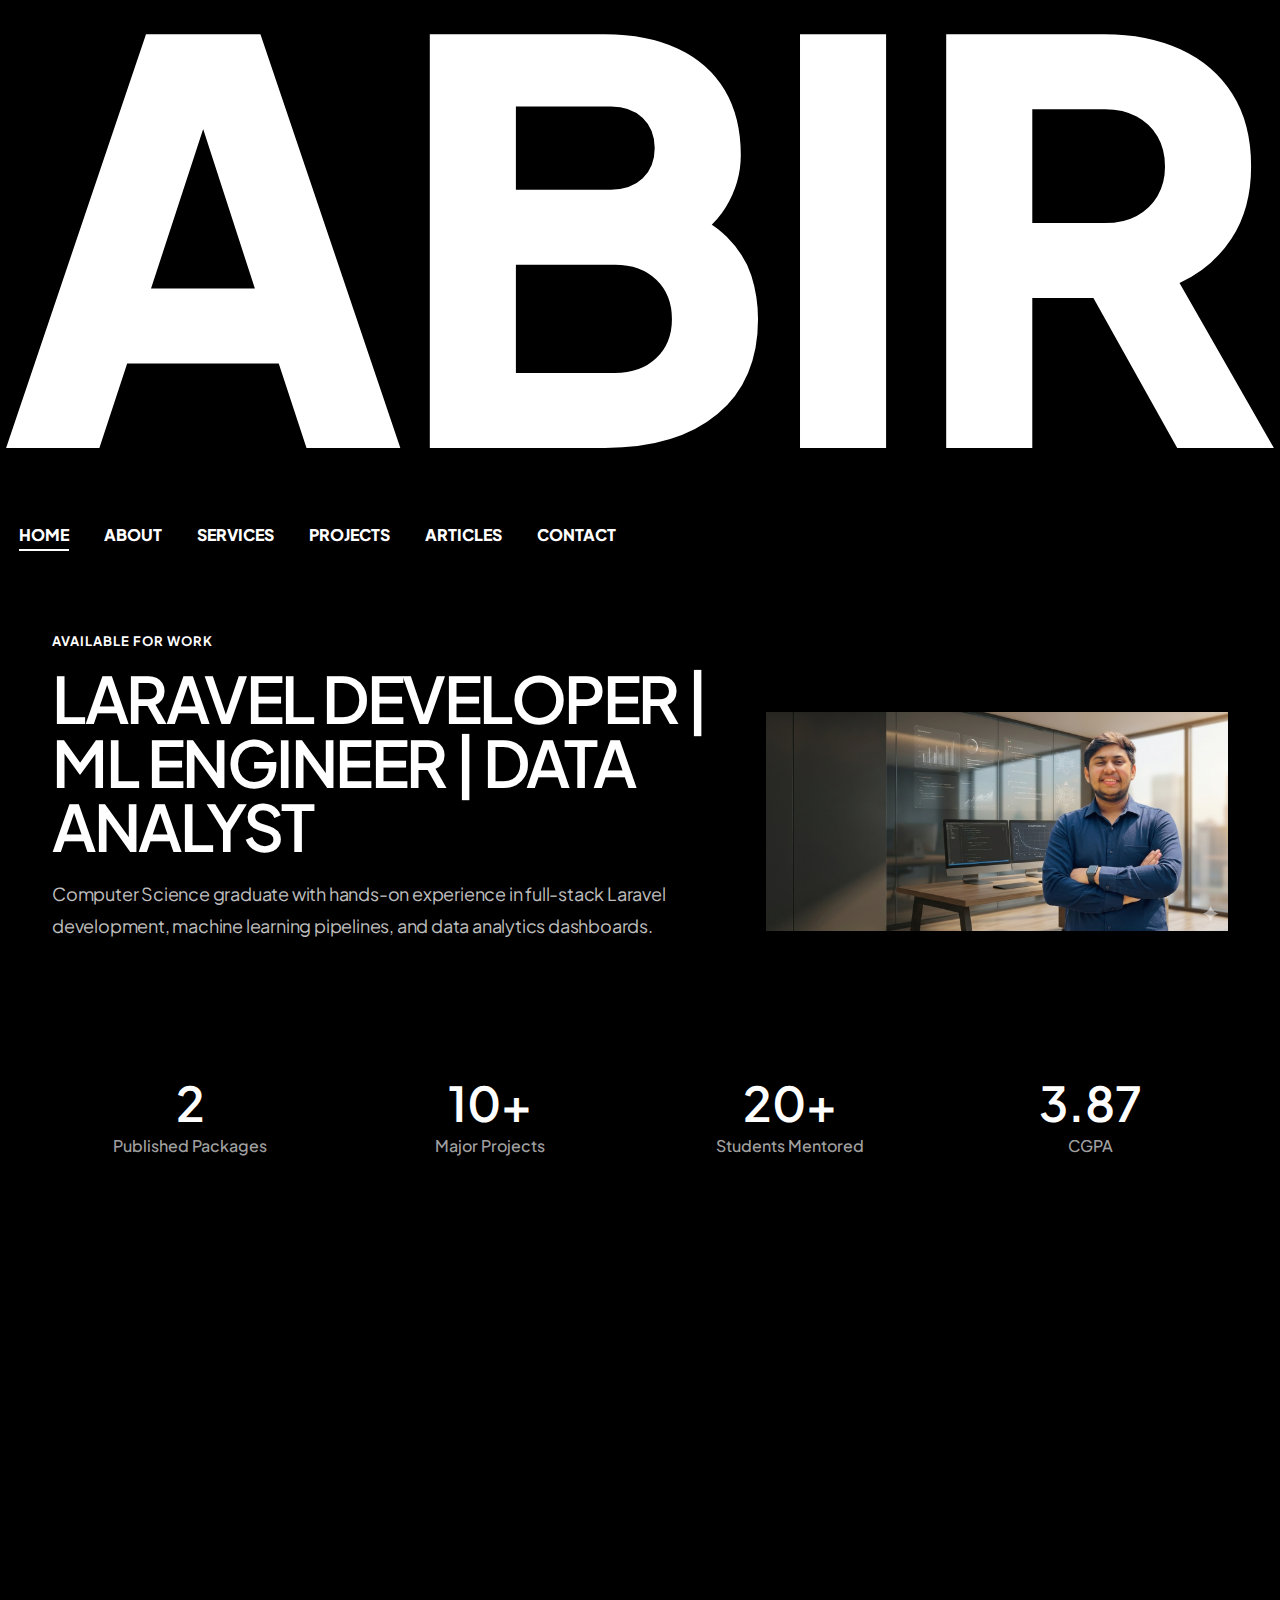
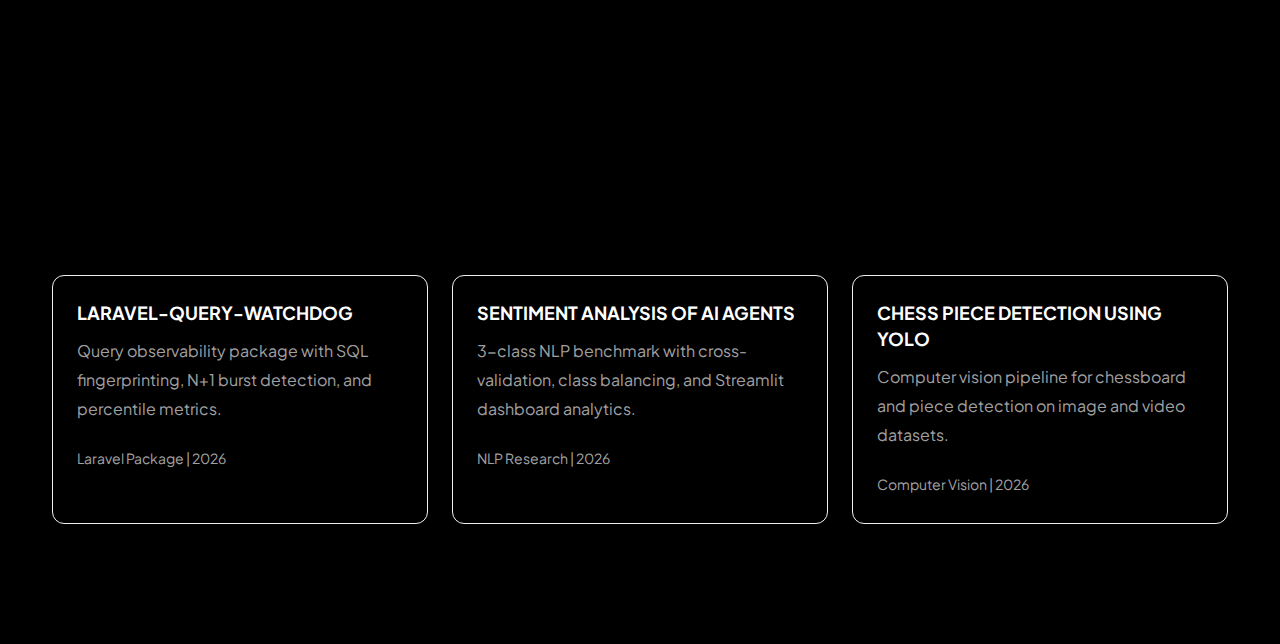
<file: index.html>
<!DOCTYPE html>
<html lang="en">
<head>
    <meta charset="utf-8">
    <meta name="viewport" content="width=device-width, initial-scale=1.0">
    <title>Md. Abir Hossain - Portfolio</title>
    <link rel="icon" href="favicon.svg" type="image/svg+xml">
    <link href="css/bootstrap.min.css" rel="stylesheet" type="text/css" id="bootstrap">
    <link href="css/plugins.css" rel="stylesheet" type="text/css">
    <link href="css/style.css" rel="stylesheet" type="text/css">
    <link href="css/coloring.css" rel="stylesheet" type="text/css">
    <link id="colors" href="css/colors/scheme-01.css" rel="stylesheet" type="text/css">
</head>
<body class="dark-scheme">
<div id="wrapper">
    <div id="de-loader"></div>

    <div class="section-dark no-bottom no-top" id="content">
        <section class="no-top">
            <div class="text-fit-wrapper">
                <h1 class="text-fit wow">ABIR</h1>
                <div class="d-menu-1 wow" data-wow-delay=".3s">
                    <ul>
                        <li class="active"><a href="index.html">Home</a></li>
                        <li><a href="about.html">About</a></li>
                        <li><a href="services.html">Services</a></li>
                        <li><a href="works.html">Projects</a></li>
                        <li><a href="blog.html">Articles</a></li>
                        <li><a href="contact.html">Contact</a></li>
                    </ul>
                </div>
            </div>

            <div class="spacer-double"></div>

            <div class="container">
                <div class="row align-items-center g-4 gx-5">
                    <div class="col-lg-7">
                        <div class="subtitle wow fadeInUp" data-wow-delay=".2s">Available for Work</div>
                        <h1 class="lh-1 wow fadeInUp" data-wow-delay=".3s">Laravel Developer | ML Engineer | Data Analyst</h1>
                        <p class="lead wow fadeInUp" data-wow-delay=".4s">
                            Computer Science graduate with hands-on experience in full-stack Laravel development,
                            machine learning pipelines, and data analytics dashboards.
                        </p>
                        <div class="spacer-10"></div>
                        <a class="w-150px btn-line wow fadeIn" data-wow-delay=".5s" href="about.html">Read Profile</a>
                    </div>
                    <div class="col-lg-5">
                        <img src="profile.png" class="w-100 wow fadeInUp" data-wow-delay=".6s" alt="Profile image">
                    </div>
                </div>

                <div class="spacer-double"></div>

                <div class="row g-4">
                    <div class="col-md-3 col-6">
                        <div class="de_count text-center">
                            <h3 class="fs-48 mb-1">2</h3>
                            <div>Published Packages</div>
                        </div>
                    </div>
                    <div class="col-md-3 col-6">
                        <div class="de_count text-center">
                            <h3 class="fs-48 mb-1">10+</h3>
                            <div>Major Projects</div>
                        </div>
                    </div>
                    <div class="col-md-3 col-6">
                        <div class="de_count text-center">
                            <h3 class="fs-48 mb-1">20+</h3>
                            <div>Students Mentored</div>
                        </div>
                    </div>
                    <div class="col-md-3 col-6">
                        <div class="de_count text-center">
                            <h3 class="fs-48 mb-1">3.87</h3>
                            <div>CGPA</div>
                        </div>
                    </div>
                </div>
            </div>
        </section>

        <section class="no-top">
            <div class="container">
                <div class="row g-4 gx-5">
                    <div class="col-lg-2">
                        <div class="subtitle wow fadeInUp" data-wow-delay=".2s">About Me</div>
                    </div>
                    <div class="col-lg-10 wow fadeInUp" data-wow-delay=".3s">
                        <h2>I build practical software products from backend APIs to ML-driven tools.</h2>
                        <p>
                            My work combines secure web engineering, applied AI, and data-driven decision support.
                            I focus on building maintainable systems that ship quickly and scale with real usage.
                        </p>
                    </div>
                </div>
            </div>
        </section>

        <section class="no-top">
            <div class="container">
                <div class="row g-4 gx-5">
                    <div class="col-lg-2">
                        <div class="subtitle wow fadeInUp" data-wow-delay=".2s">Featured Projects</div>
                    </div>
                    <div class="col-lg-10 wow fadeInUp" data-wow-delay=".3s">
                        <h2>Selected work across Laravel engineering, AI/ML research, and analytics systems.</h2>
                    </div>
                </div>

                <div class="spacer-single"></div>

                <div class="row g-4">
                    <div class="col-lg-4">
                        <div class="p-4 border rounded-1 h-100">
                            <h4>laravel-query-watchdog</h4>
                            <p>Query observability package with SQL fingerprinting, N+1 burst detection, and percentile metrics.</p>
                            <small>Laravel Package | 2026</small>
                        </div>
                    </div>
                    <div class="col-lg-4">
                        <div class="p-4 border rounded-1 h-100">
                            <h4>Sentiment Analysis of AI Agents</h4>
                            <p>3-class NLP benchmark with cross-validation, class balancing, and Streamlit dashboard analytics.</p>
                            <small>NLP Research | 2026</small>
                        </div>
                    </div>
                    <div class="col-lg-4">
                        <div class="p-4 border rounded-1 h-100">
                            <h4>Chess Piece Detection using YOLO</h4>
                            <p>Computer vision pipeline for chessboard and piece detection on image and video datasets.</p>
                            <small>Computer Vision | 2026</small>
                        </div>
                    </div>
                </div>
            </div>
        </section>
    </div>
</div>

<script src="js/plugins.js"></script>
<script src="js/designesia.js"></script>
</body>
</html>
</file>
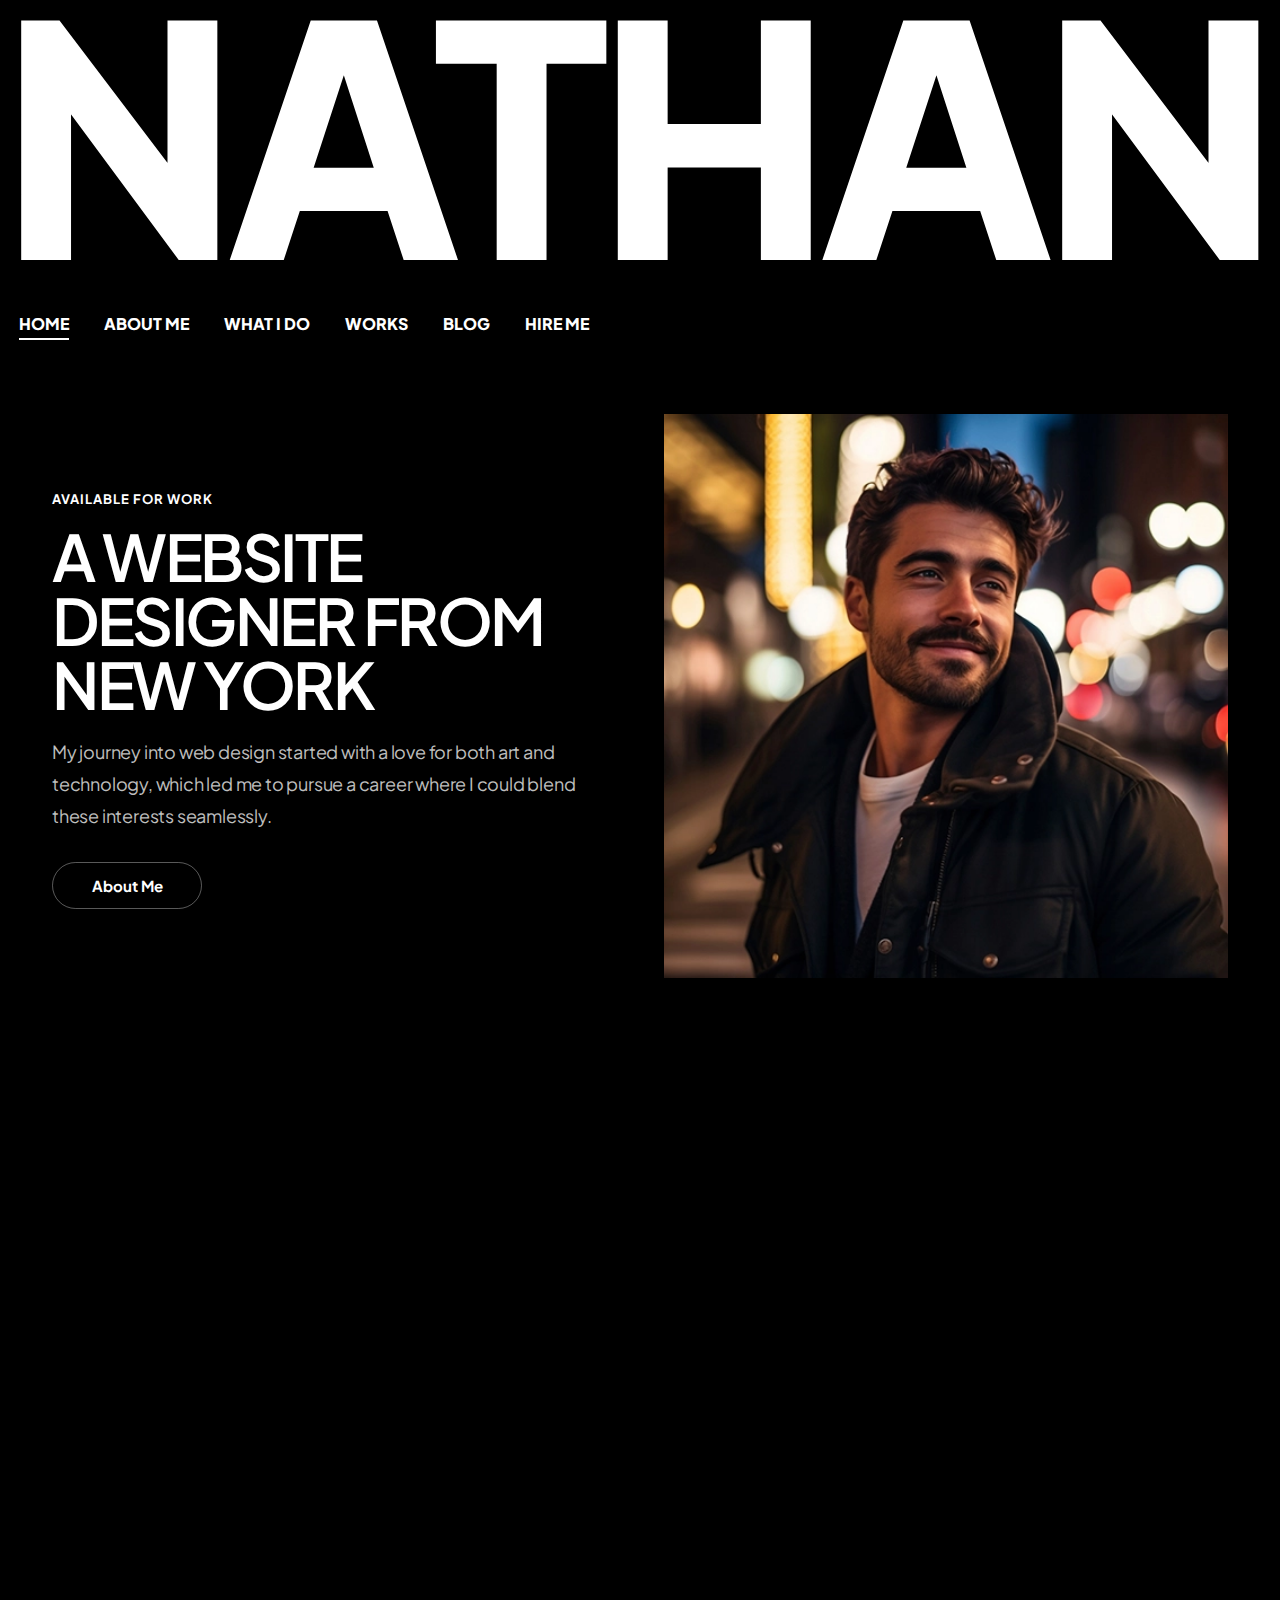
<file: nathan/index.html>
<!DOCTYPE html>
<html lang="en">


<!-- Mirrored from www.madebydesignesia.com/themes/nathan/index.html by HTTrack Website Copier/3.x [XR&CO'2014], Sat, 28 Feb 2026 09:48:56 GMT -->
<head>
    <title>Nathan — Personal Portfolio Website</title>
    <link rel="icon" href="images/icon.webp" type="image/gif" sizes="16x16">
    <meta content="text/html;charset=utf-8" http-equiv="Content-Type">
    <meta content="width=device-width, initial-scale=1.0" name="viewport" >
    <meta content="" name="description" >
    <meta content="" name="keywords" >
    <meta content="" name="author" >
    <!-- CSS Files
    ================================================== -->
    <link href="css/bootstrap.min.css" rel="stylesheet" type="text/css" id="bootstrap">
    <link href="css/plugins.css" rel="stylesheet" type="text/css" >
    <link href="css/style.css" rel="stylesheet" type="text/css" >
    <link href="css/coloring.css" rel="stylesheet" type="text/css" >
    <!-- color scheme -->
    <link id="colors" href="css/colors/scheme-01.css" rel="stylesheet" type="text/css" >

</head>

<body class="dark-scheme">
    <div id="wrapper">
        <div class="float-text show-on-scroll">
            <span><a href="#">Scroll to top</a></span>
        </div>
        <div class="scrollbar-v show-on-scroll"></div>
        
        <!-- page preloader begin -->
        <div id="de-loader"></div>
        <!-- page preloader close -->

        <!-- content begin -->
        <div class="section-dark no-bottom no-top" id="content">

            <div id="top"></div>

            <section class="no-top">

                <div class="text-fit-wrapper">
                    <h1 class="text-fit wow">NATHAN</h1>
                    <div class="d-menu-1 wow" data-wow-delay=".3s">
                        <ul>
                            <li class="active"><a href="index.html">Home</a></li>
                            <li><a href="about.html">About Me</a></li>
                            <li><a href="services.html">What I Do</a></li>
                            <li><a href="works.html">Works</a></li>
                            <li><a href="blog.html">Blog</a></li>
                            <li><a href="contact.html">Hire Me</a></li>
                        </ul>
                    </div>
                </div>


                <div class="spacer-double"></div>

                <div class="container">
                    <div class="spacer-double d-lg-none d-sm-block"></div>
                    <div class="row align-items-center g-4 gx-5">
                        <div class="col-lg-6">
                            <div class="relative">
                                <div class="subtitle wow fadeInUp" data-wow-delay=".3s">Available for Work</div>
                                <h1 class="lh-1 wow fadeInUp" data-wow-delay=".4s">A Website Designer from New York</h1>
                            </div>
                            <p class="lead wow fadeInUp" data-wow-delay=".5s">
                                My journey into web design started with a love for both art and technology, which led me to pursue a career where I could blend these interests seamlessly. 
                            </p>

                            <div class="spacer-10"></div>
                            
                            <a class="w-150px btn-line wow fadeIn" data-wow-delay=".6s" href="about.html">About Me</a>

                        </div>

                        <div class="col-lg-6">
                            <img src="images/misc/1.webp" class="w-100 wow fadeInUp" data-wow-delay=".6s" alt="">
                        </div>
                    </div>

                    <div class="spacer-double"></div>

                    <div class="row g-4">
                        <div class="col-md-3 col-sm-6 mb-sm-30">
                            <div class="de_count text-center fs-15 wow fadeInRight" data-wow-delay=".0s">
                                <h3 class="fs-48 mb-1"><span class="timer" data-to="8240" data-speed="3000">0</span></h3>
                                <div class="fs-15">Hours of Works</div>
                            </div>
                        </div>
                        <div class="col-md-3 col-sm-6 mb-sm-30">
                            <div class="de_count text-center fs-15 wow fadeInRight" data-wow-delay=".2s">
                                <h3 class="fs-48 mb-1"><span class="timer" data-to="315" data-speed="3000">0</span></h3>
                                <div class="fs-15">Projects Done</div>
                            </div>
                        </div>
                        <div class="col-md-3 col-sm-6 mb-sm-30">
                            <div class="de_count text-center fs-15 wow fadeInRight" data-wow-delay=".4s">
                                <h3 class="fs-48 mb-1"><span class="timer" data-to="250" data-speed="3000">0</span></h3>
                                <div class="fs-15">Satisfied Customers</div>
                            </div>
                        </div>
                        <div class="col-md-3 col-sm-6 mb-sm-30">
                            <div class="de_count text-center fs-15 wow fadeInRight" data-wow-delay=".6s">
                                <h3 class="fs-48 mb-1"><span class="timer" data-to="32" data-speed="3000">0</span></h3>
                                <div class="fs-15">Awards Winning</div>
                            </div>
                        </div>
                    </div>
                </div>
            </section>

            <section class="no-top">
                <div class="container">
                    <div class="row">
                        <div class="col-lg-2">
                            <div class="subtitle wow fadeInUp" data-wow-delay=".3s">About Me</div>
                        </div>
                        <div class="col-lg-10">                            
                            <h2 class="lh-1  wow fadeInUp" data-wow-delay=".4s">Transforming your vision into a dynamic web experience through meticulously crafted designs, intuitive user interfaces, and robust functionality.</h2>
                            <div class="row g-4 wow fadeInUp" data-wow-delay=".5s">
                                <div class="col-sm-6">
                                    <p>Hi there! I’m Nathan, a web designer with a passion for creating exceptional digital experiences. With over 15 years in the industry, I have skills in designing websites that are not only visually appealing but also functional and user-friendly.</p>
                                </div>

                                <div class="col-sm-6">
                                    <p>I specialize in crafting bespoke websites using the latest technologies and design trends, including HTML5, CSS3, JavaScript, and popular content management systems like WordPress, Joomla, and Shopify.</p>
                                </div>
                            </div>

                        </div>
                    </div>
                </div>
            </section>

            <section class="no-top">
                <div class="container">
                    <div class="row g-5">
                        <div class="col-lg-4  wow fadeInRight" data-wow-delay=".3s">
                            <div class="p-3 h-100 d-lg-block d-sm-none text-light jarallax">
                                <img src="images/misc/2.webp" class="jarallax-img" alt="">
                                <h3 class="abs-centered m-0">What I Do</h3>
                            </div>
                            <div class="subtitle d-lg-none d-sm-block">What I Do</div>
                        </div>
                        <div class="col-lg-8">                            
                            <div class="row g-4">
                                <div class="col-lg-6 col-sm-6 wow fadeInRight" data-wow-delay=".4s">
                                    <div class="relative">
                                        <h4>Custom Website Design</h4>
                                        <p>Tailored websites to match your brand's unique identity and goals.</p>
                                    </div>
                                </div>

                                <div class="col-lg-6 col-sm-6 wow fadeInRight" data-wow-delay=".5s">
                                    <div class="relative">
                                        <h4>E-commerce Website</h4>
                                        <p>Creating user-friendly online stores with secure payment gateways.</p>
                                    </div>
                                </div>

                                <div class="col-lg-6 col-sm-6 wow fadeInRight" data-wow-delay=".6s">
                                    <div class="relative">
                                        <h4>Landing Page Design</h4>
                                        <p>High-conversion landing pages for specific marketing campaigns.</p>
                                    </div>
                                </div>

                                <div class="col-lg-6 col-sm-6 wow fadeInRight" data-wow-delay=".7s">
                                    <div class="relative">
                                        <h4>Front-end Development</h4>
                                        <p>Implementing designs with clean and efficient code using HTML, CSS, JS.</p>
                                    </div>
                                </div>

                                <div class="col-lg-6 col-sm-6 wow fadeInRight" data-wow-delay=".8s">
                                    <div class="relative">
                                        <h4>Back-end Development</h4>
                                        <p>Building robust back-end systems using technologies like PHP and databases.</p>
                                    </div>
                                </div>

                                <div class="col-lg-6 col-sm-6 wow fadeInRight" data-wow-delay=".9s">
                                    <div class="relative">
                                        <h4>Content Management System</h4>
                                        <p>Integrating and customizing CMS platforms for easy content management.</p>
                                    </div>
                                </div>
                            </div> 
                        </div>
                    </div>
                </div>
            </section>


            <section class="no-top">
                <div class="container">
                    <div class="row g-4 gx-5">
                        <div class="col-lg-2">
                            <div class="subtitle ms-3 wow fadeInUp" data-wow-delay=".3s">Works</div>
                        </div>
                        <div class="col-lg-10 wow fadeInUp" data-wow-delay=".4s">                            
                             <h2>Explore the projects below to see how I bring ideas to life through thoughtful design and meticulous execution.</h2>
                        </div>
                    </div>

                    <div class="spacer-single"></div>
                </div>

                <div class="container">
                    <div class="row g-4 wow fadeInRight" data-wow-delay=".5s">
                        <div class="col-lg-4">
                            <div class="hover relative overflow-hidden text-light">  
                              <a href="work-single.html" class="overflow-hidden d-block relative">
                                <h2 class="fs-40 abs-centered z-index-1 hover-op-0">Adidas</h2>
                                <img src="images/works/1.webp" class="img-fluid hover-scale-1-2" alt="">

                                <div class="absolute bottom-0 w-100 p-4 d-flex text-white justify-content-between">
                                    <div class="d-tag-s2">E-COMMERCE WEBSITE</div>
                                    <div class="fw-bold">2024</div>
                                </div>
                              </a>
                            </div>
                        </div>

                        <div class="col-lg-4">
                            <div class="hover relative overflow-hidden text-light">  
                              <a href="work-single.html" class="overflow-hidden d-block relative">
                                <h2 class="fs-40 abs-centered z-index-1 hover-op-0">WWF</h2>
                                <img src="images/works/2.webp" class="img-fluid hover-scale-1-2" alt="">

                                <div class="absolute bottom-0 w-100 p-4 d-flex text-white justify-content-between">
                                    <div class="d-tag-s2">CUSTOM WEBSITE DESIGN</div>
                                    <div class="fw-bold">2023</div>
                                </div>
                              </a>
                            </div>
                        </div>

                        <div class="col-lg-4">
                            <div class="hover relative overflow-hidden text-light">  
                              <a href="work-single.html" class="overflow-hidden d-block relative">
                                <h2 class="fs-40 abs-centered z-index-1 hover-op-0">Honda</h2>
                                <img src="images/works/3.webp" class="img-fluid hover-scale-1-2" alt="">

                                <div class="absolute bottom-0 w-100 p-4 d-flex text-white justify-content-between">
                                    <div class="d-tag-s2">FRONT-END DEVELOPMENT</div>
                                    <div class="fw-bold">2022</div>
                                </div>
                              </a>
                            </div>
                        </div>
                    </div>
                </div>
            </section>
            
            <section class="text-light no-top">
                <div class="wow fadeInRight d-flex">
                  <div class="de-marquee-list wow">
                    <div class="d-item">
                      <span class="d-item-txt">CUSTOM WEBSITE DESIGN</span>
                      <span class="d-item-txt">E-COMMERCE WEBSITE</span>
                      <span class="d-item-txt">LANDING PAGE DESIGN</span>
                      <span class="d-item-txt">FRONT-END DEVELOPMENT</span>
                      <span class="d-item-txt">BACK-END DEVELOPMENT</span>
                      <span class="d-item-txt">CONTENT MANAGEMENT SYSTEM</span>
                     </div>
                  </div>
                </div>
            </section>

            <section class="no-top">
                <div class="container">
                    <div class="row g-5">
                        <div class="col-lg-2">
                            <div class="subtitle ms-3 wow fadeInUp" data-wow-delay=".3s">From the Blog</div>
                        </div>
                        <div class="col-lg-10 wow fadeInUp" data-wow-delay=".4s">                            
                            <div class="row g-4">

                                <div class="col-lg-6">
                                    <div class="relative">
                                        <div class="row g-4 align-items-center">
                                            <div class="col-sm-3">
                                                <div class="post-image">
                                                    <img alt="" src="images/blog/1.webp" class="lazy">
                                                </div>
                                            </div>

                                            <div class="col-sm-9">
                                                <div class="mb-2">
                                                    <div class="d-inline fs-14 fw-bold me-3"><i class="icofont-tag text-white me-2"></i>Tips &amp; Tricks</div>
                                                    <div class="d-inline fs-14 fw-600"><i class="icofont-ui-calendar text-white me-2"></i>18 Mar 2025</div>
                                                </div>
                                                <h4><a href="blog-single.html">Mastering Modern Web Design: Trends and Techniques for 2024</a></h4>
                                            </div>
                                        </div>
                                    </div>
                                </div>

                                <div class="col-lg-6">
                                    <div class="relative">
                                        <div class="row g-4 align-items-center">
                                            <div class="col-sm-3">
                                                <div class="post-image">
                                                    <img alt="" src="images/blog/2.webp" class="lazy">
                                                </div>
                                            </div>

                                            <div class="col-sm-9">
                                                <div class="mb-2">
                                                    <div class="d-inline fs-14 fw-bold me-3"><i class="icofont-tag text-white me-2"></i>Tips &amp; Tricks</div>
                                                    <div class="d-inline fs-14 fw-600"><i class="icofont-ui-calendar text-white me-2"></i>18 Mar 2025</div>
                                                </div>
                                                <h4><a href="blog-single.html">The Art of User Experience: Designing Websites That Delight</a></h4>
                                            </div>
                                        </div>
                                    </div>
                                </div>

                                <div class="col-lg-6">
                                    <div class="relative">
                                        <div class="row g-4 align-items-center">
                                            <div class="col-sm-3">
                                                <div class="post-image">
                                                    <img alt="" src="images/blog/3.webp" class="lazy">
                                                </div>
                                            </div>

                                            <div class="col-sm-9">
                                                <div class="mb-2">
                                                    <div class="d-inline fs-14 fw-bold me-3"><i class="icofont-tag text-white me-2"></i>Tips &amp; Tricks</div>
                                                    <div class="d-inline fs-14 fw-600"><i class="icofont-ui-calendar text-white me-2"></i>18 Mar 2025</div>
                                                </div>
                                                <h4><a href="blog-single.html">Responsive Design Best Practices: Making Your Website Mobile-Friendly</a></h4>
                                            </div>
                                        </div>
                                    </div>
                                </div>

                                <div class="col-lg-6">
                                    <div class="relative">
                                        <div class="row g-4 align-items-center">
                                            <div class="col-sm-3">
                                                <div class="post-image">
                                                    <img alt="" src="images/blog/4.webp" class="lazy">
                                                </div>
                                            </div>

                                            <div class="col-sm-9">
                                                <div class="mb-2">
                                                    <div class="d-inline fs-14 fw-bold me-3"><i class="icofont-tag text-white me-2"></i>Tips &amp; Tricks</div>
                                                    <div class="d-inline fs-14 fw-600"><i class="icofont-ui-calendar text-white me-2"></i>18 Mar 2025</div>
                                                </div>
                                                <h4><a href="blog-single.html">Typography in Web Design: Choosing Fonts That Make an Impact</a></h4>
                                            </div>
                                        </div>
                                    </div>
                                </div>

                                <div class="col-lg-6">
                                    <div class="relative">
                                        <div class="row g-4 align-items-center">
                                            <div class="col-sm-3">
                                                <div class="post-image">
                                                    <img alt="" src="images/blog/5.webp" class="lazy">
                                                </div>
                                            </div>

                                            <div class="col-sm-9">
                                                <div class="mb-2">
                                                    <div class="d-inline fs-14 fw-bold me-3"><i class="icofont-tag text-white me-2"></i>Tips &amp; Tricks</div>
                                                    <div class="d-inline fs-14 fw-600"><i class="icofont-ui-calendar text-white me-2"></i>18 Mar 2025</div>
                                                </div>
                                                <h4><a href="blog-single.html">Web Design Mistakes to Avoid: Common Pitfalls and How to Fix Them</a></h4>
                                            </div>
                                        </div>
                                    </div>
                                </div>

                                <div class="col-lg-6">
                                    <div class="relative">
                                        <div class="row g-4 align-items-center">
                                            <div class="col-sm-3">
                                                <div class="post-image">
                                                    <img alt="" src="images/blog/6.webp" class="lazy">
                                                </div>
                                            </div>

                                            <div class="col-sm-9">
                                                <div class="mb-2">
                                                    <div class="d-inline fs-14 fw-bold me-3"><i class="icofont-tag text-white me-2"></i>Tips &amp; Tricks</div>
                                                    <div class="d-inline fs-14 fw-600"><i class="icofont-ui-calendar text-white me-2"></i>18 Mar 2025</div>
                                                </div>
                                                <h4><a href="blog-single.html">Creating Accessible Websites: Why Inclusive Design Matters</a></h4>
                                            </div>
                                        </div>
                                    </div>
                                </div>
                                
                            </div> 
                        </div>
                    </div>
                </div>
            </section>

        </div>
        <!-- content close -->
        
        <!-- footer begin -->
        <footer>
            <div class="container-fluid">
                <div class="px-2">
                    <div class="row g-4 align-items-center">
                        <div class="col-lg-6">
                            <div class="d-menu-1 wow" data-wow-delay=".3s">
                                <ul>
                                    <li><a href="#">Facebook</a></li>
                                    <li><a href="#">Twitter</a></li>
                                    <li><a href="#">Instagram</a></li>
                                </ul>

                                <p class="no-bottom">All Right Reserved<br>Template By Designesia</p>

                            </div>
                        </div>

                        <div class="col-lg-6 text-lg-end">
                            <a href="contact.html">
                                <h2 class="fs-84 fw-800 pe-3 shuffle wow fadeInLeft" data-wow-delay=".3s">Let's Talk</h2>
                            </a>
                        </div>
                    </div>
                </div>
            </div>
        </footer>
        <!-- footer close -->
    </div>

    <div id="buy-now" class="show-on-scroll">
        <a class="btn-buy" href="https://themeforest.net/cart/configure_before_adding/52509276" target="_blank">Buy on <img src="demo/envato.png" class="" alt=""></a>
    </div>
    
    <!-- Javascript Files
    ================================================== -->
    <script src="js/plugins.js"></script>
    <script src="js/designesia.js"></script>
    <script src="js/custom-marquee.js"></script>

</body>

<!-- Mirrored from www.madebydesignesia.com/themes/nathan/index.html by HTTrack Website Copier/3.x [XR&CO'2014], Sat, 28 Feb 2026 09:49:03 GMT -->
</html>
</file>
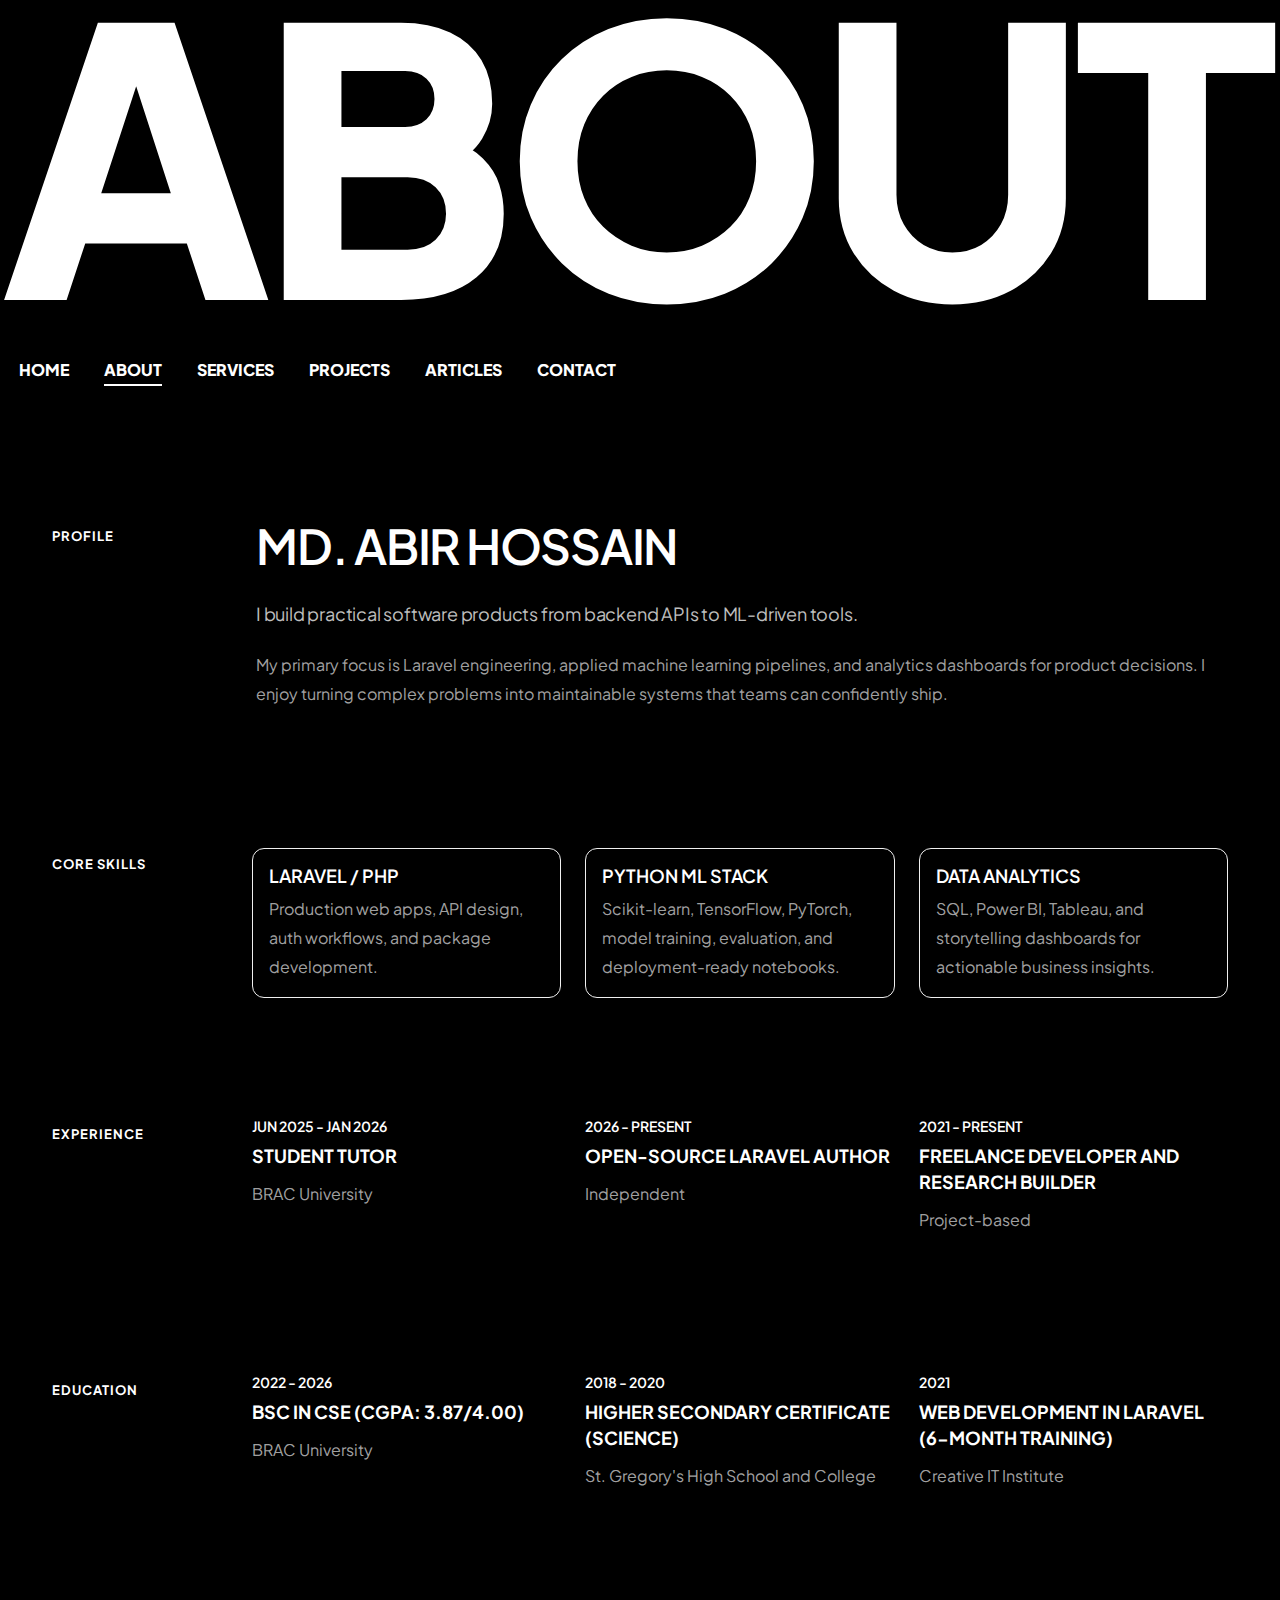
<file: about.html>
<!DOCTYPE html>
<html lang="en">
<head>
    <meta charset="utf-8">
    <meta name="viewport" content="width=device-width, initial-scale=1.0">
    <title>Md. Abir Hossain - About</title>
    <link rel="icon" href="images/icon.webp" type="image/gif" sizes="16x16">
    <link href="css/bootstrap.min.css" rel="stylesheet" type="text/css" id="bootstrap">
    <link href="css/plugins.css" rel="stylesheet" type="text/css">
    <link href="css/style.css" rel="stylesheet" type="text/css">
    <link href="css/coloring.css" rel="stylesheet" type="text/css">
    <link id="colors" href="css/colors/scheme-01.css" rel="stylesheet" type="text/css">
</head>
<body class="dark-scheme">
<div id="wrapper">
    <div id="de-loader"></div>
    <div class="section-dark no-bottom no-top" id="content">
        <section class="no-top">
            <div class="text-fit-wrapper">
                <h1 class="text-fit wow">About</h1>
                <div class="d-menu-1 wow" data-wow-delay=".3s">
                    <ul>
                        <li><a href="index.html">Home</a></li>
                        <li class="active"><a href="about.html">About</a></li>
                        <li><a href="services.html">Services</a></li>
                        <li><a href="works.html">Projects</a></li>
                        <li><a href="blog.html">Articles</a></li>
                        <li><a href="contact.html">Contact</a></li>
                    </ul>
                </div>
            </div>
        </section>

        <section class="no-top">
            <div class="container">
                <div class="row g-4 gx-5">
                    <div class="col-lg-2"><div class="subtitle">Profile</div></div>
                    <div class="col-lg-10">
                        <h2>Md. Abir Hossain</h2>
                        <p class="lead">I build practical software products from backend APIs to ML-driven tools.</p>
                        <p>My primary focus is Laravel engineering, applied machine learning pipelines, and analytics dashboards for product decisions. I enjoy turning complex problems into maintainable systems that teams can confidently ship.</p>
                    </div>
                </div>
            </div>
        </section>

        <section class="no-top">
            <div class="container">
                <div class="row g-4">
                    <div class="col-lg-2"><div class="subtitle">Core Skills</div></div>
                    <div class="col-lg-10">
                        <div class="row g-4">
                            <div class="col-md-4"><div class="p-3 border rounded-1 h-100"><h5>Laravel / PHP</h5><p class="mb-0">Production web apps, API design, auth workflows, and package development.</p></div></div>
                            <div class="col-md-4"><div class="p-3 border rounded-1 h-100"><h5>Python ML Stack</h5><p class="mb-0">Scikit-learn, TensorFlow, PyTorch, model training, evaluation, and deployment-ready notebooks.</p></div></div>
                            <div class="col-md-4"><div class="p-3 border rounded-1 h-100"><h5>Data Analytics</h5><p class="mb-0">SQL, Power BI, Tableau, and storytelling dashboards for actionable business insights.</p></div></div>
                        </div>
                    </div>
                </div>
            </div>
        </section>

        <section class="no-top">
            <div class="container">
                <div class="row g-4">
                    <div class="col-lg-2"><div class="subtitle">Experience</div></div>
                    <div class="col-lg-10">
                        <div class="row g-4">
                            <div class="col-md-4"><h6>Jun 2025 - Jan 2026</h6><h4>Student Tutor</h4><p>BRAC University</p></div>
                            <div class="col-md-4"><h6>2026 - Present</h6><h4>Open-Source Laravel Author</h4><p>Independent</p></div>
                            <div class="col-md-4"><h6>2021 - Present</h6><h4>Freelance Developer and Research Builder</h4><p>Project-based</p></div>
                        </div>
                    </div>
                </div>
            </div>
        </section>

        <section class="no-top">
            <div class="container">
                <div class="row g-4">
                    <div class="col-lg-2"><div class="subtitle">Education</div></div>
                    <div class="col-lg-10">
                        <div class="row g-4">
                            <div class="col-md-4"><h6>2022 - 2026</h6><h4>BSc in CSE (CGPA: 3.87/4.00)</h4><p>BRAC University</p></div>
                            <div class="col-md-4"><h6>2018 - 2020</h6><h4>Higher Secondary Certificate (Science)</h4><p>St. Gregory's High School and College</p></div>
                            <div class="col-md-4"><h6>2021</h6><h4>Web Development in Laravel (6-Month Training)</h4><p>Creative IT Institute</p></div>
                        </div>
                    </div>
                </div>
            </div>
        </section>
    </div>
</div>
<script src="js/plugins.js"></script>
<script src="js/designesia.js"></script>
</body>
</html>
</file>
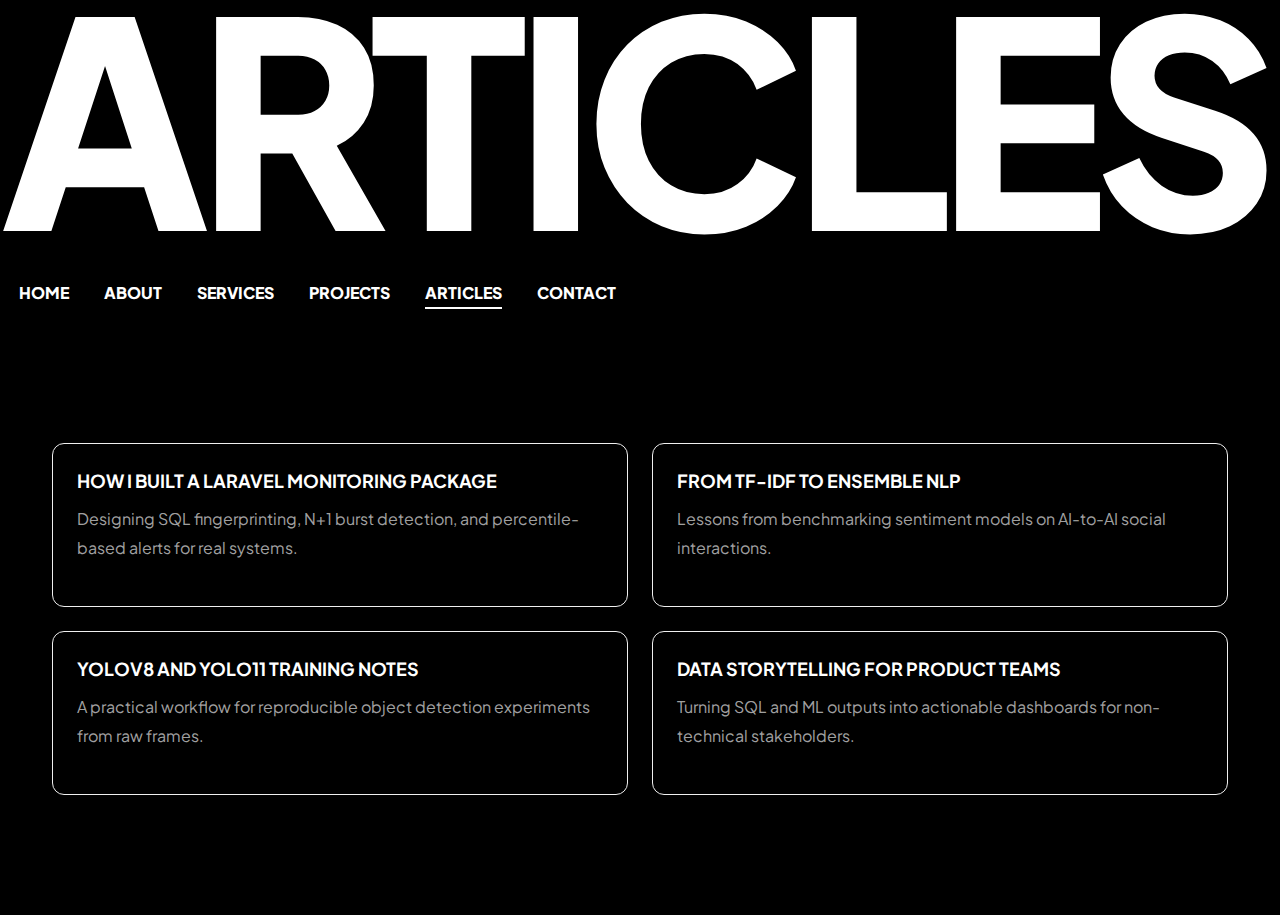
<file: blog.html>
<!DOCTYPE html>
<html lang="en">
<head>
    <meta charset="utf-8">
    <meta name="viewport" content="width=device-width, initial-scale=1.0">
    <title>Md. Abir Hossain - Articles</title>
    <link rel="icon" href="favicon.svg" type="image/svg+xml">
    <link href="css/bootstrap.min.css" rel="stylesheet" type="text/css" id="bootstrap">
    <link href="css/plugins.css" rel="stylesheet" type="text/css">
    <link href="css/style.css" rel="stylesheet" type="text/css">
    <link href="css/coloring.css" rel="stylesheet" type="text/css">
    <link id="colors" href="css/colors/scheme-01.css" rel="stylesheet" type="text/css">
</head>
<body class="dark-scheme">
<div id="wrapper">
    <div id="de-loader"></div>
    <div class="section-dark no-bottom no-top" id="content">
        <section class="no-top">
            <div class="text-fit-wrapper">
                <h1 class="text-fit wow">Articles</h1>
                <div class="d-menu-1 wow" data-wow-delay=".3s">
                    <ul>
                        <li><a href="index.html">Home</a></li>
                        <li><a href="about.html">About</a></li>
                        <li><a href="services.html">Services</a></li>
                        <li><a href="works.html">Projects</a></li>
                        <li class="active"><a href="blog.html">Articles</a></li>
                        <li><a href="contact.html">Contact</a></li>
                    </ul>
                </div>
            </div>
        </section>

        <section class="no-top">
            <div class="container">
                <div class="row g-4">
                    <div class="col-md-6"><div class="p-4 border rounded-1 h-100"><h4>How I Built a Laravel Monitoring Package</h4><p>Designing SQL fingerprinting, N+1 burst detection, and percentile-based alerts for real systems.</p></div></div>
                    <div class="col-md-6"><div class="p-4 border rounded-1 h-100"><h4>From TF-IDF to Ensemble NLP</h4><p>Lessons from benchmarking sentiment models on AI-to-AI social interactions.</p></div></div>
                    <div class="col-md-6"><div class="p-4 border rounded-1 h-100"><h4>YOLOv8 and YOLO11 Training Notes</h4><p>A practical workflow for reproducible object detection experiments from raw frames.</p></div></div>
                    <div class="col-md-6"><div class="p-4 border rounded-1 h-100"><h4>Data Storytelling for Product Teams</h4><p>Turning SQL and ML outputs into actionable dashboards for non-technical stakeholders.</p></div></div>
                </div>
            </div>
        </section>
    </div>
</div>
<script src="js/plugins.js"></script>
<script src="js/designesia.js"></script>
</body>
</html>
</file>
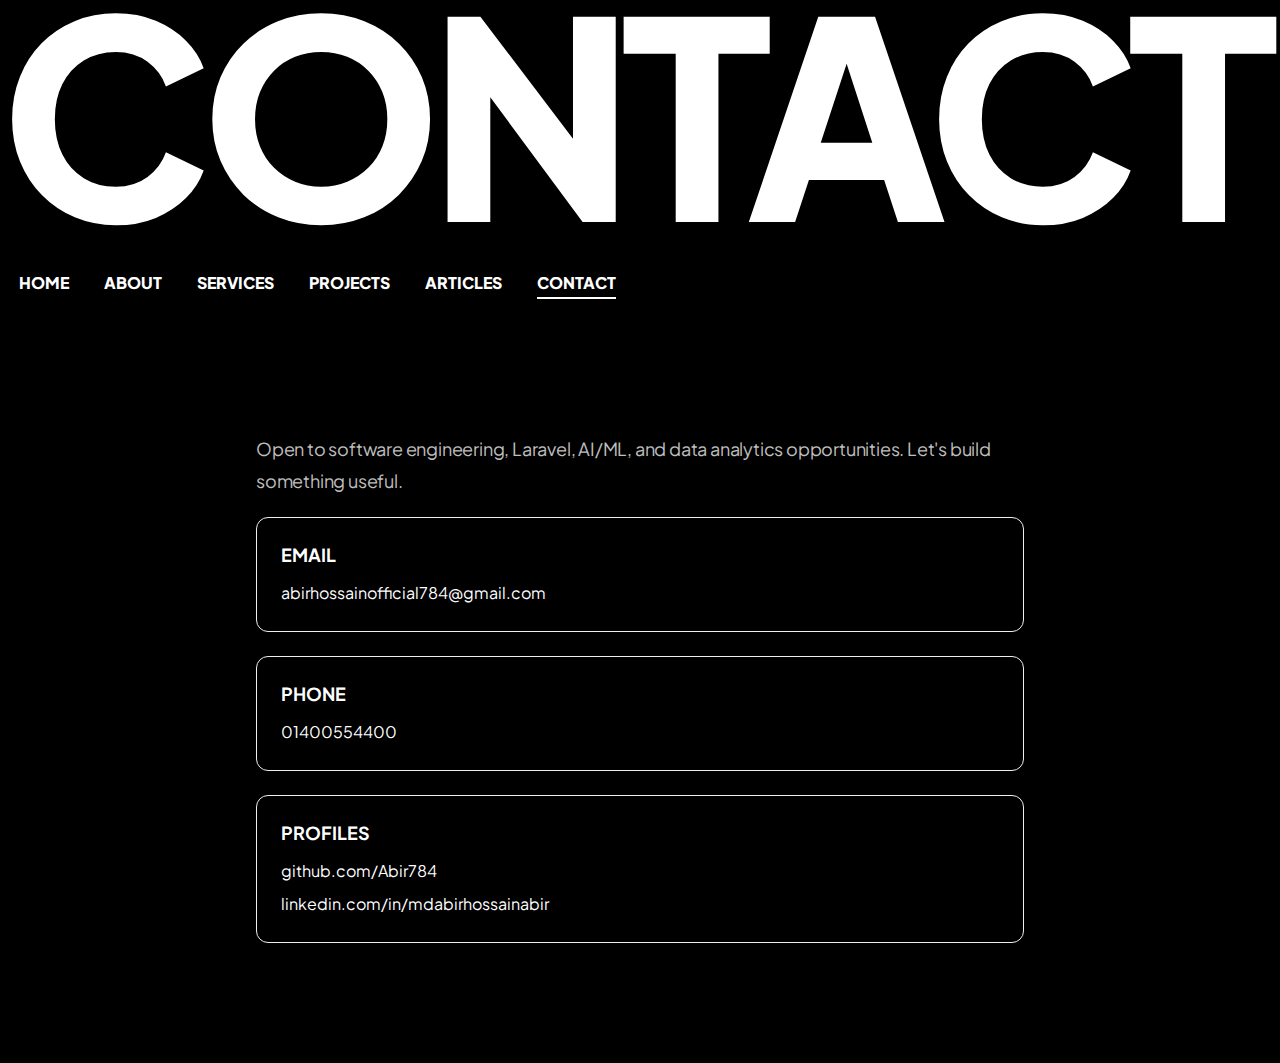
<file: contact.html>
<!DOCTYPE html>
<html lang="en">
<head>
    <meta charset="utf-8">
    <meta name="viewport" content="width=device-width, initial-scale=1.0">
    <title>Md. Abir Hossain - Contact</title>
    <link rel="icon" href="favicon.svg" type="image/svg+xml">
    <link href="css/bootstrap.min.css" rel="stylesheet" type="text/css" id="bootstrap">
    <link href="css/plugins.css" rel="stylesheet" type="text/css">
    <link href="css/style.css" rel="stylesheet" type="text/css">
    <link href="css/coloring.css" rel="stylesheet" type="text/css">
    <link id="colors" href="css/colors/scheme-01.css" rel="stylesheet" type="text/css">
</head>
<body class="dark-scheme">
<div id="wrapper">
    <div id="de-loader"></div>
    <div class="section-dark no-bottom no-top" id="content">
        <section class="no-top">
            <div class="text-fit-wrapper">
                <h1 class="text-fit wow">Contact</h1>
                <div class="d-menu-1 wow" data-wow-delay=".3s">
                    <ul>
                        <li><a href="index.html">Home</a></li>
                        <li><a href="about.html">About</a></li>
                        <li><a href="services.html">Services</a></li>
                        <li><a href="works.html">Projects</a></li>
                        <li><a href="blog.html">Articles</a></li>
                        <li class="active"><a href="contact.html">Contact</a></li>
                    </ul>
                </div>
            </div>
        </section>

        <section class="no-top">
            <div class="container">
                <div class="row g-4 gx-5">
                    <div class="col-lg-8 offset-lg-2">
                        <p class="lead">Open to software engineering, Laravel, AI/ML, and data analytics opportunities. Let's build something useful.</p>
                        <div class="p-4 border rounded-1 mb-4">
                            <h4>Email</h4>
                            <p class="mb-0"><a href="mailto:abirhossainofficial784@gmail.com">abirhossainofficial784@gmail.com</a></p>
                        </div>
                        <div class="p-4 border rounded-1 mb-4">
                            <h4>Phone</h4>
                            <p class="mb-0"><a href="tel:01400554400">01400554400</a></p>
                        </div>
                        <div class="p-4 border rounded-1">
                            <h4>Profiles</h4>
                            <p class="mb-1"><a href="https://github.com/Abir784" target="_blank" rel="noopener">github.com/Abir784</a></p>
                            <p class="mb-0"><a href="https://linkedin.com/in/mdabirhossainabir" target="_blank" rel="noopener">linkedin.com/in/mdabirhossainabir</a></p>
                        </div>
                    </div>
                </div>
            </div>
        </section>
    </div>
</div>
<script src="js/plugins.js"></script>
<script src="js/designesia.js"></script>
</body>
</html>
</file>
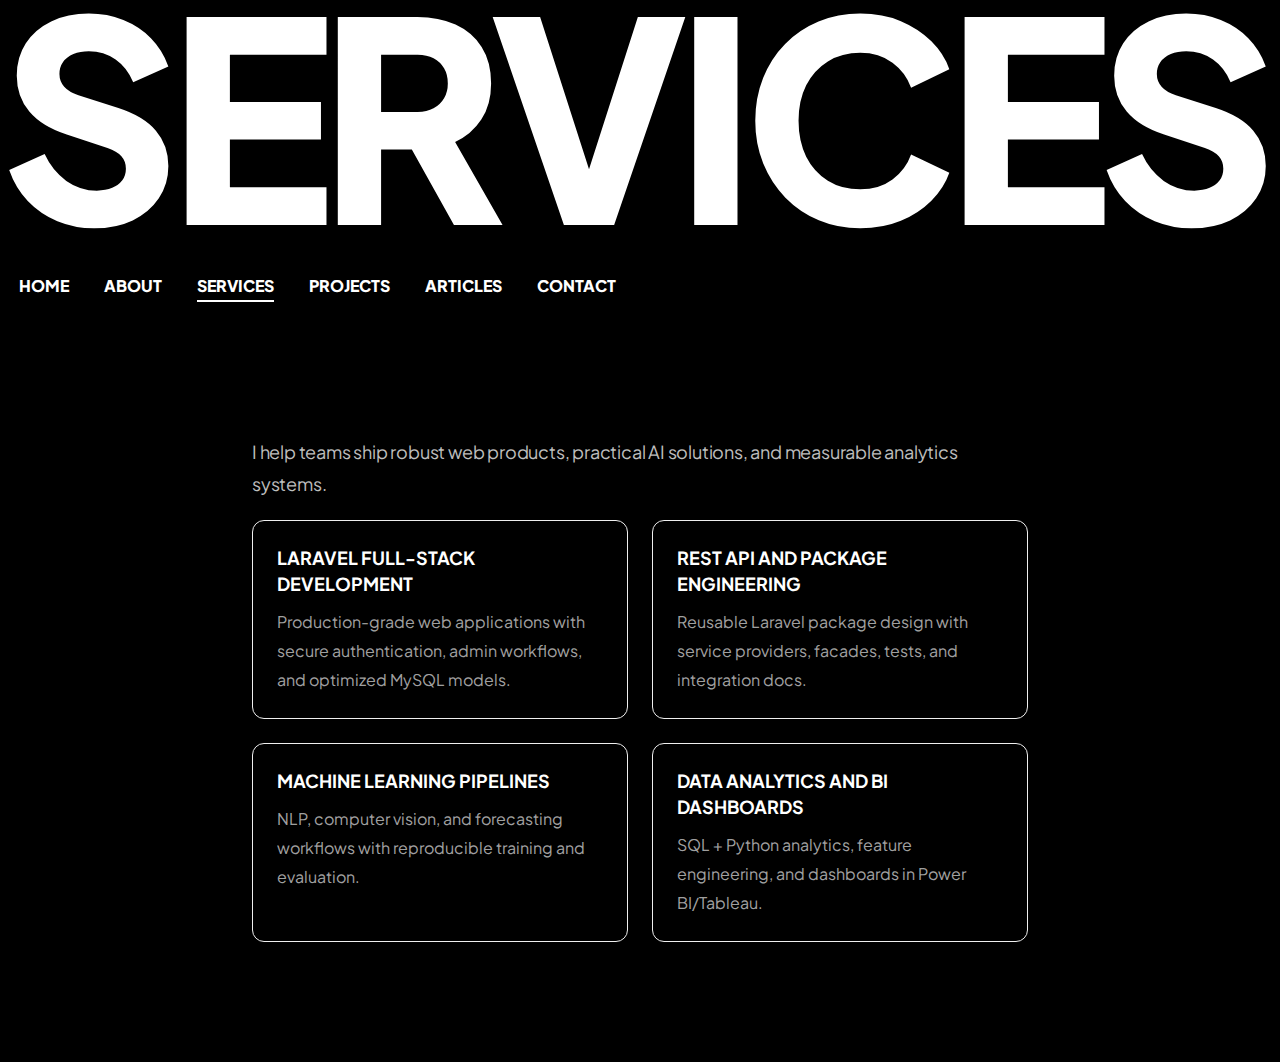
<file: services.html>
<!DOCTYPE html>
<html lang="en">
<head>
    <meta charset="utf-8">
    <meta name="viewport" content="width=device-width, initial-scale=1.0">
    <title>Md. Abir Hossain - Services</title>
    <link rel="icon" href="images/icon.webp" type="image/gif" sizes="16x16">
    <link href="css/bootstrap.min.css" rel="stylesheet" type="text/css" id="bootstrap">
    <link href="css/plugins.css" rel="stylesheet" type="text/css">
    <link href="css/style.css" rel="stylesheet" type="text/css">
    <link href="css/coloring.css" rel="stylesheet" type="text/css">
    <link id="colors" href="css/colors/scheme-01.css" rel="stylesheet" type="text/css">
</head>
<body class="dark-scheme">
<div id="wrapper">
    <div id="de-loader"></div>
    <div class="section-dark no-bottom no-top" id="content">
        <section class="no-top">
            <div class="text-fit-wrapper">
                <h1 class="text-fit wow">Services</h1>
                <div class="d-menu-1 wow" data-wow-delay=".3s">
                    <ul>
                        <li><a href="index.html">Home</a></li>
                        <li><a href="about.html">About</a></li>
                        <li class="active"><a href="services.html">Services</a></li>
                        <li><a href="works.html">Projects</a></li>
                        <li><a href="blog.html">Articles</a></li>
                        <li><a href="contact.html">Contact</a></li>
                    </ul>
                </div>
            </div>
        </section>

        <section class="no-top">
            <div class="container">
                <div class="row g-4">
                    <div class="col-lg-8 offset-lg-2">
                        <p class="lead">I help teams ship robust web products, practical AI solutions, and measurable analytics systems.</p>
                        <div class="row g-4">
                            <div class="col-md-6"><div class="p-4 border rounded-1 h-100"><h4>Laravel Full-Stack Development</h4><p class="mb-0">Production-grade web applications with secure authentication, admin workflows, and optimized MySQL models.</p></div></div>
                            <div class="col-md-6"><div class="p-4 border rounded-1 h-100"><h4>REST API and Package Engineering</h4><p class="mb-0">Reusable Laravel package design with service providers, facades, tests, and integration docs.</p></div></div>
                            <div class="col-md-6"><div class="p-4 border rounded-1 h-100"><h4>Machine Learning Pipelines</h4><p class="mb-0">NLP, computer vision, and forecasting workflows with reproducible training and evaluation.</p></div></div>
                            <div class="col-md-6"><div class="p-4 border rounded-1 h-100"><h4>Data Analytics and BI Dashboards</h4><p class="mb-0">SQL + Python analytics, feature engineering, and dashboards in Power BI/Tableau.</p></div></div>
                        </div>
                    </div>
                </div>
            </div>
        </section>
    </div>
</div>
<script src="js/plugins.js"></script>
<script src="js/designesia.js"></script>
</body>
</html>
</file>
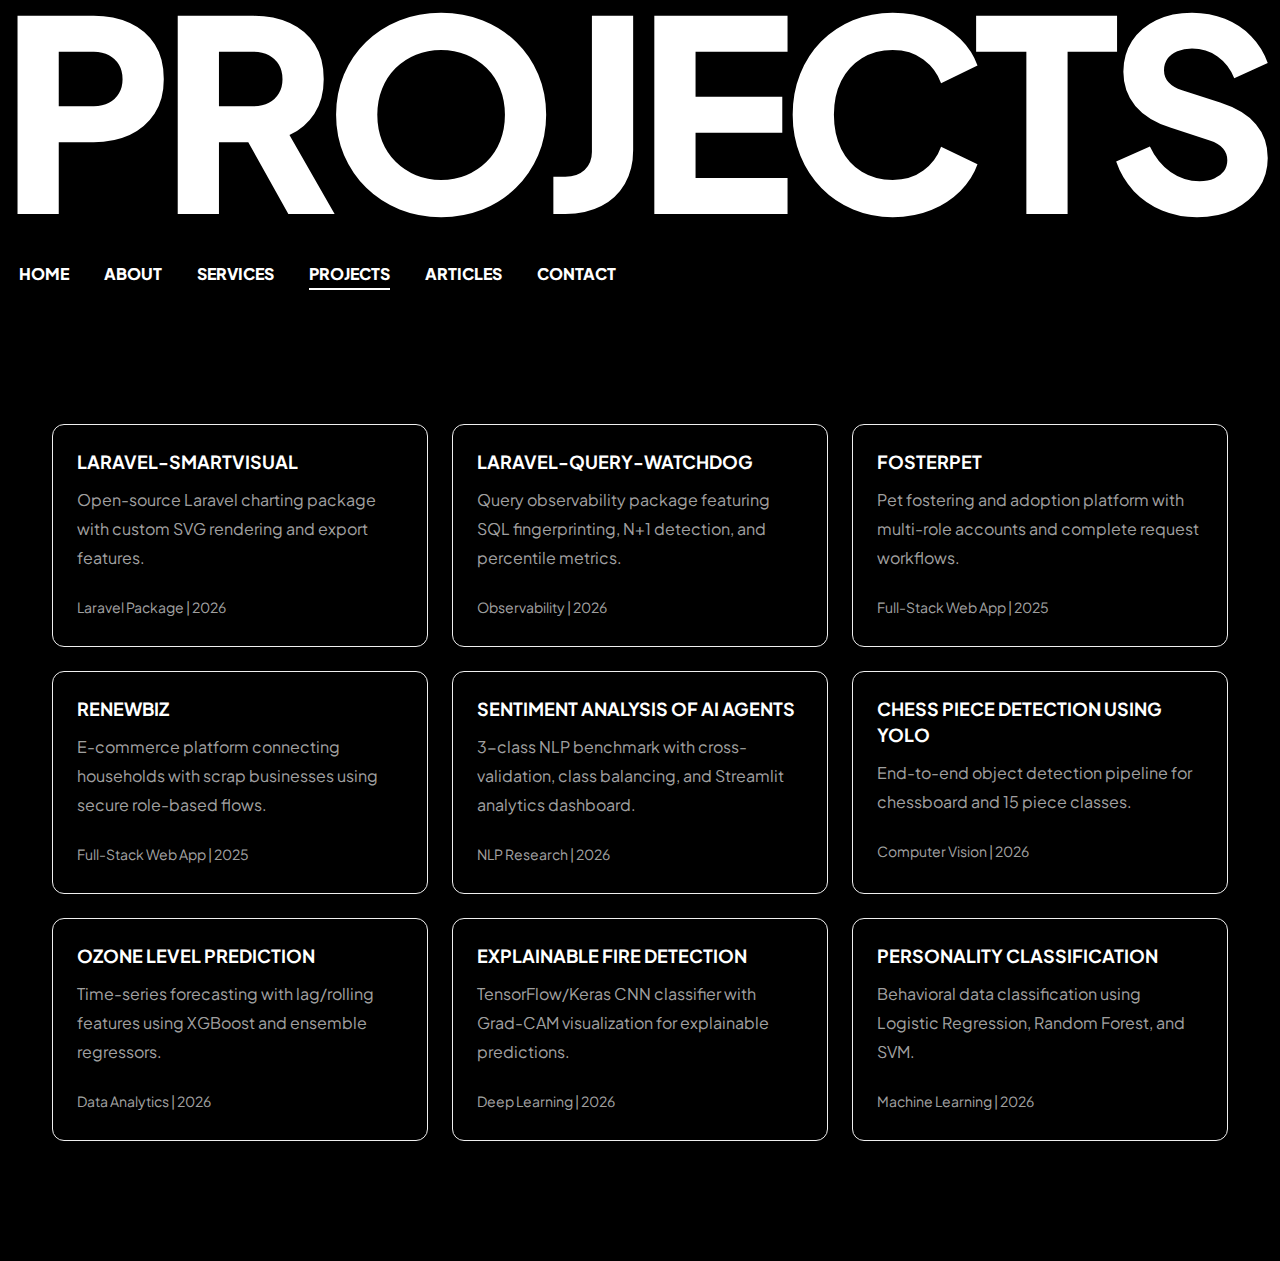
<file: works.html>
<!DOCTYPE html>
<html lang="en">
<head>
    <meta charset="utf-8">
    <meta name="viewport" content="width=device-width, initial-scale=1.0">
    <title>Md. Abir Hossain - Projects</title>
    <link rel="icon" href="favicon.svg" type="image/svg+xml">
    <link href="css/bootstrap.min.css" rel="stylesheet" type="text/css" id="bootstrap">
    <link href="css/plugins.css" rel="stylesheet" type="text/css">
    <link href="css/style.css" rel="stylesheet" type="text/css">
    <link href="css/coloring.css" rel="stylesheet" type="text/css">
    <link id="colors" href="css/colors/scheme-01.css" rel="stylesheet" type="text/css">
</head>
<body class="dark-scheme">
<div id="wrapper">
    <div id="de-loader"></div>
    <div class="section-dark no-bottom no-top" id="content">
        <section class="no-top">
            <div class="text-fit-wrapper">
                <h1 class="text-fit wow">Projects</h1>
                <div class="d-menu-1 wow" data-wow-delay=".3s">
                    <ul>
                        <li><a href="index.html">Home</a></li>
                        <li><a href="about.html">About</a></li>
                        <li><a href="services.html">Services</a></li>
                        <li class="active"><a href="works.html">Projects</a></li>
                        <li><a href="blog.html">Articles</a></li>
                        <li><a href="contact.html">Contact</a></li>
                    </ul>
                </div>
            </div>
        </section>

        <section class="no-top">
            <div class="container">
                <div class="row g-4">
                    <div class="col-md-6 col-lg-4"><div class="p-4 border rounded-1 h-100"><h4>laravel-smartvisual</h4><p>Open-source Laravel charting package with custom SVG rendering and export features.</p><small>Laravel Package | 2026</small></div></div>
                    <div class="col-md-6 col-lg-4"><div class="p-4 border rounded-1 h-100"><h4>laravel-query-watchdog</h4><p>Query observability package featuring SQL fingerprinting, N+1 detection, and percentile metrics.</p><small>Observability | 2026</small></div></div>
                    <div class="col-md-6 col-lg-4"><div class="p-4 border rounded-1 h-100"><h4>FosterPet</h4><p>Pet fostering and adoption platform with multi-role accounts and complete request workflows.</p><small>Full-Stack Web App | 2025</small></div></div>
                    <div class="col-md-6 col-lg-4"><div class="p-4 border rounded-1 h-100"><h4>RenewBiz</h4><p>E-commerce platform connecting households with scrap businesses using secure role-based flows.</p><small>Full-Stack Web App | 2025</small></div></div>
                    <div class="col-md-6 col-lg-4"><div class="p-4 border rounded-1 h-100"><h4>Sentiment Analysis of AI Agents</h4><p>3-class NLP benchmark with cross-validation, class balancing, and Streamlit analytics dashboard.</p><small>NLP Research | 2026</small></div></div>
                    <div class="col-md-6 col-lg-4"><div class="p-4 border rounded-1 h-100"><h4>Chess Piece Detection using YOLO</h4><p>End-to-end object detection pipeline for chessboard and 15 piece classes.</p><small>Computer Vision | 2026</small></div></div>
                    <div class="col-md-6 col-lg-4"><div class="p-4 border rounded-1 h-100"><h4>Ozone Level Prediction</h4><p>Time-series forecasting with lag/rolling features using XGBoost and ensemble regressors.</p><small>Data Analytics | 2026</small></div></div>
                    <div class="col-md-6 col-lg-4"><div class="p-4 border rounded-1 h-100"><h4>Explainable Fire Detection</h4><p>TensorFlow/Keras CNN classifier with Grad-CAM visualization for explainable predictions.</p><small>Deep Learning | 2026</small></div></div>
                    <div class="col-md-6 col-lg-4"><div class="p-4 border rounded-1 h-100"><h4>Personality Classification</h4><p>Behavioral data classification using Logistic Regression, Random Forest, and SVM.</p><small>Machine Learning | 2026</small></div></div>
                </div>
            </div>
        </section>
    </div>
</div>
<script src="js/plugins.js"></script>
<script src="js/designesia.js"></script>
</body>
</html>
</file>
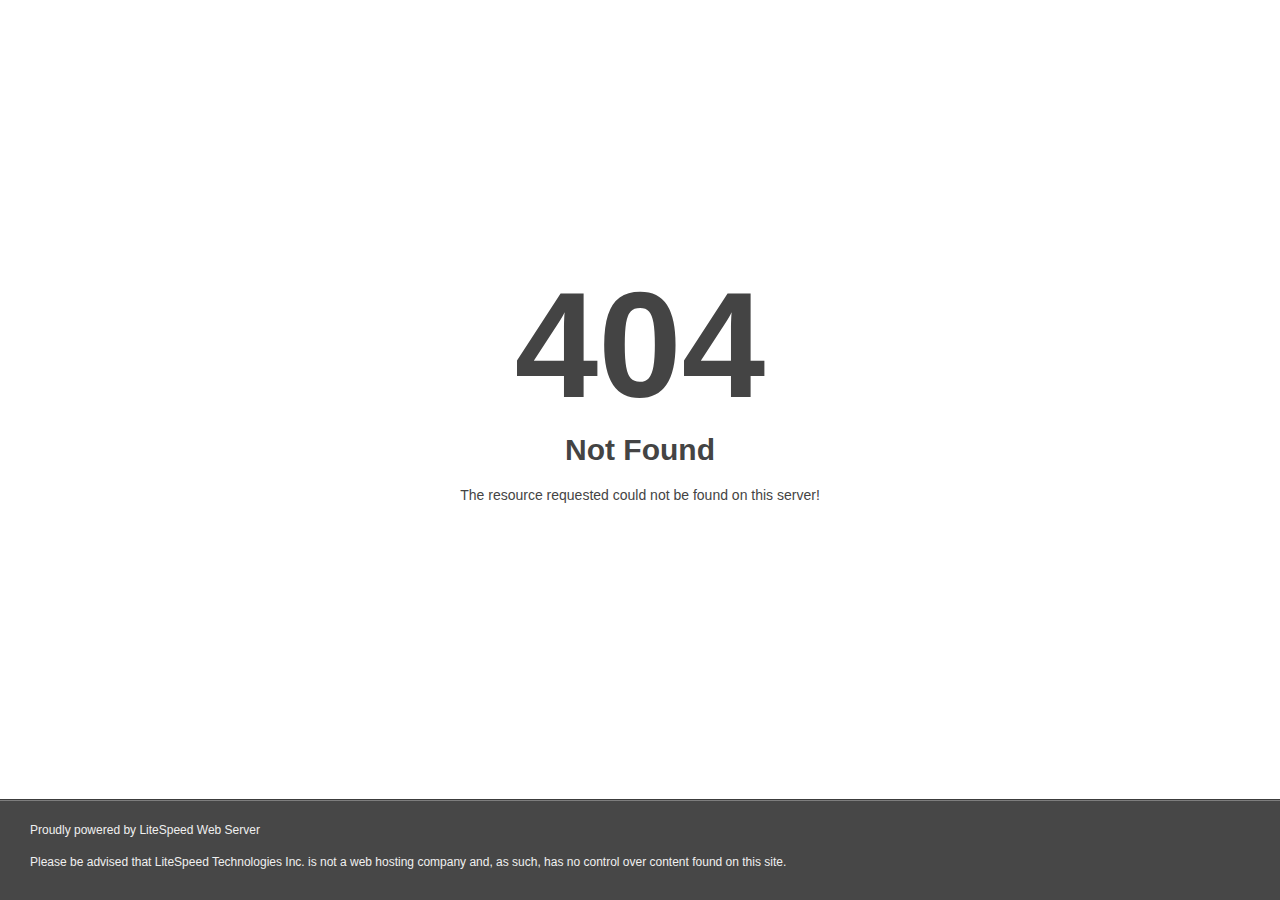
<file: css/owl.video.play.html>
<!DOCTYPE html>
<html style="height:100%">
<head>
<meta name="viewport" content="width=device-width, initial-scale=1, shrink-to-fit=no" />
<title> 404 Not Found
</title><style>@media (prefers-color-scheme:dark){body{background-color:#000!important}}</style></head>
<body style="color: #444; margin:0;font: normal 14px/20px Arial, Helvetica, sans-serif; height:100%; background-color: #fff;">
<div style="height:auto; min-height:100%; ">     <div style="text-align: center; width:800px; margin-left: -400px; position:absolute; top: 30%; left:50%;">
        <h1 style="margin:0; font-size:150px; line-height:150px; font-weight:bold;">404</h1>
<h2 style="margin-top:20px;font-size: 30px;">Not Found
</h2>
<p>The resource requested could not be found on this server!</p>
</div></div><div style="color:#f0f0f0; font-size:12px;margin:auto;padding:0px 30px 0px 30px;position:relative;clear:both;height:100px;margin-top:-101px;background-color:#474747;border-top: 1px solid rgba(0,0,0,0.15);box-shadow: 0 1px 0 rgba(255, 255, 255, 0.3) inset;">
<br>Proudly powered by LiteSpeed Web Server<p>Please be advised that LiteSpeed Technologies Inc. is not a web hosting company and, as such, has no control over content found on this site.</p></div></body></html>
</file>
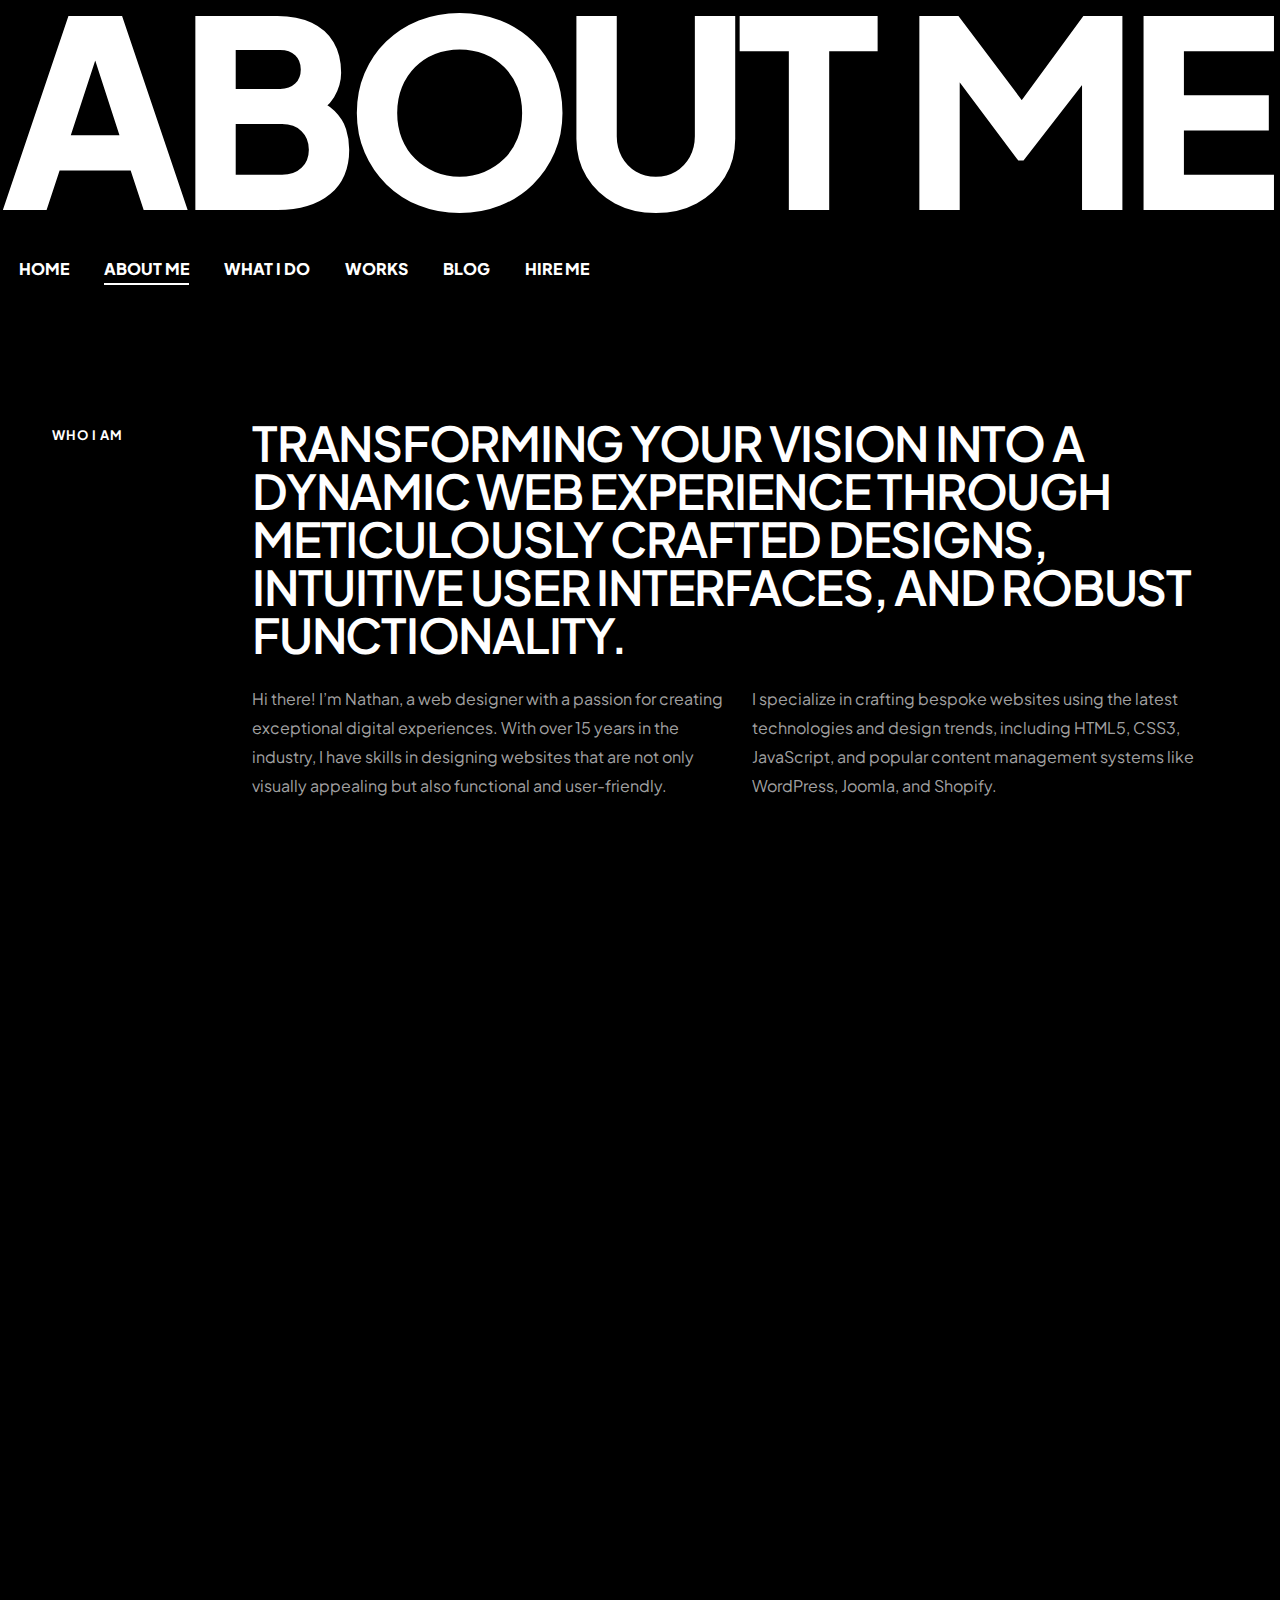
<file: nathan/about.html>
<!DOCTYPE html>
<html lang="en">


<!-- Mirrored from www.madebydesignesia.com/themes/nathan/about.html by HTTrack Website Copier/3.x [XR&CO'2014], Sat, 28 Feb 2026 09:49:08 GMT -->
<head>
    <title>Nathan — Personal Portfolio Website</title>
    <link rel="icon" href="images/icon.webp" type="image/gif" sizes="16x16">
    <meta content="text/html;charset=utf-8" http-equiv="Content-Type">
    <meta content="width=device-width, initial-scale=1.0" name="viewport" >
    <meta content="" name="description" >
    <meta content="" name="keywords" >
    <meta content="" name="author" >
    <!-- CSS Files
    ================================================== -->
    <link href="css/bootstrap.min.css" rel="stylesheet" type="text/css" id="bootstrap">
    <link href="css/plugins.css" rel="stylesheet" type="text/css" >
    <link href="css/style.css" rel="stylesheet" type="text/css" >
    <link href="css/coloring.css" rel="stylesheet" type="text/css" >
    <!-- color scheme -->
    <link id="colors" href="css/colors/scheme-01.css" rel="stylesheet" type="text/css" >

</head>

<body class="dark-scheme">
    <div id="wrapper">
        <div class="float-text show-on-scroll">
            <span><a href="#">Scroll to top</a></span>
        </div>
        <div class="scrollbar-v show-on-scroll"></div>
        
        <!-- page preloader begin -->
        <div id="de-loader"></div>
        <!-- page preloader close -->

        <!-- content begin -->
        <div class="section-dark no-bottom no-top" id="content">

            <div id="top"></div>

            <section class="no-top">

                <div class="text-fit-wrapper">
                    <h1 class="text-fit wow">About Me</h1>
                    <div class="d-menu-1 wow" data-wow-delay=".3s">
                        <ul>
                            <li><a href="index.html">Home</a></li>
                            <li class="active"><a href="about.html">About Me</a></li>
                            <li><a href="services.html">What I Do</a></li>
                            <li><a href="works.html">Works</a></li>
                            <li><a href="blog.html">Blog</a></li>
                            <li><a href="contact.html">Hire Me</a></li>
                        </ul>
                    </div>
                </div>
            </section>

            <section class="no-top">
                <div class="container">
                    <div class="row">
                        <div class="col-lg-2">
                            <div class="subtitle wow fadeInUp" data-wow-delay=".3s">Who I Am</div>
                        </div>
                        <div class="col-lg-10">                            
                            <h2 class="lh-1  wow fadeInUp" data-wow-delay=".4s">Transforming your vision into a dynamic web experience through meticulously crafted designs, intuitive user interfaces, and robust functionality.</h2>
                            <div class="row g-4 wow fadeInUp" data-wow-delay=".5s">
                                <div class="col-sm-6">
                                    <p>Hi there! I’m Nathan, a web designer with a passion for creating exceptional digital experiences. With over 15 years in the industry, I have skills in designing websites that are not only visually appealing but also functional and user-friendly.</p>
                                </div>

                                <div class="col-sm-6">
                                    <p>I specialize in crafting bespoke websites using the latest technologies and design trends, including HTML5, CSS3, JavaScript, and popular content management systems like WordPress, Joomla, and Shopify.</p>
                                </div>
                            </div>

                        </div>
                    </div>
                </div>
            </section>

            <section class="no-top">
                <div class="container">
                    <div class="row g-4">
                        <div class="col-lg-2">
                            <div class="subtitle wow fadeInUp" data-wow-delay=".3s">My Skills</div>
                        </div>
                        <div class="col-lg-10">                            
                            <div class="row g-4 gx-5">
                                <div class="col-sm-3 col-6 wow fadeInRight" data-wow-delay=".4s">
                                    <div class="text-center">
                                        <img src="images/logo/figma.webp" class="w-80px mb-3" alt="">
                                        <h4>Figma</h4>
                                    </div>
                                </div>

                                <div class="col-sm-3 col-6 wow fadeInRight" data-wow-delay=".5s">
                                    <div class="text-center">
                                        <img src="images/logo/photoshop.webp" class="w-80px mb-3" alt="">
                                        <h4>Photoshop</h4>
                                    </div>
                                </div>

                                <div class="col-sm-3 col-6 wow fadeInRight" data-wow-delay=".6s">
                                    <div class="text-center">
                                        <img src="images/logo/sketch.webp" class="w-80px mb-3" alt="">
                                        <h4>Sketch</h4>
                                    </div>
                                </div>

                                <div class="col-sm-3 col-6 wow fadeInRight" data-wow-delay=".7s">
                                    <div class="text-center">
                                        <img src="images/logo/xd.webp" class="w-80px mb-3" alt="">
                                        <h4>Adobe XD</h4>
                                    </div>
                                </div>
                            </div>
                        </div>
                    </div>
                </div>
            </section>

            <section class="no-top">
                <div class="container">
                    <div class="row g-4">
                        <div class="col-lg-2">
                            <div class="subtitle wow fadeInUp" data-wow-delay=".3s">Coding Skills</div>
                        </div>
                        <div class="col-lg-10">                            
                            <div class="row g-4 gx-5">
                                <div class="col-md-6 wow fadeInRight" data-wow-delay=".4s">
                                    <div class="d-skills-bar">
                                      <div class="d-bar">
                                        <div class="d-skill" data-value="80%">
                                            <div class="d-info">
                                              <span>HTML</span>
                                            </div>
                                            <div class="d-progress-line"><span class="d-fill-line"></span></div>
                                        </div>

                                        <div class="d-skill" data-value="70%">
                                            <div class="d-info">
                                              <span>CSS</span>
                                            </div>
                                            <div class="d-progress-line"><span class="d-fill-line"></span></div>
                                        </div>

                                        <div class="d-skill" data-value="82%">
                                            <div class="d-info">
                                              <span>BOOTSTRAP</span>
                                            </div>
                                            <div class="d-progress-line"><span class="d-fill-line"></span></div>
                                        </div>

                                    </div>
                                </div>
                            </div>

                            <div class="col-md-6 wow fadeInRight" data-wow-delay=".5s">
                                <div class="d-skills-bar">
                                    <div class="d-bar">
                                        <div class="d-skill" data-value="62%">
                                            <div class="d-info">
                                              <span>JAVASCRIPT</span>
                                            </div>
                                            <div class="d-progress-line"><span class="d-fill-line"></span></div>
                                        </div>

                                        <div class="d-skill" data-value="90%">
                                            <div class="d-info">
                                              <span>PHP</span>
                                            </div>
                                            <div class="d-progress-line"><span class="d-fill-line"></span></div>
                                        </div>

                                        <div class="d-skill" data-value="85%">
                                            <div class="d-info">
                                              <span>REACT</span>
                                            </div>
                                            <div class="d-progress-line"><span class="d-fill-line"></span></div>
                                        </div>
                                    </div>
                                </div>
                            </div>

                        </div>
                    </div>
                </div>
            </section>

            <section class="no-top">
                <div class="container">
                    <div class="row g-4">
                        <div class="col-lg-2">
                            <div class="subtitle wow fadeInUp" data-wow-delay=".3s">Experiences</div>
                        </div>
                        <div class="col-lg-10">                            
                            <div class="row g-4">
                                <div class="col-md-4 wow fadeInRight" data-wow-delay=".4s">
                                    <h6>2022 – Present</h6>
                                    <h3>Lead Website Designer</h3>
                                    <p>Tech Solutions Inc</p>
                                </div>

                                <div class="col-md-4 wow fadeInRight" data-wow-delay=".5s">
                                    <h6>2018 - 2022</h6>
                                    <h3>Mid-Level Website Designer</h3>
                                    <p>Creativo Web Agency</p>
                                </div>

                                <div class="col-md-4 wow fadeInRight" data-wow-delay=".6s">
                                    <h6>2016 - 2018</h6>
                                    <h3>Junior Website Designer</h3>
                                    <p>Rocket Web Services</p>
                                </div>
                            </div>
                        </div>
                    </div>
                </div>
            </section>

            <section class="no-top">
                <div class="container">
                    <div class="row g-4">
                        <div class="col-lg-2">
                            <div class="subtitle wow fadeInUp" data-wow-delay=".3s">Education</div>
                        </div>
                        <div class="col-lg-10">                            
                            <div class="row g-4">
                                <div class="col-md-4 wow fadeInRight" data-wow-delay=".4s">
                                    <h6>2018</h6>
                                    <h3>Master in Design</h3>
                                    <p>New York University</p>
                                </div>

                                <div class="col-md-4 wow fadeInRight" data-wow-delay=".5s">
                                    <h6>2014</h6>
                                    <h3>Bachelor of Arts</h3>
                                    <p>University of London</p>
                                </div>

                                <div class="col-md-4 wow fadeInRight" data-wow-delay=".6s">
                                    <h6>2011</h6>
                                    <h3>Artist of College</h3>
                                    <p>University of Sydney</p>
                                </div>
                            </div>
                        </div>
                    </div>
                </div>
            </section>

            <section class="no-top">
                <div class="container">
                    <div class="row g-4">
                        <div class="col-lg-2">
                            <div class="subtitle wow fadeInUp" data-wow-delay=".3s">What They Says</div>
                        </div>
                        <div class="col-lg-10">                            
                            <div class="owl-3-cols-dots owl-carousel owl-theme wow fadeInUp" data-wow-delay=".4s">
                                <div class="item">
                                    <div class="de_testi s2">
                                        <blockquote>
                                            <div class="de_testi_by">
                                                <img class="circle" alt="" src="images/testimonial/1.webp"> <div>John Reynolds<span>CEO of Boutique Bliss</span></div>
                                            </div>
                                            <p>"Our e-commerce website needed a complete overhaul, and Nathan delivered beyond our expectations. The new design is visually stunning and incredibly user-friendly."
                                            </p>
                                        </blockquote>
                                    </div>
                                </div>
                                <div class="item">
                                    <div class="de_testi s2">
                                        <blockquote>
                                            <div class="de_testi_by">
                                                <img class="circle" alt="" src="images/testimonial/2.webp"> <div>David Kim<span>Freelance Photographer</span></div>
                                            </div>
                                            <p>"Nathan helped me design a personal portfolio website that truly highlights my work as a photographer. The site is clean, modern, and visually appealing – exactly what I wanted."</p>
                                        </blockquote>
                                    </div>
                                </div>
                                <div class="item">
                                    <div class="de_testi s2">
                                        <blockquote>
                                            <div class="de_testi_by">
                                                <img class="circle" alt="" src="images/testimonial/3.webp"> <div>Dr. Robert Harris<span>Founder of Harris Clinic</span></div>
                                            </div>
                                            <p>"The new site is not only visually appealing but also highly functional, with easy navigation for our patients. The online appointment booking system has been a game-changer."</p>
                                        </blockquote>
                                    </div>
                                </div>
                                <div class="item">
                                    <div class="de_testi s2">
                                        <blockquote>
                                            <div class="de_testi_by">
                                                <img class="circle" alt="" src="images/testimonial/4.webp"> <div>Marius Lopez<span>Owner of Lezzato Cafe</span></div>
                                            </div>
                                            <p>"Nathan was very responsive to our needs. We’ve received numerous compliments on the new design. Thank you for helping us take our online presence to the next level!"</p>
                                        </blockquote>
                                    </div>
                                </div>
                                <div class="item">
                                    <div class="de_testi s2">
                                        <blockquote>
                                            <div class="de_testi_by">
                                                <img class="circle" alt="" src="images/testimonial/5.webp"> <div>Martin Smith<span>Dream Homes Realty</span></div>
                                            </div>
                                            <p>"The new site is intuitive and visually appealing, making it easy for clients to find and explore properties. The virtual tour features have significantly enhanced our user experience."</p>
                                        </blockquote>
                                    </div>
                                </div>
                                <div class="item">
                                    <div class="de_testi s2">
                                        <blockquote>
                                            <div class="de_testi_by">
                                                <img class="circle" alt="" src="images/testimonial/6.webp"> <div>Jake Peterson<span>Personal Trainer</span></div>
                                            </div>
                                            <p>"Nathan created an amazing site that highlights my services, client testimonials, and success stories. The booking system is user-friendly, and the design is clean and professional."</p>
                                        </blockquote>
                                    </div>
                                </div>
                            </div>
                        </div>
                    </div>
                </div>
            </section>

            <section class="no-top">
                <div class="container">
                    <div class="row g-4">
                        <div class="col-md-3 col-sm-6 mb-sm-30">
                            <div class="de_count text-center fs-15 wow fadeInRight" data-wow-delay=".0s">
                                <h3 class="fs-48 mb-1"><span class="timer" data-to="8240" data-speed="3000">0</span></h3>
                                <div class="fs-15">Hours of Works</div>
                            </div>
                        </div>
                        <div class="col-md-3 col-sm-6 mb-sm-30">
                            <div class="de_count text-center fs-15 wow fadeInRight" data-wow-delay=".2s">
                                <h3 class="fs-48 mb-1"><span class="timer" data-to="315" data-speed="3000">0</span></h3>
                                <div class="fs-15">Projects Done</div>
                            </div>
                        </div>
                        <div class="col-md-3 col-sm-6 mb-sm-30">
                            <div class="de_count text-center fs-15 wow fadeInRight" data-wow-delay=".4s">
                                <h3 class="fs-48 mb-1"><span class="timer" data-to="250" data-speed="3000">0</span></h3>
                                <div class="fs-15">Satisfied Customers</div>
                            </div>
                        </div>
                        <div class="col-md-3 col-sm-6 mb-sm-30">
                            <div class="de_count text-center fs-15 wow fadeInRight" data-wow-delay=".6s">
                                <h3 class="fs-48 mb-1"><span class="timer" data-to="32" data-speed="3000">0</span></h3>
                                <div class="fs-15">Awards Winning</div>
                            </div>
                        </div>
                    </div>
                </div>
            </section>

        </div>
        <!-- content close -->
        
        <!-- footer begin -->
        <footer>
            <div class="container-fluid">
                <div class="px-2">
                    <div class="row g-4 align-items-center">
                        <div class="col-lg-6">
                            <div class="d-menu-1 wow" data-wow-delay=".3s">
                                <ul>
                                    <li><a href="#">Facebook</a></li>
                                    <li><a href="#">Twitter</a></li>
                                    <li><a href="#">Instagram</a></li>
                                </ul>

                                <p class="no-bottom">All Right Reserved<br>Template By Designesia</p>

                            </div>
                        </div>

                        <div class="col-lg-6 text-lg-end">
                            <a href="contact.html">
                                <h2 class="fs-84 fw-800 pe-3 shuffle wow fadeInLeft" data-wow-delay=".3s">Let's Talk</h2>
                            </a>
                        </div>
                    </div>
                </div>
            </div>
        </footer>
        <!-- footer close -->
    </div>

    <div id="buy-now" class="show-on-scroll">
        <a class="btn-buy" href="https://themeforest.net/cart/configure_before_adding/52509276" target="_blank">Buy on <img src="demo/envato.png" class="" alt=""></a>
    </div>
    
    <!-- Javascript Files
    ================================================== -->
    <script src="js/plugins.js"></script>
    <script src="js/designesia.js"></script>

</body>

<!-- Mirrored from www.madebydesignesia.com/themes/nathan/about.html by HTTrack Website Copier/3.x [XR&CO'2014], Sat, 28 Feb 2026 09:49:10 GMT -->
</html>
</file>
<file: css/style.css>
/* ================================================== */


/* Nathan
/* created by designesia

@charset "utf-8";

Table of content:

/* body
/* header
/* navigation
/* content
/* section
/* footer
/* contact

Elements
--------------------
/* border
/* breadcrumb
/* button and link
/* columns
/* counter
/* divider
/* dropcap
/* heading
/* list
/* map
/* pagination
/* pricing
/* preloader
/* progress bar
/* social icons
/* spacer
/* tabs
/* testimonial

Plugins
--------------------
/* plugins

Responsive
--------------------
/* media query

/* ================================================== */

@import url('https://fonts.googleapis.com/css2?family=Plus+Jakarta+Sans:ital,wght@0,200;0,300;0,400;0,500;0,600;0,700;0,800;1,200;1,300;1,400;1,500;1,600;1,700;1,800&amp;display=swap');

/* ================================================== */


/* import fonts icon */


/* ================================================== */

@import url("../fonts/fontawesome4/css/font-awesome.css");
@import url("../fonts/fontawesome6/css/fontawesome.css");
@import url("../fonts/fontawesome6/css/brands.css");
@import url("../fonts/fontawesome6/css/solid.css");
@import url("../fonts/icofont/icofont.min.css");

* {
  --title-font: "Plus Jakarta Sans", Helvetica, Arial, sans-serif;
  --body-font-size: 16px;
  --title-font-weight: 600;
  --title-font-color: #151515;
  --body-font: "Plus Jakarta Sans", Helvetica, Arial, sans-serif;
  --border-default: solid 1px rgba(30, 30, 30, 1);
  --bg-color-even: #E8E8E8;
  --bg-color-odd: #F4F4F4;
  --bg-dark-1: #000000;
  --bg-dark-2: #232323;
  --bg-dark-3: #303030;
  --bg-grey: #F7FAFD;
  --bg-gradient-1: 0deg, rgba(var(--primary-color-rgb), .1) 0%, rgba(var(--primary-color-rgb), .2) 100%;
  --body-font-color: #707070;
  --dark-body-font-color: rgba(255, 255, 255, .65);
  --swiper-theme-color: var(--primary-color);
  --rounded-1: 12px;
}
.bg-dark,
.bg-dark-1{background-color: var(--bg-dark-1) !important}
.bg-dark-2{background-color: var(--bg-dark-2) !important}
.bg-dark-3{background-color: var(--bg-dark-3) !important}
.bg-grey{background-color: var(--bg-grey) !important}
.bg-gradient-1{
  background: -moz-linear-gradient(var(--bg-gradient-1)) !important;
  background: -webkit-linear-gradient(var(--bg-gradient-1)) !important;
  background: linear-gradient(var(--bg-gradient-1)) !important;
}
.rounded-1{
  border-radius: var(--rounded-1) !important;
  -moz-border-radius: var(--rounded-1) !important;
  -webkit-border-radius: var(--rounded-1) !important;
}
.body-font{font-family: var(--body-font);}
.title-font{font-family: var(--title-font);}

/* ================================================== */


/* body */


/* ================================================== */

html {
  overflow-x: hidden;
  padding: 0;
  margin: 0;
  background: var(--bg-dark-1);
}

body {
  font-family: var(--body-font);
  font-size: var(--body-font-size);
  font-weight: 400;
  color: var(--body-font-color);
  padding: 0;
  line-height: 29px;
  word-spacing: 0px;
}

.dark-scheme {
  color: var(--dark-body-font-color);
}

body.dark-scheme {
  background: var(--bg-dark-1);
}

body.boxed {
  margin: 30px;
  overflow: hidden;
  border: solid 1px #eee;
}

body .owl-stage .owl-item {
  margin-bottom: 15px;

}

#wrapper {
  position: relative;
  overflow: hidden;
}

/* ================================================== */


/*  header  */


/* ================================================== */

header {
  width: 100%;
  position: absolute;
  left: 0;
  z-index: 1001;
  background: var(--bg-dark-1);
  margin: 0;
}

header.header-s1 {
  top: 0;
}

header .info {
  display: none;
  color: #fff;
  padding: 10px 0 10px 0;
  width: 100%;
  z-index: 100;
  background: #242424;
}

header .info .col {
  display: inline-block;
  font-size: 12px;
}

header .info .col {
  padding-right: 30px;
}

header .info .col:last-child {
  padding-right: 0px;
}

header .info i {
  font-size: 14px;
  margin-right: 15px;
}

header .info .social.col {
  border: none;
}

header .info .social i {
  color: #fff;
  font-size: 14px;
  display: inline-block;
  float: none;
  padding: 0 10px 0 10px;
  margin: 0;
}

header .info strong {
  font-size: 12px;
}

header .header-text{
  color:#ffffff;
  font-weight: 500;
}

header.header-light .header-text,
header.smaller.scroll-light .header-text{
  color:var(--title-font-color);
}

header.header-bg {
  background: rgba(0, 0, 0, 0.5);
}

header.transparent {
  background: none;
}

body:not(.side-layout) header:not(.smaller):not(.header-mobile).header-light.transparent {
  background: rgba(255, 255, 255, 0.0);
}

header.autoshow {
  top: -120px;
  height: 70px !important;
}

header.autoshow.scrollOn,
header.autoshow.scrollOff {
  -o-transition: .5s;
  -ms-transition: .5s;
  -moz-transition: .5s;
  -webkit-transition: .5s;
  transition: .5s;
  outline: none;
}

header.autoshow.scrollOn {
  top: 0;
}

header.autoshow.scrollOff {
  opacity: ;
  top: -120px;
}

header div#logo {
  color: white;
  -webkit-transition: all 0.3s;
  -moz-transition: all 0.3s;
  -ms-transition: all 0.3s;
  -o-transition: all 0.3s;
  transition: all 0.3s;
}

header div#logo h1{
  text-transform: none;
  font-size: 40px;
  margin: 0;
  color:#ffffff;
}

header.header-light div#logo h1{
  color:#000000;
}

header .logo-2 {
  display: none;
}

header .logo-scroll {
  display: none;
}

header .logo,
header .logo-2 {
  font-family: var(--body-font);
  color: #fff;
  font-size: 40px;
  font-weight: 300;
}

header .logo-2 {
  color: #333;
}

header.header-full nav {
  float: left;
}

header nav a {
  -webkit-transition: all 0.3s;
  -moz-transition: all 0.3s;
  -ms-transition: all 0.3s;
  -o-transition: all 0.3s;
  transition: all 0.3s;
}

header nav a:hover {
  color: #555;
}

header.smaller #mainmenu ul ul {
  top: 0px;
}

header.smaller {
  position: fixed;
  top: 0px;
  background: var(--bg-dark-1);
  border: none;
}

header.header-light.smaller{
  background: #ffffff;
}

.scroll-down {
    margin-top: -90px;
}

.scroll-up {
    margin-top: 0;
}

header.header-center.scroll-down{
  margin-top: -175px;
}

header.header-center #logo-center{
  display: inline-block;
  padding-top: 40px;
}

header.header-center #mainmenu{
  display: inline-block;
}

header.header-center{
  text-align: center;
}

header.header-center #logo{
  display: none;
}

.boxed header.smaller {
  margin-top: 0px;
}

header.smaller div#logo,
header.s2 div#logo {}

header.smaller .logo-init {
  display: none;
}

header.smaller #topbar.topbar-dark {
  background: rgba(34, 34, 34, .05);
}

header.smaller #topbar.topbar-dark a {
  color: #333333;
}

header .logo-mobile {
  display: none;
}


header.smaller.scroll-light {
  background: #ffffff;
}

header.scroll-light .logo-scroll{
  display: none;
}

header.smaller.scroll-light .logo-main{
  display: none;
}

header.smaller.scroll-light .logo-scroll{
  display: block;
}

header.smaller.scroll-dark {
  background: var(--bg-color-even);
}

header.header-light .h-phone,
header.smaller.scroll-light .h-phone {
  color: #202020;
}

header:not(.header-light).smaller.scroll-light div#logo .logo {
  display: none;
}

header.smaller.scroll-light div#logo .logo-2 {
  display: inline-block;
}

header.smaller.scroll-light div#logo .logo-scroll {
  display: inline-block;
}

header.smaller.header-light div#logo .logo {
  display: none;
}

header.smaller.scroll-light .social-icons i {
  color: var(--title-font-color);
}

header.smaller.scroll-light #mainmenu li a,
header.smaller.scroll-light #mainmenu li.has-child:after {
  color: var(--title-font-color);
}

header #mainmenu li li a:hover {
  color: #ffffff;
}

.logo-smaller div#logo {
  width: 150px;
  height: 30px;
  line-height: 65px;
  font-size: 30px;
}

.logo-smaller div#logo img {
  font-size: 30px;
}

header.smaller div#logo .logo-1 {
  display: none;
}

header.smaller div#logo .logo-2 {
  display: inline-block;
}

.logo-small {
  margin-bottom: 20px;
}

header.de_header_2 {
  height: 125px;
}

header.de_header_2.smaller {
  height: 70px;
}

header.de_header_2.smaller .info {
  position: absolute;
  opacity: 0;
  z-index: -1;
}

header.header-full {
  padding-left: 30px;
  padding-right: 30px;
}

header .header-row {
  text-align: center;
}

header .header-col {
  position: relative;
  height: 100%;
}

/* left col header */
header .header-col.left {
  float: left;
  padding: 0 30px 0 0;
}

/* middle col header */
header .header-col.mid {
  float: right;
}

header .header-col.mid .social-icons {
  float: right;
  padding: 0 30px 0 30px;
}


.header-col-right {
  text-align: right;
}

/* subheader */

#subheader {
  overflow: hidden;
  position: relative;
  padding: 100px 0 120px 0;
}

#subheader.dark {
  background-color: #1A1C26;
}

#subheader.dark h1 {
  color: #fff;
}

.de-overlay{
    position: absolute;
    width: 100%;
    height: 100%;
    top:0;
    left: 0;
    background: rgba(var(--primary-color-rgb), .35);
  }

.de-overlay-gradient{
  position: absolute;
  width: 100%;
  height: 100%;
  top:0;
  left: 0;
  background: linear-gradient(45deg, rgba(var(--primary-color-rgb),1), rgba(var(--primary-color-rgb),1));
}

.crumb {
  font-size: 13px;
}


.crumb {
  display: inline-block;
  padding: 3px 10px;
  margin-top: 20px;
  line-height: 1.2em;
  border-radius:30px;
  -moz-border-radius:30px;
  -webkit-border-radius:30px;
}

.text-light .crumb a{
  color:rgba(255, 255, 255, 1.0);
}


#subheader.text-light .crumb {
  color: #fff;
}

#subheader .small-border-deco {
  display: block;
  margin: 0 auto;
  margin-top: 20px;
  width: 100%;
  height: 1px;
  background: rgba(255, 255, 255, .1);
}

#subheader .small-border-deco span {
  display: block;
  margin: 0 auto;
  height: 2px;
  width: 100px;
}

#subheader.dark h2,
#subheader.dark h4 {
  color: #fff;
}

#subheader.dark h2 {
  font-size: 48px;
}

#subheader.s2 {
  text-align: left;
  padding: 120px 0 20px;
  border: solid 1px #ddd;
  border-left: none;
  border-right: none;
}

.rtl #subheader.s2 {
  text-align: right;
}


#subheader.s2 h1,
#subheader.s2 .crumb {
  margin: 0;
  padding: 0;
}

#subheader.s2 .crumb {
  float: right;
  margin-top: 10px;
}

.rtl #subheader.s2 .crumb {
  float: left;
}

#subheader.sh-plain {
  padding: 100px 0 60px 0;
}


/* ================================================== */


/* navigation


/* ================================================== */

#mainmenu {
  font-size: 14px;
  margin: 0 auto;
  float: none;
  counter-reset: my-awesome-counter;
  font-family: var(--title-font);
}

#mainmenu.s2{
  font-family: var(--title-font);
}

#mainmenu ul {
  margin: 0px 0px;
  padding: 0px;
  height: 30px;
  background: #ffffff;
  color: var(--body-font-color);
}

#mainmenu ul:not(.mega) {
  border: solid 1px #dddddd;
}

.dark-scheme #mainmenu ul {
  background: var(--bg-dark-1);
  border: solid 1px rgba(255, 255, 255, .1);
}

.dark-scheme #mainmenu ul.mega {
  background: var(--bg-dark-1);
}

#mainmenu li {
  margin: 0px 0px;
  padding: 0px 0px;
  float: left;
  display: inline;
  list-style: none;
  position: relative;
}

#mainmenu>li {
  margin-right: 30px;
}

header.header-s2 #mainmenu>li {
  margin-right: 0px;
}

#mainmenu>li {
  counter-increment: my-awesome-counter;
}

/*
#mainmenu>li::before {
  content: counter(my-awesome-counter) ' —';
  right: 8px;
  top: 5px;
  color:var(--primary-color);
  margin-right: 5px;
  font-weight: 500;
  font-family: var(--title-font);
}
*/

header.smaller #mainmenu>li::before{
  transform: scale(0);
}

/*
#mainmenu>li::before {
  content: counter(my-awesome-counter) '.';
  right: 8px;
  top: 5px;
  color:var(--secondary-color);
  margin-right: 5px;
  font-weight: bold;
  font-family: var(--title-font);
}
*/

header.smaller #mainmenu>li::before{
  transform: scale(0);
}

#mainmenu>li.has-child:after {
  font-family: FontAwesome;
  content: "\f078";
  padding-left: 5px;
  font-size: 8px;
  position: relative;
  top: -2px;
  color:rgba(255, 255, 255, .75);
}


#mainmenu>li.has-child:after {
  font-family: FontAwesome;
  content: "\f078";
  padding-left: 5px;
  font-size: 8px;
  position: relative;
  top: -2px;
  color:rgba(255, 255, 255, .75);
}

.rtl #mainmenu li.has-child:after {
  padding-left: 15px;
}

.header-light #mainmenu li.has-child:after {
  color: rgba(0, 0, 0, .5);
}

#mainmenu >li>a {
  font-size: 15px;
  padding-right: 6px;
  font-weight: 600;
}

#mainmenu.s2 li>a{
  letter-spacing: 0;
}

#mainmenu li.has-child>a {
  padding-right: 0px;
}

#mainmenu a {
  position: relative;
  display: inline-block;
  padding-top: 25px;
  padding-bottom: 25px;
  text-decoration: none;
  color: #ffffff;
  text-align: center;
  outline: none;
}

header.header-s2 #mainmenu a{
  padding-top: 10px;
  padding-bottom: 10px;
}

header.smaller #mainmenu > li > a{
  padding-top: 18px;
  padding-bottom: 18px;
}

#mainmenu p {
  line-height: 1.8em;
  margin-bottom: 0;
}

header.header-light #mainmenu a {
  color: var(--title-font-color);
}

#mainmenu a span:not(.badge) {
  position: relative;
  width: 0%;
  color: #ffffff;
  display: block;
  font-size: 10px;
  text-transform: uppercase;
  line-height: 14px;
  border-bottom: solid 2px #ffffff;
}

#mainmenu li:hover a span:not(.badge) {
  width: 100%;
}

#mainmenu li li a span:not(.badge) {
  float: right;
  margin-top: 5px;
}

#mainmenu a.active span:not(.badge) {
  width: 100%;
  margin-left: 0%;
}

.header-light {
  background: #ffffff;
}

.header-light #mainmenu>li>a {
  font-weight: 500;
  color: var(--title-font-color);
}

#mainmenu li li {
  font-family: var(--body-font);
  font-size: 14px;
}

#mainmenu li li:last-child {
  border-bottom: none;
}

#mainmenu li li a {
  padding: 5px 15px;
  border-top: none;
  color: #606060;
  width: 100%;
  border-left: none;
  text-align: left;
  font-weight: normal;
  border-bottom: solid 1px rgba(255, 255, 255, .1);
  letter-spacing: 0;
}

#mainmenu li:last-child>a {
  border-bottom: none;
}

.dark-scheme #mainmenu li li a {
  color: #ffffff;
}

.rtl #mainmenu li li a {
  text-align: right;
}

#mainmenu li li a:hover {
  color: #111;
}

#mainmenu li li a:after {
  content: none;
}

#mainmenu li li a:hover,
#mainmenu ul li:hover>a {
  color: #fff;
}

#mainmenu li a.active{
  color:var(--primary-color) !important;
}

#mainmenu li ul {
  width: 190px;
  height: auto;
  position: absolute;
  left: 0px;
  z-index: 10;
  visibility: hidden;
  opacity: 0;
  border-radius: 3px;
}

#mainmenu ul li b {
  background: #333;
  color: #ffffff;
  padding: 0 3px;
  padding-bottom: 3px;
  font-size: 10px;
  margin-right: 3px;
  border-radius: 2px;
  -moz-border-radius: 2px;
  -webkit-border-radius: 2px;
}

#mainmenu li li {
  font-size: 14px;
  display: block;
  float: none;
  text-transform: none;
}

#mainmenu li:hover>ul {
  visibility: visible;
  opacity: 1;
  margin-top: 0px;
}

/* before edited 
#mainmenu li ul ul {
    left: 100%;
    top: 0px;
}
*/

#mainmenu li ul ul:not(.ul-list) {
  top: 0px;
  margin-left: 188px;
}

#mainmenu select {
  padding: 10px;
  height: 36px;
  font-size: 14px;
  border: none;
  background: #ff4200;
  color: #eceff3;
}

#mainmenu select option {
  padding: 10px;
}

#mainmenu .btn-type {
  padding: 0;
  margin: 0;
}

#mainmenu .btn-type a {
  background: #eee;
  padding: 0;
  margin: 0;
}

#mainmenu>li ul.mega {
  position: fixed;
  left: 0;
  height: 0%;
  width: 100%;
  visibility: hidden;
  opacity: 0;
  overflow: hidden;
  padding: 0;
  -webkit-box-shadow: none;
  -moz-box-shadow: none;
  box-shadow: none;
  background: none;
}

#mainmenu>li ul.mega .sb-menu {
  background: #fff;
  border-radius: 20px;
  -moz-border-radius: 20px;
  -webkit-border-radius: 20px;
  border: solid 1px #dddddd;
}

.dark-scheme #mainmenu>li ul.mega .sb-menu {
  background: var(--bg-dark-1);
  border-color: rgba(255, 255, 255, .1);
}

#mainmenu li:hover ul.mega {
  visibility: visible;
  opacity: 1;
}

#mainmenu li ul.mega>li,
#mainmenu li ul.mega>li a {
  width: 100%;
}

#mainmenu li ul.mega li.title {
  padding: 0px 10px 15px 10px;
  text-align: left;
  color: #fff;
  font-weight: bold;
}

#mainmenu li ul.mega>li ul {
  position: static;
  visibility: visible;
  opacity: 1;
  left: 0;
  float: none;
  width: 100%;
}

#mainmenu ul.mega>li ul li {
  margin: 0;
  padding: 0;
}

#mainmenu ul.mega>li ul li:last-child {
  border-bottom: none;
}

#mainmenu li ul.mega .menu-content {
  background: #171A21;
  padding: 30px;
}

#mainmenu li ul.mega li.title {
  font-family: var(--main-font);
  padding: 0px;
  text-align: left;
  font-weight: bold;
  color: #586383;
}

#mainmenu ul.mega>li ul {
  border: none;
}

#mainmenu li ul.mega ul li a {
  background: none;
  padding: 2px 0px;
  border-radius:5px;
  -moz-border-radius:5px;
  -webkit-border-radius:5px;
}

#mainmenu li ul.mega ul li a:hover {
  padding: 2px 10px;
  color: #35404e;
  background: #eee;
}

#mainmenu li ul.mega ul{
  visibility: visible;
  opacity: 1;
  position: relative;
  display: block;
  margin: 0;
  padding: 0;
  border:none;
}

#mainmenu .box-icon {
  margin-bottom: 10px;
  line-height: 1.6em;
  background: rgba(var(--primary-color-rgb), .1);
  padding: 15px;
  margin: 0;
  height: 100%;
}

#mainmenu .box-icon:hover {
  background: rgba(var(--primary-color-rgb), .2);
}

.menu-footer{
  padding: 0;
}

.menu-footer li{
  display: inline-block;
  margin:5px 20px;
  padding: 0;
}

.menu-col {
  list-style: none;
  margin: 0;
  padding: 0;
  font-weight: 500;
  font-size: 16px;
}

.menu-col i {
  margin-right: 10px;
  text-align: center;
  min-width: 20px;
}

.menu-col li {
  margin-bottom: 10px;
}

.menu-col li a {
  padding: 10px 16px;
  display: block;
  color: #333333;
  border-radius: 6px;
  -moz-border-radius: 6px;
  -webkit-border-radius: 6px;
}

.menu-col li a.active,
.menu-col li a.active i {
  color: #ffffff;
}

header.header-mobile #mainmenu>li ul.mega {
  visibility: visible;
  opacity: 1;
}

header:not(.header-mobile) #mainmenu>li:hover ul.mega {
  height: auto;
}

/* menu toggle for mobile */

#menu-btn {
  display: none;
  float: right;
  width: 32px;
  height: 32px;
  padding: 4px;
  text-align: center;
  cursor: poInter;
  color: #fff;
  margin-top: 0px;
  margin-left: 20px;
}

#menu-btn:before {
  font-family: FontAwesome;
  content: "\f0c9";
  font-size: 20px;
}

#menu-btn.menu-open:before{
  content: "\f068";
}

.rtl #menu-btn {
  float: left;
}

header.header-mobile.header-light,
header.header-mobile.header-light #menu-btn,
header.header-mobile.header-light #menu-btn:hover {
  background: none;
}

header.header-mobile.header-light #menu-btn {
  color: #222;
}


header.header-mobile.header-center #logo{
  display: block;
}

header.header-mobile.header-center #logo-center{
  display: none;
}


/* content */

#content {
  width: 100%;
  background: #ffffff;
  padding: 90px 0 90px 0;
  z-index: 100;
}

.dark-scheme #content {
  background: var(--bg-dark-1);
}

/* ================================================== */


/* section */


/* ================================================== */

section {
  padding: 120px 0 120px 0;
}

#content.zebra section:nth-child(even) {
  background: #fcfcfc;
}

section.no-bg,
#content.no-bg {
  background: none !important;
}

.bottom-rounded{
  overflow: hidden;
  border-radius:0 0 100% 100%;
  -moz-border-radius:0 0 100% 100%;
  -webkit-border-radius:0 0 100% 100%;
  padding-bottom: 200px;
}

.rounded-up{
  border-radius:60px 60px 0 0;
  -moz-border-radius:60px 60px 0 0;
  -webkit-border-radius:60px 60px 0 0;
}

.rounded-down{
  border-radius:0 0 60px 60px;
  -moz-border-radius:0 0 60px 60px;
  -webkit-border-radius:0 0 60px 60px;
}

.rounded-up-down{
  border-radius:60px;
  -moz-border-radius:60px;
  -webkit-border-radius:60px;
}

.dark-scheme section {
  background: var(--bg-dark-1);
}

.no-bg {
  background: none !important;
}

.bgcolor-variation {
  background: #f6f6f6;
}

.overlay-gradient {
  width: 100%;
  height: 100%;
  z-index: 100;
  top: 0;
  padding: 90px 0 90px 0;
}

.de_light section {
  background: #ffffff;
}

.section-fixed {
  position: fixed;
  width: 100%;
  min-height: 100%;
  height: auto;
}

.full-height {
  overflow: hidden;
}

.text_top {
  position: relative;
  z-index: 1000;
}

/* ================================================== */


/* footer */


/* ================================================== */

footer {
  padding: 0 0 60px 0;
}

footer p {
  line-height: 1.8em;
}


footer h5,
.de_light footer h5 {
  color: #fff;
  font-size: 18px;
  text-transform: none;
}

footer a {
  color: var(--dark-body-font-color);
  text-decoration: none !important;
}

.subfooter {
  margin-top: 50px;
  border-top: solid 1px rgba(255, 255, 255, .1);
  padding: 20px 0 20px 0;
}

.footer-light .subfooter {
  border-top: solid 1px rgba(0, 0, 0, .1);
}

header.header-light-transparent {
  background: rgba(255, 255, 255, .5);
}

header.header-solid.header-light #mainmenu>li>a {
  color: #555;
}

header.header-solid.header-light .info {
  background: #eee;
  color: #555;
}

header.header-solid.header-light .info .social i {
  color: #222;
}

header.header-solid {
  background: #fff;
}

header.smaller.header-dark {
  background: #222222;
  border: none;
}

header.smaller.header-dark #mainmenu a {
  color: #fff;
}

header.s2 {
  background: #ffffff !important;
  border-bottom: solid 1px var(--bg-dark-3);
  top: 0;
}

header.s2 #mainmenu>li>a {
  padding-top: 18px;
  padding-bottom: 18px;
}

.side-layout header.smaller.header-dark #mainmenu>li {
  border-bottom: solid 1px rgba(255, 255, 255, .1);
}

.side-layout header.smaller.header-dark #mainmenu>li:last-child {
  border-bottom: none;
}

header.header-mobile {
  position: fixed !important;
  background: var(--title-font-color);
  top: 0;
  padding-bottom: 10px;
}

header.header-mobile .container {
  max-width: 100% !important;
  padding-left: 20px;
  padding-right: 20px;
}

.dark-scheme header.header-mobile {
  background: var(--bg-dark-1);
}

header.header-mobile.has-topbar .header-row,
header.header-mobile.has-topbar .header-col {
  margin-top: 10px;
}

header.header-mobile nav {
  float: none;
}

header.header-mobile .logo {
  display: none;
}

header.header-mobile .logo-2 {
  display: inline-block;
}

header.header-mobile.header-light {
  background: #fff;
}

header.header-mobile #mainmenu ul {
  padding: 0;
}

header.header-solid.header-light {
  background: #fff;
}

header.header-light .logo {
  display: none;
}

header.header-light .logo-2 {
  display: inline-block;
}

/* topbar start here */

#topbar {
  z-index: 1000;
  width: 100%;
  overflow: hidden;
  top: 0;
  background: var(--primary-color) !important;
}

#topbar.topbar-dark {
  background: rgba(34, 34, 34, .2);
}

#topbar a {
  color: #ffffff;
  text-decoration: none;
}

#topbar.text-light a {
  color: #ffffff;
}

.topbar-left,
.topbar-right {
  display: flex;
}

.topbar-right {
  float: right;
}

.topbar-solid {
  background: #ffffff;
}

#topbar:not(.topbar-noborder) .topbar-right .topbar-widget {
  border-left: solid 1px rgba(255, 255, 255, .1);
}

#topbar:not(.topbar-noborder) .topbar-right span:last-child {
  border-right: solid 1px rgba(255, 255, 255, .1);
}

#topbar:not(.topbar-noborder) .topbar-light .topbar-right .topbar-widget {
  border-left: solid 1px #eee;
}

#topbar:not(.topbar-noborder) .topbar-light .topbar-right span:last-child {
  border-right: solid 1px #eee;
}

#topbar:not(.topbar-noborder) .tb-light .topbar-right .topbar-widget {
  border-left: solid 1px rgba(0, 0, 0, .1);
}

#topbar:not(.topbar-noborder) .tb-light .topbar-right span:last-child {
  border-right: solid 1px rgba(0, 0, 0, .1);
}

/* topbar left content */
.topbar-left {
  float: left;
}

#topbar:not(.topbar-noborder) .topbar-left .topbar-widget {
  border-right: solid 1px rgba(255, 255, 255, .1);
}

#topbar:not(.topbar-noborder) .topbar-light .topbar-left .topbar-widget {
  border-right: solid 1px #eee;
}

#topbar:not(.topbar-noborder) .topbar-left span:first-child {
  border-left: solid 1px rgba(255, 255, 255, .1);
}

#topbar:not(.topbar-noborder) .tb-light .topbar-left .topbar-widget {
  border-right: solid 1px rgba(0, 0, 0, .1);
}

#topbar:not(.topbar-noborder) .tb-light .topbar-left span:first-child {
  border-left: solid 1px rgba(0, 0, 0, .1);
}

.h-phone {
  text-align: center;
  display: inline-block;
  font-weight: 600;
  color: #ffffff;
  font-family: var(--title-font);
  font-size: 16px;
  margin-right: 20px;
  line-height: 1.3em;
}

.h-phone span {
  display: block;
  font-size: 12.5px;
  font-weight: 500;
  color: rgba(255, 255, 255, .75);
}

header.header-light .h-phone span{
  color: var(--body-font-color);
}


.h-phone i {
  display: inline-block;
  font-size: 32px;
  left: 0;
  top: 12px
}

.menu_side_area .btn-line{
  display: inline-block;
}

/* topbar widget */
.topbar-widget {
  font-size: 14px;
  font-weight: 400;
  display: flex;
  padding: 3px 15px 7px 15px;
  color:rgba(255, 255, 255, .5);
}

.topbar-widget.widget-text {
  padding-top: 6px;
}

.topbar-widget i {
  font-size: 16px;
  margin-top: 8px;
  margin-right: 10px;
}

.h-sub .topbar-widget {
  padding: 12px;
}

.topbar-widget:before {
  float: left;
  position: relative;
  font-family: "FontAwesome";
  font-size: 16px;
  margin-right: 10px;
}

.topbar-widget.tb-phone:before {
  content: "\f095";
}

.topbar-widget.tb-email:before {
  content: "\f003";
}

.topbar-widget.tb-opening-hours:before {
  content: "\f017";
}

.topbar-widget.tb-social {
  padding: 0;
}

.topbar-widget.tb-social a {
  font-size: 14px;
  display: flex;
  padding: 5px;
  padding-left: 15px;
  display: inline-block;
  text-align: center;
}

.topbar-widget a span {
  font-weight: bold;
  margin-right: 10px;
  border-radius: 30px;
  -moz-border-radius: 30px;
  -webkit-border-radius: 30px;
}

#topbar:not(.topbar-noborder) .topbar-light .topbar-widget.tb-social a,
#topbar:not(.topbar-noborder) .topbar-light .topbar-widget.tb-social a:first-child {
  border-left: solid 1px rgba(0, 0, 0, .1);
}

#topbar:not(.topbar-noborder) .topbar-widget.tb-social a {
  border-left: solid 1px rgba(255, 255, 255, .1);
}

.tb-light .topbar-widget.tb-social a {
  border-left: solid 1px rgba(0, 0, 0, .1);
}

.topbar-widget.tb-social a:first-child {
  border: none;
}

/* topbar end here */


/* ================================================== */


/* blog */


/* ================================================== */

/* blog comment */

#blog-comment {
  margin-top: 40px;
}

#blog-comment h5 {
  margin-bottom: 10px;
}

#blog-comment ul,
#blog-comment li {
  list-style: none;
  padding-left: 0;
}

.rtl #blog-comment li li {
  margin-right: 40px;
}

#blog-comment li {
  min-height: 70px;
  margin-bottom: 20px;
  padding-bottom: 20px;
  border-bottom: solid 1px #ccc;
}

.dark-scheme #blog-comment li {
  border-bottom-color: rgba(255, 255, 255, .1);
}

#blog-comment li .avatar {
  position: absolute;
  margin-top: 5px;
}

#blog-comment li .avatar img{
  width: 70px;
}

#blog-comment .comment {
  margin-left: 85px;
}

.rtl #blog-comment .comment {
  margin-left: 0;
  margin-right: 85px;
}

#blog-comment li {
  min-height: 70px;
  font-size: 15px;
  line-height: 1.6em;
}

#blog-comment li li {
  margin-left: 55px;
  padding-bottom: 0px;
  margin-top: 20px;
  padding-top: 20px;
  border-top: solid 1px #ccc;
  border-bottom: none;
}

.dark-scheme #blog-comment li li {
  border-top-color: rgba(255, 255, 255, .1);
}

#blog-comment li li .avatar {
  position: absolute;
}

#blog-comment li li .comment {}

.comment-info {
  margin-left: 85px;
  margin-bottom: 5px;
}

.rtl .comment-info {
  margin-left: 0;
  margin-right: 85px;
}

.comment-info .c_name {
  display: block;
  font-weight: 700;
  color: #555555;
}

.dark-scheme .comment-info .c_name {
  color: #ffffff;
}

.comment-info .c_reply {
  padding-left: 20px;
  margin-left: 20px;
  border-left: solid 1px #ddd;
  font-size: 12px;
}

.dark-scheme .comment-info .c_reply {
  border-left-color: rgba(255, 255, 255, .5);
}

.comment-info .c_date {
  font-size: 12px;
}

.blog-read h4 {
  color: #333;
  letter-spacing: normal;
  font-size: 24px;
  text-transform: none;
}

.blog-carousel ul,
.blog-carousel li {
  margin: 0;
  list-style: none;
}

.blog-carousel h4 {
  margin-bottom: 0px;
}

.blog-carousel p {
  margin-bottom: 10px;
}

.blog-carousel .post-date {
  text-transform: uppercase;
  letter-spacing: 3px;
  font-size: 11px;
  color: #888;
}

.post-content {
  position: relative;
}

.post-content p {
  margin-bottom: 0px;
}

.post-text .d-date{
  font-size: 14px;
}

.post-text h4 {
  margin-top: 10px;
  margin-bottom: 10px;
}

.post-text h4 a {
  font-weight: bold;
  font-family: var(--body-font);
  color: #1A1C26;
  text-decoration: none;
  line-height: 1.5em;
  letter-spacing: 0;
}

.dark-scheme .post-text h4 a {
  color: #ffffff;
}

.blog-read img {
  margin-bottom: 20px;
}

.blog-read .post-text {
  padding: 0;
}

/* blog comment form */

#commentform label {
  display: block;
}

#commentform input {
  width: 290px;
}

#commentform input:focus {
  border: solid 1px #999;
  background: #fff;
}

#commentform textarea {
  width: 97%;
  padding: 5px;
  height: 150px;
  color: #333;
}

#commentform textarea:focus {
  border: solid 1px #999;
  background: #fff;
}

#commentform input.btn {
  width: auto;
}


.post-meta {
  margin: 0px 0 10px 0px;
  border: solid 1px #eee;
  border-left: none;
  border-right: none;
  border-left: none;
  font-size: 11px;
  display: table;
  width: 100%;
  table-layout: fixed;
}

.post-meta a {
  color: #888;
}

.post-meta span {
  display: table-cell;
  padding: 10px 0 10px 0;
  text-align: center;
}

.post-meta span i {
  float: none;
}

.post-image{
  overflow: hidden;
  margin-bottom: 20px;
}
.post-image img {
  width: 100%;
  margin-bottom: 0px;
}
.post-image .d-tagline{
  position: absolute;
  top:20px;
  right: 20px;
  line-height: 1em;
}

.post-image .d-tagline span{
  font-size: 12px;
  color:#ffffff;
  text-transform: uppercase;
  display: inline-block;
  background: var(--primary-color);
  margin-left: 5px;
  padding: 4px 10px 4px 10px;
  border-radius:30px;
  -moz-border-radius:30px;
  -webkit-border-radius:30px;
  font-weight: 600;
}

.post-image {
  position: relative;
}

.post-image .post-info {
  position: absolute;
  bottom: 0;
  padding: 0;
  border: none;
  width: 100%;
}

.post-image .post-info .inner {
  margin: 0 30px 0 30px;
  padding: 3px 20px;
  border-radius: 0px 10px 0 0;
}

.post-image .post-date,
.post-image .post-author {
  color: #ffffff;
}

.ratings {
  color: #F86E4E;
}

.p-rating i {
  color: #cccccc;
}

.p-rating i.checked {
  color: #FFD337;
}

.d-rating i {
  font-size: 15px;
  color: #F86E4E;
  margin-right: 3px;
}

/* ================================================== */


/* contact form */


/* ================================================== */

.error {
  display: none;
  margin-top: 30px;
  color: #e7505a;
  clear: both;
  padding-top: 20px;
  padding: 20px;
  background: rgba(231, 80, 90, .1);
  border: solid 1px #e7505a;
}

.success {
  display: none;
  color: #96c346;
  margin-top: 30px;
  clear: both;
  padding-top: 20px;
  padding: 20px;
  background: rgba(150, 195, 70, .1);
  border: solid 1px #96c346;
}

.error img {
  vertical-align: top;
}

.full {
  width: 98%;
}

#contact_form.s2 textarea {
  height: 180px;
}

#contact_form .radio-img input[type="radio"] + label, 
#contact_form .radio-img input[type="checkbox"] + label{
  padding: 0px;
  position: relative;
  background: none;
  width: 20%;
  float: left;
  text-align: center;
  margin-right: 5%;
}

#contact_form .radio-img input[type="radio"] + label:before, 
#contact_form .radio-img input[type="checkbox"] + label:before {
  position: absolute;
  top: 10px;
  left: 15px;
  display: none;
}

#contact_form .radio-img input[type="radio"] + label img, 
#contact_form .radio-img input[type="checkbox"] + label img{
  width: 100%;
  margin-bottom: 10px;
  opacity: .5;
}

#contact_form .radio-img input[type="radio"]:checked + label img, 
#contact_form .radio-img input[type="checkbox"]:checked + label img{
  width: 100%;
  padding: 3px;
  opacity: 1;
  background: var(--primary-color);
}

#contact_form input[type=checkbox] {
  position: relative;
  border: solid 1px var(--primary-color);
  background: none;
  cursor: pointer;
  line-height: 0;
  margin: 4px .6em 0 0;
  outline: 0;
  padding: 0 !important;
  vertical-align: text-top;
  height: 15px;
  width: 15px;
  -webkit-appearance: none;
  opacity: .5;
}

#contact_form input[type="text"],
#contact_form textarea,
#contact_form input[type="email"],
#contact_form input[type="number"],
#contact_form input[type="date"],
#search,
#contact_form select {
  padding: 10px;
  margin-bottom: 20px;
  border: solid 1px rgba(0,0,0,0.25);
  height: auto;
  border-radius:6px;
  -moz-border-radius:6px;
  -webkit-border-radius:6px;
}

.form-control,
.form-control:focus{
  background: #f2f2f2;
  color:#000000;
}

.dark-scheme .form-control{
  background: #111111;
  color:#ffffff;
}

.text-light input::-webkit-input-placeholder,
.text-light textarea::-webkit-input-placeholder {
  color: #ffffff !important;
}

.form-border,.form-border:focus{
  border-radius:0px !important;
  -moz-border-radius:0px !important;
  -webkit-border-radius:0px !important;
  border: solid 1px #000000 !important;
  background: none;
}

.text-light .form-border,
.text-light .form-border:focus{
  color:#ffffff;
  border: solid 1px #ffffff !important;

}

#contact_form textarea{
  height: 253px;
}


.radio-opt{
  float: left;
}


.radio-opt input[type="radio"]{
  display: none;
}

.radio-opt label {
  min-width: 62px;
  font-size: 12px;
  vertical-align: middle;
  text-align: center;
  cursor: pointer;
  background-color: rgba(var(--primary-color-rgb),.2);
  color: white;
  padding: 0px;
  margin: 0 8px 8px 0;
  opacity: .5;
}
.radio-opt input[type="radio"]:checked + label{
  background-color: var(--primary-color);
  opacity: 1;
}



#contact_form input[type=checkbox]:checked{
  background: var(--primary-color);
  opacity: 1;
}


#contact_form.s2 .radio-img input[type="radio"] + label, 
#contact_form.s2 .radio-img input[type="checkbox"] + label,
#contact_form .radio-img input[type="radio"] + label img, 
#contact_form .radio-img input[type="checkbox"] + label img{
  width: 100%;
  float: none;
}



.form-underline input[type=text],
.form-underline textarea,
.form-underline input[type=email],
.form-underline select {
  padding: 10px 0 10px 0;
  margin-bottom: 20px;
  border: none;
  border-bottom: solid 2px #bbbbbb;
  background: none;
  border-radius: 0;
  height: auto;
  box-shadow: none;
  -moz-box-shadow: none;
  -webkit-box-shadow: none;
}

.form-underline select {
  -webkit-appearance: none;
  -webkit-border-radius: 0px;
  -moz-appearance: none;
  appearance: none;
  background: url('../images/ui/arrow-down-form.html') no-repeat 98% 60%;
}

.form-underline select:focus {
  background: url('../images/ui/arrow-down-form-hover.html') no-repeat 98% 60%;
}

.form-underline input[type=text],
.form-underline textarea,
.form-underline input[type=email],
.form-underline select {
  color: #333;
  border-bottom: solid 1px #bbb;
}

.form-default input[type=text],
.form-default textarea,
.form-default input[type=email],
.form-default select {
  padding: 10px;
  margin-bottom: 20px;
  background: rgba(255, 255, 255, .5);
  border-radius: 0px;
  -moz-border-radius: 0px;
  -webkit-border-radius: 0px;
  height: auto;
  box-shadow: none;
  -moz-box-shadow: none;
  -webkit-box-shadow: none;
  font-weight: 400;
  font-size: 18px;
}

.form-border select {
  background: url("data:image/svg+xml;utf8,<svg fill='black' height='24' viewBox='0 0 24 24' width='24' xmlns='http://www.w3.org/2000/svg'><path d='M7 10l5 5 5-5z'><path d='M0 0h24v24H0z' fill='none'></svg>") right 5px center no-repeat !important;
}

.rtl .form-border select {
  background: none !important;
  padding-left: 20px;
}

#contact_form.form-default textarea {
  padding: 10px;
  height: 170px;
  border-radius: 0px;
  -moz-border-radius: 0px;
  -webkit-border-radius: 0px;
}

#form_subscribe input[type=text] {
  padding: 7px 12px 7px 12px;
  width: 80%;
  float: left;
  display: table-cell;
  border-radius: 30px 0 0 30px;
  -moz-border-radius: 30px 0 0 30px;
  -webkit-border-radius: 30px 0 0 30px;
  border: none;
  border-right: none;
  background: rgba(255, 255, 255, .7);
  -webkit-box-shadow: 2px 2px 20px 0px rgba(20, 20, 20, 0.05);
  -moz-box-shadow: 2px 2px 20px 0px rgba(20, 20, 20, 0.05);
  box-shadow: 2px 2px 20px 0px rgba(20, 20, 20, 0.05);
}

.d-create-file {
  padding: 50px;
  border-radius: 0px;
  border: dashed 3px #dddddd;
  text-align: center;
}

.dark-scheme .d-create-file {
  border-color: rgba(255, 255, 255, .2);
}

.dark-scheme .d-create-file p {
  color: #ffffff;
}

#form_sb input[type=text] {
  font-size: 20px;
  padding: 25px 20px 25px 20px;
  width: 85%;
  height: 30px;
  float: left;
  display: table-cell;
  border-radius: 30px 0 0 30px;
  -moz-border-radius: 30px 0 0 30px;
  -webkit-border-radius: 30px 0 0 30px;
  border: none;
  background: #ffffff;
  border: none;
}

.dark-scheme #form_sb input[type=text] {
  color: #ffffff;
  background: rgba(255, 255, 255, .1);
}

#form_sb #btn-submit i {
  text-align: center;
  font-size: 30px;
  float: left;
  width: 15%;
  background: #171A21;
  color: #ffffff;
  display: table-cell;
  padding: 10px 0 10px 0;
  border-radius: 0 30px 30px 0;
  -moz-border-radius: 0 30px 30px 0;
  -webkit-border-radius: 0 30px 30px 0;
}

footer:not(.footer-light) #form_subscribe input[type=text]::-moz-input-placeholder {
  color: #ffffff;
}

footer:not(.footer-light) #form_subscribe input[type=text]::-webkit-input-placeholder {
  color: #ffffff;
}


.footer-light #form_subscribe input[type=text] {
  border: none;
  border-right: none;
  padding: 6px 12px;
  background: #ffffff;
}

#form_subscribe input[type=text]:focus {
  background: rgba(255, 255, 255, .2);
}

#form_subscribe #btn-subscribe i {
  text-align: center;
  font-size: 28px;
  float: left;
  width: 20%;
  background: #171A21;
  color: #ffffff;
  display: table-cell;
  padding: 5px 0 5px 0;
  border-radius: 0 30px 30px 0;
  -moz-border-radius: 0 30px 30px 0;
  -webkit-border-radius: 0 30px 30px 0;
}

.form-default input[type=text]:focus,
.form-default textarea:focus,
.form-default input[type=email]:focus,
.form-default select:focus {
  background: #f6f6f6;
}

.error_input {
  border-bottom: solid 1px #ff0000 !important;
}

.arrow-up,
.arrow-down {
  width: 0;
  height: 0;
  border-left: 40px solid transparent;
  border-right: 40px solid transparent;
  border-bottom: 40px solid #fff;
  position: fixed;
  margin-left: auto;
  margin-right: auto;
  left: 0;
  right: 0;
  bottom: 0;
  cursor: poInter;
  z-index: 101;
}

.arrow-down {
  border-top: 40px solid #fff;
  border-bottom: none;
  position: fixed;
  z-index: 102;
  top: -40px;
}

.arrow-up:before {
  font-family: "FontAwesome";
  font-size: 20px;
  content: "\f067";
  color: #222;
  position: relative;
  top: 12px;
  margin: 0 0 0 -8px;
}

.arrow-down:before {
  font-family: "FontAwesome";
  font-size: 20px;
  content: "\f068";
  color: #222;
  position: relative;
  top: -35px;
  margin: 0 0 0 -8px;
}

/* border */


/* ------------------------------ */

.small-border {
  width: 50px;
  height: 2px;
  background: rgba(0, 0, 0, .5);
  border-left: none;
  border-right: none;
  display: block;
  margin: 0 auto;
  margin-bottom: 30px;
}


.small-border.sm-left {
  margin-left: 0;
}

.rtl .small-border.sm-left {
  margin-right: 0;
}

.tiny-border {
  height: 1px;
  background: #333;
  width: 40px;
  margin: 20px 0 20px 0;
  display: block;
}

.tiny-border.center {
  margin-left: auto;
  margin-right: auto;
}

.small-border.white {
  border-top: solid 2px #ffffff;
}

/* breadcrumb */


/* ------------------------------ */

.crumb {
  color: #777;
  margin: 0;
  padding: 0;
  font-weight: 500;
}

.crumb{
  padding-top: 10px;
  margin-bottom: -50px;
}

.crumb li {
  display: inline;
  text-decoration: none;
  letter-spacing: 0;
}

.crumb li:after {
  font-family: "FontAwesome";
  content: "\f054";
  font-size: 10px;
  margin: 0 10px 0 10px;
  opacity: .5;
}

.crumb li:last-child:after {
  display: none;
}

.crumb a {
  text-decoration: none;
}

.crumb li .active {
  font-weight: bold;
}

.de_light .crumb a:hover {
  color: #fff;
}

/* button and link */


/* ------------------------------ */

a {
  text-decoration: none;
}

.de_light a {
  color: #888;
}

.de_light a:hover {
  color: #555;
}

a.btn-text {
  text-decoration: none;
  display: inline-block;
  color: #111;
  font-weight: 600;
  padding: 0;
}

a.btn-text:after {
  font-family: FontAwesome;
  content: "\f054";
  padding-left: 10px;
}

a.btn-text {
  color: #fff;
}

a.btn-big {
  font-size: 14px;
  color: #eceff3;
  letter-spacing: 1px;
  line-height: normal;
  font-weight: bold;
  text-transform: uppercase;
  border: solid 1px #fff;
  padding: 10px 30px 10px 30px;
}

a.btn-big:after {
  font-family: FontAwesome;
  content: "\f054";
  margin-left: 20px;
}

a.btn,
.btn {
  position: relative;
  z-index: 1;
  overflow: hidden;
}

a.btn:before {
  content: "";
  background: rgba(0, 0, 0, 0);
  width: 0;
  height: 100%;
  position: absolute;
  z-index: -1;
}

a.btn-fx:after {
  font-family: FontAwesome;
  content: "\f178";
  margin-left: 15px;
  position: absolute;
  right: -20px;
  margin-top: 0px;
}

a.btn-fx {
  font-size: 14px;
  color: #eceff3;
  letter-spacing: 1px;
  line-height: normal;
  font-weight: bold;
  text-transform: uppercase;
  border: solid 1px #fff;
  padding: 10px 30px 10px 30px;
}

a.btn-fx:hover {
  padding-left: 20px;
  padding-right: 40px;
}

a.btn-fx:before {
  width: 0;
  height: 100%;
  left: 0;
  top: 0;
  position: absolute;
}

a.btn-fx:hover:after {
  right: 15px;
}

a.btn-fx:hover:before {
  width: 100%;
  background: rgba(0, 0, 0, 1);
}

a.btn-fx.light:hover:before {
  width: 100%;
  background: rgba(255, 255, 255, 1);
}

.btn-fullwidth {
  display: block;
  width: 100%;
}

a.btn-slider {
  font-size: 14px;
  font-weight: bold;
  color: #fff;
  line-height: normal;
  text-decoration: none;
  text-transform: uppercase;
  border: solid 2px #fff;
  padding: 10px 30px 10px 30px;
  border-radius: 60px;
}

a.btn-slider:hover {
  color: #222;
  background: #fff;
  border-color: #000;
  border: solid 2px #fff;
}

a.btn-main:hover,
.btn-main:hover {
  color: #fff;
  -webkit-box-shadow: 2px 2px 20px 0px rgba(29, 29, 31, 0.5);
  -moz-box-shadow: 2px 2px 20px 0px rgba(29, 29, 31, 0.5);
  box-shadow: 2px 2px 20px 0px rgba(29, 29, 31, 0.5);
}

a.btn-slider:hover:after {
  color: #222;
}

a.btn-id,
a.btn-id:hover {
  border: none;
}

a.btn-light.btn-id {
  color: #222;
}

a.btn-dark.btn-id {
  color: #fff;
}

.btn-main.btn-small {
  padding: 5px 20px 5px 20px;
  font-weight: bold;
  text-transform: uppercase;
}

.btn-fx.btn-main {
  text-transform: normal;
}

a.btn-bg-dark {
  background: #222;
}

a.btn-text-light {
  color: #fff;
}

.btn-icon-left i {
  margin-right: 12px;
  color: #fff;
}

.btn-add_to_cart,
a.btn-add_to_cart {
  border: solid 1px #bbb;
  font-size: 12px;
  border-radius: 0;
  -moz-border-radius: 0;
  -webkit-border-radius: 0;
  padding: 3px;
  padding-left: 40px;
  padding-right: 20px;
  display: inline-block;
  text-align: center;
  text-decoration: none;
  color: #555;
}

.btn-add_to_cart:before,
a.btn-add_to_cart:before {
  font-family: "FontAwesome";
  content: "\f07a";
  position: absolute;
  left: 20px;
}

a.btn-main,
a.btn-main:active,
a.btn-main:focus,
a.btn-main:visited,
.btn-main,
input[type=button].btn-main,
a.btn-line,
input.btn-line,
#mainmenu li ul.mega a.btn-main {
  display: inline-block;
  font-family: var(--title-font);
  text-align: center;
  color: #fff;
  outline: 0;
  font-weight: bold;
  text-decoration: none;
  padding: 8px 25px;
  font-size: 15px;
  border: none;
  border-radius:30px;
  -moz-border-radius:30px;
  -webkit-border-radius:30px;
}


a.btn-main.btn-dark-trans{
    background: rgba(255, 255, 255, .1);
}

a.btn-main.btn-dark-trans:hover{
    background: var(--primary-color);
}


a.btn-main.btn-light-trans{
  color:var(--title-font-color);
  background: rgba(0, 0, 0, .05);
}

a.btn-main.btn-light-trans:hover{
    color:#ffffff;
    background: var(--primary-color);
}



a.btn-main img {
  width: 24px;
  margin-right: 10px;
  margin-top: -2px;
}

a.btn-main.big{
  font-size: 30px;
  padding: 20px 30px;
}

a.btn-sc {
  display: inline-block;
  font-family: var(--title-font);
  font-weight: bold;
  padding: 6px;
  font-size: 14px;
  color: #222;
  border-radius: 30px;
  -moz-border-radius: 30px;
  -webkit-border-radius: 30px;
  background: #f2f2f2;
}

a.btn-sc img {
  width: 20px;
  margin-top: -4px;
  margin-right: 8px;
}

a.btn-line,
a.btn-line:hover,
input.btn-line {
  background: none !important;
  color: var(--primary-color);
  border: solid 1px rgba(0, 0, 0, .35);
}

.dark-scheme a.btn-line,
.dark-scheme a.btn-line:hover,
.dark-scheme input.btn-line {
  color: var(--dark-title-font-color);
  border: solid 1px rgba(255, 255, 255, .35);
}

.text-light .btn-line,
.dark-scheme input.btn-line{
  color:#ffffff;
}

header:not(.header-light) a.btn-line,
.dark-scheme a.btn-line,
.dark-schem a.btn-line:hover {
  color: #ffffff;
}

a.btn-main.btn-white {
  background: #ffffff;
}

header a.btn-main i {
  display: none;
}

.col-right a.btn-main {
  font-size: 14px;
  text-transform: none;
}

a.btn-border {
  border: solid 2px rgba(255, 255, 255, .3);
  border-radius: 0px;
  -moz-border-radius: 0px;
  -webkit-border-radius: 0px;
  min-width: 120px;
  outline: 0;
  font-weight: bold;
  text-decoration: none;
  padding: 10px 30px;
  min-width: 120px;
  text-transform: uppercase;
  font-size: 12px;
  letter-spacing: 2px;
}

a.btn-border:hover {
  color: #ffffff;
  border-color: rgba(255, 255, 255, 0);
  margin-top: -2px;
  margin-bottom: 2px;
  box-sizing: border-box
}

a.btn-border.light {
  border: solid 1px #ffffff;
  color: #ffffff;
}

a.btn-border.light:hover {
  background: #ffffff;
}

a.btn-border:hover a {
  color: #ffffff !important;
}

.d-btn-close {
  color: #ffffff;
  cursor: poInter;
  text-align: center;
  display: block;
  text-align: center;
  width: 60px;
  height: 60px;
  background: #333;
  font-size: 32px;
  font-weight: bold;
  text-decoration: none;
  margin: 0 auto;
  padding-top: 12px;
  position: absolute;
  left: 0;
  right: 0;
}

a.btn-link {
  display: block;
  text-decoration: none;
  margin-top: 10px;
}

a.btn-lg{
  font-size: 24px;
  padding: 15px 30px 10px 30px;
}

.cover a.btn-link:hover {
  color: #fff;
}

.play-button {
  border-radius: 60px;
  -moz-border-radius: 60px;
  -webkit-border-radius: 60px;
  color: #fff;
  text-decoration: none;
  border: solid 5px rgba(255, 255, 255, .3);
  display: inline-block;
  text-align: center;
  width: 80px;
  height: 80px;
  padding-top: 22px;
  padding-left: 5px;
}

.play-button:before {
  font-family: "FontAwesome";
  font-size: 20px;
  content: "\f04b";
  position: relative;
  color: #fff;
}

.play-button:hover {
  border: solid 5px rgba(255, 255, 255, 1);
}

.play-button.dark {
  color: #222;
  border: solid 5px rgba(0, 0, 0, .1);
}

.play-button.dark:before {
  color: #222;
}

.play-button.dark:hover {
  border: solid 5px rgba(0, 0, 0, .5);
}

.text-light .play-button {
  border-radius: 60px;
  -moz-border-radius: 60px;
  -webkit-border-radius: 60px;
  color: #fff;
  text-decoration: none;
  border: solid 5px rgba(255, 255, 255, .3);
  display: inline-block;
  text-align: center;
  width: 80px;
  height: 80px;
  padding-top: 22px;
  padding-left: 5px;
}

.text-light .play-button:before {
  font-family: "FontAwesome";
  font-size: 20px;
  content: "\f04b";
  position: relative;
  color: #fff;
}

.text-light .play-button.dark {
  color: #fff;
  border: solid 5px rgba(255, 255, 255, .3);
}

.text-light .play-button.dark:before {
  color: #fff;
}

.text-light .play-button.dark:hover {
  border: solid 5px rgba(255, 255, 255, 1);
}


/* counter */


/* ------------------------------ */

.de_count {
  padding: 0px;
  background: none;
}

.de_count h3 {
  margin: 0;
  padding: 0;
  margin-bottom: 0px;
  line-height: 1em;x
  letter-spacing: -.5px;
}


.de_count h4 {
  margin-top: 0;
  font-size: 16px;
  font-weight: 500;
}

.de_count p.d-small {
  margin-top: 5px;
  opacity: .5;
}

.rtl .de_count h3,
.rtl .de_count h5 {
  text-align: right;
}

.de_count.big h3 {
  font-size: 120px;
}

.de_count.small h4 {
  font-size: 28px;
  margin-bottom: 0;
}

.de_count {
  font-size: 16px;
  font-weight: 500;
}



/* divider */


/* ------------------------------ */

.spacer-single {
  width: 100%;
  height: 30px;
  display: block;
  clear: both;
}

.spacer-double {
  width: 100%;
  height: 60px;
  display: block;
  clear: both;
}

.spacer-triple {
  width: 100%;
  height: 90px;
  display: block;
  clear: both;
}

.spacer-half {
  width: 100%;
  height: 15px;
  display: block;
  clear: both;
}


.spacer-5 {
  width: 100%;
  height: 5px;
  display: block;
  clear: both;
}

.spacer-10 {
  width: 100%;
  height: 10px;
  display: block;
  clear: both;
}

.spacer-20 {
  width: 100%;
  height: 20px;
  display: block;
  clear: both;
}

.spacer-30 {
  width: 100%;
  height: 30px;
  display: block;
  clear: both;
}

.spacer-40 {
  width: 100%;
  height: 40px;
  display: block;
  clear: both;
}

.spacer-50 {
  width: 100%;
  height: 50px;
  display: block;
  clear: both;
}

.spacer-60 {
  width: 100%;
  height: 60px;
  display: block;
  clear: both;
}

hr {
  display: block;
  clear: both;
  border-top: solid 1px #ddd;
  margin: 40px 0 40px 0;
}

/* dropcap */


/* ------------------------------ */

.dropcap {
  display: inline-block;
  font-size: 84px;
  float: left;
  margin: 25px 15px 10px 0;
  color: #000000;
  background: none !important;
}

.dark-scheme .dropcap{
  color: #ffffff;
}

/* form */


/* ------------------------------ */

.form-transparent input[type=text],
.form-transparent textarea,
.form-transparent input[type=email] {
  padding: 10px;
  margin-bottom: 20px;
  color: #fff;
  border: solid 1px rgba(0, 0, 0, .3);
  background: rgba(0, 0, 0, .2);
  border-radius: 0;
  height: auto;
}

.form-border input[type=text],
.form-border textarea,
.form-border input[type=email],
.form-border input[type=password],
.form-border input[type=date],
.form-border select {
  padding: 8px;
  margin-bottom: 10px;
  border: none;
  border: solid 2px #eeeeee;
  background: rgba(0, 0, 0, .025);
  border-radius: 2px;
  -moz-border-radius: 2px;
  -webkit-border-radius: 2px;
  height: auto;
  box-shadow: none;
  -moz-box-shadow: none;
  -webkit-box-shadow: none;
  color: #333;
}

.dark-scheme .form-border input[type=text],
.dark-scheme .form-border textarea,
.dark-scheme .form-border input[type=email],
.dark-scheme .form-border input[type=password],
.dark-scheme .form-border input[type=date],
.dark-scheme .form-border select {
  color: #ffffff;
  border: solid 1px rgba(var(--primary-color-rgb), .5);
}

.dark-scheme ::-webkit-calendar-picker-indicator {
  filter: invert(1);
}

.dark-scheme .form-border input::-moz-input-placeholder,
.dark-scheme .form-border textarea::-moz-input-placeholder {
  color: rgba(255, 255, 255, .5);
}

.dark-scheme .form-border input::-webkit-input-placeholder,
.dark-scheme .form-border textarea::-webkit-input-placeholder {
  color: rgba(255, 255, 255, .5);
}

.form-border input[type=text]:focus,
.form-border textarea:focus,
.form-underline input[type=email]:focus,
.form-border input[type=date]:focus,
.form-border select:focus {
  background: rgba(var(--primary-color-rgb), .1);
}

.form-subscribe {
  display: table;
  margin: 0 auto;
}

.form-subscribe input[type=text] {
  display: table-cell;
  border: solid 1px rgba(255, 255, 255, .3);
  border-right: none;
  background: rgba(255, 255, 255, .1);
  padding: 6px 20px 6px 20px;
  border-radius: 60px 0 0 60px;
  height: 40px;
  vertical-align: middle;
}

.form-subscribe .btn-main {
  display: table-cell;
  border-radius: 0 60px 60px 0;
  height: 40px;
  vertical-align: middle;
}

.form-subscribe input[type=text]:hover {
  background: rgba(255, 255, 255, .3);
}

.field-set label {
  color: #606060;
}

.field-set .d-label{
  display: inline-block;
  color:var(--title-font-color);
  font-weight: 500;
  margin-bottom: 10px;
}

.text-light .field-set .d-label {
  color: #ffffff;
}

#upload_file {
  display: none;
}

#form-create-item textarea {
  height: 45px;
}

.de_form input[type="radio"],
.de_form input[type="checkbox"] {
  display: none;
}

.de_form input[type="radio"]+label:before {
  content: "\f111";
  font-family: "FontAwesome";
  margin-right: 10px;
  border: solid 1px #d2d2d2;
}

.de_form input[type="checkbox"]+label:before {
  position: absolute;
  content: '';
  display: inline-block;
  font-family: "FontAwesome";
  margin-right: 10px;
  border: solid 2px rgba(0, 0, 0, .2);
  width: 16px;
  height: 16px;
  margin-top: 5px;
  left: 0;
  font-size: 11px;
  padding: 1px 3px 0 3px;
  line-height: 15px;
  border-radius: 4px;
}

.dark-scheme .de_form input[type="checkbox"]+label:before {
  border: solid 2px rgba(255, 255, 255, .2);
}

.de_checkbox {
  position: relative;
  display: block;
  padding-left: 25px;
}

.de_form input[type="radio"]+label,
.de_form input[type="checkbox"]+label {
  cursor: pointer;
  border: none;
  border-radius: 3px;
}

.no-bg input[type="radio"]+label,
.de_form.no-bg input[type="checkbox"]+label {
  padding: 4px 0px;
  border: none;
  background: none;
}

.de_form input[type="radio"]:checked+label,
.de_form input[type="checkbox"]:checked+label {
  border: none;
}

.de_form input[type="checkbox"]:checked+label:before {
  content: "\f00c";
  color: #ffffff;
  border: rgba(0, 0, 0, 0);
}

.item_filter_group {
  border: solid 1px rgba(0, 0, 0, .15);
  margin-bottom: 25px;
  padding: 30px;
  border-radius: 12px;
  -moz-border-radius: 12px;
  -webkit-border-radius: 12px;
}

.dark-scheme .item_filter_group {
  border: solid 1px rgba(255, 255, 255, .075);
}

.item_filter_group h4 {
  font-size: 18px;
}


/* heading */


/* ------------------------------ */

h1,
h2,
h4,
h3,
h5,
h6,
.h1_big,
.h1,
.h2,
.h3,
.h4,
.h5,
.h6,
footer.footer-light h5 {
  text-transform: uppercase;
  margin-top: 0;
  font-family: var(--title-font);
  font-weight: var(--title-font-weight);
  color: var(--title-font-color);
}

.dark-scheme h1,
.dark-scheme h2,
.dark-scheme h4,
.dark-scheme h3,
.dark-scheme h5,
.dark-scheme h6,
.dark-scheme .h1_big,
.dark-scheme .h1,
.dark-scheme .h2,
.dark-scheme .h3,
.dark-scheme .h4,
.dark-scheme .h5,
.dark-scheme .h6 {
  color: #ffffff;
}

/*
.dark-scheme h1,
.dark-scheme h2{
  /*background: -webkit-linear-gradient(0deg,#888888 0%, #ffffff 75%);
  background: -moz-linear-gradient(0deg,#888888 0%, #ffffff 75%);
  background: linear-gradient(0deg,#888888 0%, #ffffff 75%);
  background: white;
  -webkit-background-clip: text;
  -webkit-text-fill-color: transparent;
}
*/

h1,
.h1 {
  font-size: 64px;
  margin-bottom: 20px;
  line-height: 1.1em;
  letter-spacing: -2.5px;
}

h1 .label {
  display: inline-block;
  font-size: 36px;
  padding: 0 6px;
  margin-left: 10px;
  border-radius: 3px;
  -moz-border-radius: 3px;
  -webkit-border-radius: 3px;
}

h1 span{
  display: inline-block;
}

.text-line{
   color: transparent !important;
  -webkit-text-stroke: 1px #ffffff;
}

h1.s1 {
  letter-spacing: 30px;
  font-size: 26px;
}

h1.s2 {
  display: inline-block;
  letter-spacing: 2px;
  text-transform: uppercase;
}

h1.s2 .c1 {
  font-size: 240px;
  letter-spacing: -20px;
  line-height: .85em;
  position: relative;
}

h1.s2 .c1 span {
  position: absolute;
  top: 0;
  right: 0;
  color: #ffffff;
  display: block;
  font-size: 40px;
  line-height: 1em;
  background: #fff;
  width: 60px;
  height: 60px;
  border-radius: 100%;
  -moz-border-radius: 100%;
  -webkit-border-radius: 100%;
  padding: 10px 20px 10px 0;
}

h1.s2 .c2 {
  color: rgba(255, 255, 255, 0);
  -webkit-text-stroke: 1px rgba(255, 255, 255, .5);
  font-size: 140px;
  padding-bottom: 10px;
  margin-top: 10px;
  text-transform: uppercase;
  font-weight: bold;
}

h1.s2 .c3 {
  font-size: 20px;
  font-weight: 500;
}

h1 .small-border {
  margin-top: 30px;
}

h1.big,
.h1_big {
  font-size: 64px;
  margin: 0;
  line-height: 70px;
}

h1.very-big,
.h1.very-big {
  font-size: 84px;
  line-height: 86px;
  letter-spacing: -3px;
}

h1.ultra-big,
h1.ultra-big .text-line {
  display: inline-block;
  font-size: 120px;
  line-height: 1em;
  margin-bottom: 0;
}


h1.ultra-big-2,
h1.ultra-big-2 .text-line {
  display: inline-block;
  font-size: 240px;
  line-height: .9em;
  margin-bottom: 0;
}

h1.ultra-big-2 span{
  display: inline-block;
}

h1.ultra-big span {
  padding-right: 5px;
  letter-spacing: -.025em;
}


h1.ultra-big.s3 span {
  letter-spacing: -.35em;
}


h1.ultra-big span.underline span {
  display: block;
  border-bottom: solid 12px #fff;
  position: relative;
  margin-top: -5px;
}

h1.ultra-big span.text-line{
  -webkit-text-stroke: 2px #ffffff;
}

h1.very-big-2 {
  font-size: 90px;
  letter-spacing: 25px;
  text-transform: uppercase;
  font-weight: bold;
}

h1.phone{
  letter-spacing: -2px;
}

.h2_title {
  font-size: 28px;
  display: block;
  margin-top: 0;
  line-height: 1.2em;
}

h2 .small-border {
  margin-left: 0;
  margin-bottom: 15px;
  width: 40px;
}

h2 {
  margin-top: 0;
  font-size: 48px;
  margin-bottom: 20px;
  line-height: 1.1em;
  letter-spacing: -1.25px;
  padding-bottom: 5px;
}

h2.style-2 {
  font-size: 30px;
  margin-bottom: 20px;
}

h2.big {
  font-size: 48px;
  line-height: 1.3em;
  margin-bottom: 0;
}

h2 .uptitle {
  font-family: var(--body-font);
  display: block;
  font-size: 20px;
  line-height: 28px;
  letter-spacing: 1px;
}

h2.s1,
.h2_s1 {
  font-size: 24px;
}

h2.deco-text span {
  font-family: "Parisienne";
  display: block;
  line-height: .85em;
  font-weight: lighter;
  -webkit-transform: rotate(-5deg);
  -moz-transform: rotate(-5deg);
  -o-transform: rotate(-5deg);
  transform: rotate(-5deg);
}

h2.deco-text .md {
  font-size: 80px;
}

h2.deco-text .lg {
  font-size: 120px;
}

h2.deco-text .xl {
  font-size: 150px;
}

h3 {
  font-size: 26px;
  line-height: 1.4em;
  margin-bottom: 10px;
}

h3.s2{
  position: relative;
  font-size: 22px;
}

h3.s2:after{
  content: "";
  position: absolute;
  border-bottom: 1px solid var(--primary-color);
  top: 14px;
  margin-left: 10px;
  width: 30px;
}

h4 {
  font-weight: bold;
  font-size: 18px;
  margin-top: 0;
  margin-bottom: 10px;
  line-height: 26px;
}

h4.teaser {
  font-weight: 300;
  font-size: 22px;
}

h5.title {
  display: inline-block;
  color: #ffffff;
  padding: 2px 10px;
  border-radius: 5px;
  -moz-border-radius: 5px;
  -webkit-border-radius: 5px;

}

.text-light .subtitle.s2 {
  background: rgba(255, 255, 255, .1);
}

.subtitle.s2 span {
  margin-right: 20px;
  padding-left: 20px;
}

.subtitle.s2 i {
  margin-right: 10px;
}

.subtitle.s2 span:first-child {
  padding-left: 0;
}

h4.s1 {
  letter-spacing: 10px;
  font-weight: 400;
  font-size: 16px;
}

h4.s2 {
  font-family: var(--body-font);
  font-weight: bold;
  letter-spacing: 0;
  line-height: 1.8em;
}

h4.s2 span{
  display: inline-block;
  margin-right: 30px;
}

h4.s2 span i{
  display: inline-block;
  margin-right: 10px;
}

h4.s3 {
  font-family: "Parisienne";
  font-size: 60px;
  font-weight: lighter;
}

h4.s3 {
  font-family: var(--body-font);
  font-weight: 400;
  font-size: 12px;
  letter-spacing: 15px;
}

.sc-group h5{
  background: rgba(var(--primary-color-rgb), .5);
  padding: 5px 15px 2px 15px;
}

.call-to-action h4 {
  text-transform: none;
  font-size: 20px;
}

h1.slogan_big {
  font-weight: 400;
  font-size: 64px;
  line-height: 64px;
  letter-spacing: -2px;
  padding: 0;
  margin: 0px 0 30px 0;
}

h1.title {
  font-size: 64px;
  letter-spacing: 10px;
}

h1.title strong {
  text-transform: none;
  letter-spacing: 0;
  font-weight: normal;
}

h1.hs1 {
  font-family: "Parisienne";
  font-size: 96px;
  display: inline-block;
  -webkit-transform: rotate(-5deg);
  -moz-transform: rotate(-5deg);
  -o-transform: rotate(-5deg);
  transform: rotate(-5deg);
}

h1.hs2 {
  font-family: "Parisienne";
  font-size: 72px;
  display: inline-block;
  font-weight: lighter;
}

h2.subtitle {
  margin-top: 0;
}

h2.name {
  font-family: var(--body-font);
  color: #fff;
  font-size: 84px;
  line-height: 50px;
}

h2.name span {
  display: block;
  font-size: 32px;
}

h2.name-s1 {
  font-family: var(--body-font);
  color: #fff;
  font-size: 84px;
  font-weight: 700;
  line-height: 50px;
}

h2.name-s1 span {
  display: block;
  font-size: 32px;
}

h2.hw {
  display: block;
  font-family: "Parisienne";
  font-size: 48px;
  text-transform: none;
  font-weight: lighter;
}

h2.deco {
  font-family: var(--body-font);
  text-align: center;
  font-weight: 600;
  font-size: 20px;
}

h2.deco span {
  display: inline-block;
  position: relative;
}

h2.deco span:before,
h2.deco span:after {
  content: "";
  position: absolute;
  border-top: 1px solid #bbb;
  top: 10px;
  width: 100px;
}

h2.deco span:before {
  right: 100%;
  margin-right: 15px;
}

h2.deco span:after {
  left: 100%;
  margin-left: 15px;
}

h2.hs1 {
  font-family: var(--body-font);
  font-size: 40px;
}

h2.hs1 i {
  font-size: 48px;
  position: relative;
  top: 10px;
  color: #ff0042;
  margin: 0 10px 0 10px;
}

h2.hs1 span {
  font-size: 48px;
  position: relative;
  top: 10px;
  font-family: "Miama";
  margin: 0 15px 0 10px;
  font-weight: normal;
}

h2 .de_light .text-light h2 {
  color: #fff;
}

.text-light h2.deco span:before,
.text-light h2.deco span:after {
  border-top: 1px solid rgba(255, 255, 255, .5);
}

h2.s2 {
  font-family: var(--body-font);
  font-weight: 400;
}

h2.s3 {
  font-size: 36px;
  margin-bottom: 20px;
}

h4.title {
  border-bottom: solid 1px #ddd;
  margin-bottom: 20px;
}

h4.style-2 {
  font-size: 18px;
}

h4.title {
  border-bottom: solid 1px #ddd;
  padding-bottom: 10px;
  margin-bottom: 20px;
}

h5{
  font-size: 18px;
}

h5.s2 {
  font-family: var(--body-font);
  letter-spacing: 0;
  display: inline-block;
  font-size: 16px;
  padding: 6px 12px;
  border-radius: 30px;
  -moz-border-radius: 30px;
  -webkit-border-radius: 30px;
  line-height: 1.5em;
  font-weight: bold;
}

h5.s2 span{
  padding: 0 10px 2px 10px;
  margin-right: 5px;
  background: var(--tertiary-color);
  border-radius:5px;
  -moz-border-radius:5px;
  -webkit-border-radius:5px;
}

h5.s2 span i{
  margin-right: 10px;
}

h5 span.label {
  display: inline-block;
  margin-right: 10px;
  background: #222222;
  color: #ffffff;
  padding: 0 5px;
  border-radius: 3px;
  -moz-border-radius: 3px;
  -webkit-border-radius: 3px;
}

h6 {
  font-size: 14px;
}

h4.s1 {
  font-size: 12px;
  letter-spacing: 20px;
  text-transform: uppercase;
  font-weight: 500;
}

span.teaser {
  font-family: "Georgia";
  font-style: italic;
  font-size: 18px;
}

.wm {
  width:1920px;
  color: transparent;
  -webkit-text-stroke: 1px var(--primary-color);
  font-size: 300px;
  position: absolute;
  left: 0;
  z-index: 0;
  text-align: center;
  font-family: var(--title-font);
  line-height: 70px;
  letter-spacing: .15em;
  margin-left:0;
  top: 50%;
  transform: translate(-50%, -50%);
}

.wm .s1{
   -webkit-text-stroke: 0;
   color: rgba(var(--primary-color-rgb),.3);
}

.wm.invert{
  color:rgba(0,0,0,.1);
}

.top-center {
  color: rgba(255, 255, 255, .5);
  position: absolute;
  width:100%;
  left: 0;
  z-index: 1;
  text-align: center;
  font-family: var(--title-font);
  line-height: 70px;
  letter-spacing: -.05em;
  top: 50%;
  left: 50%;
  transform: translate(-50%, -50%);
}

.text-light, .text-light p {
  color: var(--dark-body-font-color);
}

.text-dark {
  color: #223044;
}

.pricing-s2.bg.text-light .top p {
  color: #fff;
}

.text-white,
.de_light .text-white {
  color: #fff;
}

.text-light h1,
.text-light h2,
.text-light h3,
.text-light h4,
.text-light h5,
.text-light h6 {
  color: #fff;
}

.de_light .text-light h1,
.de_light .text-light h2,
.de_light .text-light h4,
.de_light .text-light h4,
.de_light .text-light h5,
.de_light .text-light h6 {
  color: #fff;
}

.text-white h1,
.text-white h2,
.text-white h4,
.text-white h4,
.text-white h5,
.text-white h6 {
  color: #fff;
}

.de_light .text-white h1,
.de_light .text-white h2,
.de_light .text-white h4,
.de_light .text-white h4,
.de_light .text-white h5,
.de_light .text-white h6 {
  color: #fff;
}

.de_light h1,
.de_light h2,
.de_light h4,
.de_light h4,
.de_light h5,
.de_light h6 {
  color: #202020;
}

/* list */

.ul-style-2 {
  padding: 0;
  list-style: none;
}

.ul-style-2 li {
  margin: 5px 0 5px 0;
}

.ul-style-2 li:before {
  font-family: "FontAwesome";
  content: "\f00c";
  margin-right: 15px;
}

.ul-style-2.white li:before {
  color: #ffffff;
}

.ul-style-4 {
  padding: 0;
  list-style: none;
  font-size: 14px;
}

.ul-style-4 li {
  margin: 2px 0 2px 0;
  display: ;
  font-weight: 500;
}

.ul-style-4 li:before {
  color: #ffffff;
  font-family: "FontAwesome";
  content: "\f00c";
  margin-right: 15px;
  padding: 3px;
  font-size: 12px;
  border-radius: 5px;
  -moz-border-radius: 5px;
  -webkit-border-radius: 5px;
}


ol.ol-style-1 {
  list-style-type: none;
  counter-reset: ordered;
  margin-left: 50px;
}

ol.ol-style-1 li {
  font-weight: 500;
  margin-bottom: 20px;
  font-size: 18px;
}

ol.ol-style-1 li::before {
  background: var(--primary-color);
  border-radius: 50%;
  color: #ffffff;
  content: counter(ordered);
  counter-increment: ordered;
  display: inline-block;
  font-weight: 400;
  margin-left: -50px;
  margin-top: 5px;
  padding: 5px 5px;
  position: absolute;
  width: 40px;
  height: 40px;
  text-align: center;
}

ol.ol-style-1.dark li::before{
  color: black;
}

ol.ol-style-1.dark li::before{
  background: var(--bg-dark-1);
}


ol.ol-style-1.secondary li::before{
  background: var(--secondary-color);
}


.text-light ol.ol-style-1 li::before{
  color: #ffffff;
}

.ol-style-1 {
  font-size: 16px;
  font-weight: bold;
}

.ol-style-1 h4 {
  font-size: 16px;
}

.ol-style-1 p {
  font-weight: normal;
}

.ol-style-1 {
  list-style-type: none;
  counter-reset: item;
  margin: 0;
  padding: 0;
}

.ol-style-1 li {
  display: table;
  counter-increment: item;
  margin-bottom: 0.6em;
}

.ol-style-1 li:before {
  content: counters(item, ".") ". ";
  display: table-cell;
  padding-right: 0.6em;
}

.ol-style-1 li li {
  margin: 0;
}

.ol-style-1 li li:before {
  content: counters(item, ".") " ";
}

/* pagination */


/* ======================================== */

.pagination a {
    color: #ffffff;
    float: left;
    width: 48px;
    height: 48px;
    border-radius:100%;
    -moz-border-radius:100%;
    -webkit-border-radius:100%;
    padding: 8px 16px;
    text-decoration: none;
    transition: background-color .5s;
    border: 1px solid rgba(255, 255, 255, .3);
    margin: 0 4px;
    font-size: 15px;
}

.pagination.light a {
    color: var(--title-body-font-color);
}

.pagination a.active {
    background-color: var(--primary-color);
    color: #FFFFFF;
    border: 1px solid var(--primary-color);
}

.pagination a:hover:not(.active) {
    background-color: #DDD;
}

.dark-scheme .pagination li:not(.active) a {
  border-color: rgba(255, 255, 255, .1);
  background: none;
  color: #ffffff;
}

.dark-scheme .pagination li.active a{
  border: none;
  color:#ffffff;
}

.pagination li:last-child a {
  border-right: solid 1px #d2d2d2;
}

.dark-scheme .pagination li:last-child a {
  border-right-color: rgba(255, 255, 255, .1);
}

.pagination>.active>a {
  color: #ffffff;
}

/* pagination bootstrap overide */

.page-item.active .page-link{
  border: none;
}
.pagination li:first-child a,
.pagination li:last-child a{
  border:none;
}

.page-link{
  color:#000000;
}

/* pricing table */


/* ================================================== */

.pricing-box {
  color: #888;
}

.pricing-2-col {
  border-right: solid 1px #eee;
}

.pricing-2-col .pricing-box {
  width: 49%;
}

.pricing-3-col .pricing-box {
  width: 32.33%;
}

.pricing-4-col .pricing-box {
  width: 24%;
}

.pricing-5-col .pricing-box {
  width: 19%;
}

.pricing-box {
  float: left;
  text-align: center;
  margin: 5px;
  padding: 0;
  opacity: .8;
}

.pricing-box ul {
  margin: 0;
  padding: 0;
}

.pricing-box li {
  list-style: none;
  margin: 0;
  padding: 15px 0 15px 0;
  background: #eee;
}

.pricing-box li h4 {
  font-size: 22px;
  margin: 0;
  padding: 0;
  font-weight: 400;
  color: #888;
}

.pricing-box li h1 {
  font-size: 48px;
  margin: 0;
  margin-bottom: 5px;
  letter-spacing: 0px;
}

.pricing-box li.title-row {
  padding: 15px 0 15px 0;
}

.pricing-box li.price-row {
  padding: 15px 0 15px 0;
  background: rgba(var(--primary-color-rgb), .1);
}

.pricing-box li.deco {
  background: #f6f6f6;
}

.pricing-box a.btn {
  color: #eceff3;
}

.pricing-box li.price-row span {
  display: block;
  font-weight: 600;
}

.pricing-box li.btn-row {
  background: #ddd;
}

.pricing.pricing-box ul {
  margin: 0;
  padding: 0;
}

.pricing.pricing-box li {
  background: #3b3b3b;
  color: #bbb;
  list-style: none;
  margin: 0;
  padding: 15px 0 15px 0;
}

.pricing.pricing-box li.deco {
  background: #333;
}

.pricing.pricing-box li h4 {
  font-size: 22px;
  margin: 0;
  padding: 0;
  font-weight: 400;
  color: #eceff3;
}

.pricing.pricing-box li h1 {
  font-size: 48px;
  margin: 0;
  margin-bottom: 5px;
  font-weight: 600;
  color: #eceff3;
}

.pricing.pricing-box li.title-row {
  background: var(--title-font-color);
  padding: 15px 0 15px 0;
}

.pricing.pricing-box li.price-row {
  background: #2b2b2b;
  padding: 15px 0 15px 0;
}

.pricing.pricing-box li.price-row h1 {
  font-weight: 400;
}

.pricing.pricing-box li.price-row h1 span {
  display: inline-block;
  font-weight: 600;
}

.pricing.pricing-box li.price-row span {
  display: block;
  font-weight: 600;
}

.pricing.pricing-box li.btn-row {
  background: #202220;
}

.pricing-featured {
  position: relative;
}

.pricing-featured li {
  padding-top: 17px;
  padding-bottom: 17px;
}

.pricing-table {
  overflow: hidden;
  position: relative;
  background: #ffffff;
}

.pricing-table.table-featured {
  position: relative;
  z-index: 1;
}

.dark-scheme .pricing-table {
  background: var(--bg-dark-1);
}

.text-light .pricing-table {
  background: rgba(0, 0, 0, .1);
}

.pricing-table .top {
  padding: 40px;
}

.pricing-table .top h2 {
  font-size: 32px;
  line-height: 1.2em;
  margin-bottom: 0;
}

.dark-scheme .pricing-table .top h2 {
  color: #ffffff;
}

.pricing-table .top p.plan-tagline {
  font-size: 16px;
  margin: 0;
  padding: 0;
}

.top .num {
  color: #35404e;
  font-family: var(--title-font);
  font-size: 40px;
  font-weight: 500;
}

.pricing-table .top>* {
  margin: 0px;
}

.pricing-table .top .price {
  margin-top: 40px;
  margin-bottom: 30px;
}

.pricing-table .top .price .currency {
  font-size: 24px;
  vertical-align: top;
  display: inline-block;
}

.pricing-table .top .price b {
  color: #fff;
  font-family: var(--body-font);
  font-weight: 500;
}

.pricing-table .mid .price .period {
  color: #fff;
  font-size: 14px;

}

.pricing-table .top .price .txt {
  display: block;
  margin-bottom: 10px;
  font-size: 13px;
  color: rgba(255, 255, 255, .5);
}

.pricing-table .m,
.pricing-table .y {
  font-weight: 500;
  font-family: var(--title-font);
  font-size: 48px;
  letter-spacing: -2px;
}

.pricing-table .top .y {
  display: none;
}

.pricing-table .mid {
  padding: 40px;
  padding-bottom: 1px;
  border-left: none;
  border-right: none;
  background: var(--primary-color);
  color: #ffffff;
}

.pricing-table .bottom {
  border-top: 0px;
  text-align: center;
}

.pricing-table .bottom ul {
  display: block;
  list-style: none;
  list-style-type: none;
  margin: 0;
  padding: 20px 0 0 0;
  text-align: left;
  overflow: hidden;
  margin: 0 15px;
}

.rtl .pricing-table .bottom ul {
  text-align: right;
}

.pricing-table .bottom ul li {
  padding: 6px;
  font-size: 15px;
  color: var(--title-font-color);
  opacity: .75;
  border-bottom: solid 1px rgba(255, 255, 255, .2);
  margin: 0 30px;
}

.dark-scheme .pricing-table .bottom ul li {
  color: #ffffff;
}

.text-light .pricing-table .bottom ul li {
  color: #ffffff;
}

.pricing-table .bottom ul li>span {
  color: #16A085;
  font-size: 20px;
  margin-right: 20px;
}

.pricing-table.zebra .bottom ul li:nth-child(odd) {
  background: #ffffff;
}

.pricing-table.zebra .bottom ul li:nth-child(even) {
  background: rgba(var(--primary-color-rgb), .1);
}

.pricing-table .bottom>a {
  margin: 40px;
  width: auto;
}

.pricing-table .bottom i {
  margin-right: 15px;
  font-size: 12px;
  padding: 5px;
  border-radius: 6px;
  -moz-border-radius: 6px;
  -webkit-border-radius: 6px;
}

.rtl .pricing-table .bottom i {
  margin-right: 0px;
  margin-left: 10px;
}

.pricing-table .ribbon {
  width: 200px;
  position: absolute;
  top: 25px;
  left: -55px;
  text-align: center;
  line-height: 40px;
  letter-spacing: 1px;
  color: #ffffff;
  font-weight: bold;
  transform: rotate(-45deg);
  -webkit-transform: rotate(-45deg);
  -moz-transform: rotate(-45deg);
}

.pricing-table.light {
  color: #222;
}

.pricing-table.light .top {
  background: rgba(var(--primary-color-rgb), .1);
  color: #222;
}

.pricing-table.light .top h2 {
  color: #222;
}

.pricing-table.light .top .price b,
.pricing-table.light .top .price .txt {
  color: #222;
}

.pricing-table.light .top .price .txt {
  color: #555;
}

.pricing-table.light .top .price .month {
  color: #555;
}

.pricing-table.light .top .price .currency {
  color: #555;
}

.pricing-table.light .bottom {
  background: #eee;
}

.pricing-table.light .bottom ul li>span {
  color: #16A085;
}

.pricing-table.light .bottom ul li:nth-child(odd) {
  background: #ffffff;
}

.pricing-table.light .bottom ul li:nth-child(even) {
  background: rgba(var(--primary-color-rgb), .1);
}

.pricing-table .ribbon {
  color: #fff;
}

.pricing-table.rec {
  -webkit-box-shadow: 8px 8px 40px 0px rgba(0, 0, 0, 0.2);
  -moz-box-shadow: 8px 8px 40px 0px rgba(0, 0, 0, 0.2);
  box-shadow: 0px 0px 60px 0px rgba(0, 0, 0, 0.2);
}

.pricing-table .action {
  padding: 40px;
}

.pricing-table .action .btn-main {
  display: block;
  width: 100%;
}

.text-light .pricing-table .action {
  border-top: none;
}

.pricing-s2 {
  color: var(--dark-body-font-color);
  overflow: hidden;
  position: relative;
  border-radius: 10px;
  -moz-border-radius: 10px;
  -webkit-border-radius: 10px;
  background: rgba(255, 255, 255, .05);
}

.pricing-s2 .top {
  padding: 30px;
  padding-bottom: 20px;
  text-align: center;
}

.pricing-s2 .top h2 {
  font-size: 22px;
  margin-bottom: 5px;
  letter-spacing: normal;
}

.pricing-s2 .top p {
  margin-bottom: 30px;
}

.pricing-s2 .top>* {
  margin: 0px;
}

.pricing-s2 .top .price {
  margin-bottom: 30px;
}

.pricing-s2.text-light .top .price,
.pricing-s2.text-white .top .price,
  {
  color: #ffffff;
}

.pricing-s2 .top .price .currency {
  font-size: 24px;
  vertical-align: top;
  display: inline-block;
}

.pricing-s2 .top .price b {
  font-size: 40px;
  font-family: var(--body-font);
  font-weight: 500;
}

.pricing-s2 .top .price .month {
  color: #333;
  font-size: 14px;
}

.pricing-s2 .top .price .txt {
  color: #35404e;
  display: block;
  margin-bottom: 10px;
  font-size: 13px;
}

.pricing-s2 .top a.btn-main {
  display: block;
  width: 100%;
  padding: 6px 10px;
}

.pricing-s2 .bottom {
  border-top: 0px;
  text-align: center;
}


.pricing-s2 a.btn-main {
  border-top: 0px;
  text-align: center !important;
  font-weight: bold;
}


.pricing-s2 .bottom ul {
  display: block;
  list-style: none;
  list-style-type: none;
  margin: 0;
  padding: 0px;
  text-align: left;
  overflow: hidden;
}

.pricing-s2 .bottom ul li {
  padding: 15px 30px;
  color: #505050;
}

.pricing-s2 .bottom ul li>span {
  color: #16A085;
  font-size: 20px;
  margin-right: 20px;
}

.pricing-s2 .bottom ul li:nth-child(odd) {
  background: #ffffff;
}

.pricing-s2 .bottom ul li:nth-child(even) {
  background: rgba(var(--primary-color-rgb), .1);
}

.pricing-s2 .bottom>a {
  margin: 40px;
  width: auto;
}

.pricing-s2 .bottom i {
  margin-right: 10px;
}

.pricing-s2 .ribbon {
  width: 200px;
  position: absolute;
  top: 25px;
  left: -55px;
  text-align: center;
  line-height: 40px;
  letter-spacing: 1px;
  color: #ffffff;
  font-weight: bold;
  transform: rotate(-45deg);
  -webkit-transform: rotate(-45deg);
  -moz-transform: rotate(-45deg);
}

.pricing-s2 .inner {
  padding-bottom: 10px;
}

.pricing-s2.bg .inner {
  background: rgba(var(--primary-color-rgb), .8);
}

.pricing-s2.bg-2 .inner {
  background: rgba(255, 88, 55, .8);
}

.pricing-s2.bg .top p {
  color: #cccccc;
}

.pricing-s2.bg .top h2,
.pricing-s2.bg .top .price,
.pricing-s2.bg .top .price .currency,
.pricing-s2.bg .top .month,

.pricing-s2.bg-2 .top h2,
.pricing-s2.bg-2 .top .price,
.pricing-s2.bg-2 .top .price .currency,
.pricing-s2.bg-2 .top .month {
  color: #ffffff;
}

/* de_pricing-table begin */
.de_pricing-table {
  position: relative;
  height: 100%;
  padding: 40px;
  padding-bottom: 10px;
}

.de_pricing-table.type-2.rec{
  border-color:var(--tertiary-color) !important;
}


.de_pricing-table .d-head,
.de_pricing-table .d-group,
.de_pricing-table .d-action {
  margin-bottom: 30px;
}

.de_pricing-table .d-head h3,
.de_pricing-table .d-head p {
  margin-bottom: 0px;
}

.de_pricing-table .d-head h3 {
  margin-top: 10px;
  text-align: center;
  min-width: 100%;
  font-size: 22px;
  margin-bottom: 10px;
  display: inline-block;
  background: rgba(255, 255, 255, .1);
  padding: 5px 20px 0 20px;
  border-radius:6px;
  -moz-border-radius:6px;
  -webkit-border-radius:6px;
}

.de_pricing-table .d-head p {
  line-height: 1.4em;
  min-height: 50px;
}

.de_pricing-table .d-price h4 {
  font-size: 40px;
  margin-bottom: 5px;
  letter-spacing: -1px;
}

.de_pricing-table .d-price h4 span {
  font-size: 20px;
  color:var(--primary-color);
}

.de_pricing-table h4 {
  font-size: 16px;
  margin-bottom: 5px;
}

.de_pricing-table .d-action p {
  font-size: 12px;
}

.de_pricing-table .d-list {
  margin: 0;
  padding: 0;
  list-style: none;
  position: relative;
  font-size: 15px;
}

.de_pricing-table .d-list li {
  padding-left: 25px;
}

.de_pricing-table .d-list li:before {
  position: absolute;
  left: 0;
  font-family: "FontAwesome";
  content: "\f00c";
  color: #ffffff;
  margin-right: 12px;
  margin-top: 7px;
  width: 16px;
  height: 16px;
  line-height: 1.2em;
  padding: 2px 0;
  font-size: 10px;
  display: inline-block;
  text-align: center;
  border-radius: 100%;
  -moz-border-radius: 100%;
  -webkit-border-radius: 100%;
}

.de_pricing-table .d-list li.no {
  opacity: .5;
}

.de_pricing-table .d-list li.no:before {
  content: "\f00d";
  background: #aaa;
}


.de_pricing-table .d-recommend {
  position: absolute;
  top: 0;
  width: 100%;
  background: var(--tertiary-color);
  left: 0;
  text-align: center;
  color: #fff;
  font-weight: bold;
}

.de_pricing-tables {
  border: solid 1px #dddddd;
  border-bottom: none;
}

.de_pricing-table.type-2 {
  background: #ffffff;
  border: solid 3px rgba(var(--primary-color-rgb), 0.2);
  overflow: hidden;
  border-radius: 20px;
  -moz-border-radius: 20px;
  -webkit-border-radius: 20px;
}

.de_pricing-table.type-2.table-rec {
  border: solid 3px rgba(var(--primary-color-rgb), 1);
}

.dark-scheme .de_pricing-tables {
  border: solid 1px rgba(255, 255, 255, .05);
  border-bottom: none;
}

.dark-scheme .de_pricing-table.type-2 {
  background: rgba(255, 255, 255, .025);
  border: solid 2px rgba(255, 255, 255, .1);
}

.de_pricing-tables div:last-child .de_pricing-table.type-2 {
  border-right: none;
}

/* de_pricing-table end */

.de-price {
  background: rgba(255, 255, 255, .1);
  display: inline-block;
  padding: 4px 12px;
  font-weight: 600;
  font-size: 18px;
}

.spinner {
  display: table-cell;
  vertical-align: middle;
  margin: 100px auto 0;
  width: 70px;
  text-align: center;
}

.spinner>div {
  width: 18px;
  height: 18px;
  background-color: #fff;

  border-radius: 100%;
  display: inline-block;
  -webkit-animation: sk-bouncedelay 1.4s infinite ease-in-out both;
  animation: sk-bouncedelay 1.4s infinite ease-in-out both;
}

.spinner .bounce1 {
  -webkit-animation-delay: -0.32s;
  animation-delay: -0.32s;
}

.spinner .bounce2 {
  -webkit-animation-delay: -0.16s;
  animation-delay: -0.16s;
}

@-webkit-keyframes sk-bouncedelay {

  0%,
  80%,
  100% {
    -webkit-transform: scale(0)
  }

  40% {
    -webkit-transform: scale(1.0)
  }
}

@keyframes sk-bouncedelay {

  0%,
  80%,
  100% {
    -webkit-transform: scale(0);
    transform: scale(0);
  }

  40% {
    -webkit-transform: scale(1.0);
    transform: scale(1.0);
  }
}

/* ================================================== */

/* preloader */

/* ================================================== */

#de-loader {
  position: fixed;
  z-index: 20000;
  top: 0;
  left: 0;
  width: 100%;
  height: 100%;
  background: #ffffff;
  text-align: center;
  display: flex;
  justify-content: center;
  align-items: center;
}

.dark-scheme #de-loader{
  background: var(--bg-dark-1);
}

.lds-roller {
  display: inline-block;
  position: relative;
  width: 80px;
  height: 80px;
}

.lds-roller div {
  animation: lds-roller 1.2s cubic-bezier(0.5, 0, 0.5, 1) infinite;
  transform-origin: 40px 40px;
}

.lds-roller div:after {
  content: " ";
  display: block;
  position: absolute;
  width: 5px;
  height: 5px;
  border-radius: 50%;
  background: var(--primary-color);
  margin: -2px 0 0 -2px;
}

.lds-roller div:nth-child(1) {
  animation-delay: -0.036s;
}

.lds-roller div:nth-child(1):after {
  top: 63px;
  left: 63px;
}

.lds-roller div:nth-child(2) {
  animation-delay: -0.072s;
}

.lds-roller div:nth-child(2):after {
  top: 68px;
  left: 56px;
}

.lds-roller div:nth-child(3) {
  animation-delay: -0.108s;
}

.lds-roller div:nth-child(3):after {
  top: 71px;
  left: 48px;
}

.lds-roller div:nth-child(4) {
  animation-delay: -0.144s;
}

.lds-roller div:nth-child(4):after {
  top: 72px;
  left: 40px;
}

.lds-roller div:nth-child(5) {
  animation-delay: -0.18s;
}

.lds-roller div:nth-child(5):after {
  top: 71px;
  left: 32px;
}

.lds-roller div:nth-child(6) {
  animation-delay: -0.216s;
}

.lds-roller div:nth-child(6):after {
  top: 68px;
  left: 24px;
}

.lds-roller div:nth-child(7) {
  animation-delay: -0.252s;
}

.lds-roller div:nth-child(7):after {
  top: 63px;
  left: 17px;
}

.lds-roller div:nth-child(8) {
  animation-delay: -0.288s;
}

.lds-roller div:nth-child(8):after {
  top: 56px;
  left: 12px;
}

@keyframes lds-roller {
  0% {
    transform: rotate(0deg);
  }

  100% {
    transform: rotate(360deg);
  }
}

/* progress bar */


/* ================================================== */

.de-progress {
  width: 100%;
  height: 8px;
  background: #ddd;
  margin-top: 20px;
  margin-bottom: 20px;
  border-radius: 8px;
  -moz-border-radius: 8px;
  -webkit-border-radius: 8px;
  overflow: hidden;
}

.de-progress .progress-bar {
  background: #333;
  height: 8px;
  box-shadow: none;
}

.de-progress {
  background: #ffffff;
}

.skill-bar {
  margin-bottom: 40px;
}

.skill-bar.style-2 .de-progress {
  background: rgba(0, 0, 0, .1);
}

.skill-bar .value {
  color: #ccc;
  font-size: 12px;
  font-weight: bold;
  float: right;
  margin-top: -40px;
}

.rtl .skill-bar .value {
  float: left;
}

.skill-bar h4 {
  font-size: 16px;
}

/* new skills bar */

.d-skills-bar .d-bar .d-info span {
  font-size: 1rem;
  font-weight: 500;
}

.d-skills-bar .d-bar .d-info {
  margin-bottom: 8px;
  color: #222222;
}

.dark-scheme .d-skills-bar .d-bar .d-info{
    color: #ffffff;
}

.d-skills-bar .d-bar .d-progress-line {
  position: relative;
  height: 6px;
  background: #f0f0f0;
  border-radius: 10px;
  transform: scaleX(0);
  transform-origin: left;
  animation: animate 1s cubic-bezier(1, 0, 0.5, 1) forwards;
}

.dark-scheme .d-skills-bar .d-bar .d-progress-line{
    background: #303030;
}

.d-skill{
    overflow: hidden;
    position: relative;
    margin-bottom: 20px;
}

.d-bar .d-progress-line span {
  position: absolute;
  background: var(--primary-color);
  height: 100%;
  border-radius: 10px;
  transform: scaleX(0);
  transform-origin: left;
  animation: animate 1s 1s cubic-bezier(1, 0, 0.5, 1) forwards;
}

@keyframes animate {
  100% {
    transform: scaleX(1);
  }
}

.d-progress-line .html {
  width: 80%;
}
.d-progress-line .css {
  width: 70%;
}
.d-progress-line .bootstrap {
  width: 82%;
}
.d-progress-line .javascript {
  width: 62%;
}
.d-progress-line .c {
  width: 90%;
}

.d-bar .d-progress-line span::before {
  position: absolute;
  content: "";
  height: 0;
  right: 0;
  top: -8px;
  width: 0;
  border: 7px solid transparent;
  border-bottom-width: 0px;
  border-right-width: 0px;
  border-top-style: #202020;
  border-top-color: #202020;
}

.d-bar .d-progress-line span::after {
  position: absolute;
  right: 0;
  top: -36px;
  color: #f0f0f0;
  font-size: 12px;
  font-weight: 700;
  background: #202020;
  padding: 1px 8px;
  border-radius: 3px;
}

.d-value{
    top: 0;
    position: absolute;
}

.d-progress-line .html::after {
  content: "80%";
}
.d-progress-line .css::after {
  content: "70%";
}
.d-progress-line .bootstrap::after {
  content: "82%";
}
.d-progress-line .javascript::after {
  content: "62%";
}
.d-progress-line .c::after {
  content: "90%";
}

.d-progress-line .d-fill-line::after{
    content: attr(data-value);
}

/* social-icons */


/* ================================================== */

.social-icons {
  display: inline-block;
}

.social-icons i {
  text-shadow: none;
  padding: 10px 5px;
  width: 36px;
  height: 36px;
  text-align: center;
  font-size: 16px;
  margin: 0 3px 0 3px;
  border-radius:6px;
  -moz-border-radius:6px;
  -webkit-border-radius:6px;
}

.dark-scheme .social-icons i {
  background: rgba(255, 255, 255, .1);
}

.social-icons i.fa-google-plus {
  padding: 12px 14px 10px 6px;
}

.social-icons.s2 i{
  background: rgba(255, 255, 255, 1);
  border-radius:100%;
  -moz-border-radius:100%;
  -webkit-border-radius:100%;
  color:var(--title-font-color);
}

.social-icons i:hover {
  background: #fff;
  border-color: #eceff3;
  color: #333;
}

.social-icons.big a{
  padding: 0;
  display: inline-block;
}
.social-icons.big i {
  font-size: 26px;
  width: auto;
  height: auto;
  color:#ffffff;
  background: var(--primary-color);
  border-radius:0px;
  -moz-border-radius:0px;
  -webkit-border-radius:0px;
  width: 48px;
  padding: 14px 0;
}

.social-icons.big i:hover {
  background: none;
}

.sc-icons{
  width: 32px;
  padding-bottom: 90px;
}

.sc-icons a{
  display: inline-block;
  background: #ffffff;
  color:#000000;
  width: 36px;
  height: 36px;
  margin: 3px;
  padding-top: 4px;
  text-align: center;
  border-radius:30px;
  -moz-border-radius:30px;
  -webkit-border-radius:30px;
}

.sc-icons.dark a{  
  background: #000000;
  color:#ffffff;
}

.sc-icons a:hover{
  background: #ffffff;
  color:var(--bg-dark-1);
}

.sc-icons.v-dir a{
  display: block;
  margin: 10px 0;
  margin-left: auto;
}


#topbar .social-icons i{
  font-size: 16px;
  background: none;
  margin-bottom: 0;
  margin-right: 1px;
  padding: 15px 5px;
  height: 30px;
  width: 30px;
  margin-top: 5px;
  color:var(--tertiary-color);
}

.social-icons.big i {
  margin: 0 15px 0 15px;
}

.social-icons.big i:hover {
  background: none;
}

.social-icons.s1 i {
  border: none;
  font-size: 16px;
  margin: 3px;
}

.social-icons.s1:hover i {
  background: none;
}

.social-icons.s1 {
  line-height: 0.5;
  text-align: center;
}

.social-icons.s1 .inner {
  display: inline-block;
  position: relative;
}

.social-icons.s1 .inner:before,
.social-icons.s1 .inner:after {
  content: "";
  position: absolute;
  height: 5px;
  border-bottom: 1px solid rgba(255, 255, 255, .2);
  top: 0;
  width: 100%;
}

.social-icons.s1 .inner:before {
  right: 100%;
  margin-right: 15px;
  margin-top: 20px;
}

.social-icons.s1 .inner:after {
  left: 100%;
  margin-left: 15px;
  margin-top: 20px;
}

.col-right {
  display: inline-block;
  float: right;
  margin-top: 22px;
}

/* ================================================== */

/* accordion

/* ================================================== */


.accordion-section-title {
  color: #35404e;
  width: 100%;
  padding: 15px 0;
  cursor: poInter;
  font-family: var(--body-font);
  width: 100%;
  display: inline-block;
  font-size: 17px;
  transition: all linear 0.5s;
  text-decoration: none;
  font-weight: 600;
  overflow: none;
  border-bottom: solid 1px rgba(0, 0, 0, .2);
}

.dark-scheme .accordion-section-title,
.text-light .accordion-section-title {
  color:#ffffff;
  border-bottom: solid 1px rgba(255, 255, 255,.75) !important;
}

.accordion-section-title:before {
  font-family: "FontAwesome";
  content: "\f107";
  float: right;
  color: var(--bg-dark-1);
  text-align: center;
  padding: 0 8px 0 8px;
  font-size: 15px;
  border-radius: 8px;
  -moz-border-radius: 8px;
  -webkit-border-radius: 8px;
  width: 30px;
}

.text-light .accordion-section-title:before{
  color: #ffffff;
}



.rtl .accordion-section-title:before {
  float: left;
}

.accordion-section-title.active:before {
  content: "\f106";
}

.accordion-section-title.active {
  margin-bottom: 0px;
  text-decoration: none;
}

.accordion-section-title:hover {
  text-decoration: none;
}

.accordion-section-content {
  padding-top: 15px;
  padding-bottom: 5px;
  display: none;
  margin-bottom: 10px;
}

.accordion.s2 .accordion-section-title{
  border:none;
  border-bottom: solid 1px #ddd;
}


/* bs */

.accordion-item h2 {
  line-height: 24px;
  display: block;
}

.expand-custom {
  background: #ffffff;
  padding: 30px;
  margin-bottom: 30px;
  border-radius: 3px;
  border: solid 1px #dddddd;
}

.dark-scheme .expand-custom {
  background: var(--bg-color-odd);
  border: var(--border-default);
}

.expand-custom h4 {
  margin: 0;
  margin-bottom: 5px;
}

.expand-custom p {
  margin: 0;
}

.expand-custom .table {
  display: table;
}

.expand-custom .toggle {
  display: block;
  margin-top: 10px;
  float: right;
  cursor: poInter;
}

.rtl .expand-custom .toggle {
  float: left;
}

.expand-custom .toggle:before {
  font-family: "FontAwesome";
  content: "\f107";
  font-size: 32px;
}

.expand-custom .toggle.clicked:before {
  content: "\f106";
}

.expand-custom .c1,
.expand-custom .c2,
.expand-custom .c3 {
  display: table-cell;
  vertical-align: middle;
}

.expand-custom .c1,
.expand-custom .c2 {
  padding-right: 30px;
}

.rtl .expand-custom .c1,
.rtl .expand-custom .c2 {
  padding-right: 0;
  padding-left: 30px;
}

.expand-custom .c1 img {
  width: 80px;
}

.expand-custom .c1 {
  width: 10%;
}

.expand-custom .c2 {
  width: 80%;
}

.expand-custom .c3 {
  width: 10%;
}

.expand-custom .details {
  display: none;
  margin-top: 30px;
}

.expand-custom .box-custom {
  border-radius: 3px;
  -moz-border-radius: 3px;
  -webkit-border-radius: 3px;
}

.de_tab .de_nav {
  overflow: hidden;
  padding-left: 0;
  margin: 0;
  padding: 0;
  font-weight: bold;
}

.de_tab .de_nav li {
  float: left;
  list-style: none;
  margin-right: 10px;
  border-radius: 0px;
  -moz-border-radius: 0px;
  -webkit-border-radius: 0px;
}

.rtl .de_tab .de_nav li {
  float: right;
  margin-right: 0;
  margin-left: 0;
}

.d_coll .de_tab .de_nav {
  text-align: center;
}

.d_coll .de_tab .de_nav li {
  float: none;
  display: inline-block;
  margin-right: 5px;
}

.de_tab .de_nav li span {
  border: solid 1px rgba(0, 0, 0, .2);
  display: block;
  text-decoration: none;
  color: #646464;
  font-size: 15px;
  cursor: poInter;
}

.dark-scheme .de_tab .de_nav li span {
  color: rgba(255, 255, 255, .3);
  background: #292F45;
}

.de_tab.tab_methods .de_nav li span {
  border: solid 2px rgba(0, 0, 0, .1);
}

.de_tab.tab_methods .de_nav li {
  background: none;
  display: inline-block;
  float: none;
  margin: 0 10px 0 0;
}

.de_tab.tab_methods .de_nav li span {
  padding: 35px 10px;
  color: rgba(0, 0, 0, .6);
  font-family: var(--body-font);
  font-size: 14px;
  line-height: 20px;
  text-align: center;
  display: table-cell;
  vertical-align: middle;
  border-radius: 12px;
  min-width: 140px;
}

.dark-scheme .de_tab.tab_methods .de_nav li span {
  color: rgba(255, 255, 255, .6);
}

.dark-scheme .de_tab.tab_methods .de_nav li.active span {
  color: #ffffff;
}


.de_tab.tab_methods .de_nav li span i {
  display: block;
  font-size: 30px;
  margin-bottom: 10px;
}

.de_tab.tab_methods.style-2 .de_nav li span {
  background: none;
  border-radius: 0px;
  border: solid 1px rgba(255, 255, 255, .5);
  font-size: 16px;
  color: #fff;
}

.de_tab.tab_methods.style-2.light .de_nav li span {
  background: #eee;
  color: #707070;
}

.de_tab.tab_methods.style-2 .de_nav li.active span {
  border: solid 2px rgba(255, 255, 255, .8);
  color: #222;
}

.de_tab.tab_methods .de_nav li .v-border {
  height: 60px;
  border-left: solid 1px rgba(255, 255, 255, .3);
  display: inline-block;
  margin-bottom: -5px;
}

.de_tab.tab_methods.dark .de_nav li .v-border {
  border-left: solid 1px rgba(0, 0, 0, .3);
}

.de_tab .de_nav li span {
  border-radius: 3px;
  -moz-border-radius: 3px;
  -webkit-border-radius: 3px;
}

.de_tab .de_tab_content {
  padding-top: 30px;
}

.de_tab.tab_methods .de_tab_content {
  background: 0;
  padding: 0;
  border: none;
  padding-top: 30px;
}

.de_tab.tab_methods.dark .de_tab_content {
  border-top: solid 1px rgba(0, 0, 0, .4);
}

.de_tab .de_nav li.active span {
  background: #FFF;
  color: #222;
}

.de_tab .de_nav li.active span .v-border {
  display: none;
}

.de_tab .de_nav li.active span {
  background: #27282b;
}

.de_tab.tab_methods .de_nav li.active span {
  background: none;
}

.de_tab.tab_methods.dark .de_nav li.active span {
  background: none;
  color: #333;
  border: solid 1px rgba(0, 0, 0, .8);
}

/* new added */

.de_tab.tab_methods.tab_6 .de_nav li span {
  padding: 20px 0 20px 0;
  font-size: 14px;
  line-height: 70px;
  width: 120px;
  height: 120px;
}

.de_tab.tab_methods.style-2 .de_nav li .arrow {
  width: 0;
  height: 0;
  border-left: 0px solid transparent;
  border-right: 0px solid transparent;
  border-top: 0px solid transparent;
  margin: 0 auto;
  margin-bottom: 20px;
}

.de_tab.tab_methods.style-2 .de_nav li.active .arrow {
  width: 0;
  height: 0;
  border-left: 20px solid transparent;
  border-right: 20px solid transparent;
  border-top: 20px solid;
  margin: 0 auto;
}

.de_tab.tab_methods.style-2 .de_nav li {
  margin: 5px;
  display: inline-block;
}

.de_tab.tab_methods.style-2 .de_nav li span {
  font-family: var(--body-font);
  background: rgba(255, 255, 255, .1);
  border-radius: 0px;
  font-size: 16px;
  font-weight: lighter;
  color: #fff;
  opacity: .8;
  width: 120px;
  height: 100px;
  border: none;
  padding: 20px;
  border-radius: 300px;
  -moz-border-radius: 300px;
  -webkit-border-radius: 300px;
  -webkit-border-radius: 300px;
}

.de_tab.tab_methods.style-2 .de_nav li i {
  display: block;
  font-size: 36px;
  margin-bottom: 10px;
}

.de_tab.tab_methods.style-2.sub-style-2 .de_nav li span {
  background: rgba(0, 0, 0, .1);
  color: #000;
  opacity: .8;
}

.de_tab.tab_methods.style-2 .de_nav li.active span {
  color: #222;
  opacity: 1;
  border: none;
}

.de_tab.tab_methods.style-2 .de_nav li span:hover {
  border: none;
}

.de_tab.tab_methods.style-2 .de_tab_content {
  border: none;
}

.de_tab.tab_simple .de_nav li {
  min-width: 80px;
  text-align: center;
}

.de_tab.tab_simple .de_nav li span {
  font-size: 16px;
  font-weight: 600;
  padding: 2px 0px;
  margin-right: 30px;
  border: none;
  border-radius: 0;
  background: none;
  border-bottom: solid 2px rgba(255, 255, 255, 0);
  color: rgba(0, 0, 0, .5);
}

.dark-scheme .de_tab.tab_simple .de_nav li span {
  color: rgba(255, 255, 255, .5);
}

.rtl .de_tab.tab_simple .de_nav li span {
  margin-right: 0px;
  margin-left: 30px;
}

.de_tab.tab_simple .de_nav li.active span {
  color: rgba(0, 0, 0, 1);
}

.dark-scheme .de_tab.tab_simple .de_nav li.active span {
  color: rgba(255, 255, 255, 1);
}



/* tab de_light */

.de_light .de_tab.tab_style_2 .de_tab_content {
  border: none;
  background: none;
  padding: 40px 0 0 0;
  border-top: solid 1px #ddd;
}

.text-light .de_tab.tab_style_2 .de_tab_content {
  border-top: solid 1px rgba(255, 255, 255, .1);
}

.de_light .de_tab.tab_style_2 .de_nav li {
  float: none;
  list-style: none;
  background: none;
  margin: 0 5px 0 5px;
  text-align: center;
  display: inline-block;
}

.de_light .de_tab.tab_style_2 .de_nav li img {
  width: auto;
  -webkit-filter: grayscale(100%);
  -moz-filter: grayscale(100%);
  -o-filter: grayscale(100%);
  -ms-filter: grayscale(100%);
  filter: grayscale(100%);
  opacity: .7;
}

.de_light .de_tab.tab_style_2 .de_nav li.active img {
  width: auto;
  -webkit-filter: grayscale(0%);
  -moz-filter: grayscale(0%);
  -o-filter: grayscale(0%);
  -ms-filter: grayscale(0%);
  filter: grayscale(0%);
  opacity: 1;
}

.de_light .de_tab.tab_style_2 .de_nav li span {
  background: none;
  display: block;
  text-decoration: none;
  font-size: 14px;
  cursor: poInter;
  border: none;
}

.de_light .de_tab.tab_style_2 .de_nav li.active span {
  border-bottom: solid 6px;
  color: #333;
  background: none;
}

.text-light .de_tab.tab_style_2 .de_nav li.active span {
  color: #fff;
}

/* tab de_light */

.de_light .de_tab.tab_style_3 .de_tab_content {
  border: none;
  background: none;
  padding: 40px 0 0 0;
  border-top: solid 1px #ddd;
}

.text-light .de_tab.tab_style_3 .de_tab_content {
  border-top: solid 1px rgba(255, 255, 255, .1);
}

.de_light .de_tab.tab_style_3 .de_nav {
  text-align: center;
  background: #eee;
  display: inline-block;
  border-radius: 60px;
  margin-bottom: 30px;
  padding: 0;
}

.de_light .de_tab.tab_style_3 .de_nav li {
  float: none;
  list-style: none;
  background: none;
  text-align: center;
  display: inline-block;
  margin: 0;
  padding: 0;
}

.de_light .de_tab.tab_style_3 .de_nav li img {
  width: auto;
  -webkit-filter: grayscale(100%);
  -moz-filter: grayscale(100%);
  -o-filter: grayscale(100%);
  -ms-filter: grayscale(100%);
  filter: grayscale(100%);
  opacity: .7;
}

.de_light .de_tab.tab_style_3 .de_nav li.active img {
  width: auto;
  -webkit-filter: grayscale(0%);
  -moz-filter: grayscale(0%);
  -o-filter: grayscale(0%);
  -ms-filter: grayscale(0%);
  filter: grayscale(0%);
  opacity: 1;
}

.de_light .de_tab.tab_style_3 .de_nav li span {
  background: none;
  display: block;
  text-decoration: none;
  font-size: 14px;
  cursor: poInter;
  border: none;
  padding: 5px 30px 5px 30px;
  min-width: 150px;
}

.de_light .de_tab.tab_style_3 .de_nav li:last-child span {
  border-radius: 0 60px 60px 0;
}

.de_light .de_tab.tab_style_3 .de_nav li:first-child span {
  border-radius: 60px 0 0 60px;
}

.de_light .de_tab.tab_style_3 .de_nav li span:hover {
  background: #ddd;
}

.de_light .de_tab.tab_style_3 .de_nav li.active span {
  background: #eee;
  color: #fff;
}

.text-light .de_tab.tab_style_3 .de_nav li.active span {
  color: #fff;
}

.de_tab h3{
  font-size: 18px;
  margin-bottom: 10px;
}

.de_tab h3 span{
  font-size:40px ;
}

.de_tab p{
  margin-bottom: 0;
}

.de_nav h3{
  text-transform: uppercase;
  font-size: 24px;
  line-height: 1em;
  margin-bottom: 0;
}


/* tab de_light */

.de_tab.tab_style_4 .de_tab_content {
  border: none;
  background: none;
  padding: 0;
  border-top: none;
}

.text-light .de_tab.tab_style_4 .de_tab_content {
  border-top: none;
}

.de_tab.tab_style_4 .de_nav {
  text-align: center;
  display: inline-block;
  border-radius: 60px;
  margin-bottom: 30px;
  padding: 0;
  border: solid 1px rgba(255, 255, 255, .5);
}

.de_tab.tab_style_4 .de_nav li img {
  width: auto;
  -webkit-filter: grayscale(100%);
  -moz-filter: grayscale(100%);
  -o-filter: grayscale(100%);
  -ms-filter: grayscale(100%);
  filter: grayscale(100%);
  opacity: .7;
}

.de_tab.tab_style_4 .de_nav li.active img {
  width: auto;
  -webkit-filter: grayscale(0%);
  -moz-filter: grayscale(0%);
  -o-filter: grayscale(0%);
  -ms-filter: grayscale(0%);
  filter: grayscale(0%);
  opacity: 1;
}

.de_tab.tab_style_4 .de_nav li {
  display: inline-block;
  text-decoration: none;
  font-size: 14px;
  cursor: poInter;
  border: none;
  padding: 15px 30px 15px 30px;
  min-width: 150px;
  margin: 0;
  border-right: solid 1px rgba(255, 255, 255, .5);
}

.de_tab.tab_style_4 .de_nav li span {
  margin: 0;
  padding: 0;
  background: none;
  border: none;
  width: auto;
  display: inline-block;
}

.de_tab.tab_style_4 .de_nav li:last-child {
  border-radius: 0 60px 60px 0;
  border-right: none;
}

.de_tab.tab_style_4 .de_nav li:first-child {
  border-radius: 60px 0 0 60px;
}

.de_tab.tab_style_4 .de_nav li.active,
.de_tab.tab_style_4 .de_nav li.active span {
  background: #333;
  color: #fff;
}

.text-light .de_tab.tab_style_4 .de_nav li.active {
  color: #fff;
}

.de_tab.tab_style_4 .de_nav li.active h4,
.de_tab.tab_style_4 .de_nav li.active h4,
.de_tab.tab_style_4 .de_nav li.active h4 span {
  color: #fff;
}

.tab_style_4 h4,
.de_tab.tab_style_4 .de_nav li span {
  margin: 0;
  font-size: 22px;
  font-weight: 600;
}

.tab_style_4 h4 {
  margin: 0;
  font-size: 12px;
}

.de_tab .de_tab_content.tc_style-1 {
  background: none;
  padding: 0;
  padding-top: 30px;
}

.tab-small-post ul {
  list-style: none;
  margin: 0;
  padding: 0;
}

.tab-small-post ul li {
  min-height: 60px;
  margin-bottom: 15px;
  padding-bottom: 10px;
  border-bottom: solid 1px rgba(0, 0, 0, .1);
}

.tab-small-post ul li {
  border-bottom: solid 1px #202220;
}

.tab-small-post ul li:last-child {
  border-bottom: none;
  margin-bottom: 0;
  padding-bottom: 0;
}

.tab-small-post ul li img {
  position: absolute;
}

.tab-small-post ul li span {
  display: block;
  padding-left: 64px;
}

.tab-small-post ul li span.post-date {
  font-size: 11px;
}

.de_tab.timeline.nav_4 li {
  display: inline-block;
  text-align: center;
  background: none;
  width: 24%;
}

.de_tab.timeline.nav_4 li span {
  background: none;
  border: none;
  margin-top: 20px;
  font-family: var(--body-font);
  font-size: 14px;
  text-transform: uppercase;
  letter-spacing: 2px;
}

.de_tab.timeline.nav_4 .dot {
  display: block;
  width: 8px;
  height: 8px;
  background: #fff;
  opacity: 1;
  margin: 0 auto;
  border-radius: 8px;
  margin-top: 1px;
}

.de_tab.timeline.nav_4 .dot:before,
.de_tab.timeline.nav_4 .dot:after {
  content: "";
  position: absolute;
  height: 5px;
  border-bottom: 1px solid rgba(255, 255, 255, .1);
  top: 0;
  width: 24%;
}

.de_tab.timeline.nav_4 li:last-child .dot:before,
.de_tab.timeline.nav_4 li:last-child .dot:after {
  border-bottom: none;
}

.de_tab.timeline li .num {
  font-size: 20px;
}

.de_tab.timeline .de_tab_content {
  background: none;
  border: none;
  padding-top: 30px;
}

.de_tab .navigation_arrow {
  text-align: center;
}

.btn-left,
.btn-right {
  background: none;
  border: solid 1px rgba(255, 255, 255, .2);
  padding: 10px 20px 10px 20px;
  margin: 5px;
  font-family: var(--body-font);
  text-transform: uppercase;
  letter-spacing: 5px;
}

.btn-right:after {
  font-family: FontAwesome;
  content: "\f054";
  padding-left: 10px;
}

.btn-left:before {
  font-family: FontAwesome;
  content: "\f053";
  padding-right: 10px;
}

a.btn-left,
a.btn-right {
  text-decoration: none;
}

/* testimonial
    /* ================================================== */

.de_testi {
  display: block;
  margin-bottom: 10px;
}

.de_testi blockquote p {
  margin-top: 10px;
}

.de_testi blockquote .de-rating-ext{
  text-align: center;
  margin-top: 0;
}

.de_testi blockquote p {
  font-size: 16px;
  line-height: 1.7em;
  font-weight: 400;
  margin-bottom: 10px;
}

.de_testi_by div{
  font-weight: bold;
  margin-top: 20px;
  display: block;
  font-style: normal;
  font-size: 15px;
  line-height: 1.5em;
}

.de_testi_by div span{
  display: block;
  font-weight: 400;
  font-size: 15px;
  opacity: .5;
}

.de_testi_by img {
  width: 70px !important;
  height: 70px !important;
  display: block;
  margin-top: 20px;
  border-radius: 100%;
  -moz-border-radius: 100%;
  -webkit-border-radius: 100%;
}

.de_testi_pic {
  float: left;
  padding-right: 15px;
}

.de_testi_company {
  padding-top: 20px;
}

.de_testi blockquote {
  position: relative;
  display: block;
  font-family: var(--body-font);
  border: none;
  font-weight: 300;
  padding: 10px;
}

.de_testi.s2 blockquote{
  border: solid 1px rgba(0, 0, 0, .2);
  padding: 10px 30px 30px 30px;
}

.dark-scheme .de_testi.s2 blockquote{
  border-color: rgba(255, 255, 255, .3);
}

.text-light .de_testi.s2 blockquote{
  background: var(--bg-dark-3);
  color:#ffffff;
}

.de_testi.no-bg blockquote {
  background: none;
}

.de_testi.type-2.review blockquote {
  padding: 50px;
}

.de_testi.type-2.review blockquote:before {
  display: none;
}

.de_testi.type-2.review p {
  padding-top: 0;
}

.de_testi.type-2.review h3 {
  margin-top: 10px;
  margin-bottom: 10px;
  font-size: 18px;
}

.text-light .de_testi.type-2 blockquote {
  color: #fff;
  background: var(--bg-color-odd);
  border: var(--border-default);
}

.de_testi.type-2 blockquote p {
  font-family: var(--body-font);
  font-size: 16px;
  font-weight: 400;
  line-height: 1.7em;
  letter-spacing: -.1px;
}

.de_testi.type-2 .de_testi_by {
  font-size: 14px;
  font-weight: normal;
}

.de_testi.opt-3 blockquote {
  background: none;
  color: #555;
  padding-top: 0;
  font-weight: 400;
}

.de_testi.opt-3 blockquote p {
  font-size: 14px;
}

.de_testi.opt-3 blockquote:before {
  color: #fff;
}

.de_testi.opt-3 .de_testi_by {
  font-size: 14px;
  color: #000;
}

.de_testi.de-border blockquote {
  border: solid 5px rgba(0, 0, 0, .05);
}

#testimonial-masonry .item {
  margin-bottom: 30px;
}

.testimonial-list p {
  font-style: italic;
}

.testimonial-list,
.testimonial-list li {
  list-style: none;
  padding: 0px;
  font-size: 16px;
  line-height: 1.7em;
  padding-left: 30px;
}

.testimonial-list span {
  font-weight: bold;
  display: block;
  margin-top: 20px;
  font-size: 14px;
}

.testimonial-list.big-font li {
  font-size: 28px;
}

.testimonial-list:before {
  font-family: FontAwesome;
  content: "\f10d";
  font-size: 40px;
  color: rgba(0, 0, 0, .1);
  position: absolute;
  margin-left: -30px;
}

.testimonial-list.style-2,
.testimonial-list.style-2 li {
  padding-left: 0px;
}

.testimonial-list.style-2 {
  text-align: center;
}

.testimonial-list.style-2:before {
  margin: 0;
  position: static;
}

.testimonial-list.style-2 span {
  margin-top: 10px;
  font-weight: 600;
  font-size: 14px;
}

/* new timeline */

.site-timeline-content{
  position: relative;
}

.de-timeline-article .site-center-line {
  position: absolute;
  width: 2px;
  height: 100%;
  top: 5%;
  left: 50%;
  margin-left: -2px;
  bottom: 5%;
}
.year__ {
  display: inline-block;
}
.de-timeline-article.odd .site-center-line {
  background: var(--primary-color);
}
.de-timeline-article.even .site-center-line {
  background: var(--primary-color);
}
.de-timeline-article {
  width: 100%;
  position: relative;
  overflow: hidden;
  margin: 0;
  margin-top: -2%;
}
.de-timeline-article .content-left-container,
.de-timeline-article .content-right-container {
  max-width: 47%;
  width: 100%;
  margin-bottom: 80px;
}
.de-timeline-article .content-left,
.de-timeline-article .content-right {
  position: relative;
  width: auto;
  padding: 60px 25px 20px;
}
.de-timeline-title {
  margin-top: 0;
}
.de-timeline-article p {
  padding: 0;
  font-size: 15px;
  position: relative;
}
.de-timeline-article .content-left-container {
  float: left;
}
h4.de-timeline-year {
  margin: 0;
  display: inline-block;
  padding: 10px 25px;
  border-radius: 21px;
  color: #fff;
}
.de-timeline-article.odd .year__ {
  float: left;
}
.de-timeline-article.odd h4.de-timeline-year {
  background: var(--primary-color);
}
.de-timeline-article.even .year__ {
  float: right;
}
.de-timeline-article.even h4.de-timeline-year {
  background: var(--primary-color);
}
.de-timeline-article .d-line {
  position: absolute;
  width: 55px;
  height: 2px;
  top: 20px;
  margin-left: 0;
}
.de-timeline-article.odd .d-line {
  left: 50%;
  background: var(--primary-color);
}
.de-timeline-article.even .d-line {
  right: 50%;
  background: var(--primary-color);
}
.de-timeline-article .owl-carousel {
  position: relative;
  width: auto;
  padding: 60px 25px 20px;
}
.de-timeline-article .content-right-container {
  float: right;
}
.de-timeline-article .meta-dot {
  position: absolute;
  top: 10px;
  left: 50%;
  width: 20px;
  height: 20px;
  margin-left: -10px;
  border-radius: 100%;
}
.de-timeline-article.odd .meta-dot {
  background: var(--primary-color);
}
.de-timeline-article.even .meta-dot {
  background: var(--primary-color);
}
@media only screen and (max-width: 830px) {
  .de-timeline-article .site-center-line {
    margin-left: 0;
    top: 30px;
    left: 30px;
  }
  .de-timeline-article .meta-dot {
    margin-left: 0;
    left: 20px;
  }
  .de-timeline-article .content-left-container,
  .de-timeline-article .content-right-container {
    max-width: 100%;
    width: auto;
    float: none;
    margin-left: 50px;
  }
  .de-timeline-article .content-left-container {
    margin-bottom: 20px;
  }
  .de-timeline-article .content-left,
  .de-timeline-article .content-right {
    padding: 10px 25px;
    min-height: 65px;
  }
  .de-timeline-article .content-left:before {
    content: "\f0d9";
    right: auto;
    left: -8px;
  }
  .de-timeline-article .content-right:before {
    display: none;
  }  
  h4.de-timeline-year {
    position: absolute;
    top:0;
    left: 60px;
  }
  .de-timeline-article.odd .d-line {
    left: 30px;
  }
  .de-timeline-article.even .d-line {
    right: 0;
    left: 30px;
  }
  .de-timeline-article.odd .content-left-container{
    padding-top: 20px;
  }
  .de-timeline-article.even .content-left-container{
    padding-top: 50px;
  }
  .de-timeline-article.odd .content-left-container .owl-carousel{
    padding: 60px 20px 0 20px;
  }
   .de-timeline-article.even .content-right-container .owl-carousel{
    padding: 0px 20px 60px 20px;
  }
}

/* close new timeline */


.v-center {
  min-height: 100%;
  min-height: 100vh;
  display: flex;
  align-items: center;
}


.d-flex-2 {
  display: flex;
  align-items: center;
}

.timeline-area {
  padding: 80px 0;
}

.all-timelines {
  position: relative;
}

.timelines h2 {
  text-align: center;
  color: #fff;
  font-weight: 600;
  margin-bottom: 40px;
}

.all-timelines::before {
  content: "";
  position: absolute;
  left: 0;
  right: 0;
  margin: auto;
  height: 100%;
  width: 2px;
  background: #efa22f;
  top: 20px;
}

.single-timeline {
  margin-bottom: 22px;
}

.timeline-blank {
  width: 50%;
}

.timeline-text {
  width: 50%;
  padding-left: 30px;
  -webkit-box-sizing: border-box;
  box-sizing: border-box;
  position: relative;
}

.timeline-text h6 {
  color: #f0f1f2;
  font-weight: 900;
  display: inline-block;
  font-size: 1rem;
}

.timeline-text span {
  color: #f0f1f2;
  display: block;
  width: 100%;
}

.single-timeline:nth-child(even) .timeline-text span {
  text-align: right;
}

.t-circle {
  content: "";
  position: absolute;
  width: 12px;
  height: 12px;
  left: -6px;
  background: #efa22f;
  border-radius: 100%;
  -moz-border-radius: 100%;
  -webkit-border-radius: 100%;
}

.single-timeline:nth-child(even) {
  -webkit-box-orient: horizontal;
  -webkit-box-direction: reverse;
  -ms-flex-direction: row-reverse;
  flex-direction: row-reverse;
}

.single-timeline:nth-child(even) .t-circle {
  right: -6px;
  left: unset;
}

.single-timeline:nth-child(even) .timeline-text {
  padding-left: 0;
  padding-right: 30px;
  text-align: right;
}

@media all and (max-width: 768px) {
  .all-timelines::before {
    right: unset;
    top: 0;
  }

  .single-timeline:nth-child(2n) .timeline-text {
    padding-left: 30px;
    padding-right: 0;
    text-align: left;
  }

  .single-timeline:nth-child(2n) .t-circle {
    left: -6px;
    right: unset;
  }

  .timeline-blank {
    display: none;
  }

  .timeline-text {
    width: 100%;
  }

  .single-timeline:nth-child(even) .timeline-text span {
    text-align: left !important;
  }
}

@media all and (max-width: 360px) {
  .all-timelines::before {
    top: 32px;
  }
}



/* css attributes */


/* margin top */

.mt0 {
  margin-top: 0;
}

.mt10 {
  margin-top: 10px;
}

.mt20 {
  margin-top: 20px;
}

.mt30 {
  margin-top: 30px;
}

.mt40 {
  margin-top: 40px;
}

.mt50 {
  margin-top: 50px;
}

.mt60 {
  margin-top: 60px;
}

.mt70 {
  margin-top: 70px;
}

.mt80 {
  margin-top: 80px;
}

.mt90 {
  margin-top: 90px;
}

.mt100 {
  margin-top: 100px;
}

/* margin bottom */

.mb0 {
  margin-bottom: 0;
}

.mb10 {
  margin-bottom: 10px;
}

.mb20 {
  margin-bottom: 20px;
}

.mb25 {
  margin-bottom: 25px;
}

.mb30 {
  margin-bottom: 30px;
}

.mb40 {
  margin-bottom: 40px;
}

.mb50 {
  margin-bottom: 50px;
}

.mb60 {
  margin-bottom: 60px;
}

.mb70 {
  margin-bottom: 70px;
}

.mb80 {
  margin-bottom: 80px;
}

.mb90 {
  margin-bottom: 90px;
}

.mb100 {
  margin-bottom: 100px;
}

.mb0 {
  margin-bottom: 0;
}

.mb10 {
  margin-bottom: 10px;
}

.mb20 {
  margin-bottom: 20px;
}

.mb30 {
  margin-bottom: 30px;
}

.mb40 {
  margin-bottom: 40px;
}

.mb50 {
  margin-bottom: 50px;
}

.mb60 {
  margin-bottom: 60px;
}

.mb70 {
  margin-bottom: 70px;
}

.mb80 {
  margin-bottom: 80px;
}

.mb90 {
  margin-bottom: 90px;
}

.mb100 {
  margin-bottom: 100px;
}

.ml0 {
  margin-left: 0;
}

.ml10 {
  margin-left: 10px;
}

.ml20 {
  margin-left: 20px;
}

.ml30 {
  margin-left: 30px;
}

.ml40 {
  margin-left: 40px;
}

.ml50 {
  margin-left: 50px;
}

.ml60 {
  margin-left: 60px;
}

.ml70 {
  margin-left: 70px;
}

.ml80 {
  margin-left: 80px;
}

.ml90 {
  margin-left: 90px;
}

.ml100 {
  margin-left: 100px;
}

.mr0 {
  margin-right: 0;
}

.mr10 {
  margin-right: 10px;
}

.mr20 {
  margin-right: 20px;
}

.mr30 {
  margin-right: 30px;
}

.mr40 {
  margin-right: 40px;
}

.mr50 {
  margin-right: 50px;
}

.mr60 {
  margin-right: 60px;
}

.mr70 {
  margin-right: 70px;
}

.mr80 {
  margin-right: 80px;
}

.mr90 {
  margin-right: 90px;
}

.mr100 {
  margin-right: 100px;
}

.mb-100 {
  margin-bottom: -100px;
}

.mb-20{margin-bottom: -20px;}

.mb-200 {
    margin-bottom: -200px;
}


.padding10 {
  padding: 10px;
}

.padding20 {
  padding: 20px;
}

.padding30 {
  padding: 30px;
}

.padding40 {
  padding: 40px;
}

.padding50 {
  padding: 50px;
}

.padding60 {
  padding: 60px;
}

.padding70 {
  padding: 70px;
}

.padding80 {
  padding: 80px;
}

.padding100 {
  padding: 100px;
}

.pt0 {
  padding-top: 0;
}

.pt10 {
  padding-top: 10px;
}

.pt20 {
  padding-top: 20px;
}

.pt30 {
  padding-top: 30px;
}

.pt40 {
  padding-top: 40px;
}

.pt50 {
  padding-top: 50px;
}

.pt60 {
  padding-top: 60px;
}

.pt70 {
  padding-top: 70px;
}

.pt80 {
  padding-top: 80px;
}


.pt90 {
  padding-top: 80px;
}

.pb0 {
  padding-bottom: 0;
}

.pb10 {
  padding-bottom: 10px;
}

.pb20 {
  padding-bottom: 20px;
}

.pb30 {
  padding-bottom: 30px;
}

.pb40 {
  padding-bottom: 40px;
}

.pb50 {
  padding-bottom: 50px;
}

.pb60 {
  padding-bottom: 60px;
}

.pb80 {
  padding-bottom: 80px;
}

.pl130 {
  padding-left: 130px;
}

.pl30 {
  padding-left: 30px;
}

.pr20 {
  padding-right: 20px;
}

.pr30 {
  padding-right: 30px;
}

/* margin top */

.mt-10 {
  margin-top: -10px;
}

.mt-20 {
  margin-top: -20px;
}

.mt-25 {
  margin-top: -25px;
}

.mt-30 {
  margin-top: -30px;
}

.mt-40 {
  margin-top: -40px;
}

.mt-50 {
  margin-top: -50px;
}

.mt-60 {
  margin-top: -60px;
}

.mt-70 {
  margin-top: -70px;
}

.mt-80 {
  margin-top: -80px;
}

.mt-90 {
  margin-top: -90px;
}

.mt-100 {
  margin-top: -100px;
}

.w-20px{width: 20px}
.w-24px{width: 24px}
.w-40px{width: 40px}


.w-50px{
  width: 50px;
}


.w-60px{
  width: 60px;
}

.w-70px{
  width: 70px;
}

.w-80px{
  width: 80px;
}

.w-90px{
  width: 90px;
}

.w-100px{
  width: 100px;
}

.w-150px{
  width: 150px;
}

.absolute {
  position: absolute;
  z-index: 1;
}

.abs-center {
  left: 50%;
  transform: translateX(-50%);
}

.abs-middle{
  top: 50%;
  transform: translateY(-50%);
}

.abs-centered{
  position: absolute;
  top: 50%;
  left: 50%;
  transform: translate(-50%, -50%);
}

.relative,
.position-relative {
  position: relative;
  z-index: 1;
}

.z-1000 {
  z-index: 1000;
}

.z-index-1{z-index: 1}
.z-index-2{z-index: 2}
.z-index-3{z-index: 3}


.overflow-hidden {
  overflow: hidden;
}

.width100 {
  width: 100%;
}

.border1 {
  border-width: 1px;
}

.bordertop {
  border-top: solid 1px #eee;
}

.borderbottom {
  border-bottom: solid 1px var(--bg-dark-3);
}

.pos-top {
  position: relative;
  z-index: 1000;
}

/* ================================================== */


/* anim */


/* ================================================== */

header,
.hover,
.hover *,
.de_tab .de_nav li span,
a.btn-line:after,
.de_count,
.social-icons a i,
.de_tab.tab_methods .de_nav li span,
.de_tab.tab_methods .de_nav li span:hover,
.mfp-close,
.mfp-close:hover,
.pic-hover .bg-overlay,
.pic-hover:hover>.bg-overlay,
i.btn-action-hide,
.pic-hover.hover-scale img,
.text-rotate-wrap,
.text-rotate-wrap .text-item,
.overlay-v,
.owl-slider-nav .next,
.owl-slider-nav .prev,
#back-to-top.show,
#back-to-top.hide,
.social-icons-sm i,
.social-icons-sm i:hover,
.overlay-v i,
.overlay-v i:hover,
.de_tab .de_nav li span,
#popup-box.popup-show,
#popup-box.popup-hide,
.form-underline input[type=text],
.form-underline textarea,
.form-underline input[type=email],
.form-underline select,
.d-btn-close,
.btn-main,
.overlay-v span,
.de_tab.tab_style_4 .de_nav li,
.form-subscribe input[type=text],
#mainmenu a span,
#mainmenu a.active span,
.error_input,
.de_tab.tab_methods.style-2 .de_nav li.active .arrow,
.owl-item.active.center div blockquote,
.accordion .content,
a.btn-border,
#contact_form input,
#form_subscribe input[type=text],
.table-pricing tbody tr,
#selector .dark-mode,
#selector .dark-mode:hover,
#selector *,
a.a-underline *,
.form-border *,
.d-carousel *,
.image-container *,
#slider-carousel *,
.container-timeline *,
.d_demo_img *,
.carousel-control-next-icon,
.carousel-control-prev-icon,
.grayscale,
.hover-color,
.show-on-scroll,
#mainmenu>li::before,
.de-dot,
.de-dot *,
.d-fill-line,
.d-menu-1 li a:after,
.d-menu-1 li a:before,
.section-anim  {
  -o-transition: .5s;
  -ms-transition: .5s;
  -moz-transition: .5s;
  -webkit-transition: .5s;
  transition: .5s;
  outline: none;
}

a.btn-fx:after,
a.btn-fx:hover:after,
a.btn-fx:before,
a.btn-fx:hover:before,
#mainmenu li,
#mainmenu li ul,
.widget-post li .post-date,
.items_filter *,
.owl-prev,
.owl-next {
  -o-transition: .2s ease;
  -ms-transition: .2s ease;
  -moz-transition: .2s ease;
  -webkit-transition: .2s ease;
  transition: .2s ease;
  outline: none;
}

header.header-mobile #mainmenu>li>span {
  -o-transition: none;
  -ms-transition: none;
  -moz-transition: none;
  -webkit-transition: none;
  transition: none;
  outline: none;
}

@-webkit-keyframes scaleIn {
  from {
    opacity: 0;
    -webkit-transform: scale3d(1.5, 1.5, 1.5);
    transform: scale3d(1.5, 1.5, 1.5);
  }

  100% {
    opacity: 1;
    -webkit-transform: scale3d(1, 1, 1);
    transform: scale3d(1, 1, 1);
  }
}

@keyframes scaleIn {
  from {
    opacity: 0;
    -webkit-transform: scale3d(1.5, 1.5, 1.5);
    transform: scale3d(1.5, 1.5, 1.5);
  }

  100% {
    opacity: 1;
    -webkit-transform: scale3d(1, 1, 1);
    transform: scale3d(1, 1, 1);
  }
}

.scaleIn {
  -webkit-animation-name: scaleIn;
  animation-name: scaleIn;
}

@-webkit-keyframes scaleInFade {
  from {
    opacity: 0;
    -webkit-transform: scale3d(1.5, 1.5, 1.5);
    transform: scale3d(1.5, 1.5, 1.5);
  }

  100% {
    opacity: 1;
    -webkit-transform: scale3d(1, 1, 1);
    transform: scale3d(1, 1, 1);
  }
}

@keyframes scaleInFade {
  from {
    opacity: 0;
    -webkit-transform: scale3d(1.5, 1.5, 1.5);
    transform: scale3d(1.5, 1.5, 1.5);
  }

  100% {
    opacity: 1;
    -webkit-transform: scale3d(1, 1, 1);
    transform: scale3d(1, 1, 1);
  }
}

.scaleInFade {
  -webkit-animation-name: scaleInFade;
  animation-name: scaleInFade;
}

@-webkit-keyframes scaleOutFade {
  from {
    opacity: 0;
    -webkit-transform: scale(0);
    transform: scale(0);
  }

  100% {
    opacity: 1;
    -webkit-transform: scale(1, 1, 1);
    transform: scale(1, 1, 1);
  }
}

@keyframes scaleOutFade {
  from {
    opacity: 0;
    -webkit-transform: scale(0);
    transform: scale(0);
  }

  100% {
    opacity: 1;
    -webkit-transform: scale(1, 1, 1);
    transform: scale(1, 1, 1);
  }
}

.scaleOut {
  -webkit-animation-name: scaleOutFade;
  animation-name: scaleOutFade;
}

@-webkit-keyframes widthInFade {
  from {
    opacity: 0;
    width: 1px;
  }

  100% {
    opacity: 1;
    width: 100px;
  }
}

@keyframes widthInFade {
  from {
    opacity: 0;
    width: 1px;
  }

  100% {
    opacity: 1;
    width: 100px;
  }
}

.widthInFade {
  -webkit-animation-name: widthInFade;
  animation-name: widthInFade;
}

/* ================================================== */


/* video */


/* ================================================== */

video,
object {
  display: inline-block;
  vertical-align: baseline;
  min-width: 100%;
  min-height: 100%;
}

.de-video-container {
  top: 0%;
  left: 0%;
  height: 500px;
  width: 100%;
  overflow: hidden;
}

.de-video-content {
  width: 100%;
  position: absolute;
  z-index: 10;
}

.de-video-overlay {
  position: absolute;
  width: 100%;
  min-height: 100%;
  background: rgba(20, 20, 20, .5);
}

.de-video-overlay.dotted {
  background: url(../images_02/dotted.html);
}

.video-fixed {
  width: 100%;
  position: fixed;
  top: 0;
}

/* youtube, vimeo */

.video-container {
  position: relative;
  padding-bottom: 56.25%;
  padding-top: 30px;
  height: 0;
  overflow: hidden;
}

.video-container iframe,
.video-container object,
.video-container embed {
  position: absolute;
  top: 0;
  left: 0;
  width: 100%;
  height: 100%;
}

.de-video-container .btn-line:hover:after,
.de-video-container a.btn-line:hover:after,
.de-video-container a.btn-line.hover:after {
  color: #eceff3;
}

/* map */

#map {
  width: 100%;
  height: 500px;
}

.map iframe {
  width: 100%;
  border: solid 1px #ccc;
  padding: 2px;
  background: #fff;
}

.map-container {
  width: 100%;
  height: 380px;
  overflow: hidden;
}

.map-container iframe {
  width: 100%;
}

.de-map-hotspot {
  position: relative;
}

.de-map-hotspot img {
  width: 100%;
}

.de-spot {
  padding: 0;
  margin: 0;
  position: absolute;
  vertical-align: center;
  text-align: center;
}

.de-spot span {
  position: absolute;
  display: inline-block;
  background: #ffffff;
  padding: 0 10px;
  font-size: 12px;
  font-weight: bold;
  left: 30px;
  line-height: 1.8em;
  color: #35404e;
  border-radius: 30px;
  -moz-border-radius: 30px;
  -webkit-border-radius: 30px;
}
.dark-scheme .de-spot span{
  background: none;
  color:#ffffff;
  border: solid 2px rgba(255, 255, 255, .25);
}
.de-circle-1 {
  width: 15px;
  height: 15px;
  background-color: var(--tertiary-color);
  border-radius: 50%;
  position: absolute;
  margin: 5px 0 0 5px;
  left: 31%;
}

.de-circle-2 {
  border: 4px solid var(--tertiary-color);
  -webkit-border-radius: 30px;
  height: 25px;
  width: 25px;
  position: absolute;
  -webkit-animation: pulsate 1s ease-out;
  -webkit-animation-iteration-count: infinite;
  opacity: 0.0;
  left: 31%;
}

@-webkit-keyframes pulsate {
  0% {
    -webkit-transform: scale(0.1, 0.1);
    opacity: 0.0;
  }

  50% {
    opacity: 1.0;
  }

  100% {
    -webkit-transform: scale(1.2, 1.2);
    opacity: 0.0;
  }
}

/* ================================================== */


/* overide bootstrap */


/* ================================================== */

.dark-scheme .modal-header,
.nav-tabs {
  border-bottom-color: rgba(255, 255, 255, .2);
}

.dark-scheme .modal-content {
  background: var(--bg-dark-1);
}

.dark-scheme .modal-footer {
  border-top-color: rgba(255, 255, 255, .2);
}

.dark-scheme .accordion-body {
  background: var(--bg-dark-1);
  border-color: #292F45;
}

.nav-tabs .nav-link {
  font-weight: 600;
}

.tab-default .tab-content {
  margin-top: 20px;
}

.container-fluid {
  padding: 0px;
  margin: 0px;
}

.btn-primary {
  text-shadow: none;
  border: none;
}

.btn.btn-primary:hover {
  background: #555;
}

.img-responsive {
  display: inline-block;
}

.img-shadow{
  -webkit-filter: drop-shadow(0px 20px 10px rgba(34, 34, 34, .25));
  filter: drop-shadow(0px 20px 10px rgba(34, 34, 34, .25));
}

.img-shadow {
  -webkit-box-shadow: 8px 8px 40px 0px rgba(0, 0, 0, 0.1);
  -moz-box-shadow: 8px 8px 40px 0px rgba(0, 0, 0, 0.1);
  box-shadow: 8px 8px 40px 0px rgba(0, 0, 0, 0.1);
}

.img-circle{
  border-radius:100%;
  -moz-border-radius:100%;
  -webkit-border-radius:100%;
}

.img-gray{
  -webkit-filter: grayscale(100%);
  -moz-filter: grayscale(100%);
  -o-filter: grayscale(100%);
  -ms-filter: grayscale(100%);
  filter: grayscale(100%);
}

img.img-auto {
  width: auto;
  height: auto;
}

img.img-rounded {
  border-radius: 3px;
  -moz-border-radius: 3px;
  -webkit-border-radius: 3px;
}

.box-rounded {
  border-radius: 3px;
  -moz-border-radius: 3px;
  -webkit-border-radius: 3px;
}

.label {
  font-family: "Inter", Arial, Helvetica, sans-serif;
}

table thead {
  font-weight: bold;
}

p{
  margin-top: 0;
}

p.lead {
  font-size: 18px;
  line-height: 32px;
  margin-top: 0;
  font-weight: 400;
  letter-spacing: -0.2px;
}

p.lead.big{
  font-size: 32px !important;
}

.dark-scheme p.lead {
  color: rgba(255, 255, 255, .75);
}

.dark-scheme strong{
  color:#ffffff;
}

p.lead.big {
  font-size: 18px;
}

p.sub {
  font-size: 14px;
}

p.p-info {
  font-size: 14px;
  margin: 0;
  padding: 0 0 10px 0;
}

p.d-small {
  font-size: 14px;
  line-height: 1.8em;
}

p.d-smaller {
  font-size: 12px;
  line-height: 1.5em;
}

.panel-group {
  opacity: .8;
}

.panel-heading,
.panel-body {
  background: #27282B;
  border: solid 1px #202220;
  border-radius: 0;
}

.panel-body {
  border-top: none;
}

.progress {
  background: #27282B;
}

.panel-heading h4 a {
  display: block;
}

.panel-heading h4 a:hover {
  color: #eceff3;
}

.panel-default,
.panel-collapse,
.panel-collapse,
.panel-group .panel {
  border: none;
  border-radius: 0;
}

.panel-heading {
  background: #222;
}

.table-bordered,
.table-bordered td {
  border: solid 1px #202220;
}

.dark-scheme blockquote {
  color: #ffffff;
}

.dark-scheme blockquote span {
  color: #ffffff;
}

blockquote.s2 {
  border: none;
  text-align: left;
  background: #f2f2f2;
  padding: 30px 30px 30px 60px;
  margin-top: 20px;
  border-radius: 0px;
  -moz-border-radius: 0px;
  -webkit-border-radius: 0px;
}

blockquote.s2:before {
  font-family: "FontAwesome";
  content: "\f10e";
  font-style: normal;
  position: absolute;
  margin-left: -30px;
}

blockquote.s1 {
  padding: 0px;
}

blockquote.s1:before {
  font-family: "FontAwesome";
  content: "\f10d";
  display: block;
  color: rgba(0, 0, 0, .1);
  z-index: -1;
  font-size: 40px;
  top: 0;
  left: 0;
}


.collapsible-link::before {
  content: '';
  width: 14px;
  height: 2px;
  background: #333;
  position: absolute;
  top: calc(50% - 1px);
  right: 1rem;
  display: block;
  transition: all 0.3s;
}

/* Vertical line */
.collapsible-link::after {
  content: '';
  width: 2px;
  height: 14px;
  background: #333;
  position: absolute;
  top: calc(50% - 7px);
  right: calc(1rem + 6px);
  display: block;
  transition: all 0.3s;
}

.text-light .collapsible-link:before,
.text-light .collapsible-link:after {
  background: #ffffff;
}

.rtl .collapsible-link::before {
  right: auto;
  left: 0px;
}

.rtl .collapsible-link::after {
  right: auto;
  left: 6px;
}

.rtl .rtl-show {
  display: block
}

.rtl .rtl-hide {
  display: none;
}

.collapsible-link[aria-expanded='true']::after {
  transform: rotate(90deg) translateX(-1px);
}

.collapsible-link[aria-expanded='true']::before {
  transform: rotate(180deg);
}

.collapsible-link.text-white {
  color: #ffffff;
}

.collapsible-link.text-white::after,
.collapsible-link.text-white::before {
  background: #ffffff;
}

.accordion-style-1 {
  overflow: visible;
}

.accordion-style-1 .card {
  margin-bottom: 20px;
  border: none;
  -webkit-box-shadow: 8px 8px 50px 0px rgba(0, 0, 0, 0.1);
  -moz-box-shadow: 8px 8px 50px 0px rgba(0, 0, 0, 0.1);
  box-shadow: 8px 8px 50px 0px rgba(0, 0, 0, 0.1);
  border-radius: 3px;
  -moz-border-radius: 3px;
  -webkit-border-radius: 3px;
  overflow: hidden;
}

.phone-num-big i {
  font-size: 48px;
  display: block;
}

.pnb-text {
  display: block;
  font-size: 12px;
  font-weight: bold;
  text-transform: uppercase;
  letter-spacing: 5px;
}

.pnb-num {
  display: block;
  font-size: 36px;
  font-weight: bold;
  margin: 10px 0 20px 0;
}

/* ======================================== */


/* toggle */


/* ======================================== */

.toggle-list {
  list-style: none;
  margin: 0;
  padding: 0;
}

.toggle-list li {
  margin-bottom: 10px;
  background: #fff;
  border: solid 1px #ddd;
  border-bottom: solid 3px #ddd;
}

.toggle-list li h2 {
  -moz-user-select: none;
  -html-user-select: none;
  user-select: none;
  color: #555;
  font-size: 16px;
  line-height: 20px;
  font-family: "Inter", Arial, Helvetica, sans-serifr;
  padding: 10px 20px 0px 60px;
  font-weight: 700;
  display: block;
  letter-spacing: normal;
}

.toggle-list li .acc_active:hover {
  color: #777;
  background: url(../images_02/icon-slide-plus.html) 20px center no-repeat;
  padding-left: 80px;
  -o-transition: .5s;
  -ms-transition: .5s;
  -moz-transition: .5s;
  -webkit-transition: .5s;
  transition: .5s;
}

.toggle-list li .acc_noactive:hover {
  color: #777;
  background: url(../images_02/icon-slide-min.html) 20px center no-repeat;
  -o-transition: .5s;
  -ms-transition: .5s;
  -moz-transition: .5s;
  -webkit-transition: .5s;
  transition: .5s;
}

.toggle-list .ac-content {
  display: none;
  padding: 20px;
  border-top: solid 1px #e5e5e5;
}

.acc_active {
  background: url(../images_02/icon-slide-plus.html) 20px center no-repeat;
  -o-transition: .5s;
  -ms-transition: .5s;
  -moz-transition: .5s;
  -webkit-transition: .5s;
  transition: .5s;
  height: 32px;
}

.acc_noactive {
  background: url(../images_02/icon-slide-min.html) 20px center no-repeat;
}

/* ================================================== */


/* image position */


/* ================================================== */

.img-left {
  float: left;
  margin: 5px 15px 15px 0;
}

.img-right {
  float: right;
  margin: 5px 0 15px 15px;
}

hr {
  border-top: solid 1px #555;
}

hr.s2{
  background: none;
  margin: 20px 0;
  border-top: solid 1px #000;
}

.text-light hr.s2{
  border-top: solid 1px #fff;
}

hr.blank {
  border: none;
  margin: 20px 0 20px 0;
}

/* ================================================== */


/* font awesome icons */


/* ================================================== */

i {
  display: inline-block;
}

i.large {
  font-size: 72px;
  text-align: center;
  display: inline-block;
  float: none;
}

i.medium {
  font-size: 20px;
  padding: 10px;
  text-align: center;
  display: inline-block;
  float: none;
}

i.small {
  font-size: 12px;
  padding: 4px;
  text-align: center;
  display: inline-block;
  float: none;
}

i.circle-icon {
  border-radius: 75px;
  -moz-border-radius: 75px;
  -webkit-border-radius: 75px;
}

.fa-android {
  color: #469159;
}

.fa-apple {
  color: #0EC3F7;
}

/* extra ^ */

.de_center p {
  width: 100%;
}

.de_center .de_icon {
  float: none;
  margin: 0 auto;
}

/* ================================================== */


/* transition */


/* ================================================== */

a,
a:hover,
.test-column,
.test-column:hover {
  -o-transition: .3s;
  -ms-transition: .3s;
  -moz-transition: .3s;
  -webkit-transition: .3s;
  transition: .3s;
}

.de_contact_info {
  font-size: 40px;
  font-weight: bold;
}

.de_contact_info i {
  float: none;
  margin-right: 20px;
}

.center-div {
  margin: 0 auto;
}

/* ================================================== */


/* gallery */


/* ================================================== */

#gallery-carousel .item {
  text-align: center;
  font-size: 12px;
  width: 100%;
  cursor: e-resize;
}

.de_carousel .item {
  width: 100%;
  display: block;
}

#gallery-carousel .item img {
  width: 100%;
  height: auto;
}

#gallery-carousel .item h4 {
  margin-bottom: 0;
  font-size: 14px;
}

.carousel-item {
  width: 100%;
}

.carousel-item img {
  width: 100%;
  height: auto;
}

.overlay-v {
  text-align: center;
  width: 100px;
  position: absolute;
  width: 100%;
  height: 100%;
  overflow: hidden;
}

.overlay-v i {
  background: #333;
  padding: 10px;
  width: 48px;
  height: 48px;
  font-weight: normal;
  font-size: 32px;
  border-radius: 60px;
  -moz-border-radius: 60px;
  -webkit-border-radius: 60px;
  margin-top: 100%;
  color: #222;
  opacity: 0;
}

.overlay-v:hover i {
  margin-top: 25%;
  opacity: 1;
}

.overlay-v span {
  background: #1A1C26;
  padding: 40px;
  width: 100%;
  height: 100%;
  font-weight: normal;
  margin-top: 100%;
  color: #222;
  opacity: 0;
  position: absolute;
  left: 0;
}

.overlay-v:hover span {
  margin-top: 0px;
  opacity: .9;
}

.overlay-v:hover {
  background: rgba(30, 30, 30, .5);
}

#d-btn-close-x {
  width: 100px;
  height: 100px;
  display: block;
  background: url(../images_02/close.html) center no-repeat;
  margin: 0 auto;
  margin-bottom: 80px;
  cursor: poInter;
  padding: 20px;
}

#d-btn-close-x {
  background: url(../images_02/close-2.html) center no-repeat;
}

.info-details .info-text {
  margin-bottom: 20px;
}

.info-details .title {
  display: block;
  font-weight: bold;
}

span.overlay {
  font-family: var(--body-font);
  text-align: center;
  display: block;
  width: 100px;
  background: rgba(var(--primary-color-rgb), .8);
  position: absolute;
  opacity: .75;
  z-index: 500;
}

.pic-grey {
  -webkit-filter: grayscale(100%);
  -moz-filter: grayscale(100%);
  -o-filter: grayscale(100%);
  -ms-filter: grayscale(100%);
  filter: grayscale(100%);
}

.pic-grey:hover{
  -webkit-filter: grayscale(0);
  -moz-filter: grayscale(0);
  -o-filter: grayscale(0);
  -ms-filter: grayscale(0);
  filter: grayscale(0);
}

/* ================================================== */


/* widget */


/* ================================================== */

.widget {
  margin-bottom: 30px;
  padding-bottom: 30px;
}

footer .widget{
  margin-bottom: 0;
}


.widget ul {
  list-style: none;
  margin: 0;
  padding: 0;
}

.widget ul li {
  margin: 3px 0;
}

.widget .small-border {
  height: 2px;
  width: 30px;
  background: #fff;
  margin: 0px 0 20px 0;
  display: block;
}

.widget_category li {
  padding: 8px 20px 8px 20px;
  margin-bottom: 8px;
  background: #111;
}

.widget_category li:before {
  font-family: "FontAwesome";
  content: "\f07b";
  margin-right: 10px;
}

.de_light .widget_category li {
  background: none;
  border: solid 1px #eee;
}

.widget_category li a {
  color: #606060;
}

.widget_recent_post li {
  padding-left: 20px;
  background: url(../images_02/list-arrow.html) left 2px no-repeat;
  border-bottom: solid 1px #222;
  padding-bottom: 7px;
  margin-bottom: 5px;
}

.widget_recent_post li a {
  color: #555;
}

.widget-post li {
  padding-bottom: 8px;
  margin-bottom: 8px;
}

.widget-post li a {
  font-weight: 600;
  display: block;
  text-decoration: none;
  color: #606060;
}


.dark-scheme .widget-post li a {
  color: #ffffff;
}

.widget-post .post-date {
  position: absolute;
  color: #222;
  margin-right: 10px;
  text-align: center;
  width: 50px;
  font-size: 10px;
  text-transform: uppercase;
}

.widget-post li:hover>.post-date {
  background: #222;
  color: #fff;
}

.widget-post .date {
  margin-top: 5px;
  margin-right: 10px;
  float: left;
  background: #333;
  color: #fff;
  display: inline-block;
  padding: 2px 3px 2px 3px;
  line-height: 1.4em;
  font-size: 12px;
  width: 60px;
  font-weight: bold;
  text-align: center;
}

.rtl .widget-post .date {
  float: right;
}

.widget .comments li {
  padding-left: 20px;
  background: url(../images_02/list-arrow.html) left 2px no-repeat;
  border-bottom: solid 1px var(--bg-dark-3);
  padding-bottom: 7px;
  margin-bottom: 5px;
}

.widget .tiny-border {
  width: 100%;
  background: rgba(255, 255, 255, .1);
}

.footer-light .widget .tiny-border {
  background: rgba(0, 0, 0, .1);
}

.widget_tags li {
  text-shadow: none;
  display: inline-block;
  margin-right: 3px;
  margin-bottom: 16px;
}

.widget_tags li a {
  font-size: 12px;
  text-decoration: none;
  color: #fff !important;
  padding: 5px 10px 7px 10px;
  margin: 0 2px;
  border-radius:30px;
  -moz-border-radius:30px;
  -webkit-border-radius:30px;
}

.de_light .widget_tags li a {
  color: #606060;
  border: solid 1px rgba(0, 0, 0, .2);
}

.widget_tags li a:hover {
  color: #555;
  border-color: #555;
}

.de_light .widget_tags li a:hover {
  color: #111;
  border-color: #111;
}

.widget_tags li a {
  border-color: #555;
}

.widget_tags li a:hover border-color: #eceff3;
}

footer .widget {
  border: none;
  margin-bottom: 0;
}

.widget_tags ul {
  margin-top: 30px;
}

footer .widget.widget_tags li a {
  border-color: #222;
}

footer .widget_recent_post li {
  padding: 0 0 10px 0;
  margin: 0;
  margin-bottom: 10px;
  background: none;
  border-bottom-color: rgba(255, 255, 255, .1);
}

footer .widget_recent_post li a {
  color: #ccc;
}

footer .widget h5 {
  margin-bottom: 20px;
}

footer .widget_list li {
  padding: 0 0 10px 0;
  margin: 0;
  margin-bottom: 10px;
  background: none;
  border-bottom-color: rgba(255, 255, 255, .1);
}

footer .widget_list li a {
  color: #ccc;
}

footer .tiny-border span {
  background: #ffffff;
  display: block;
  height: 1px;
  width: 30px;
}


.side-layout header {
  width: 20%;
  height: 100%;
  background: #222;
  position: fixed;
  padding: 30px;
  top: 0;
}

.side-layout header.header-light {
  background: #fff;
  border-right: solid 1px #eee;
}

.side-layout #content {
  width: 80%;
  float: right;
}

.side-layout footer {
  width: 80%;
  float: right;
}

.side-layout .container {
  width: 90%;
}

.side-layout section {
  width: 100%;
  float: right;
}


.side-layout header .info {
  display: none;
}

.side-layout #mainmenu {
  padding: 0;
  margin-top: 40px;
}

.side-layout #mainmenu>li {
  display: block;
  width: 100%;
  border-bottom: solid 1px rgba(255, 255, 255, .1);
  margin-bottom: 5px;
  padding-bottom: 5px;
}

.side-layout header.smaller #mainmenu>li {
  border-bottom: solid 1px rgba(0, 0, 0, .1);
}

.side-layout header.smaller {
  border-right: solid 1px #f6f6f6;
}

.side-layout header.header-dark.smaller {
  border-right: none;
}

.side-layout #mainmenu>li:last-child {
  border-bottom: none;
}

.side-layout #mainmenu>li>a {
  padding: 0;
  margin: 0;
}

.side-layout #mainmenu>li>a span {
  display: none;
}

.side-layout #mainmenu>li>ul {
  top: 0;
  margin-left: 120%;
}

.side-layout #mainmenu li ul {
  border: solid 1px #888;
}

.side-layout header div#logo {
  display: block;
  float: none;
  text-align: center;
}

.side-layout header div#logo img {
  width: 100%;
}

.side-layout #subheader {
  width: 80%;
  float: right;
  text-align: left;
}

.side-layout #subheader h1 {
  margin-top: 0;
  font-size: 24px;
}

.side-layout #subheader .small-border-deco span {
  margin: 0;
}

.side-layout.side-custom-bg header {
  background: url(../images/background/bg-header.html) top left;
  background-size: cover;
}

.bg-color-secondary h1,
.bg-color-secondary h2,
.bg-color-secondary h3,
.bg-color-secondary h4,
.bg-color-secondary h5,
.bg-color-secondary h6,
.p-title.invert,
.p-tagline,
i.bg-color-secondary {
  color: #ffffff;
}


.d_wrap{
    position: relative;
}
.d_wrap img{
    position: relative;
}
.d_wrap_sm-box{
    font-size: 15px;
    font-family: var(--title-font);
    font-weight: bold;
    display: inline-block;
    position: absolute;
    background: #ffffff;
    padding: 10px 15px;
    height: 62px;
    padding-left: 60px;
    color: #2f394b;
    box-shadow: 5px 25px 20px 5px rgba(0,0,0,0.1);
    -webkit-box-shadow: 5px 25px 20px 5px rgba(0,0,0,0.1);
    -moz-box-shadow: 5px 25px 20px 5px rgba(0,0,0,0.1);
    border-radius: 8px;
    -moz-border-radius: 8px;
    -webkit-border-radius: 8px;
}
.dark-scheme .d_wrap_sm-box{
    background: var(--bg-dark-3);
}

.d_wrap_sm-box i{
    position: absolute;
    left: 10px;
    margin-right: 10px;
    background: var(--primary-color);
    padding: 8px;
    width: 42px;
    height: 42px;
    border-radius:10px;
    -moz-border-radius:10px;
    -webkit-border-radius:10px;
    text-align: center;
    color: #fff;
    font-size: 24px;
}

.d_wrap_sm-box h3{
    font-size: 24px;
    margin-bottom: 0px;
}

.d_wrap_sm-box h6{
    font-weight: 500;
    font-size: 12px;
}

.dark-scheme .d_wrap_sm-box h6{
    color:rgba(255, 255, 255, .6);
}

.d_wrap_sm-box.b1{
    left: 0;
    top: 20%;
}

.d_wrap_sm-box.b2{
    right: 0;
    top: 25%;
}

.d_wrap_sm-box.b3{
    right: 50%;
    top: 65%;
}


#cookit {
  position: fixed;
  width: 100%;
  bottom: 0;
  padding: 1rem 2rem;
  display: flex;
  z-index: 1022;
  background: rgba(20, 20, 20, 1) !important;
}

.dark-scheme #cookit {
  border-top: solid 1px rgba(255, 255, 255, .15);
}

#cookit.hidden {
  display: none;
}

#cookit #cookit-container {
  margin: auto;
  width: 1300px;
  display: flex;
  align-items: center;
  flex-wrap: wrap;
}

#cookit #cookit-container>* {
  margin: .4rem;
}

#cookit #cookit-container p {
  line-height: 1.4rem;
}

#cookit #cookit-container a {
  text-decoration: none;
}

#cookit #cookit-container a:hover {
  opacity: .9;
}

#cookit #cookit-container #cookit-button {
  color: #ffffff !important;
  font-size: 14px;
  font-weight: bold;
  padding: .25rem 2rem;
  margin-left: auto;
  border-radius: 30px;
  -moz-border-radius: 30px;
  -webkit-border-radius: 30px;
}

/* marquee */


.d-flex {
  display: flex;
  white-space: nowrap;
}

.de-marquee-list {
  display: flex;
  align-items: top;
  -webkit-animation: loop 40s infinite linear;
  animation: loop 40s infinite linear;
}

.de-marquee-list .d-item-txt {
  font-size:120px;
  line-height:120px;
  font-style: normal;
  font-weight: bold;
  font-family: var(--title-font);
  user-select: none;
  text-transform:uppercase;
}

.de-marquee-list .d-item-txt:nth-child(even){
    -webkit-text-stroke: 1px #000000;
    -webkit-text-fill-color: #ffffff;
}

.dark-scheme .de-marquee-list .d-item-txt:nth-child(even){
    -webkit-text-stroke: 1px #ffffff;
    -webkit-text-fill-color: #000000;
}

.de-marquee-list.s2 .d-item-txt{
   background: -webkit-linear-gradient(0deg,rgba(255, 255, 255, 0) 0%, rgba(255, 255, 255, .5) 100%);
  background: -moz-linear-gradient(0deg,rgba(255, 255, 255, 0) 0%, rgba(255, 255, 255, .5) 100%);
  background: linear-gradient(0deg,rgba(255, 255, 255, 0) 0%, rgba(255, 255, 255, .5) 100%);
  -webkit-background-clip: text;
  -webkit-text-fill-color: transparent;
  -webkit-text-stroke: 0;
}

.de-marquee-list .d-item-txt img{
  width: 80px;
  margin-top: -15px;
  margin-right: 20px;
}

.de-marquee-list .d-item-display {
  display: inline;
}

.de-marquee-list .d-item-block {
  margin: 0;
  padding: 0px;
  border-radius: 50%;
  display: inline-block;
  transform: translateY(-20px);
  background: #ffffff;
  border-radius:30px;
  -moz-border-radius:30px;
  -webkit-border-radius:30px;
}


.de-marquee-list .d-item-circle {
  width: 30px;
  height: 30px;
  margin: 0 20px;
  margin-right: 30px;
  padding: 0px;
  border-radius: 50%;
  display: inline-block;
  transform: translateY(2px);
  background: var(--secondary-color);
  border-radius:30px;
  -moz-border-radius:30px;
  -webkit-border-radius:30px;
}


.de-marquee-list.s2 .d-item-block{
  height: 5px;
  background: -webkit-linear-gradient(90deg,rgba(255, 255, 255, 0) 0%, rgba(255, 255, 255, .5) 100%);
  background: -moz-linear-gradient(90deg,rgba(255, 255, 255, 0) 0%, rgba(255, 255, 255, .5) 100%);
  background: linear-gradient(90deg,rgba(255, 255, 255, 0) 0%, rgba(255, 255, 255, .5) 100%);
}

.de-marquee-list .d-item-block{
  border-radius: 0;
}

.text-light .de-marquee-list .d-item-dot {
  background: rgba(255, 255, 255, .3);
}

.de-marquee-list.style-2 .d-item-txt {
  font-size: 160px;
  background: rgba(255, 255, 255, .2);
  -webkit-background-clip: text;
  -webkit-text-fill-color: transparent;
}

.de-marquee-list.style-2 .d-item-dot {
  transform: translateY(-0px);
  background: rgba(255, 255, 255, .2);
}

/* marquee */


.de-step-s1 {
  overflow: ;
  position: relative;
  padding: 30px;
  height: 100%;
  background: var(--primary-color);
  border-radius:var(--rounded-1);
  -moz-border-radius:var(--rounded-1);
  -webkit-border-radius:var(--rounded-1);
}

.de-step-s1 p {
  position: relative;
  z-index: 1;
  margin-bottom: 0;
}

.de-step-s1 h4 {
  position: relative;
  z-index: 1;
}

.de-step-s1 .d-number {
  font-size: 16px;
  font-weight:500;
  background: rgba(255, 255, 255, .1);
  padding: 0 10px;
  display: inline-block;
  border-radius:5px;
  -moz-border-radius:5px;
  -webkit-border-radius:5px;
  margin-bottom: 10px;
}

.text-light .de-step-s1 .d-number{
  color:#ffffff;
}

.border-gray {
  border: solid 1px #ddd;
}

.border-1-black {border: solid 1px black;}
.border-2-black {border: solid 2px black;}
.border-3-black {border: solid 3px black;}
.border-4-black {border: solid 4px black;}

.border-1-white {border: solid 1px white;}
.border-2-white {border: solid 2px white;}
.border-3-white {border: solid 3px white;}
.border-4-white {border: solid 4px black;}

.bg-white-50 {
  background: rgba(255, 255, 255, .5);
}

.bg-white-60 {
  background: rgba(255, 255, 255, .6);
}

.bg-white-75 {
  background: rgba(255, 255, 255, .75);
}

.bg-white-85 {
  background: rgba(255, 255, 255, .85);
}

.bg-blur {
  background: rgba(255, 255, 255, .15);
  -webkit-backdrop-filter: blur(10px);
  -o-backdrop-filter: blur(10px);
  -moz-backdrop-filter: blur(10px);
  backdrop-filter: blur(10px);
}

/* marquee plugin */

.testimonials-marquee {
  display: block;
  background: #333333;
  height: 100%;
}

.testimonials-marquee .item {
  width: 360px;
  height: 100%;
  display: block;
  float: left;
  box-sizing: border-box;
  margin: 0 15px;
  top: 0;
}

.testimonials-marquee .item .de_testi blockquote {
  position: relative;
  height: 100%;
}

.testimonials-marquee .item .de_testi blockquote:before {
  top: 30px;
  color: var(--primary-color);
}

/* marquee plugin close */

.de-gradient-edge-top {
  z-index: 1;
  position: absolute;
  top: 0;
  width: 100%;
  height: 30%;
  background: linear-gradient(180deg, rgba(255, 255, 255, 1) 0%, rgba(255, 255, 255, 0) 100%);
}

.dark-scheme .de-gradient-edge-top {
  background: linear-gradient(180deg, rgba(30, 31, 34, 1) 0%, rgba(30, 31, 34, 0) 100%);
}

.de-gradient-edge-bottom {
  z-index: 1;
  position: absolute;
  bottom: 0;
  width: 100%;
  height: 30%;
  background: linear-gradient(0deg, rgba(255, 255, 255, 1) 0%, rgba(255, 255, 255, 0) 100%);
}


.de-gradient-edge-top.dark {
  background: linear-gradient(180deg, rgba(0,0,0,1) 0%, rgba(0,0,0,0) 100%);
}

.de-gradient-edge-bottom.dark {
  background: linear-gradient(0deg, rgba(0,0,0,1) 0%, rgba(0,0,0,0) 100%);
}


.no-border {
  border: none !important;
}


.owl-carousel.no-hide .owl-stage-outer{
  overflow: visible; !important;
}

.c-item{
  position: relative;
}

.c-item_title{
  z-index: 1;
  width: 90%;
  margin-left:5%;
  margin-bottom: 5%;
  font-size: 16px;
  position: absolute;
  text-align: center;
  bottom: 0px;
  color: #ffffff;
  font-family: var(--title-font);
  font-weight:bold;
  text-transform: uppercase;
  background: var(--primary-color);
  border-radius:5px;
  -moz-border-radius:5px;
  -webkit-border-radius:5px;
}

.c-item_wm{
  width: 100%;
  font-size: 100px;
  letter-spacing: .15em;
  position: absolute;
  text-align: center;
  bottom: -15px;
  color: #ffffff;
  font-family: var(--title-font);
  color: transparent;
  -webkit-text-stroke: 1px var(--primary-color);
}

.de-pricing-s1{
  position: relative;
}

.de-pricing-s1 .d-inner{
  position: relative;
  background: #ccc;
}

.de-pricing-s1 h3{
  text-transform: uppercase;
  display: block;
  font-size: 36px;
  text-align: center;
  line-height: 1.1em;
}

.de-pricing-s1 h3 span{
  font-size: 20px;
  display: block;
  color:var(--primary-color);
}

.de-pricing-s1 .d-deco-top{
  position: absolute;
  top:0;
  width: 250px;
  height: 250px;
   background: -moz-linear-gradient(135deg, rgba(var(--primary-color-rgb), 1) 0%, rgba(var(--primary-color-rgb), 0) 50%);
    background: -webkit-linear-gradient(135deg, rgba(var(--primary-color-rgb), 1) 0%, rgba(var(--primary-color-rgb), 0) 50%);
    background: linear-gradient(135deg, rgba(var(--primary-color-rgb), 1) 0%, rgba(var(--primary-color-rgb), 0) 50%);
}

.de-pricing-s1 .d-deco-bottom{
  position: absolute;
  width: 250px;
  height: 250px;
  bottom: 0;
  right: 0;
   background: -moz-linear-gradient(-45deg, rgba(var(--primary-color-rgb), 1) 0%, rgba(var(--primary-color-rgb), 0) 50%);
    background: -webkit-linear-gradient(-45deg, rgba(var(--primary-color-rgb), 1) 0%, rgba(var(--primary-color-rgb), 0) 50%);
    background: linear-gradient(-45deg, rgba(var(--primary-color-rgb), 1) 0%, rgba(var(--primary-color-rgb), 0) 50%);
}

.de-pricing-s1 img.d-image-deco{
  position: absolute;
  left: 0;
  bottom: 0;
  width:60px;
}

.de-pricing-s1 .d-content{
  position: relative;
  width: 100%;
  padding: 40px;
  z-index: 5;
}

.de-pricing-s1 .d-price{
  position: relative;
  font-size: 80px;
  letter-spacing: -.08em;
  line-height: 1em;
  padding-right: 20px;
  color:#ffffff;
  text-align: center;
  font-weight: bold;
}

.de-pricing-s1 .d-price:before{
  content: '$';
  font-size: 20px;
}

.de-pricing-s1 .d-list{
  list-style: none;
  padding: 0;
  color:#ffffff;
}

.de-pricing-s1 .d-list li.no{
  text-decoration: line-through;
  opacity: .75;
}

.de-pricing-s1 .d-list li:before{
  color: var(--primary-color);
  font-family: "FontAwesome";
  content: "\f00c";
  margin-right: 10px;
  list-style: none;
}

.de-pricing-s1 .d-list li.no:before{
  content: "\f00d";
  color:#ffffff;
}

.de-pricing-plan{
  padding: 50px 30px 30px 30px;
  text-align: center;
  position: relative;
  overflow: hidden;
}

.de-pricing-plan.d-feature{
  border:solid 5px var(--primary-color);
}

.dark-scheme .de-pricing-plan{
  border-radius:12px;
  -moz-border-radius:12px;
  -webkit-border-radius:12px;
  color:#ffffff;
  background: rgba(30, 31, 34, .75);
}
.de-pricing-plan .d-title{
  font-family: var(--title-font);
  font-weight: bold;
  font-size: 40px;
}

.de-pricing-plan .d-subtitle{
  font-weight: bold;
  color:var(--primary-color);
  margin-bottom: 30px;
}

.de-pricing-plan .d-item{
  border:solid 2px rgba(255, 255, 255, .25);
  border-radius:10px;
  -moz-border-radius:10px;
  -webkit-border-radius:10px;
}

.de-pricing-plan .d-item{
  font-size: 26px;
  font-weight: bold;
  padding: 15px 0 10px 0;
}

.de-pricing-plan .d-item span{
  font-size: 14px;
  display: block;
  color:rgba(255, 255, 255, .5);
}

.de-pricing-plan .d-value{
  font-size: 40px;
  letter-spacing: -2px;
  font-weight: bold;
}

.de-pricing-plan .d-cur{
  color:var(--primary-color);
  font-weight: bold;
  font-size: 14px;
}

.de-pricing-plan .d-period{
  color:var(--primary-color);
  font-weight: bold;
  font-size: 14px;
}

.de-pricing-plan .d-sub-price{
  color:rgba(255, 255, 255, .5);
}

.de-pricing-plan .d-badge{
  position:absolute;
  width: 100%;
  top:0;
  left: 0;
  padding: 2px 0;
  background: var(--primary-color);
  font-weight: bold;
}

.de-pricing-plan .d-stars i{
  margin: 0 3px;
  font-size: 12px;
  color:#FF5000;
}

.grayscale{
  filter: grayscale(1);
}

.hover-color:hover{
  filter:grayscale(0);
}

.show-on-scroll{
  opacity: 0;
}

.show-on-scroll.show{
  opacity: 1;
}

.show-on-scroll.hide{
  opacity: 0;
}

.de-rating-ext .d-val{
  color:#fff;
  margin-right: 10px;
}

.de-rating-ext i{
  color:#F2B827;
  font-size: 14px;
}

/* select2 begin */
.select2-container--default .select2-selection--single {
  border-color: #fff;
  height: 60px;
  padding: 2.5px 0;
  border-radius: 0;
}
.select2-container--default .select2-selection--single .select2-selection__arrow {
  height: 48px;
}

.select2-dropdown {
  border-radius: 0;
  box-shadow: #444 0px 3px 5px;
  border: 0;
}


.select2-container--default{
    margin-bottom: 20px;
}
.select2-container--default img{
    width: 30px;
    margin-left: 5px;
    margin-right:10px;
    padding: 7px 0;
}
.select2-container--default .select2-selection--single{
    background: none;
    height: 50px;
    border: solid 1px rgba(255, 255, 255, .2);
    border-radius:10px;
    -moz-border-radius:10px;
    -webkit-border-radius:10px;
}
.select2-container--default .select2-selection--single .select2-selection__rendered{
    color:#ffffff;
}
.select2-container--default .select2-results__option--selectable{
    background: #333;
}
.select2-container--default .select2-results__option--highlighted.select2-results__option--selectable{
    background: var(--primary-color);
}

/* select2 end */

.grid-divider > [class*=col-]:nth-child(n+2):after {
  content: '';
  position: absolute;
  top: 0;
  bottom: 0;
  border-left: solid 1px rgba(0, 0, 0, .5);
  height: auto;
  left: -1px;
}

.arrow-divider > [class*=col-]:nth-child(n+2):after {
  content: url('../images/ui/arrow-right.svg');
  position: absolute;
  top: 0;
  bottom: 0;
  height: auto;
  left: -20px;
  top: 30px;
}

.d-tag{
  background: var(--secondary-color);
  display: inline-block;
  font-size: 14px;
  font-weight: 500;
  color:#ffffff;
  margin:0 10px 10px 0;
  padding: 2px 20px;
  border-radius:30px;
  -moz-border-radius:30px;
  -webkit-border-radius:30px;
}

.d-tag-s2{
  text-transform: uppercase;
  font-size: 12px;
  border: solid 1px rgba(255, 255, 255, .5);
  padding: 0 10px;
  border-radius:30px;
  -moz-border-radius:30px;
  -webkit-border-radius:30px;
}

.step-s1{
  padding-top: 40px;
}

.step-s1:before{
  position: absolute;
  top:0;
  content:'';
  background: var(--primary-color);
  display: block;
  width: 20px;
  height: 20px;
  border-radius:30px;
  -moz-border-radius:30px;
  -webkit-border-radius:30px;
}

.step-s1-border{
  border: dashed 1px #ddd;
  position: absolute;
  width: 100%;
  top:15px;
}

/* ================================================== */

/* misc */

/* ================================================== */

/* background */
.bg-white{ background:#ffffff; }
.bg-black{ background:#000000; }

/* width (percent) */
.w-10{width: 10%;}
.w-20{width: 20%;}
.w-30{width: 30%;}
.w-40{width: 40%;}
.w-50{width: 50%;}
.w-60{width: 60%;}
.w-70{width: 70%;}
.w-80{width: 80%;}
.w-90{width: 90%;}
.w-100{width: 100%;}

/* width (px) */
.w-10px{width: 10px;}
.w-20px{width: 20px;}
.w-24px{width: 24px;}
.w-40px{width: 40px;}
.w-50px{width: 50px;}
.w-60px{width: 60px;}
.w-70px{width: 70px;}
.w-80px{width: 80px;}
.w-90px{width: 90px;}
.w-100px{width: 100px;}
.w-110px{width: 110px;}
.w-120px{width: 120px;}
.w-130px{width: 130px;}
.w-140px{width: 140px;}
.w-150px{width: 150px;}
.w-200px{width: 200px;}
.w-250px{width: 250px;}
.w-300px{width: 300px;}

/* height (percent) */
.h-10{height: 10%;}
.h-20{height: 20%;}
.h-30{height: 30%;}
.h-40{height: 40%;}
.h-50{height: 50%;}
.h-60{height: 60%;}
.h-70{height: 70%;}
.h-80{height: 80%;}
.h-90{height: 90%;}
.h-100{height: 100%;}

/* height (px) */
.h-10px{height: 10px;}
.h-20px{height: 20px;}
.h-24px{height: 24px;}
.h-40px{height: 40px;}
.h-50px{height: 50px;}
.h-60px{height: 60px;}
.h-70px{height: 70px;}
.h-80px{height: 80px;}
.h-90px{height: 90px;}
.h-100px{height: 100px;}
.h-110px{height: 110px;}
.h-120px{height: 120px;}
.h-130px{height: 130px;}
.h-140px{height: 140px;}
.h-150px{height: 150px;}
.h-200px{height: 200px;}
.h-250px{height: 250px;}
.h-300px{height: 300px;}

/* top (percent) */
.top-10{top: 10%;}
.top-20{top: 20%;}
.top-30{top: 30%;}
.top-40{top: 40%;}
.top-50{top: 50%;}
.top-60{top: 60%;}
.top-70{top: 70%;}
.top-80{top: 80%;}
.top-90{top: 90%;}
.top-100{top: 100%;}

/* top (px) */
.top-10px{top: 10px;}
.top-20px{top: 20px;}
.top-30px{top: 30px;}
.top-40px{top: 40px;}
.top-50px{top: 50px;}
.top-60px{top: 60px;}
.top-70px{top: 70px;}
.top-80px{top: 80px;}
.top-90px{top: 90px;}
.top-100px{top: 100px;}

/* bottom (percent) */
.bottom-10{bottom: 10%;}
.bottom-20{bottom: 20%;}
.bottom-30{bottom: 30%;}
.bottom-40{bottom: 40%;}
.bottom-50{bottom: 50%;}
.bottom-60{bottom: 60%;}
.bottom-70{bottom: 70%;}
.bottom-80{bottom: 80%;}
.bottom-90{bottom: 90%;}
.bottom-100{bottom: 100%;}

/* bottom (px) */
.bottom-10px{bottom: 10px;}
.bottom-20px{bottom: 20px;}
.bottom-30px{bottom: 30px;}
.bottom-40px{bottom: 40px;}
.bottom-50px{bottom: 50px;}
.bottom-60px{bottom: 60px;}
.bottom-70px{bottom: 70px;}
.bottom-80px{bottom: 80px;}
.bottom-90px{bottom: 90px;}
.bottom-100px{bottom: 100px;}

/* top negative (px) */
.top-min-10{top:-10px;}
.top-min-20{top:-20px;}
.top-min-30{top:-30px;}
.top-min-40{top:-40px;}
.top-min-50{top:-50px;}
.top-min-60{top:-60px;}
.top-min-70{top:-70px;}
.top-min-80{top:-80px;}
.top-min-90{top:-90px;}
.top-min-100{top:-100px;}

/* bottom negative (px) */
.bottom-min-10{bottom:-10px;}
.bottom-min-20{bottom:-20px;}
.bottom-min-30{bottom:-30px;}
.bottom-min-40{bottom:-40px;}
.bottom-min-50{bottom:-50px;}
.bottom-min-60{bottom:-60px;}
.bottom-min-70{bottom:-70px;}
.bottom-min-80{bottom:-80px;}
.bottom-min-90{bottom:-90px;}
.bottom-min-100{bottom:-100px;}

/* left pos (percent) */
.start-10{left: 10%;}
.start-20{left: 20%;}
.start-30{left: 30%;}
.start-40{left: 40%;}
.start-50{left: 50%;}
.start-60{left: 60%;}
.start-70{left: 70%;}
.start-80{left: 80%;}
.start-90{left: 90%;}
.start-100{left: 100%;}

/* left pos (px) */
.start-10px{left: 10px;}
.start-20px{left: 20px;}
.start-30px{left: 30px;}
.start-40px{left: 40px;}
.start-50px{left: 50px;}
.start-60px{left: 60px;}
.start-70px{left: 70px;}
.start-80px{left: 80px;}
.start-90px{left: 90px;}
.start-100px{left: 100px;}

/* right  pos (percent) */
.end-10{right: 10%;}
.end-20{right: 20%;}
.end-30{right: 30%;}
.end-40{right: 40%;}
.end-50{right: 50%;}
.end-60{right: 60%;}
.end-70{right: 70%;}
.end-80{right: 80%;}
.end-90{right: 90%;}
.end-100{right: 100%;}

/* right  pos (px) */
.end-10px{right: 10px;}
.end-20px{right: 20px;}
.end-30px{right: 30px;}
.end-40px{right: 40px;}
.end-50px{right: 50px;}
.end-60px{right: 60px;}
.end-70px{right: 70px;}
.end-80px{right: 80px;}
.end-90px{right: 90px;}
.end-100px{right: 100px;}

/* margin-left (percent) */
.ms-10{margin-left: 10%;}
.ms-20{margin-left: 20%;}
.ms-30{margin-left: 30%;}
.ms-40{margin-left: 40%;}
.ms-50{margin-left: 50%;}
.ms-60{margin-left: 60%;}
.ms-70{margin-left: 70%;}
.ms-80{margin-left: 80%;}
.ms-90{margin-left: 90%;}
.ms-100{margin-left: 100%;}

/* margin top negative (px) */
.mt-min-10{margin-top:-10px;}
.mt-min-20{margin-top:-20px;}
.mt-min-30{margin-top:-30px;}
.mt-min-40{margin-top:-40px;}
.mt-min-50{margin-top:-50px;}
.mt-min-60{margin-top:-60px;}
.mt-min-70{margin-top:-70px;}
.mt-min-80{margin-top:-80px;}
.mt-min-90{margin-top:-90px;}
.mt-min-100{margin-top:-100px;}

/* margin bottom negative (px) */
.mb-min-10{margin-bottom:-10px;}
.mb-min-20{margin-bottom:-20px;}
.mb-min-30{margin-bottom:-30px;}
.mb-min-40{margin-bottom:-40px;}
.mb-min-50{margin-bottom:-50px;}
.mb-min-60{margin-bottom:-60px;}
.mb-min-70{margin-bottom:-70px;}
.mb-min-80{margin-bottom:-80px;}
.mb-min-90{margin-bottom:-90px;}
.mb-min-100{margin-bottom:-100px;}

/* margin left negative (px) */
.ms-min-10{margin-left:-10px;}
.ms-min-20{margin-left:-20px;}
.ms-min-30{margin-left:-30px;}
.ms-min-40{margin-left:-40px;}
.ms-min-50{margin-left:-50px;}
.ms-min-60{margin-left:-60px;}
.ms-min-70{margin-left:-70px;}
.ms-min-80{margin-left:-80px;}
.ms-min-90{margin-left:-90px;}
.ms-min-100{margin-left:-10p0x;}

/* margin top negative (px) */
.me-min-10{margin-right:-10px;}
.me-min-20{margin-right:-20px;}
.me-min-30{margin-right:-30px;}
.me-min-40{margin-right:-40px;}
.me-min-50{margin-right:-50px;}
.me-min-60{margin-right:-60px;}
.me-min-70{margin-right:-70px;}
.me-min-80{margin-right:-80px;}
.me-min-90{margin-right:-90px;}
.me-min-100{margin-right:-100px;}

/* font-size (px) */
.fs-12{font-size: 12px;}
.fs-14{font-size: 14px;}
.fs-15{font-size: 15px;}
.fs-16{font-size: 16px;}
.fs-18{font-size: 18px;}
.fs-20{font-size: 20px;}
.fs-24{font-size: 24px;}
.fs-28{font-size: 28px;}
.fs-30{font-size: 30px;}
.fs-32{font-size: 32px;}
.fs-36{font-size: 36px;}
.fs-40{font-size: 40px;}
.fs-48{font-size: 48px;}
.fs-56{font-size: 56px;}
.fs-60{font-size: 60px;}
.fs-64{font-size: 64px;}
.fs-72{font-size: 72px;}
.fs-84{font-size: 84px;}
.fs-96{font-size: 96px;}
.fs-120{font-size: 120px;}
.fs-150{font-size: 150px;}

/* font-weight */
.fw-100{font-weight: 100;}
.fw-200{font-weight: 200;}
.fw-400{font-weight: 300;}
.fw-400{font-weight: 400;}
.fw-500{font-weight: 500;}
.fw-600{font-weight: 600;}
.fw-bold{font-weight: bold;}

/* margin left (px) */
.ms-10{margin-left: 10px;}
.ms-20{margin-left: 20px;}
.ms-30{margin-left: 30px;}
.ms-40{margin-left: 40px;}
.ms-50{margin-left: 50px;}
.ms-60{margin-left: 60px;}
.ms-70{margin-left: 70px;}
.ms-80{margin-left: 80px;}
.ms-90{margin-left: 90px;}
.ms-100{margin-left: 100px;}

/* padding (px) */
.p-10{padding: 10px;}
.p-15{padding: 15px;}
.p-20{padding: 20px;}
.p-30{padding: 30px;}
.p-40{padding: 40px;}
.p-50{padding: 50px;}
.p-60{padding: 60px;}
.p-70{padding: 70px;}
.p-80{padding: 80px;}
.p-90{padding: 90px;}
.p-100{padding: 100px;}

/* padding bottom (px) */
.pb-10{padding-bottom: 10px;}
.pb-20{padding-bottom: 20px;}
.pb-30{padding-bottom: 30px;}
.pb-40{padding-bottom: 40px;}
.pb-50{padding-bottom: 50px;}
.pb-60{padding-bottom: 60px;}
.pb-70{padding-bottom: 70px;}
.pb-80{padding-bottom: 80px;}
.pb-90{padding-bottom: 90px;}
.pb-100{padding-bottom: 100px;}

/* padding top (px) */
.pt-10{padding-top: 10px;}
.pt-20{padding-top: 20px;}
.pt-30{padding-top: 30px;}
.pt-40{padding-top: 40px;}
.pt-50{padding-top: 50px;}
.pt-60{padding-top: 60px;}
.pt-70{padding-top: 70px;}
.pt-80{padding-top: 80px;}
.pt-90{padding-top: 90px;}
.pt-100{padding-top: 100px;}

/* padding left (px) */
.ps-10{padding-left: 10px;}
.ps-20{padding-left: 20px;}
.ps-30{padding-left: 30px;}
.ps-40{padding-left: 40px;}
.ps-50{padding-left: 50px;}
.ps-60{padding-left: 60px;}
.ps-70{padding-left: 70px;}
.ps-80{padding-left: 80px;}
.ps-90{padding-left: 90px;}
.ps-100{padding-left: 100px;}

/* border white */
.border-white-1{border: solid 1px white;}
.border-white-2{border: solid 2px white;}
.border-white-3{border: solid 3px white;}
.border-white-4{border: solid 4px white;}
.border-white-5{border: solid 5px white;}
.border-white-6{border: solid 6px white;}
.dashed-1-white{border: dashed 1px white;}

/* border bottom white with transparency */
.border-bottom-white-trans-1{ border-bottom: solid 1px rgba(255, 255, 255, .1); }
.border-bottom-white-trans-2{ border-bottom: solid 1px rgba(255, 255, 255, .2); }
.border-bottom-white-trans-3{ border-bottom: solid 1px rgba(255, 255, 255, .3); }
.border-bottom-white-trans-4{ border-bottom: solid 1px rgba(255, 255, 255, .4); }
.border-bottom-white-trans-5{ border-bottom: solid 1px rgba(255, 255, 255, .5); }
.border-bottom-white-trans-6{ border-bottom: solid 1px rgba(255, 255, 255, .6); }
.border-bottom-white-trans-7{ border-bottom: solid 1px rgba(255, 255, 255, .7); }
.border-bottom-white-trans-8{ border-bottom: solid 1px rgba(255, 255, 255, .8); }
.border-bottom-white-trans-9{ border-bottom: solid 1px rgba(255, 255, 255, .9); }

/* border bottom grey */
.border-bottom-1-grey{border-bottom: solid 1px #dddddd;}

/* border bottom dark */
.border-bottom-1-dark{border-bottom: solid 1px var(--bg-dark-1);}

.border-bottom-1-white{border-bottom: solid 1px #ffffff;}

.border-right-1-white{border-right: solid 1px #ffffff;}

/* hover effects */
.hover:hover .hover-scale-1-2{transform: scale(1.2);}
.hover-scale-in-3{transform: scale(3); opacity: 0}
.hover:hover .hover-scale-in-3{transform: scale(1); opacity: 1}
.hover-op-0{ opacity:1 }
.hover:hover .hover-op-0{ opacity:0 }
.hover-op-1,.hover-op-05{ opacity:0 }
.hover:hover .hover-op-1{ opacity:1 }
.hover:hover .hover-op-05{ opacity:.5 }
.hover:hover .hover-scale-1-1{transform: scale(1.1);}
.hover:hover .hover-scale-1-2{transform: scale(1.2);}
.hover-scale-in-3{transform: scale(3); opacity: 0}
.hover:hover .hover-scale-in-3{transform: scale(1); opacity: 1}
.hover:hover .hover-bg-color{background: var(--primary-color) !important;}
.hover:hover .hover-bg-color-2{background: var(--secondary-color) !important;}
.hover:hover .hover-bg-dark{background: var(--heading-font-color)}
.hover-mh-100{max-height: 0px; overflow: hidden;}
.hover:hover .hover-mh-100{max-height: 500px;}
.hover:hover .hover-top-0{top:0;}
.hover:hover .hover-pb-40{padding-bottom: 40px;}
.hover-mt-40{margin-top: 40px;}
.hover:hover .hover-mt-40{margin-top: 0px;}
.hover:hover .hover-mt-0{margin-top: 0;}

.inline-block{display: inline-block;}

/* opacity */
.op-1{ opacity:.1; }
.op-2{ opacity:.2; }
.op-3{ opacity:.3; }
.op-4{ opacity:.4; }
.op-5{ opacity:.5; }
.op-6{ opacity:.6; }
.op-7{ opacity:.7; }
.op-8{ opacity:.8; }
.op-9{ opacity:.9; }

/* line height em */
.lh-0-75{line-height: 0.9em;}
.lh-1{line-height: 1em;}
.lh-1-1{line-height: 1.1em;}
.lh-1-2{line-height: 1.2em;}
.lh-1-3{line-height: 1.3em;}
.lh-1-4{line-height: 1.4em;}
.lh-1-5{line-height: 1.5em;}
.lh-1-6{line-height: 1.6em;}
.lh-1-7{line-height: 1.7em;}
.lh-1-8{line-height: 1.8em;}

/* min height (px) */
.mh-200{min-height:200px;}
.mh-300{min-height:300px;}
.mh-400{min-height:400px;}
.mh-500{min-height:500px;}

/* background dark */
.bg-dark-20{background: rgba(var(--bg-dark-1-rgb),.2)}
.bg-dark-30{background: rgba(var(--bg-dark-1-rgb),.3)}
.bg-dark-40{background: rgba(var(--bg-dark-1-rgb),.4)}
.bg-dark-50{background: rgba(var(--bg-dark-1-rgb),.5)}

/* overlay-black */
.overlay-black-1{background: rgba(0, 0, 0, .1)}
.overlay-black-2{background: rgba(0, 0, 0, .2)}
.overlay-black-3{background: rgba(0, 0, 0, .3)}
.overlay-black-4{background: rgba(0, 0, 0, .4)}
.overlay-black-5{background: rgba(0, 0, 0, .5)}
.overlay-black-6{background: rgba(0, 0, 0, .6)}
.overlay-black-7{background: rgba(0, 0, 0, .7)}
.overlay-black-8{background: rgba(0, 0, 0, .8)}
.overlay-black-9{background: rgba(0, 0, 0, .9)}

/* overlay-white */
.overlay-white-1{background: rgba(255, 255, 255, .1)}
.overlay-white-2{background: rgba(255, 255, 255, .2)}
.overlay-white-3{background: rgba(255, 255, 255, .3)}
.overlay-white-4{background: rgba(255, 255, 255, .4)}
.overlay-white-5{background: rgba(255, 255, 255, .5)}
.overlay-white-6{background: rgba(255, 255, 255, .6)}
.overlay-white-7{background: rgba(255, 255, 255, .7)}
.overlay-white-8{background: rgba(255, 255, 255, .8)}
.overlay-white-9{background: rgba(255, 255, 255, .9)}

/* positions */
.absolute,.abs { position: absolute;}
.abs-center { left: 50%; transform: translateX(-50%);}
.abs-middle{ top: 50%;  transform: translateY(-50%);}
.abs-centered{ position: absolute; top: 50%; left: 50%;transform: translate(-50%, -50%);}
.relative,.position-relative { position: relative; }

/* z-index */
.z-1{ z-index:1 }
.z-2{ z-index:2 }
.z-3{ z-index:3 }
.z-4{ z-index:4 }
.z-1000 { z-index: 1000;}

.auto-height{height: 100%;padding-top: 100%;}


/* misc end */

.h-menu li{
  display: inline-block;
  list-style: none;
  font-family: var(--title-font);
  margin: 0 20px;
}

.v-menu li{
  list-style: none;
  font-family: var(--title-font);
}

.v-menu li a{
  color:#ffffff;
}


/* swiperjs */

.swiper,
.sw-overlay{
    position: absolute;
    width: 100%;
    height: 100% !important;
}

.swiper-slide{
    position: relative;
}

.sw-caption{
    z-index: 1;
    position: absolute;
    width: 100%;
    top: 50%;
    transform: translateY(-50%);
    letter-spacing: -.5;
}

.sw-text-wrapper.border-left{
  border-left: solid 1px rgba(255, 255, 255, .75);
  padding-left: 40px;
}

.slider-title .underline{
  position: relative;
}
.slider-title .underline:before{
  content: "";
  position: absolute;
  bottom: 0;
  left: 0;
  width: 100%;
  height: 5px;
  background: var(--primary-color);
}
h2.slider-title{
  font-size: 64px;
  letter-spacing: -3px;
}
h3.slider-teaser{
  font-size: 24px;
}
p.slider-teaser{
  font-size: 18px;
  line-height: 1.6em;
  font-weight: 400;
}

.sw-overlay{
  background: rgba(0, 0, 0, .35);
}

.swiper-scrollbar,
.swiper-scrollbar-horizontal,
.swiper-scrollbar-drag{
    display: none;
}

.swiper-inner{
  display: block;
  position: absolute;
  top:0;
  width: 100%;
  height: 100%;
  background: none;
}

.swiper-slide-active .subtitle {
  animation-delay: 0s;
  animation: fadeInRight 2s;
}


.swiper-slide-active .slider-title {
  animation-delay: 1s;
  animation: fadeInRight 2s;
}


.swiper-slide-active .slider-teaser,
.swiper-slide-active .slider-text {
  animation-delay: 1.2s;
  animation: fadeInRight 2s;
}

.swiper-slide-active .slider-teaser {
  animation-delay: 1.4s;
  animation: fadeInRight 2s;
}


.swiper-slide-active .slider-extra {
  animation-delay: 1.4s;
  animation: fadeInRight 2s;
}

.swiper-slide-active .btn-main,.swiper-slide-active .btn-line {
  animation-delay: 1.4s;
  animation: fadeInRight 2s;
}

.swiper-pagination{
  width: 100px;
  font-size: 20px;
  text-align: right;
  position: absolute;
  left: auto;
  right: 40px;
  bottom: 40px;
  font-weight: 400;
}

.swiper-pagination-total{
  font-size:20px;
  opacity: .5;
}

.swiper-pagination-current{
  color:var(--priamry-color);
  font-size: 20px;
}

.swiper-button-next, .swiper-button-prev{
  color:#ffffff;
}

.swiper-button-next:after, .swiper-button-prev:after{
  font-size:24px;
}

.swiper-button-next{
  right: 20px;
}

.swiper-button-prev{
  left: 20px;
}

.sw-price{
  color:#ffffff;
}
.sw-price .d-starting{
  margin-bottom: 20px;
  color:rgba(255, 255, 255, .75);
}
.sw-price .d-price{
  font-size: 56px;
  font-family: var(--title-font);
  font-weight: bold;
  margin-bottom: 10px;
}
.sw-price .d-val{
  background: -webkit-linear-gradient(0deg,#888888 0%, #ffffff 75%);
  background: -moz-linear-gradient(0deg,#888888 0%, #ffffff 75%);
  background: linear-gradient(0deg,#888888 0%, #ffffff 75%);
  -webkit-background-clip: text;
  -webkit-text-fill-color: transparent;
}
.sw-price .d-cur, .sw-price .d-period{
  font-size: 16px;
  font-family: var(--body-font);
  color:var(--primary-color);
}
.sw-price .d-cur{
  font-weight: bold;
}


/* swiper end */


/* swiper #2 begin */

.swiper-container {
  overflow: hidden;
  width: 100%;
  margin-left: auto;
  margin-right: auto;
}
@media (min-width: 480px) {
  .swiper-container {
    min-height: 320px;
  }
}
.swiper-container-wrapper {
  display: flex;
  flex-flow: column nowrap;
  height: 100vh;
  width: 100vw;
}
@media (min-width: 480px) {
  .swiper-container-wrapper {
    flex-flow: row nowrap;
  }
}

#swiper-s2 .swiper-slide {
  text-align: center;
  background-size: cover;
  background-position: center;
  background-color: var(--bg-dark-1);
  /* Center slide text vertically */
  display: flex;
  flex-flow: column nowrap;
  justify-content: center;
  align-items: center;
  /* Slide content */
}
.swiper-slide .description,
.swiper-slide .title {
  display: block;
  opacity: 0;
  transition: 0.5s ease 0.5s;
}
.swiper-slide-active .description,
.swiper-slide-active .title {
  opacity: 1;
}
.swiper-slide-active .title {
  margin-bottom: 0.5rem;
  font-size: 24px;
  color: #000;
  transition: opacity 0.5s ease 0.5s;
}
.swiper-slide-active .description {
  font-size: 16px;
  color: #777;
  transition: opacity 0.5s ease 0.75s;
}

.gallery-top {
  position: relative;
  width: 100%;
  height: 75vh;
}
@media (min-width: 480px) {
  .gallery-top {
    width: 80%;
    height: 100vh;
    margin-right: 10px;
  }
}

.gallery-thumbs {
  width: 100%;
  height: 25vh;
  padding-top: 10px;
}
@media (min-width: 480px) {
  .gallery-thumbs {
    width: 20%;
    height: 100vh;
    padding: 0;
  }
}
.gallery-thumbs .swiper-wrapper {
  flex-direction: row;
}
@media (min-width: 480px) {
  .gallery-thumbs .swiper-wrapper {
    flex-direction: column;
  }
}
.gallery-thumbs .swiper-slide {
  width: 25%;
  flex-flow: row nowrap;
  height: 100%;
  opacity: 0.75;
  cursor: pointer;
}
@media (min-width: 480px) {
  .gallery-thumbs .swiper-slide {
    flex-flow: column nowrap;
    width: 100%;
  }
}
.gallery-thumbs .swiper-slide-thumb-active {
  opacity: 1;
}

.sw-caption-thumb h3{
  font-size: 22px
}

.sw-caption-thumb .d-tag{
  color:#ffffff;
  font-size: 12px;
  font-weight: bold;
  background: var(--primary-color);
  padding: 2px 10px;
  border-radius:30px;
  -moz-border-radius:30px;
  -webkit-border-radius:30px;
}

/* swiper #2 end */


.subtitle{
  position: relative;
  display: inline-block;
  font-size: 13px;
  font-weight: bold;
  font-family: var(--title-font);
  color:var(--title-font-color);
  text-transform: uppercase;
  letter-spacing: 1px;
  margin-bottom: 10px;
}

.dark-scheme .subtitle, .text-light .subtitle{
  color:#ffffff;
}

.subtitle.blink{
  padding-left: 35px;
}

.subtitle.blink:before{
  animation: blinkingText 1s infinite;
  content:'';
  position: absolute;
  width: 16px;
  height: 16px;
  background: var(--primary-color);
  border-radius:20px;
  -moz-border-radius:20px;
  -webkit-border-radius:20px;
  top: 7.5px;
  left: 10px;
  -webkit-box-shadow: 0 0 10px 0px rgba(var(--primary-color-rgb), 1);
  -moz-box-shadow: 0 0 10px 0px rgba(var(--primary-color-rgb), 1);
  box-shadow: 0 0 10px 0px rgba(var(--primary-color-rgb), 1);
}


@keyframes blinkingText{
  0%    { background: var(--primary-color);}
  50%   { background: rgba(255, 255, 255, 1.0); }
  100%    { background: var(--primary-color);}
}


.anim-op-blink-to-light{
  animation: op-blink-to-light 1s infinite;
}

@keyframes op-blink-to-light{
  0%    { background: var(--primary-color); color:#ffffff;}
  50%   { background: var(--bg-grey); color:var(--primary-color); }
  100%    { background: var(--primary-color); color:#ffffff;}
}

/* scrollbar */
body::-webkit-scrollbar,
#de_modal::-webkit-scrollbar {
  width: 5px;
}

body::-webkit-scrollbar-track,
#de_modal::-webkit-scrollbar-track {
  background: #dddddd;
}

body::-webkit-scrollbar-thumb,
#de_modal::-webkit-scrollbar-thumb {
  background-color: #ffffff;
  border-radius: 5px;
  -moz-border-radius: 5px;
  -webkit-border-radius: 5px;
}

body.dark-scheme::-webkit-scrollbar-track,
#de_modal::-webkit-scrollbar-track {
  background: var(--bg-dark-1);
}

.scrollbar {
  position: fixed;
  bottom: 0;
  left: 0;
  height: 4px;
  transition: all linear 0.1s;
  min-width: 0%;
  z-index:1000;
}

.scrollbar-v {
  background: var(--primary-color);
  position: fixed;
  top: calc(50% + 65px);
  left: 43px;
  width: 2px;
  transition: all linear 0.1s;
  min-height: 0%;
  z-index:1000;
}

.scrollbar-v:before{
  content: "";
  position: absolute;
  left: 0;
  width: 2px;
  min-height: 100px;
  background: rgba(0, 0, 0, .15);
}

.scrollbar-v.dark:before{
  background: rgba(255, 255, 255, .2);
}

.float-text {
    text-transform: uppercase;
    width: 20px;
    position: fixed;
    z-index: 1002;
    margin-left: 30px;
    text-align: center;
    font-size: 11px;
    top: 50%;
    left: 15px;
    transform: translate(-50%, -50%);
    font-weight: 500;
}

.float-text a{
    color: #000000;
}

.float-text.dark a{
  color:#ffffff;
}

.float-text span{
    margin-left: -5px;
    margin-top: 20px;
    writing-mode: vertical-rl;
    letter-spacing: .75px;
    -webkit-transform: rotate(-180deg);
    -ms-transform: rotate(-180deg);
    transform: rotate(-180deg);
    color: #222;
}


.float-text-right {
    width: 20px;
    position: fixed;
    z-index: 1000;
    margin-left: 30px;
    text-align: center;
    letter-spacing: 2px;
    font-size: 12px;
    top: 50%;
    right: 15px;
}

.de_social-icons a{
  color:#ffffff;
  margin:10px 0;
}


.dark-scheme .float-text span{
    color: #ffffff;
}


/* de-number begin */

    .de-number{
      margin-top: 8px;
    }

    .d-minus, .d-plus{
      margin-top: -6px;
      cursor: pointer;
      color: #ffffff;
      font-size: 24px;
      width:36px;
      height:36px;
      padding:3px 5px 3px 5px;
      display: inline-block;
      vertical-align: middle;
      text-align: center;
      -webkit-user-select: none; /* Safari */
      -ms-user-select: none; /* IE 10 and IE 11 */
      user-select: none; /* Standard syntax */
      background: var(--primary-color);
    }
    .d-minus:active, .d-plus:active{
      background: #ffffff;
      color: #000;
    }
    .de-number input{
      width: 40px;
      text-align: center;
      font-size: 20px;
      border:none;
      padding: 3px !important;
      background: none;
      color:#ffffff;
      border:solid 1px var(--primary-color);
      }
/* de-number close */

#recaptcha {
    width: 304px;
    margin: 0 auto;
}


.carousel-indicators [data-mdb-target]{
  background: none !important;
  margin: 0 10px;
}
.carousel-indicators [data-mdb-target] img {
    margin-top: 20px;
}

.img-deco-1{
  border: solid 1px #222222;
  padding: 20px 0;
  background: -moz-linear-gradient(-45deg, rgba(var(--primary-color-rgb), 1) 0%, rgba(var(--primary-color-rgb), 0) 50%);
  background: -webkit-linear-gradient(-45deg, rgba(var(--primary-color-rgb), 1) 0%, rgba(var(--primary-color-rgb), 0) 50%);
  background: linear-gradient(-45deg, rgba(var(--primary-color-rgb), 1) 0%, rgba(var(--primary-color-rgb), 0) 50%);
}

.title-line {
  display: flex;
  align-items: center;
  margin: 20px 0;
  font-size: 14px;
}

.title-line:before,
.title-line:after {
  content: "";
  width: 100%;
  height: 1px;
  background: rgba(0, 0, 0, .2);
}

.title-line:before {
  margin: 0 20px 0 0;
}

.title-line:after {
  margin: 0 0 0 20px;
}

.dark-scheme .title-line:before,
.dark-scheme .title-line:after {
  background: rgba(255, 255, 255, .2);
}


.d_demo_img {
  position: relative;
  overflow: hidden;
  display: block;
  margin: 5px;
  margin-bottom: 15px;
  border-radius:12px;
  -moz-border-radius:12px;
  -webkit-border-radius:12px;
  padding: 10px;

  box-shadow: 5px 20px 40px 5px rgba(0,0,0,.1);
  -webkit-box-shadow: 5px 20px 40px 5px rgba(0,0,0,.1);
  -moz-box-shadow: 5px 20px 40px 5px rgba(0,0,0,.1);
}

.d_demo_img:hover{
  border-color:rgba(var(--primary-color-rgb),1);
}

.d_demo_img .d-overlay {
  top:0;
  left: 0;
  opacity: 0;
  position: absolute;
  z-index: 1;
  width: 100%;
  height: 100%;
  background: rgba(0, 0, 0, .2);
  display: flex;
  justify-content: center;
  align-items: center;
}

.d_demo_img .d-overlay span {
  color: #ffffff;
  background: var(--secondary-color);
  padding: 5px 20px;
  font-weight: bold;
  transform: scale(1.5);
  opacity: 0;
  border-radius:30px;
  -moz-border-radius:30px;
  -webkit-border-radius:30px;
}

.d_demo_img img{
  border-radius:5px;
  -moz-border-radius:5px;
  -webkit-border-radius:5px;
}

.d_demo_img:hover img {
  transform: scale(1.1);
}

.d_demo_img:hover .d-overlay {
  opacity: 1;
}

.d_demo_img:hover {
  background: var(--secondary-color);
}

.d_demo_img:hover .d-overlay span {
  transform: scale(1.0);
  opacity: 1;
}

.demo-hover img{
  border: solid 1px #606060;
}

.demo-hover .img-2{
  opacity: .75;
  width: 40%;
  left:15%;
  top:50%;
  transform: rotate(-10deg) translateY(-50%);
}

.demo-hover .img-3{
  opacity: .75;
  width: 40%;
  right:15%;
  top:50%;
  transform: rotate(10deg) translateY(-50%);
}

.demo-hover:hover .img-1{
  transform: scale(.9);
}

.demo-hover:hover .img-2{
  opacity: 1;
  left: 0;
  transform: rotate(0deg) translateY(-50%);
}

.demo-hover:hover .img-3{
  opacity: 1;
  right: 0;
  transform: rotate(0deg) translateY(-50%);
}

.demo-hover span{
  display: block;
  margin-top: 15px;
  letter-spacing: 5px;
  font-size: 12px;
  text-transform: uppercase;
}

.menu-simple {
  display: inline;
  list-style: none;
  margin: 0;
  padding: 0;
  font-weight: 500;
}

.menu-simple li {
  display: inline;
  margin: 0 15px;
}

.soft-shadow {
  box-shadow: 0 0.25rem 0.5rem rgb(0 0 0 / 5%), 0 1rem 2.2rem rgb(0 0 0 / 10%);
}

.rtl .owl-carousel,
.rtl .bx-wrapper {
  direction: ltr;
}

.rtl .owl-carousel .owl-item {
  direction: rtl;
}

#item-carousel-big {
  padding: 0 25px;
}

.de-flex {
  display: flex;
  justify-content: space-between;
}

.de-flex>.de-flex-col {
  display: flex;
  justify-content: center;
  align-items: center;
}

#loadmore {
  display: inline-block;
  margin-top: 10px;
}

.d-item {
  display: none;
}

.force-text-center * {
  text-align: center !important;
}

.filter__l,
.filter__r {
  font-family: var(--title-font);
}

.filter__l {
  font-weight: bold;
}

.filter__r {
  float: right;
  cursor: pointer;
}

/*Cookie Consent Begin*/
#cookieConsent {
  background-color: rgba(255, 255, 255, 0.8);
  min-height: 26px;
  font-size: 14px;
  line-height: 26px;
  font-weight: 500;
  padding: 10px 30px 10px 30px;
  position: fixed;
  bottom: 0;
  left: 0;
  right: 0;
  display: none;
  z-index: 9999;
}

#cookieConsent a {
  text-decoration: none;
}

#closeCookieConsent {
  float: right;
  display: inline-block;
  cursor: poInter;
  height: 20px;
  width: 20px;
  margin: -15px 0 0 0;
  font-weight: bold;
}

#closeCookieConsent:hover {
  color: #FFF;
}

#cookieConsent a.cookieConsentOK {
  color: #fff;
  display: inline-block;
  border-radius: 3px;
  -moz-border-radius: 3px;
  -webkit-border-radius: 3px;
  padding: 0 20px;
  cursor: poInter;
}

#cookieConsent a.cookieConsentOK:hover {
  opacity: .8;
}

/*Cookie Consent End*/

.vertical-center {
  min-height: 100%;
  /* Fallback for browsers do NOT support vh unit */
  min-height: 100vh;
  /* These two lines are counted as one :-)       */

  display: flex;
  align-items: center;
}

#purchase-now {
  position: fixed;
  bottom: 80px;
  left: 20px;
  z-index: 10000;
}

#purchase-now a {
  color: #ffffff;
  z-index: 1;
  position: absolute;
  border-radius: 60px;
  -moz-border-radius: 60px;
  -webkit-border-radius: 60px;
  background: #78A938;
  display: block;
  font-size: 24px;
  font-weight: bold;
  width: 60px;
  height: 60px;
  padding: 17px;
  text-decoration: none;
  animation: shadow-pulse 1s infinite;
}


#buy-now {
  position: fixed;
  bottom: 60px;
  right: 170px;
  z-index: 10000;

}

#buy-now a {
  color: #ffffff;
  z-index: 1;
  position: absolute;
  background: #333333;
  display: block;
  font-size: 14px;
  font-weight: bold;
  padding: 10px 15px;
  text-align: center;
  width: 150px;
  line-height: 1em;
  text-decoration: none;
  animation: shadow-pulse 1s infinite;
  border-radius:30px;
  -moz-border-radius:30px;
  -webkit-border-radius:30px;
}

#buy-now a img{
  width: 64px;
  margin-left: 3px;
}

@keyframes shadow-pulse {
  0% {
    box-shadow: 0 0 0 0px rgba(120, 169, 56, 0.2);
  }

  100% {
    box-shadow: 0 0 0 20px rgba(120, 169, 56, 0);
  }
}

#purchase-now a span {
  font-size: 14px;
  font-weight: 500;
  left: 8px;
  position: absolute;
  top: 18px;
  width: 100px;
}

#purchase-now .pn-hover {
  position: absolute;
  font-weight: bold;
  font-size: 16px;
  background: #ffffff;
  color: #78A938;
  width: 120px;
  padding: 10px;
  padding-left: 20px;
  text-align: center;
  top: 8px;
  border-radius: 0px;
  left: 30px;
  opacity: 0;
}

#purchase-now:hover .pn-hover {
  opacity: 1;
  left: 40px;
}

.de-images {
  position: relative;
  width: 100%;
}

.de-images img {
  border-radius: 3px;
  -webkit-box-shadow: 2px 20px 30px 0px rgba(20, 20, 20, 0.3);
  -moz-box-shadow: 2px 20px 30px 0px rgba(20, 20, 20, 0.3);
  box-shadow: 2px 20px 30px 0px rgba(20, 20, 20, 0.3);
}

.di-small {
  position: absolute;
  width: 40%;
  z-index: 1;


}

.di-small-2 {
  position: absolute;
  width: 40%;
  right: -0;
  bottom: -15%;
  z-index: 1;
}

.di-big {
  width: 80%;
  height: 80%;
  margin-top: 15%;
  margin-left: 10%;
}

div.round,
.rounded {
  border-radius: 0px !important;
  -moz-border-radius: 0px !important;
  -webkit-border-radius: 0px !important;
}

.opt-1 {
  display: inline-block;
}

.opt-2 {
  display: none;
}

.size96 {
  width: 96px;
  height: auto;
}

.border {
  border-color: #EFEFEF !important;
}

.tparrows {
  background: none !important;
}

.gray img,
img.gray {
  -webkit-filter: grayscale(100%);
  -moz-filter: grayscale(100%);
  -o-filter: grayscale(100%);
  -ms-filter: grayscale(100%);
  filter: grayscale(100%);
}

.demo-icon-wrap {
  margin-bottom: 30px;
}

.demo-icon-wrap i {
  text-align: center;
  font-size: 20px;
  margin-right: 20px;
  position: relative;
  background: rgba(var(--primary-color-rgb), .1);
  width: 48px;
  height: 48px;
  border-radius: 0px;
  padding: 15px 0;
}

.rtl .demo-icon-wrap i {
  margin-right: 0;
  margin-left: 20px;
}

.demo-icon-wrap-s2 {
  margin-bottom: 30px;
}

.demo-icon-wrap-s2 span {
  display: inline-block;
  text-align: center;
  font-size: 20px;
  margin-right: 20px;
  position: relative;
  background: rgba(var(--primary-color-rgb), .1);
  width: 48px;
  height: 48px;
  border-radius: 0px;
  padding: 15px 0;
}

.rtl .demo-icon-wrap-s2 span {
  margin-right: 0px;
  margin-left: 20px;
}

.demo-icon-wrap .text-grey {
  display: none;
}

i.big {
  display: inline-block;
  font-size: 48px;
}

.text-light .border {
  border-color: rgba(255, 255, 255, .1) !important;
}

.owl-carousel {
  position: relative;
  margin-top: -5px;
  bottom: -5px;
  margin-bottom: -15px;
}

.owl-thumbs img {
  padding: 3px;
}

.bg-white {
  background: #ffffff;
}

.bg-white-10 {
  background: rgba(255, 255, 255, .1);
}

.wh80 {
  width: 80%;
  height: 80%;
}

.border-top {
  border-top: solid 1px #e5e5e5;
}

.border-bottom {
  border-bottom: solid 1px #cccccc;
}

.dark-scheme header.border-bottom {
  border-bottom: solid 1px rgba(255, 255, 255, .1) !important;
}

.color-overlay {
  background: rgba(157, 130, 235, .3);
}

section .color-overlay {
  padding: 60px 0 60px 0;
}

.color-overlay-2 {
  background: rgba(26, 37, 48, .85);
}

.overlay50 {
  background: rgba(0, 0, 0, .5)
}

.overlay60 {
  background: rgba(0, 0, 0, .6)
}

.overlay70 {
  background: rgba(0, 0, 0, .7)
}

.overlay80 {
  background: rgba(0, 0, 0, .8)
}

.hidden-xy {
  overflow: hidden;
}

.border-box {
  border: solid 1px #d2d2d2;
}

.display-table {
  display: table;
}

.display-table [class*="col-"] {
  float: none;
  display: table-cell;
  vertical-align: top;
  margin: 0;
  padding: 0;
}

#popup-box {
  position: fixed;
  background: #fff;
  width: 100%;
  height: 100%;
  z-index: 10000;
  top: -100%;
  overflow-y: auto;
}

#popup-box.popup-show {
  top: 0;
}

#popup-box.popup-hide {
  top: -100%;
}

.overlay-s1 {
  background: rgba(217, 42, 224, .5);
}

.overlay-s2 {
  background: rgba(255, 135, 140, .5);
}

.overlay-s3 {
  background: rgba(91, 35, 108, .5);
}

.circle-x {
  background: #333;
  display: inline-block;
  padding: 20px;
  font-size: 40px;
  color: #fff;
  margin-top: 140px;
  width: 70px;
  height: 70px;
  border-radius: 60px;
  -moz-border-radius: 60px;
  -webkit-border-radius: 60px;
  -webkit-box-shadow: 8px 8px 40px 0px rgba(0, 0, 0, 0.6);
  -moz-box-shadow: 8px 8px 40px 0px rgba(0, 0, 0, 0.6);
  box-shadow: 8px 8px 40px 0px rgba(0, 0, 0, 0.6);
}

#services-list {
  padding: 0;
  margin: 0;
}

#services-list li a {
  color: #fff;
}

#services-list li.active a:after {
  font-family: "FontAwesome";
  content: "\f054";
  float: right;
}

.de_light #services-list li a {
  color: #999;
}

#services-list li {
  font-weight: bold;
  list-style: none;
  margin: 0;
  background: rgba(0, 0, 0, .3);
  margin-bottom: 2px;
}

.de_light #services-list li {
  background: #eee;
}

#services-list li a {
  display: block;
  padding: 15px 20px 15px 20px;
  text-decoration: none;
}

#services-list li a:hover {
  color: #111;
}

.pic-services img {
  margin-bottom: 30px;
}

#services-list li.active a,
#services-list li.active a:hover {
  color: #fff;
  background: #333;
}

.teaser-text {
  font-family: var(--body-font);
  font-size: 18px;
  color: rgba(255, 255, 255, .5);
  line-height: normal;
  font-weight: 400;
}

.teaser-text h2 {}

#navigation {
  position: fixed;
  width: 100%;
  height: 60px;
  top: 0;
  right: 20px;
  text-align: center;
  margin-bottom: 60px;
  z-index: 1000;
}

.nav-prev:before,
.nav-next:before,
.nav-exit:before {
  font-family: "FontAwesome";
  content: '\f177';
  color: #fff;
  padding: 20px;
  font-size: 24px;
  cursor: poInter;
}

.nav-exit:before {
  width: 100%;
  display: block;
}

.nav-next:before {
  content: '\f178';
  width: 100%;
  background: #555;
}

.nav-exit:before {
  content: '\f00d';
}

.de_light .nav-exit:before {
  color: #222;
}

.container-4 .de-team-list {
  width: 24.9%;
  float: left;
  position: relative;
}

.container-3 .de-team-list {
  width: 33.3%;
  float: left;
  position: relative;
}

.no-bottom {
  margin-bottom: 0;
  padding-bottom: 0;
}

p {
  margin-bottom: 20px;
}

p.intro {
  color: #555;
  font-size: 16px;
  line-height: 1.5em;
}

.bg-grey {
  background: #f6f6f6;
}

.no-bottom .col-md-12 {}

.no-bottom {
  padding-bottom: 0 !important;
}

.no-top {
  padding-top: 0 !important;
}

.no-margin {
  margin: 0 !important;
}

.nopadding {
  padding: 0;
  margin: 0;
}

#filters i {
  margin-right: 10px;
}

.bg-side {
  position: relative;
  overflow: hidden;
}

.image-container {
  position: absolute;
  padding: 0;
  margin: 0;
  background-size: cover;
}

.image-container.pos-right {
  right: 0;
}

.image-container:hover .background-image {
  transform: scale(1.05);
}

.rtl .image-container.pos-right {
  right: auto;
  left: 0;
}

.image-slider {
  cursor: move;
}

.inner-padding {
  padding: 90px;
}

.inner-padding.pos-left {
  padding: 90px;
  padding-left: 0;
}

.rtl .inner-padding.pos-left {
  padding-left: 90px;
  padding-right: 0;
}

.no-padding,
section.no-padding {
  padding: 0;
}

.float-left {
  float: left;
}

#loader-area {
  display: none;
  background: #fff;
}

#loader-area {
  display: none;
  background: #111;
}

.loader {
  position: fixed;
  left: 0px;
  top: 0px;
  width: 100%;
  height: 100%;
  z-index: 99999;
}

.page-overlay {
  display: none;
  width: 120px;
  height: 120px;
  border-radius: 0px;
  position: fixed;
  top: 0;
  bottom: 0;
  left: 0;
  right: 0;
  z-index: 10000;
  margin: auto;
}

.teaser {
  font-size: 16px;
  line-height: 1.8em;
  font-weight: 400;
}

.teaser.style-2 {
  letter-spacing: 20px;
  text-transform: uppercase;
}

.teaser.style-3 {
  font-size: 14px;
}

.teaser.style-4 {
  letter-spacing: 5px;
  text-transform: uppercase;
  font-size: 14px;
}

.form-control:focus {
  box-shadow: none;
  -moz-box-shadow: none;
  -webkit-box-shadow: none;
}

.d-carousel {
  position: relative;
  display: flex;
  align-items: center;
}

.d-custom-nav {
  position: absolute;
  display: flex;
  width: 100%;
  height: 100px;
  z-index: 100;
}

.d-arrow-left,
.d-arrow-right {
  display: none;
  cursor: pointer;
  position: absolute;
  margin-top: -10px;
  z-index: 100;
  width: 30px;
  height: 60px;
  background-color: rgba(255, 255, 255, 1.0);
}

.d-arrow-left {
  left: 0px;
  border-top-right-radius: 110px;
  border-bottom-right-radius: 110px;
}

.d-arrow-right {
  right: 0px;
  border-top-left-radius: 110px;
  border-bottom-left-radius: 110px;
}

.d-arrow-left i,
.d-arrow-right i {
  position: absolute;
  z-index: 1000;
  top: 20px;
  color: #ffffff;
  font-size: 20px;
  font-weight: bold;
}

.d-arrow-left i {
  left: 8px;
}

.d-arrow-right i {
  right: 8px;
}

#d-coll-carousel {
  position: relative;
  display: flex;
  align-items: center;
}

.owl-nav {
  display: flex;
}

.owl-prev,
.owl-next,
.d-nav-left,
.d-nav-right {
  cursor: pointer;
  position: absolute;
  top: 27.5%;
  z-index: 100;
  width: 40px;
  height: 40px;
  background-color: rgba(255, 255, 255, 1.0);
  border: solid 1px #ccc;
}

.dark-scheme .owl-prev,
.dark-scheme .owl-next {
  background: var(--bg-color-even);
  color: #ffffff;
  border-color: rgba(255, 255, 255, .1);
}

.owl-prev:hover,
.owl-next:hover {
  transform: scale(1.1);
  -webkit-box-shadow: 5px 5px 30px 0px rgba(0, 0, 0, 0.2);
  -moz-box-shadow: 5px 5px 30px 0px rgba(0, 0, 0, 0.2);
  box-shadow: 5px 5px 30px 0px rgba(0, 0, 0, 0.2);
}

.owl-prev,
.d-nav-left {
  left: -12px;
  border-radius: 60px;
  padding-left: 4px;
}

.owl-next,
.d-nav-right {
  right: -12px;
  border-radius: 60px;
  padding-right: 4px;
}

.d-nav-left i,
.d-nav-right i {
  position: absolute;
  top: 20px;
  color: #111111;
  font-size: 20px;
  font-weight: bold;
}

.owl-next i,
.d-nav-left i {
  top: 12px;
  left: 16px;
}

.d-nav-right i {
  top: 12px;
  right: 16px;
}

.owl-arrow {
  z-index: 100;
  background: #fff;
  margin-top: 48%;
  display: none;
  cursor: poInter;
}

.owl-arrow span {
  display: block;
  background: #555;
  position: absolute;
}

.owl-arrow .prev {
  left: 0;
}

.owl-arrow .next {
  right: 0;
}

.owl-arrow .prev:before,
.owl-arrow .next:before {
  font-family: "FontAwesome";
  content: '\f177';
  color: #222222;
  padding: 20px;
  font-size: 32px;
  display: block;
}

.owl-arrow .next:before {
  content: '\f178';
}

.owl-pagination {
  margin-top: 0px;
  height: 40px;
}

.owl-theme .owl-controls .owl-page span {
  display: block;
  margin-top: 20px;
  margin-left: 10px;
  margin-right: 10px;
  width: 6px;
  height: 6px;
  background-color: #555;
  opacity: 1;
}

.owl-theme .owl-controls .owl-page.active span {
  background: none;
}

.owl-theme .owl-controls .owl-page.active span:before {
  content: '';
  display: inline-block;
  width: 12px;
  height: 12px;
  -moz-border-radius: 15px;
  -webkit-border-radius: 15px;
  border-radius: 15px;
  position: relative;
  border: solid 2px #555;
  top: -2px;
  left: -2px;
}

/* new owl */

.owl-theme .owl-nav.disabled+.owl-dots {
  margin-top: 0px;
}

.owl-dots button {
  border: none;
  outline: none;
  padding: 0;
  width: 8px;
  height: 8px;
  margin: 0 5px;
  border-radius: 30px;
}

.owl-theme .owl-dots .owl-dot span {
  display: none;
}

/* new owl close */

.text-light .owl-theme .owl-controls .owl-page span {
  background-color: #fff;
}

.text-light .owl-theme .owl-controls .owl-page.active span {
  background: none;
}

.text-light .owl-theme .owl-controls .owl-page.active span:before {
  border: solid 2px #fff;
}

.text-slider {
  color: #fff;
  display: inline-block;
}

.text-slider.med-text {
  font-size: 72px;
  line-height: 84px;
  font-weight: bold;
}

.text-slider.big-text {
  font-size: 120px;
  line-height: 120px;
  font-weight: bold;
}

.border-deco .text-item {
  display: inline-block;
}

.text-slider.dark {
  color: #222;
}

.text-item i {
  font-size: 60px;
  margin-top: 5px;
}

.text-slider.big-text i {
  font-size: 90px;
  margin-top: 15px;
}

.text-slider h1 {
  font-size: 60px;
}

.text-rotate-wrap {
  display: inline-block;
}

.text-rotate-wrap .text-item {
  display: none;
}

.red {
  color: #ff0000;
}

.teal {
  color: #009999;
}

.purple {
  color: #663366;
}

.green {
  color: #009900;
}

.bg-overlay {
  position: absolute;
  width: 100%;
  height: 100%;
  z-index: 1;
}

.center-y {
  position: relative;
}

.overlay-bg {
  padding: 120px 0;
  width: 100%;
  height: 100%;
  z-index: 100;
}

.overlay-bg.p60 {
  padding-top: 60px;
  padding-bottom: 60px;
}

.overlay-gradient {
  width: 100%;
  height: 100%;
  z-index: 100;
  top: 0;
}

.overlay-solid {
  width: 100%;
  height: 100%;
  z-index: 100;
  top: 0;
}

.overlay-bg.t0 {
  background: rgba(var(--primary-color-rgb), 0);
}

.overlay-bg.t20 {
  background: rgba(var(--primary-color-rgb), .2);
}

.overlay-bg.t30 {
  background: rgba(var(--primary-color-rgb), .3);
}

.overlay-bg.t40 {
  background: rgba(var(--primary-color-rgb), .4);
}

.overlay-bg.t50 {
  background: rgba(var(--primary-color-rgb), .5);
}

.overlay-bg.t60 {
  background: rgba(var(--primary-color-rgb), .6);
}

.overlay-bg.t70 {
  background: rgba(var(--primary-color-rgb), .7);
}

.overlay-bg.t80 {
  background: rgba(var(--primary-color-rgb), .8);
}

.overlay-bg.t90 {
  background: rgba(var(--primary-color-rgb), .9);
}


.overlay-bg.light-5 {
  background: rgba(255, 255, 255, .5);
}

.overlay-bg.light-6 {
  background: rgba(255, 255, 255, .6);
}

.overlay-bg.light-7 {
  background: rgba(255, 255, 255, .7);
}

.overlay-bg.light-8 {
  background: rgba(255, 255, 255, .8);
}

.overlay-bg.c1 {
  background: rgba(var(--primary-color-rgb), .8);
}

.overlay-bg.dark {
  background: rgba(20, 20, 20, .8);
}

.overlay-bg.gradient-blue-aqua {
  background: -moz-linear-gradient(45deg, rgba(2, 68, 129, 0.9) 0%, rgba(52, 176, 188, 1) 100%);
  background: -webkit-linear-gradient(45deg, rgba(2, 68, 129, 0.9) 0%, rgba(52, 176, 188, 1) 100%);
  background: linear-gradient(45deg, rgba(2, 68, 129, 0.9) 0%, rgba(52, 176, 188, 1) 100%);
  filter: progid:DXImageTransform.Microsoft.gradient(startColorstr='#cc024481', endColorstr='#cc34b0bc', GradientType=1);
}

.full-height .overlay-bg {
  display: table;
}

.full-height .overlay-gradient {
  display: table;
}

.full-height .center-y {
  display: table-cell;
  vertical-align: middle;
}

.pic-hover {
  width: 100%;
  position: relative;
  overflow: hidden;
}

i.btn-action-hide {
  opacity: 0;
}

.pic-hover:hover .bg-overlay {
  background: rgba(0, 0, 0, .5);
}

.pic-hover:hover i.btn-action-hide {
  opacity: 1;
}

.pic-hover.hover-scale:hover img {
  -moz-transform: scale(1.1);
  -webkit-transform: scale(1.1);
  transform: scale(1.1);
}

.center-xy {
  position: absolute;
  z-index: 5;
}

.center-xy i.btn-action {
  font-size: 24px;
  border: solid 2px rgba(255, 255, 255, .3);
  padding: 16px;
  width: 60px;
  height: 60px;
  border-radius: 60px;
  text-align: center;
  color: #fff;
}

.center-xy i.btn-action:hover {
  border-color: rgba(255, 255, 255, 0);
  background: rgba(255, 255, 255, .3);
}

.center-xy i.btn-action.btn-play {
  padding-left: 20px;
}

.bg-grey,
section.bg-grey {
  background: rgba(var(--primary-color-rgb), .1);
}

.wow {
  visibility: hidden;
}

#back-to-top {
  background: #ffffff;
  position: fixed;
  bottom: -40px;
  right: 20px;
  z-index: 1020;
  width: 40px;
  height: 40px;
  text-align: center;
  line-height: 30px;
  cursor: poInter;
  padding-top: 3px;
  border: 0;
  text-decoration: none;
  transition: opacity 0.2s ease-out;
  outline: none;
  opacity: 0;
  border-radius:6px;
  -moz-border-radius:6px;
  -webkit-border-radius:6px;
}

#back-to-top:hover {
  transform: scale(1.1);
}

#back-to-top.show {
  bottom: 20px;
  opacity: 1;
}

#back-to-top.hide {
  bottom: -40px;
}

#back-to-top:before {
  font-family: "FontAwesome";
  font-size: 18px;
  content: "\f106";
  color: #fff !important;
  position: relative;
}

/* mouse scroll icon begin */

.mouse {
  position: absolute;
  width: 22px;
  height: 42px;
  bottom: 40px;
  left: 50%;
  margin-left: -12px;
  border-radius: 15px;
  border: 2px solid #fff;
  -webkit-animation: intro 1s;
  animation: intro 1s;
}

.scroll {
  display: block;
  width: 3px;
  height: 3px;
  margin: 6px auto;
  border-radius: 4px;
  background: #fff;
  -webkit-animation: finger 1s infinite;
  animation: finger 1s infinite;
}

@-webkit-keyframes intro {
  0% {
    opacity: 0;
    -webkit-transform: translateY(40px);
    transform: translateY(40px);
  }

  100% {
    opacity: 1;
    -webkit-transform: translateY(0);
    transform: translateY(0);
  }
}

@keyframes intro {
  0% {
    opacity: 0;
    -webkit-transform: translateY(40px);
    transform: translateY(40px);
  }

  100% {
    opacity: 1;
    -webkit-transform: translateY(0);
    transform: translateY(0);
  }
}

@-webkit-keyframes finger {
  0% {
    opacity: 1;
  }

  100% {
    opacity: 0;
    -webkit-transform: translateY(20px);
    transform: translateY(20px);
  }
}

@keyframes finger {
  0% {
    opacity: 1;
  }

  100% {
    opacity: 0;
    -webkit-transform: translateY(20px);
    transform: translateY(20px);
  }
}

/* mouse scroll icon close */

@-moz-keyframes bounce {

  0%,
  20%,
  50%,
  80%,
  100% {
    -moz-transform: translateY(0);
    transform: translateY(0);
  }

  40% {
    -moz-transform: translateY(-30px);
    transform: translateY(-30px);
  }

  60% {
    -moz-transform: translateY(-15px);
    transform: translateY(-15px);
  }
}

@-webkit-keyframes bounce {

  0%,
  20%,
  50%,
  80%,
  100% {
    -webkit-transform: translateY(0);
    transform: translateY(0);
  }

  40% {
    -webkit-transform: translateY(-30px);
    transform: translateY(-30px);
  }

  60% {
    -webkit-transform: translateY(-15px);
    transform: translateY(-15px);
  }
}

@keyframes bounce {

  0%,
  20%,
  50%,
  80%,
  100% {
    -moz-transform: translateY(0);
    -ms-transform: translateY(0);
    -webkit-transform: translateY(0);
    transform: translateY(0);
  }

  40% {
    -moz-transform: translateY(-30px);
    -ms-transform: translateY(-30px);
    -webkit-transform: translateY(-30px);
    transform: translateY(-30px);
  }

  60% {
    -moz-transform: translateY(-15px);
    -ms-transform: translateY(-15px);
    -webkit-transform: translateY(-15px);
    transform: translateY(-15px);
  }
}

.arrow-anim {
  position: absolute;
  bottom: 0;
  left: 50%;
  margin-left: -20px;
  width: 40px;
  height: 40px;
  background-size: contain;
}

.arrow-anim:before {
  content: "\f107";
  font-family: "FontAwesome";
  font-size: 32px;
}

.bounce {
  -moz-animation: bounce 2s infinite;
  -webkit-animation: bounce 2s infinite;
  animation: bounce 2s infinite;
}

a.read_more {
  display: inline-block;
  font-weight: bold;
  color: #222222;
  text-decoration: none;
}

a.read_more:hover {
  color: #707070;
}

a.read_more i {
  margin-left: 8px;
}

.text-light a.read_more {
  color: #fff;
}

.text-black {
  color: #222;
}


#de-arrow-nav-set {
  text-align: center;
}

#de-arrow-nav-set i {
  color: #222;
  font-size: 32px;
}

#de-arrow-nav-set i.icon_menu {
  display: inline-block;
}


/* owl */
.owl-custom-nav.menu-float .btn-prev,
.owl-custom-nav.menu-float .btn-next{
  position: absolute;
  z-index: 2000;
  top: 50%;
  transform: translateY(-50%);
  display: block;
  cursor: pointer;
  padding:0;
}
.owl-custom-nav.menu-float .btn-prev{
  left: 0px;
}
.owl-custom-nav.menu-float .btn-next{
  right: 0px;
}
.owl-custom-nav.menu-float .btn-prev:before,
.owl-custom-nav.menu-float .btn-next:before{
  font-size: 24px;
}
.owl-custom-nav .btn-prev:before,
.owl-custom-nav .btn-next:before{
display: block;
font-family:"FontAwesome";
content:"\f105";
color:#ffffff;
padding:5px 0;
font-size:20px;
width: 40px;
height: 40px;
background: var(--primary-color);
text-align: center;
}
.owl-custom-nav .btn-prev:before{
content:"\f104";
border-radius:0 20px 20px 0;
-moz-border-radius:0 20px 20px 0;
-webkit-border-radius:0 20px 20px 0;
}
.owl-custom-nav .btn-next:before{
border-radius:20px 0 0 20px;
-moz-border-radius:20px 0 0 20px;
-webkit-border-radius:20px 0 0 20px;
}

.owl-custom-nav.dark .btn-prev:before,
.owl-custom-nav.dark .btn-next:before{
  color:#000000;
}

.owl-custom-nav a{
  text-decoration:none;
}

#custom-owl-slider {
  display: block;
  overflow: hidden;
  width: 100%;
  height: 100%;
  position: absolute;
  top: 0;
  z-index: -1;
  background: #fff;
}

#custom-owl-slider .items {
  width: 100%;
  height: 100%;
  overflow: hidden;
  z-index: 20;
  visibility: inherit;
  opacity: 1;
}

#custom-owl-slider .item img {
  display: block;
  width: 100%;
  height: 100%;
}

.owl-slider-nav {
  position: absolute;
  width: 100%;
}

.owl-slider-nav,
.owl-slider-nav div {
  position: absolute;
  z-index: 10;
  cursor: poInter;
}

.owl-slider-nav .next {
  right: -50px;
  width: 0;
  height: 0;
  border-top: 50px solid transparent;
  border-bottom: 50px solid transparent;
  border-right: 50px solid transparent;
}

.owl-slider-nav .prev {
  left: -50px;
  width: 0;
  height: 0;
  border-top: 50px solid transparent;
  border-bottom: 50px solid transparent;
  border-left: 50px solid transparent;
}

.owl-slider-nav .next:before {
  font-family: "FontAwesome";
  font-size: 24px;
  content: "\f0da";
  color: #fff;
  position: absolute;
  right: -40px;
  top: -13px;
}

.owl-slider-nav .prev:before {
  font-family: "FontAwesome";
  font-size: 24px;
  content: "\f0d9";
  color: #fff;
  position: absolute;
  left: -40px;
  top: -13px;
}

.owl-dots {
  text-align: center;
}

.owl-dot {
  background: #ccc;
  border: none;
  margin: 5px;
  width: 6px;
  height: 6px;
  padding: 0;
  border-radius: 60px;
  -moz-border-radius: 60px;
  -webkit-border-radius: 60px;
}

.dark-scheme .owl-dot,
.text-light .owl-dot {
  background: rgba(255, 255, 255, .2);
}

.owl-item.active div blockquote {
  position: relative;
  overflow: hidden;
}

.owl-item.active div blockquote,
.owl-item.active div blockquote .de_testi_by {
  opacity: 1;
}

.owl-stage {
  overflow: none;
}

/* close new table */

.table {
  display: table;
  margin-bottom: 0;
}

.table [class*="col-"] {
  float: none;
  display: table-cell;
  vertical-align: top;
  padding: 0;
  height: 100%;
}

.table-custom-1 {
  position: absolute;
  height: 100%;
}

.table .table {
  background: none;
}

.table-pricing {
  font-size: 16px;
  border-radius: 8px;
  -moz-border-radius: 8px;
  -webkit-border-radius: 8px;
  border-right: none;
  overflow: hidden;
  padding: 5px;
  background: #ddd;
}

.table-pricing thead {
  color: #ffffff;
  font-size: 18px;
}

.table-pricing thead tr th {
  font-weight: bold;
  padding: 20px 0 20px 0;
}

.table-pricing tbody tr {
  width: 100%;
  background: #ffffff;
}

.table-pricing tbody tr:nth-child(even) {
  width: 100%;
  background: #f5f5f5;
}

.table-pricing.dark tbody tr {
  background: #222222;
}

.table-pricing.dark tbody tr:nth-child(even) {
  width: 100%;
  background: #111111;
}

.table-pricing tbody tr th {
  font-weight: bold;
}

.table-pricing tbody tr td,
.table-pricing tbody tr th {
  border: none;
  padding: 20px 0 20px 0;
}

.table-pricing tbody tr th .lbl,
.table-pricing tbody tr td .lbl {
  display: none;
}

.table-pricing .num {
  font-weight: bold;
}

.table-pricing .btn-main,
.table-pricing .btn-line {
  display: inline-block;
  line-height: 1.1em;
}

.table-pricing>:not(caption)>*>* {
  border: none;
}

.typed-strings p {
  position: absolute;
}

.typed-cursor {
  opacity: 1;
  -webkit-animation: blink 0.5s infinite;
  -moz-animation: blink 0.5s infinite;
  animation: blink 0.5s infinite;
}

@keyframes blink {
  0% {
    opacity: 1;
  }

  50% {
    opacity: 0;
  }

  100% {
    opacity: 1;
  }
}

@-webkit-keyframes blink {
  0% {
    opacity: 1;
  }

  50% {
    opacity: 0;
  }

  100% {
    opacity: 1;
  }
}

@-moz-keyframes blink {
  0% {
    opacity: 1;
  }

  50% {
    opacity: 0;
  }

  100% {
    opacity: 1;
  }
}

.style-2 .date-box {
  text-align: center;
  position: absolute;
  right: 0;
  padding: 15px 5px 5px 5px;
  color: #fff;
}

.style-2 .date-box .d {
  font-weight: 600;
  font-size: 38px;
  margin-bottom: 5px;
}

.style-2 .date-box .m {
  font-family: var(--body-font);
  font-size: 13px;
  text-transform: uppercase;
  letter-spacing: 8px;
  margin-left: 8px;
}

.sitemap {
  margin: 0;
  padding: 0;
}

.sitemap.s1 li {
  list-style: none;
}

.sitemap.s1 li:before {
  font-family: FontAwesome;
  content: "\f016";
  margin-right: 10px;
}

.list {
  margin: 0;
  padding: 0;
}

.list li {
  list-style: none;
}

.rtl .list.s1 li:after,
.list.s1 li:before {
  font-family: FontAwesome;
  content: "\f00c";
  margin-right: 10px;
}

.rtl .list.s1 li:after {
  margin-right: 0;
  margin-left: 10px;
}

.rtl .list.s1 li:before {
  display: none;
}

.list.s2 li:before {
  font-family: FontAwesome;
  content: "\f055";
  margin-right: 10px;
}

.list.s3 {
  display: inline;
  margin: 0;
  padding: 0;
}

.list.s3 li {
  display: inline;
  margin-right: 20px;
}

.list.s3 a {
  font-weight: bold;
}

#owl-logo img:hover {
  opacity: 1;
}

.switch-set {
  font-weight: bold;
  direction: ltr !important;
}

.dark-scheme .switch-set{
  color:#ffffff;
}

.dark-scheme .switch {
  background: rgba(255, 255, 255, .1);
}

.switch-set div {
  display: inline-block;
  padding: 0 5px;
  direction: ltr !important;
}

.switch {
  margin-bottom: -5px;
  -webkit-appearance: none;
  height: 22px;
  width: 42px;
  background-color: #F4F4F4;
  border-radius: 60px;
  position: relative;
  cursor: poInter;
  border: none;
}

.switch::after {
  content: "";
  width: 18px;
  height: 18px;
  background-color: #ffffff;
  position: absolute;
  border-radius: 100%;
  transition: .5s;
  margin: 2px 0 0 2px;
}

.de-switch {
  display: block;
}

.de-switch h3 {
  font-weight: 400;
  padding-bottom: 6px;
}

.de-switch input[type=checkbox] {
  display: none;
}

.de-switch input[type=checkbox]:checked+label {
  background-color: #2f7df9;
}

.de-switch input[type=checkbox]:checked+label:after {
  left: 23px;
}

.de-switch label {
  transition: all 200ms ease-in-out;
  display: inline-block;
  position: relative;
  height: 20px;
  width: 40px;
  border-radius: 40px;
  cursor: pointer;
  background-color: rgba(0, 0, 0, .3);
  color: transparent;
}

.dark-scheme .de-switch label {
  background-color: rgba(255, 255, 255, .1);
}

.de-switch label:after {
  transition: all 200ms ease-in-out;
  content: " ";
  position: absolute;
  height: 14px;
  width: 14px;
  border-radius: 50%;
  background-color: white;
  top: 3px;
  left: 3px;
  right: auto;
}

.de-switch.colored input[type=checkbox]:checked+label {
  background-color: #55c946;
}

.de-switch.colored label {
  background-color: #ff4949;
}

.switch-with-title h5 {
  float: left;
}

.switch-with-title .de-switch {
  float: right;
}

.switch:checked::after {
  transform: translateX(20px);
}

.switch:focus {
  outline-color: transparent;
}

.box-highlight,
.box-highlight .content {
  border-radius: 12px;
  -moz-border-radius: 12px;
  -webkit-border-radius: 12px;
  padding: 1px;
}

.box-highlight .heading {
  padding: 15px 20px;
}

.box-highlight h4 {
  margin-bottom: 0;
}

.box-highlight .content {
  margin: 5px;
  padding: 20px;
  background: #ffffff;
}

.box-highlight .content,
.box-highlight .content strong {
  color: #111111;
}

.box-highlight .content.v1 p {
  font-size: 20px;
}

#selector {
  width: 500px;
  position: fixed;
  right: 0;
  top: 45%;
  padding: 5px;
  z-index: 1000;
}

#selector .opt {
  margin-top: 10px;
  margin-right: 5px;
  width: 16px;
  height: 16px;
  display: block;
  float: left;
  background: #ffffff;
  border-radius: 3px;
  -moz-border-radius: 3px;
  -webkit-border-radius: 3px;
  cursor: pointer;
  border: solid 1px rgba(255, 255, 255, .5);
}

#selector .opt:hover {
  border-color: #ffffff;
}

#selector .opt.tc1 {
  background: #00927c;
}

#selector .opt.tc2 {
  background: #436fb6;
}

#selector .opt.tc3 {
  background: #71c055;
}

#selector .opt.tc4 {
  background: #fba51a;
}

#selector .opt.tc5 {
  background: #d1499b;
}

#selector .opt.tc6 {
  background: #8750a1;
}

#selector .opt.tc7 {
  background: #40b8ea;
}

#selector #dark-mode,
#selector #related-items {
  font-weight: bold;
  -webkit-user-select: none;
  -moz-user-select: none;
  -ms-user-select: none;
  user-select: none;
  margin-top: 50px;
  right: 15px;
  width: 40px;
  height: 39px;
  position: absolute;
  background: #222222;
  padding: 8px;
  padding-top: 0px;
  cursor: pointer;
  overflow: hidden;
  border-radius: 60px;
  -moz-border-radius: 60px;
  -webkit-border-radius: 60px;
  color: #FDD32A;
  font-size: 16px;
}

#selector #related-items {
  margin-top: 100px;
  background: #82b440;
  color: #ffffff;
}

#selector #dark-mode:hover,
#selector #related-items:hover {
  width: 190px;
}

#selector #dark-mode:before,
#selector #related-items:before {
  font-weight: normal;
  display: inline-block;
  content: '\f186';
  font-family: "FontAwesome";
  font-size: 20px;
  padding: 3px;
  padding-top: 6px;
  margin-right: 10px;
}

#selector #related-items:before {
  content: '\f05a';
}

#selector #dark-mode.active {
  background: #FDD32A;
  color: #222222;
}

.disable-dark #selector .dark-mode {
  display: none;
}

#selector .sc-opt {
  cursor: pointer;
  background: #ffffff;
  color: #35404e;
  font-size: 14px;
  height: 38px;
  overflow: hidden;
  position: absolute;
  text-align: center;
  max-width: 45px;
  padding-right: 20px;
  border-radius: 2px;
  -moz-border-radius: 2px;
  -webkit-border-radius: 2px;
  right: 0px;
  border: solid 1px rgba(0, 0, 0, .2);
  border-right: none;
  font-weight: 500;
}

#selector .sc-opt:hover {
  max-width: 100%;
}

#selector .sc-opt .sc-icon {
  width: 45px;
  height: 38px;
  color: var(--bg-dark-1);
  display: inline-block;
  font-size: 14px;
  font-weight: bold;
  line-height: 14px;
  padding: 12px 10px;
  position: relative;
  float: left;
}

#selector .sc-mt {
  margin-top: 45px;
}

#selector .sc-val {
  display: inline-block;
  margin-top: 5px;
}

.img-fullwidth {
  width: 100%;
  height: auto;
}

.de-table.table-rank th,
.de-table.table-rank tr {
  border-bottom: solid 1px rgba(0, 0, 0, .05) !important;
}

.dark-scheme .de-table.table-rank th,
.dark-scheme .de-table.table-rank tr {
  border-bottom: solid 1px rgba(255, 255, 255, .1) !important;
}

.de-table.table-rank th,
.de-table.table-rank td {
  padding: 30px 0;
}

.de-table.table-rank .d-plus {
  color: #34c77b;
}

.de-table.table-rank .d-min {
  color: #eb5757;
}

.de-table.table-rank tbody th {
  position: relative;
  padding-left: 75px;
}

.de-specs-table .d-atr{
  float: left;
  min-width: 50%;
  color:#ffffff;
  font-weight: bold;
}

.de-specs-table .d-value{
  float: right;
  width: 50%;
}

.dark-scheme .de-table.table-rank {
  color: #ffffff;
}

.p_list {
  margin-bottom: 30px;
}

.p_list_pp {
  position: absolute;
  display: inline-block;
  width: 50px;
  height: auto;
  margin-left: 0px;
  margin-top: -3px;
  z-index: 10;
}

.p_list_pp img {
  width: 100%;
  border-radius: 100% !important;
  -moz-border-radius: 100% !important;
  -webkit-border-radius: 100% !important;
}

.p_list_pp i {
  color: #ffffff;
  font-size: 10px;
  padding: 3px;
  position: absolute;
  right: 0;
  bottom: 0;
  border-radius: 100%;
  -moz-border-radius: 100%;
  -webkit-border-radius: 100%;
}

.p_list_info {
  font-weight: 400;
  padding-left: 70px;
}

.dark-scheme .p_list_info b {
  color: #ffffff;
}

.p_list_info span {
  display: block;
  font-size: 14px;
  font-weight: 400;
  line-height: 1.2em;
}

.p_list_info a {
  color: #1a1b1e;
}

.text-light .p_list_info a {
  color: #ffffff;
}

.menu_side_area {
  margin-left: 20px;
  display: flex;
  align-items: center;
}

.rtl .menu_side_area {
  margin-left: 0;
}

.de_countdown {
  text-align: right;
  z-index: 100;
  padding: 0 0 10px 0;
}

.dark-scheme .de_countdown {
  color: #fff;
  background: none;
}

.countdown-section {
  font-size: 28px;
  margin-left: 8px;
  font-weight: bold;
}

.tabs_wrapper {
  margin-top: 40px;
}

.hide-content {
  display: none;
}

.display-none {
  display: none;
}

.ul-style-2 {
  padding: 0;
  list-style: none;
}

.ul-style-2 li {
  position: relative;
  display: block;
  margin-top: 0;
  padding: 0px;
  padding-left: 30px;
  border-radius: 0px;
  -moz-border-radius: 0px;
  -webkit-border-radius: 0px;
}

.ul-style-2 li h4 {
  font-size: 18px;
  font-weight: 500;
}

.ul-style-2.s2 li h4 {
  font-weight: 600;
}

.ul-style-2.s2 li {
  margin-bottom: 30px;
}

.ul-style-2.s3 li {
  margin-bottom: 5px
}

.ul-style-2 .d-label {
  background: #fdda76;
  font-weight: bold;
  padding: 0 5px;
  border-radius: 5px;
  -moz-border-radius: 5px;
  -webkit-border-radius: 5px;
}

.ul-check-inline{
  margin: 0;
  padding: 0;
}

.ul-check-inline li {
  display: inline-block;
  padding: 0 20px;
  padding-left: 0;
  color: var(--title-font-color);
}

.ul-check-inline li:before {
  font-family: "FontAwesome";
  content: "\f00c";
  margin-right: 10px;
  color: var(--primary-color);
  border: solid 1px var(--primary-color);
  border-radius: 30px;
  -moz-border-radius: 30px;
  -webkit-border-radius: 30px;
  padding: 5px;
}

.ul-style-2 li:before {
  position: absolute;
  left: 0;
  font-family: "FontAwesome";
  content: "\f00c";
  margin-right: 12px;
  width: 20px;
  line-height: 1;
  padding: 4px 0;
  display: inline-block;
  text-align: center;
  border-radius: 0px;
  -moz-border-radius: 0px;
  -webkit-border-radius: 0px;
}

.rtl .ul-style-2 li:before {
  margin-right: 0;
  margin-left: 12px;
}

.ul-style-3 {
  margin-top: 15px;
  padding: 0;
  list-style: none;
}

.ul-style-3 li {
  display: inline-block;
  margin: 0;
  padding: 0px;
}

.ul-style-3 li:after {
  content: "•";
  margin: 0 5px 0 10px;
}

.ul-style-3 li:last-child:after {
  content: "";
}

.de-review-list {
  list-style: none;
  margin: 0;
  padding: 0;
}

.de-review-list li {
  padding: 30px;
  margin-bottom: 20px;
  border: solid 1px #ddd;
  position: relative;
  overflow: hidden;
}

.de-review-list p {
  margin-bottom: 0px;
}

.de-review-list .d-user {
  font-weight: 500;
}

.de-review-list h5:after {
  font-family: FontAwesome;
  content: "\f10e";
  font-size: 24px;
  position: absolute;
  top: 30px;
  right: 30px;
  color: rgba(0, 0, 0, .5);
  line-height: 1;
}

.rtl .de-review-list h5:after {
  right: auto;
  left: 30px;
}

a:hover .bg-hover-2{
  background: var(--primary-color) !important;
}

a:hover .text-hover-white{
  color:#ffffff;
}


/* shadow */

header.smaller,
.de-map-wrapper iframe,
.de-box,
.de-review-list li,
.expand-custom,
.sc-opt,
.pricing-table:not(.pricing-s1),
#form_sb input,
.container-timeline ul li::before,
.table-pricing,
.pricing-s1,
.pricing-s2 {
  -webkit-box-shadow: 0 10px 30px rgb(0 0 0 / 5%);
  -moz-box-shadow: 0 10px 30px rgb(0 0 0 / 5%);
  box-shadow: 0 10px 30px rgb(0 0 0 / 5%);
}

.shadow-soft{
-webkit-box-shadow: 0 20px 30px rgb(0 0 0 / 25%);
-moz-box-shadow: 0 20px 30px rgb(0 0 0 / 25%);
box-shadow: 0 20px 30px rgb(0 0 0 / 25%);
}

.shadow-1 {
  -webkit-box-shadow: 0 10px 30px rgb(29, 29, 31, 25%);
  -moz-box-shadow: 0 10px 30px rgb(29, 29, 31, 25%);
  box-shadow: 0 10px 30px rgb(29, 29, 31, 25%);
}

.no-shadow {
  -webkit-box-shadow: none;
  -moz-box-shadow: none;
  box-shadow: none;
}

.rounded-1{
  border-radius: var(--rounded-1);
  -moz-border-radius: var(--rounded-1);
  -webkit-border-radius: var(--rounded-1);
}

.rounded-5 {
  border-radius: 10px;
  -moz-border-radius: 10px;
  -webkit-border-radius: 10px;
  position: relative;
  overflow: hidden;
}


.rounded-10 {
  border-radius: 10px;
  -moz-border-radius: 10px;
  -webkit-border-radius: 10px;
}

.rounded-20 {
  border-radius: 20px;
  -moz-border-radius: 20px;
  -webkit-border-radius: 20px;
}

.rounded-30{  
  border-radius:20px;
  -moz-border-radius:20px;
  -webkit-border-radius:20px;
}

.circle{
  border-radius:100%;
  -moz-border-radius:100%;
  -webkit-border-radius:100%;
}

.dropdown ul {
  -webkit-box-shadow: 0 4px 6px 0 rgba(10, 10, 10, .2);
  -moz-box-shadow: 0 4px 6px 0 rgba(10, 10, 10, .2);
  box-shadow: 0 4px 6px 0 rgba(10, 10, 10, .2);
}

.rtl .carousel-control-next {
  right: 0;
}

.rtl .carousel-control-prev {
  left: 0;
  right: auto;
}

.carousel-control-next-icon,
.carousel-control-prev-icon {
  opacity: 1;
  width: 48px;
  height: 48px;
  padding-top: 10px;
  border-radius:10px;
  -moz-border-radius:10px;
  -webkit-border-radius:10px;
}

.carousel-control-next-icon:after,
.carousel-control-prev-icon:after {
  font-family: FontAwesome;
  content: "\f104";
  font-size: 32px;
  color: var(--primary-color);
}

.carousel-control-next-icon:after {
  content: "\f105";
}

.carousel-control-next-icon:hover,
.carousel-control-prev-icon:hover {
  background: #ffffff;
}

.carousel-indicators [data-mdb-target] {
  background-color: var(--primary-color);
  border-radius: 100%;
  -moz-border-radius: 100%;
  -webkit-border-radius: 100%;
}

.de-map-wrapper iframe {
  width: 100%;
  height: 450px;
  border: solid 1px #cccccc;
}

/* image effect */

.anim-up-down {
  -webkit-animation: move-up-down 1s infinite alternate;
  animation: move-up-down 1s infinite alternate;
}

@-webkit-keyframes move-up-down {
  0% {
    transform: translateY(0);
  }

  100% {
    transform: translateY(-10px);
  }
}

@keyframes move-up-down {
  0% {
    transform: translateY(0);
  }

  100% {
    transform: translateY(-10px);
  }
}


.anim-left-right {
  -webkit-animation: move-left-right 1s infinite alternate;
  animation: move-left-right 1s infinite alternate;
}

@-webkit-keyframes move-left-right {
  0% {
    transform: translateY(0);
  }

  100% {
    transform: translateX(-10px);
  }
}

@keyframes move-left-right {
  0% {
    transform: translateX(0);
  }

  100% {
    transform: translateX(-10px);
  }
}

.slider-text-wrap {
  background: rgba(255, 255, 255, .75);
  padding: 30px;
  padding-top: 20px;
  overflow: hidden;
  border-radius: 8px;
  -moz-border-radius: 8px;
  -webkit-border-radius: 8px;
}

.bubble{
  font-weight: bold;
  position: absolute;
  color:#ffffff;
  text-align: center;
  width: 100px;
  height: 100px;
  border-radius:100%;
  padding-top: 35px;
  -moz-border-radius:100%;
  -webkit-border-radius:100%;
  background: var(--primary-color);
  z-index:1;
}

.bubble-3 .bubble:nth-child(1){
  position: absolute;
  top:25%;
  left: 10%;
}

.bubble-3 .bubble:nth-child(2){
  position: absolute;
  top:35%;
  right: 10%;
}

.bubble-3 .bubble:nth-child(3){
  position: absolute;
  bottom:15%;
  left: 30%;
}

blockquote.q-big{
    font-family: var(--title-font);
    color: #202020;
    font-size: 36px;
    border: none;
    margin: 0;
    padding: 0;
    font-weight: bold;
}

.dark-scheme blockquote.q-big{
    color: #ffffff;
}


blockquote.q-big .d-big{
    font-size: 150px;
    display: block;
}

blockquote.q-big .d-quote-by{
    font-size: 14px;
    line-height: 1.5em;
}

.info-box i {
    font-size: 28px;
    padding-top: 10px;
    text-align: center;
    position: absolute;
    width: 48px;
    height: 48px;
    color: #ffffff;
    border-radius: 5px;
    -moz-border-radius: 5px;
    -webkit-border-radius: 5px;
}


.info-box .info-box_text {
    padding-top: 3px;
    padding-left: 60px;
}

.text-light .info-box .info-box_title{
    color: #ffffff;
}

.info-box .info-box_title {
    font-weight: 700;
    line-height: 16px;
    color: #35404E;
    margin-top: 8px;
}

.info-box.s2 .info-box_title {
    font-size: px;
    margin-top: 0px;
    margin-bottom: 3px;
}

.header-light .info-box .info-box_text,
.header-light .info-box i {
    color: #333;
}

.text-right .info-box {
    position: relative;
    right: 60px;
}

.text-right .info-box i {
    right: -60px;
}

.text-right .info-box .info-box_text {
    padding: 0px;
}


.header-custom .info-box i {
    margin-top: -3px;
}

/* price list */

.def-list-dots{
  padding-left: 30px;
  font-size: 18px;
}

.def-list-dots dl {
  display: table;
  width: 100%;
  margin: 3px 0;
  margin-bottom: 10px;
}
.def-list-dots dt {
  display: table-cell;
  width: 100%;
  max-width: 0;
  overflow: hidden;
  vertical-align: top;
  font-weight: 400;
}
.def-list-dots dt span:after {
  content: " ";
}
.def-list-dots dt:after {
  content: "..................................................................................................................................................................................................................";
  display: inline-block;
  width: 0;
  color: rgba(255,255,255, 0.5);
}
.def-list-dots .no-def-item dt:after {
  content: "";
}
.def-list-dots dd {
  display: table-cell;
  margin: 0;
  padding-left: 4px;
  vertical-align: bottom;
  white-space: nowrap;
  font-weight: 600;
  color:var(--primary-color);
}

.images-carousel-group img{
  height: 350px;
  width: auto;
}


/* video play button */
.btn-play-wrap {
    position: relative;
    margin-left: 40px;
    min-width: 200px;
}

.btn-play-wrap>span {
    display: inline-block;
    margin-left: 75px;
    font-weight: bold;
    font-family: var(--title-font);
}

.video-play-button {
    position: absolute;
    z-index: 10;
    top: 30px;
    left: 25px;
    transform: translateX(-45%) translateY(-45%);
    box-sizing: content-box;
    display: inline-block;
    width: 32px;
    height: 44px;
    border-radius: 50%;
    padding: 18px 20px 18px 28px;
}

.video-play-button:before {
    content: "";
    position: absolute;
    z-index: 0;
    left: 50%;
    top: 50%;
    transform: translateX(-50%) translateY(-50%);
    display: block;
    width: 50px;
    height: 50px;
    background: var(--bg-dark-1);
    border-radius: 50%;
    animation: pulse-border 1500ms ease-out infinite;
}

.video-play-button.light:before{
  background: #ffffff;
}

.dark-scheme .video-play-button:before{
    background: var(--bg-light-1);
}

.video-play-button.invert:before {
    background: rgba(var(--primary-color-rgb), .3);
}

.video-play-button:after {
    content: "";
    position: absolute;
    z-index: 1;
    left: 50%;
    top: 50%;
    transform: translateX(-50%) translateY(-50%);
    display: block;
    width: 50px;
    height: 50px;
    background: var(--bg-dark-1);
    border-radius: 50%;
    transition: all 200ms;
}

.video-play-button.light:after{
  background: #ffffff;
}

.dark-scheme .video-play-button:after{
    background: var(--bg-light-1);
}

.video-play-button span {
    display: block;
    position: relative;
    z-index: 3;
    width: 0;
    height: 0;
    border-left: 16px solid var(--secondary-color);
    border-top: 10px solid transparent;
    border-bottom: 10px solid transparent;
    margin: 12px 0 0 6px;
}

@keyframes pulse-border {
    0% {
        transform: translateX(-50%) translateY(-50%) translateZ(0) scale(1);
        opacity: 1;
    }

    100% {
        transform: translateX(-50%) translateY(-50%) translateZ(0) scale(1.5);
        opacity: 0;
    }
}


/* de-dot */


.de-dot {
    position: absolute;
    z-index: 10;
    box-sizing: content-box;
    display: inline-block;
    width: 32px;
    height: 44px;
    border-radius: 50%;
    padding: 18px 20px 18px 28px;
}

.de-dot:before {
    content: "";
    position: absolute;
    z-index: 0;
    left: 50%;
    top: 50%;
    transform: translateX(-50%) translateY(-50%);
    display: block;
    width: 15px;
    height: 15px;
    background: var(--primary-color);
    border-radius: 50%;
    animation: dot-pulse 1500ms ease-out infinite;
}

.de-dot:after {
    content: "";
    position: absolute;
    z-index: 1;
    left: 50%;
    top: 50%;
    transform: translateX(-50%) translateY(-50%);
    display: block;
    width: 15px;
    height: 15px;
    background: var(--primary-color);
    border-radius: 50%;
    transition: all 200ms;
}


@keyframes dot-pulse {
    0% {
        transform: translateX(-50%) translateY(-50%) translateZ(0) scale(1);
        opacity: 1;
    }

    100% {
        transform: translateX(-50%) translateY(-50%) translateZ(0) scale(2.2);
        opacity: 0;
    }
}


.de-dot .d-content{
  transform: scale(0);
  transform-origin: top left;
  opacity: 0;
  overflow: hidden;
  margin-left: 10px;
  margin-top:20px;
  width: 210px;
  border-radius:10px;
  -moz-border-radius:10px;
  -webkit-border-radius:10px;
  padding: 20px 25px;
  font-size: 15px;
  line-height: 1.6em;
}

.de-dot:hover .d-content{
  transform: scale(1);
  opacity: 1;
}

.de-dot:hover:after{
 background: #ffffff;  
}

.de-dot:hover:before{
 background: #ffffff;  
}

.test_char{display: none}
.text-fit-wrapper{
  line-height: -.8em;
  padding-right: 1vw;
}
.text-fit{
  margin-top: -.1em;
  letter-spacing: -1vw; 
  line-height: 1em;
  font-weight: 800;
}

ul,ol{
    padding: 0;

}

.d-menu-1{
  position: relative;
  z-index: 1005;
  margin: 0;
  padding-left: 1.5vw;
}

.d-menu-1 li{
  display: inline-block;
  list-style: none;
  margin-right: 2em; 
}

.d-menu-1 li a{
  color:var(--title-font-color);
  font-weight: 800;
  text-transform: uppercase;
  position: relative;
}

.d-menu-1 li a:after{
  position: absolute;
  content:"";
  width: 0;
  height: 2px;
  display: block;
  background: #000000;
  opacity: 0;
}

.dark-scheme .d-menu-1 li a:after{
  background: #ffffff;
}


.d-menu-1 li:hover a:after,
.d-menu-1 li.active a:after{
  width: 100%;
  opacity: 1;
}

.dark-scheme .d-menu-1 li a{
  color: white;
}

#search {
  float: left;
  width: 70%;
  margin-bottom: 0;
}

#btn-search {
  border: none;
  padding: 7px;
  background: #222;
  float: left;
  width: 30%;
  height: 42px;
}

#btn-search:before {
  font-family: FontAwesome;
  content: "\f002";
  font-size: 24px;
  color: #111;
}

#btn-search:hover {
  background: #fff;
}

.items_filter {
  font-size: 14px;
  margin-bottom: 30px;
}

a.btn-search-big {
  text-align: center;
  display: inline-block;
  width: 100%;
  padding: 20px;
  font-weight: bold;
  color: #ffffff;
  font-size: 20px;
  border: solid 1px #ffffff;
}

a.btn-search-big:hover {
  background: #ffffff;
  color: #35404e;
}

/* ================================================== */


/* review */


/* ================================================== */

.de_review {
  text-align: center;
  min-height: 260px;
}

.de_review .de_nav {
  overflow: hidden;
  padding-left: 0;
  margin: 0;
  padding: 0;
  font-weight: bold;
  text-align: center;
}

.de_review .de_nav li {
  list-style: none;
  background: #EEE;
  margin: 0 10px 0 10px;
  margin-bottom: 20px;
}

.de_review .de_nav li {
  display: inline-block;
}

.de_review .de_nav li img {
  width: 100px;
  height: auto;
}

.de_review .de_nav li span {
  padding: 8px 16px 8px 16px;
  border-top: 1px solid #ddd;
  border-bottom: 1px solid #ddd;
  border-left: 1px solid #ddd;
  border-right: 1px solid #ddd;
  display: block;
  background: #f6f6f6;
  text-decoration: none;
  color: #646464;
  font-size: 13px;
  cursor: poInter;
}

.de_review blockquote {
  border: none;
  font-family: "Inter", Georgia, "Times New Roman", Times, serif;
}

.de_review .de_nav li span {
  border: 1px solid #202220;
  background: #222;
}

.de_review .de_nav li:first-child span {
  border-left: 1px solid #ddd;
}

.de_review .de_nav li:first-child span {
  border-left: 1px solid #202220;
}

.de_review .de_review_content {
  border: 1px solid #ddd;
  padding: 15px 20px 20px 20px;
  margin-top: -1px;
  background: #fff;
}

.de_review .de_review_content {
  border: 1px solid #202220;
  background: #27282b;
}

.de_review .de_nav li.active span {
  background: #FFF;
  border-bottom: 1px solid #fff;
  color: #222;
  margin-bottom: -3px;
}

.separator {
  line-height: 0.5;
  text-align: center;
  margin: 30px 0 30px 0;
}

.separator span {
  display: inline-block;
  position: relative;
}

.separator span:before,
.separator span:after {
  content: "";
  position: absolute;
  border-bottom: 1px solid rgba(255, 255, 255, .1);
  top: 5px;
  width: 50px;
}

.separator span:before {
  right: 100%;
  margin-right: 15px;
}

.separator span:after {
  left: 100%;
  margin-left: 15px;
}

.separator span i {
  font-size: 12px;
  padding: 0;
  margin: 0;
  float: none;
}

.de_light .separator span:before,
.de_light .separator span:after {
  border-bottom: 1px solid rgba(0, 0, 0, .2);
}

.text-light .separator span:before,
.text-light .separator span:after {
  border-bottom: 1px solid rgba(255, 255, 255, .1);
}

.de-separator:after {
background: none repeat scroll 0% 0% var(--primary-color);
content: "";
height: 10px;
right: 0%;
margin: -5px auto auto -5px;
position: absolute;
transform: rotate(-45deg);
width: 10px;
}
.de-separator:before {
background: none repeat scroll 0% 0% var(--primary-color);
content: "";
height: 10px;
left: 0%;
margin: -5px auto auto -5px;
position: absolute;
transform: rotate(-45deg);
width: 10px;
}
.de-separator {
position: relative;
border-top: 1px solid var(--primary-color);
width: 250px;
clear: both;
margin:0 auto;
margin-bottom: 40px;
}  

/* --------------------------------------------------
     * plugin
     * --------------------------------------------------*/


/* --------------------------------------------------
* revolution slider setting
* --------------------------------------------------*/

#revolution-slider {
  background: #222;
}

.tp-caption {
  color: #fff;
  font-weight: 400;
}

.tp-caption.teaser {
  letter-spacing: 5px;
}

.tp-caption br {
  margin-bottom: 5px;
}

.tparrows {
  top: 50%;
}

.med {
  font-size: 24px;
  letter-spacing: -.5px;
}

.med-white {
  color: #fff;
  font-size: 24px;
  letter-spacing: -.5px;
}

.med-green {
  color: #1a8b49;
  font-size: 24px;
  letter-spacing: -.5px;
}

.small-white {
  color: #fff;
  line-height: 1.7em;
}

.big-black {
  font-size: 52px;
  letter-spacing: -3px;
  color: #222;
}

.big-white {
  font-size: 16px;
  color: #fff;
  line-height: normal;
  font-weight: 400;
  text-transform: uppercase;
  letter-spacing: 6px;
}

.very-big-white {
  font-family: var(--body-font);
  font-size: 64px;
  color: #fff;
  margin: 0;
  font-weight: 500;
}

.ultra-big-white {
  font-size: 120px;
  font-weight: bold;
  color: #fff;
  margin: 0;
}

.ultra-big-black {
  font-size: 96px;
  font-weight: 400;
  color: #222;
  margin: 0;
  line-height: 72px;
}

a.btn-slider:hover {
  color: #222;
}

.tp-caption.separator {
  width: 100px;
  border-bottom: solid 1px rgba(255, 255, 255, .3);
}


#particles-js{
    width:100%;
    display:block;
    height:100%;
    position:absolute;
    z-index:0;
    top:0;
}

/* ================================================== */


/* isotope */


/* ================================================== */

.isotope,
.isotope .isotope-item {
  -webkit-transition-duration: 1s;
  -moz-transition-duration: 1s;
  -ms-transition-duration: 1s;
  -o-transition-duration: 1s;
  transition-duration: 1s;
}

.isotope {
  -webkit-transition-property: height, width;
  -moz-transition-property: height, width;
  -ms-transition-property: height, width;
  -o-transition-property: height, width;
  transition-property: height, width;
}

.isotope .isotope-item {
  -webkit-transition-property: -webkit-transform, opacity;
  -moz-transition-property: -moz-transform, opacity;
  -ms-transition-property: -ms-transform, opacity;
  -o-transition-property: -o-transform, opacity;
  transition-property: transform, opacity;
}

/**** disabling Isotope CSS3 transitions ****/

.isotope.no-transition,
.isotope.no-transition .isotope-item,
.isotope .isotope-item.no-transition {
  -webkit-transition-duration: 0s;
  -moz-transition-duration: 0s;
  -ms-transition-duration: 0s;
  -o-transition-duration: 0s;
  transition-duration: 0s;
}

#filters {
  font-family: var(--body-font);
  padding: 0;
  margin: 0;
  margin-bottom: 20px;
  font-weight: 400;
}

#filters li {
  display: inline-block;
  margin-right: 10px;
  margin-bottom: 25px;
}

#filters a {
  background: rgba(255, 255, 255, .1);
  outline: none;
  color: #ffffff;
  text-decoration: none;
  padding: 8px 20px;
  border-radius: 6px;
  -moz-border-radius: 6px;
  -webkit-border-radius: 6px;
  text-transform: uppercase;
  font-size: 14px;
  font-weight: bold;
}

.text-light #filters a {
  color: rgba(255, 255, 255, .5);
}

#filters a:hover {  
  background: rgba(255, 255, 255, .2);
}

#filters a.selected {
  color: #fff;
}

.text-light #filters a:hover {
  color: #fff;
}

.text-light #filters a.selected {
  color: #fff;
}

.text-light #filters a.selected {
  color: #fff;
}

.isotope-item {
  z-index: 2;
}

.isotope-hidden.isotope-item {
  poInter-events: none;
  z-index: 1;
}

.owl-carousel.owl-center .owl-item {
  opacity: .6;
}
.owl-carousel.owl-center .owl-item.active.center {
    opacity: 1;
     position: relative;
     z-index: 101;
     -webkit-transform: scale(1.2);
     transform: scale(1.2);
     -webkit-box-shadow: 8px 8px 10px 0px rgba(0, 0, 0, 0.calc());
    -moz-box-shadow: 8px 8px 10px 0px rgba(0, 0, 0, 0.calc());
    box-shadow: 8px 8px 10px 0px rgba(0, 0, 0, 0.calc());
}

/* mdb carousel */

/* Carousel styling */
#de-carousel,
#de-carousel .carousel-inner,
#de-carousel .carousel-item,
#de-carousel .carousel-item.active {
  height: 100vh;
}

#de-carousel .carousel-item:nth-child(1) {
  background-repeat: no-repeat;
  background-size: cover;
  background-position: center center;
}

#de-carousel .carousel-item:nth-child(2) {
  background-repeat: no-repeat;
  background-size: cover;
  background-position: center center;
}

#de-carousel .carousel-item:nth-child(3) {
  background-repeat: no-repeat;
  background-size: cover;
  background-position: center center;
}

#de-carousel .carousel-item:nth-child(4) {
  background-repeat: no-repeat;
  background-size: cover;
  background-position: center center;
}

#de-carousel .carousel-control-prev-icon:after {
  content: '\f104';
  font-family: "FontAwesome";
}

#de-carousel .carousel-control-next-icon:after {
  content: '\f105';
  font-family: "FontAwesome";
}

#de-carousel .carousel-indicators [data-mdb-target] {
  width: 8px;
  height: 8px;
  margin: 6px;
  background: #ffffff !important;
  padding: 0;
  border:none;
}

#de-carousel .carousel-control-next,
#de-carousel .carousel-control-prev {
  width: 100px;
}

.typed-strings p {
  position: absolute;
}

.deco-big {
  display: block;
  font-size: 120px;
  font-family: "Miama";
  margin-top: 48px;
  margin-left: -20px;
}

.social-icons-sm i {
  color: #fff;
  margin: 0 5px 0 5px;
  border: solid 1px #555;
  width: 32px;
  height: 32px;
  padding: 8px;
  text-align: center;
  border-radius: 30px;
}

.social-icons-sm i:hover {
  color: #ffffff;
}

.arrowup {
  width: 0;
  height: 0;
  border-left: 30px solid transparent;
  border-right: 30px solid transparent;
  border-bottom: 30px solid #fff;
  margin: 0 auto;
  left: 0;
  right: 0;
  position: absolute;
  margin-top: -30px;
}

.arrowdown {
  width: 0;
  height: 0;
  border-left: 30px solid transparent;
  border-right: 30px solid transparent;
  border-top: 30px solid #ffffff;
  margin: 0 auto;
  left: 0;
  right: 0;
  position: absolute;
}

.arrowright {
  width: 0;
  height: 0;
  border-top: 60px solid transparent;
  border-bottom: 60px solid transparent;
  border-left: 60px solid green;
}

.arrowleft {
  width: 0;
  height: 0;
  border-top: 10px solid transparent;
  border-bottom: 10px solid transparent;
  border-right: 10px solid blue;
}

a,
img {
  outline: 0;
}

.z1 {
  z-index: 1;
}

.z10 {
  z-index: 10;
}

.rtl-content {
  text-align: right;
}


/* overwrite bootstrap */

.nav-pills .nav-link {
  font-weight: 500;
}

.de-preloader {
  width: 100%;
  height: 100%;
  top: 0;
  position: fixed;
  background: #ffffff;
  z-index: 5000;
}

.dark-scheme .de-preloader {
  background: var(--bg-color-even);
}

.dot-loader {
  width: 80px;
  height: 16.6666666667px;
  position: absolute;
  top: 50%;
  left: 50%;
  transform: translateX(-50%) translateY(-50%);
}

.dot-loader-dot {
  will-change: transform;
  height: 16.6666666667px;
  width: 16.6666666667px;
  border-radius: 50%;
  background-color: #ffffff;
  position: absolute;
  -webkit-animation: grow 0.5s ease-in-out infinite alternate;
  animation: grow 0.5s ease-in-out infinite alternate;
}

.dot-loader-dot.dot1 {
  left: 0;
  transform-origin: 100% 50%;
}

.dot-loader-dot.dot2 {
  left: 50%;
  transform: translateX(-50%) scale(1);
  -webkit-animation-delay: 0.15s;
  animation-delay: 0.15s;
}

.dot-loader-dot.dot3 {
  right: 0;
  -webkit-animation-delay: 0.3s;
  animation-delay: 0.3s;
}

@-webkit-keyframes grow {
  to {
    transform: translateX(-50%) scale(0);
  }
}

@keyframes grow {
  to {
    transform: translateX(-50%) scale(0);
  }
}


/* -------------------------Line Preloader--------------------- */

.line-preloader {
  width: 100px;
  height: 100px;
  display: flex;
  justify-content: center;
  align-items: center;
  position: relative;
  width: 80px;
  height: 16.6666666667px;
  position: absolute;
  top: 50%;
  left: 50%;
  transform: translateX(-50%) translateY(-50%);

}

.line-preloader .p-line {
  position: absolute;
  width: 50px;
  height: 50px;
  border-radius: 50%;
  border: 2px solid rgba(0, 0, 0, 0);
}

.line-preloader .p-line:nth-child(1) {
  position: absolute;
  width: 25px;
  height: 25px;
  border-right: 2px solid gold;
  border-bottom: 2px solid gold;
  animation: anim4 600ms linear infinite;
}

.line-preloader .p-line:nth-child(2) {
  border-left: 2px solid gold;
  border-top: 2px solid gold;
  animation: anim4 1200ms linear infinite;
}

.line-preloader .p-line:nth-child(3) {
  position: absolute;
  width: 75px;
  height: 75px;
  border-right: 2px solid gold;
  border-top: 2px solid gold;
  animation: anim4 900ms linear infinite;
}

@keyframes anim4 {
  to {
    transform: rotate(360deg);
  }
}

/* ================================================== */


/* R E S P O N S I V E */


/* ================================================== */

/* bootstrap cols 5 */
@media (min-width: 992px) {
  .col-md-1-5 { width: 20%; }
  .col-md-2-5 { width: 40%; }
  .col-md-3-5 { width: 60%; }
  .col-md-4-5 { width: 80%; }
  .col-md-5-5 { width: 100%; }
}

@media (min-width: 1200px) {
  .col-lg-1-5 { width: 20%; }
  .col-lg-2-5 { width: 40%; }
  .col-lg-3-5 { width: 60%; }
  .col-lg-4-5 { width: 80%; }
  .col-lg-5-5 { width: 100%; }
}
/* bootstrap cols 5 end */


@media (min-width: 1200px) {

  .container,
  .container-lg,
  .container-md,
  .container-sm,
  .container-xl {
    max-width: 1200px;
  }
}


@media(min-width:980px) and (max-width: 1199px) {
  #mainmenu li a:after {
    margin-left: 15px;
  }

  .container,
  .container-lg,
  .container-md,
  .container-sm {
    min-width: 95%;
  }
}

/* -------------------------------------------------- 
    design for 768px
    /* ================================================== */

@media (min-width: 768px) and (max-width: 979px) {
  .slider_text {
    padding-top: 0px;
  }
}

@media only screen and (max-width: 992px) {

  .container{
    max-width: 100%;
  }  

  .de_table .tr .td:nth-child(4),
  .de_table .tr .td:nth-child(5),
  .de_table .tr .td:nth-child(6),
  .de_table .tr .td:nth-child(7) {
    display: none;
  }

  .col-right {
    position: absolute;
    top: -82px;
    right: 60px;
    width: 140px;
  }

  .countdown-s2 .countdown-show4 .countdown-section {
    width: 60px;
    padding:5px;
    margin:5px;
  }

  .countdown-s2 .countdown-period{
    font-size:10px;
  }

  .countdown-s2 .countdown-amount {
    font-size: 20px;
  }


  .mb-sm-20 {
    margin-bottom: 20px;
  }

  .mb-sm-30 {
    margin-bottom: 30px;
  }

  .sm-mt-0 {
    margin-top: 0;
  }

  .p-sm-30 {
    padding: 40px;
  }

  .pb-sm-0 {
    padding-bottom: 0;
  }

  .mb-sm-0 {
    margin-bottom: 0;
  }

  .sm-padding40{
    padding: 40px;
  }

  header .header-col {
    position: absolute;
    top: 0;
  }

  header .header-col.mid {
    position: absolute;
    top: 70px;
    width: 100%;
    padding: 0 0 0 0;
  }

  .text-center-sm {
    text-align: center;
  }

  .sm-pt10 {
    padding-top: 10px;
  }

  #menu-btn {
    display: block;
    float: right;
    z-index: 1000;
    top: 0;
    right: 0;
  }

  .inner-padding {
    padding: 40px;
  }

  .header-col-left,
  .header-col-right {
    padding-top: 16px;
  }

  .header-col-mid #mainmenu {
    position: absolute;
    top: 90px;
    width: 100%;
    padding: 0 0 0 0;
    left: 20px;
  }

  #mainmenu>li::before{
    display: none;
  }

  header {
    display: none;
  }

  header .info {
    display: none;
  }

  header.header-bg {
    background: rgba(0, 0, 0, 1);
  }

  header,
  header.fixed {
    display: block;
    position: inherit;
    margin: 0;
    padding: 0;
    margin-top: 0;
    height: auto;
    background: #111111;
  }

  header.autoshow {
    height: auto;
    top: 0;
  }

  header.autoshow #mainmenu li a {
    background: none;
  }

  header.header-mobile-sticky {
    position: fixed;
  }

  #subheader.s2 {
    padding: 40px 0 30px 0;
  }
  
  #subheader .crumb {
    margin-top: -5px;
    margin-bottom:0;
  }

  .slider_text h1 {
    font-size: 32px;
  }

  .slider_text .description {
    display: none;
  }

  #logo,
  #logo .inner {
    vertical-align: middle;
    height: auto;
  }

  #domain-check .text,
  #domain-check .button {
    width: 100%;
  }

  .container-4 .de-team-list {
    width: 49.9%;
    float: left;
    position: relative;
  }

  #testimonial-full blockquote {
    padding: 20px;
  }

  nav {
    height: 0;
  }

  #mainmenu {
    position: fixed;
    height: 100%;
    z-index: 200;
    width: 200px;
    margin: 0;
    margin-top: 10px;
    padding: 0;
    padding-top: 20px;
    padding-bottom: 100px !important;
    overflow-y: auto;
    top: 100px;
  }

  #mainmenu ul {
    -webkit-box-shadow: none;
    -moz-box-shadow: none;
    box-shadow: none;
  }

  #mainmenu a.menu-item {
    text-align: left;
    padding-left: 0;
    padding-top: 10px;
    padding-bottom: 10px;
  }

  #mainmenu li.has-child:after {
    display: none;
  }

  #mainmenu li li a.menu-item,
  #mainmenu li li li a.menu-item {
    padding-left: 0;
  }

  #mainmenu a.menu-item:hover {
    background: #111;
  }

  #mainmenu a.menu-item:hover {
    background: #111;
  }

  #mainmenu li ul {
    display: block;
    position: inherit;
    margin: 0;
    width: 100%;
  }

  #mainmenu li {
    border-bottom: solid 1px var(--bg-dark-3);
    margin: 0;
    width: 100%;
    display: block;
  }

  #mainmenu li a.menu-item:after {
    display: none;
  }

  #mainmenu li:last-child {
    margin-bottom: 30px;
  }

  #mainmenu li ul {
    border-top: solid 1px #eee;
    top: auto;
    width: auto;
    height: auto;
    position: inherit;
    visibility: visible;
    opacity: 1;
  }

  #mainmenu>li.menu-item-has-children>a.menu-item {
    position: relative;
    padding-right: 15px;
  }

  #mainmenu>li.menu-item-has-children>a.menu-item:after {
    content: "\f107";
    font-family: "FontAwesome";
    display: inline-block;
    position: absolute;
    top: 0;
    right: 0;
  }

  #mainmenu li ul a.menu-item {
    width: 100%;
    background: none;
    border: none;
  }

  #mainmenu li ul li {
    border: none;
    padding-left: 40px;
  }

  #mainmenu li ul li a.menu-item {
    display: block;
  }

  #mainmenu li ul li:last-child {
    border-bottom: none;
    margin: 0;
  }

  #mainmenu li ul li:last-child a.menu-item {
    border-bottom: none;
  }

  #mainmenu li a {
    color: #eceff3;
  }

  #mainmenu li li a.menu-item:hover {
    color: #fff;
  }

  #mainmenu ul:not(.mega) {
    border: none;
  }

  #mainmenu>li ul.mega .sb-menu {
    border: none;
  }

  #back-to-top {
    display: none;
  }

  header.header-mobile {
    overflow: hidden;
    position: relative;
  }

  header.header-mobile #mainmenu {
    width: 100%;
    padding-right: 30px;
  }

  header.header-mobile #mainmenu ul {
    background: none;
  }

  header.header-mobile #mainmenu a.menu-item {
    text-align: left;
    padding-top: 10px;
    padding-bottom: 10px;
  }

  header.header-light.header-mobile #mainmenu a.menu-item{
    color:var(--title-font-color);
  }

  header.header-mobile #mainmenu a.menu-item:hover {
    background: none;
  }

  header.header-mobile #mainmenu li ul {
    display: block;
    position: inherit;
    margin: 0;
    width: 100%;
  }

  header.header-mobile #mainmenu li {
    border-bottom: solid 1px rgba(255, 255, 255, .2);
    margin: 0;
    width: 100%;
    display: block;
  }

  .dark-scheme header.header-mobile #mainmenu li {
    border-bottom-color: rgba(255, 255, 255, .1);
  }

  header.header-mobile #mainmenu li ul.mega ul {
    height: auto;
  }

  header.header-mobile #mainmenu li ul.mega .menu-content {
    background: #fff;
  }

  header.header-light.header-mobile #mainmenu li,
  header.header-light.header-mobile #mainmenu li ul li a.menu-item {
    border-color: #eee;
  }

  header.header-dark.header-mobile {
    background: #222;
  }

  header.header-dark.header-mobile #mainmenu li {
    border-color: #333;
  }

  header.header-dark.header-mobile #mainmenu li a.menu-item {
    color: #fff;
  }

  header.header-mobile #mainmenu li a.menu-item:after {
    display: none;
  }

  header.header-mobile #mainmenu li:last-child {
    margin-bottom: 30px;
  }

  header.header-mobile #mainmenu li ul {
    border-top: none;
    top: auto;
  }

  header.header-mobile #mainmenu li ul a.menu-item {
    width: 100%;
    background: none;
    border: none;
  }

  header.header-mobile #mainmenu li ul li {
    border: none;
    padding-left: 40px;
  }

  

   header.header-mobile #mainmenu li .mega li {
    border: none;
    padding-left: 0;
  }


  header #mainmenu li ul li:first-child {
    border-top: solid 1px var(--bg-dark-3);
  }

  .dark-scheme header #mainmenu li ul li:first-child {
    border-top-color: rgba(255, 255, 255, .1);
  }

  header.header-mobile #mainmenu li ul li a.menu-item {
    display: block;
    border-bottom: solid 1px var(--bg-dark-3);
  }

  header.header-mobile #mainmenu li ul li:last-child {
    border-bottom: none;
    margin: 0;
  }

  header.header-mobile #mainmenu li ul li:last-child a.menu-item {
    border-bottom: none;
  }

  header.header-mobile #mainmenu ul li a {
    color: #ffffff;
  }

  header.header-mobile #mainmenu ul.mega li a {
    color: var(--title-font-color);
  }

  .dark-scheme header.header-mobile #mainmenu li a.menu-item {
    color: #ffffff;
  }
  
  header.header-mobile #mainmenu li a.menu-item:hover {
    color: var(--primary-color);
  }

  .dark-scheme header.header-mobile #mainmenu li a.menu-item:hover {
    color: #fff;
  }

  header.header-mobile #mainmenu li ul {
    height: 0;
    overflow: hidden;
    position: relative;
    left: 0;
  }

  header.header-mobile #mainmenu li ul li ul {
    margin-bottom: 10px;
  }

  header.header-mobile #mainmenu>li>span {
    width: 36px;
    height: 36px;
    background: url(../images/ui/arrow-down-light.png) center no-repeat;
    position: absolute;
    right: 0;
    margin-top: 10px;
    z-index: 1000;
    cursor: poInter;
  }

  .dark-scheme header.header-mobile #mainmenu>li>span {
    background: url(../images/ui/arrow-down-light.png) center no-repeat;
  }

  header.header-mobile #mainmenu li span.active {
    background: url(../images/ui/arrow-up-light.png) center no-repeat;
  }

  .dark-scheme header.header-mobile #mainmenu li span.active {
    background: url(../images/ui/arrow-up-light.png) center no-repeat;
  }

  header.header-mobile #mainmenu li>ul>li>span {
    width: 36px;
    height: 36px;
    background: url(../images/ui/arrow-down.png) center no-repeat;
    position: absolute;
    right: 0;
    margin-top: -45px;
    z-index: 1000;
    cursor: poInter;
  }

  header.header-mobile #mainmenu>li>ul>li>span.active {
    background: url(../images/ui/arrow-up.png) center no-repeat;
  }

  header.header-mobile #mainmenu li ul li a.menu-item {
    border-bottom: solid 1px rgba(255, 255, 255, .2);
  }

  .dark-scheme header.header-mobile #mainmenu li ul li a.menu-item {
    border-bottom-color: rgba(255, 255, 255, .1);
  }

  header.header-mobile #mainmenu li ul li:last-child>a.menu-item {
    border-bottom: none;
  }

  header.header-light.header-mobile #mainmenu>li>span,
  header.header-light.header-mobile #mainmenu li>ul>li>span {
    background: url(../images/ui/arrow-down.png) center no-repeat;
  }

  header.header-light.header-mobile #mainmenu>li>span.active,
  header.header-light.header-mobile #mainmenu li>ul>li>span.active {
    background: url(../images/ui/arrow-up.png) center no-repeat;
  }

  #mainmenu li ul.mega {
    position: fixed;
    left: 0;
    width: 100%;
    margin-top: 30px;
    display: block;
  }

  #mainmenu li ul.mega>li {
    width: 100%;
  }

  #mainmenu li ul.mega>li ul {
    position: static;
    visibility: visible;
    opacity: 1;
    left: 0;
    float: none;
    width: 100%;
  }

  #mainmenu ul.mega>li ul li {
    margin: 0;
    padding: 0;
  }

  #mainmenu li ul.mega .menu-content {
    background: #202020;
    padding: 30px;
  }

  /* header light */
  .header-light #mainmenu ul li a.menu-item,
  .header-light #mainmenu ul li a.menu-item:hover {
    color: #333;
  }

  .de_tab.tab_methods .de_nav {
    text-align: center;
  }

  .de_tab.tab_methods .de_nav li {
    margin: 5px;
    padding: 0;
  }

  .de_tab.tab_methods .de_nav li span {
    margin: 0;
    display: inline-block;
  }

  .de_tab.tab_methods .de_nav li .v-border {
    border: none;
  }

  .hidden-phone {
    display: none;
  }

  .table [class*="col-"] {
    float: none;
    display: block;
    vertical-align: top;
  }

  .table-pricing thead tr,
  .table-pricing tbody tr {
    display: block;
    width: 100%;
  }

  .table-pricing thead tr {
    display: none;
  }

  .table-pricing tbody tr th,
  .table-pricing tbody tr td {
    text-align: left;
    display: block;
    width: 100%;

  }

  .table-pricing tbody tr td {
    padding: 10px 30px;
  }

  .table-pricing tbody tr td:nth-child(2) {
    padding-top: 30px;
  }

  .table-pricing tbody tr td:last-child {
    padding-bottom: 40px;
    text-align: center;
  }

  .table-pricing tbody tr th span,
  .table-pricing tbody tr td span {
    min-width: 50%;
  }

  .table-pricing tbody tr th .lbl,
  .table-pricing tbody tr td .lbl {
    display: inline-block;
    min-width: 50%;
  }

  .table-pricing tbody tr th {
    color: #ffffff;
    padding: 20px 30px;
  }

  .sm-hide {
    display: none !important;
  }

  .d-btn-close {
    position: relative;
  }

  .schedule-item .sc-info {
    padding-top: 20px;
  }

  .de_tab.tab_style_4 .de_nav li {
    min-width: 100px;
  }

  #mainmenu a.menu-item span {
    display: none;
  }

  .de_tab.tab_methods.style-2 .de_nav li.active .arrow {
    margin-top: -40px;
    margin-bottom: 40px;

  }

  .table-custom-1 {
    position: relative;
    height: auto;
  }

  .timeline>li>.timeline-panel {
    width: 100%;
  }

  .timeline-badge {
    display: none;
  }

  .timeline:before {
    background: none;
  }

  .tp-caption {
    padding-left: 40px;
    padding-right: 40px;
  }

  .subfooter .de-flex,
  .subfooter .de-flex-col {
    display: block;
  }

  .subfooter .social-icons {
    margin-top: 20px;
  }

  .subfooter span.copy {
    margin-top: 20px;
    display: block;
  }

  .sm-img-fluid{
    width: 100%;
  }

  section{
    padding: 60px 0;
  }

  #subheader{
    padding-top: 120px;
    padding-bottom: 60px;
  }

  #testimonial-carousel .de_testi{
    margin:0 20px;
  }

  .crumb{
    margin-bottom: 0;
  }

  section.bottom-rounded{
    overflow: hidden;
    border-radius:0 0 0% 0%;
    -moz-border-radius:0 0 0% 0%;
    -webkit-border-radius:0 0 0% 0%;
    padding-bottom: 60px;
  }

  /* title tablet */

  h1,
  h1.ultra-big,
  h1.ultra-big .text-line,
  h1.ultra-big-2,
  .title-text,
  h1.slider-title{
    font-size: 60px;
  }  

  h1.slider-title,
  h2.slider-title{
    margin-bottom: 0;
  }

  h2{
    font-size: 40px;
  }

  .arrow-divider > [class*=col-]:nth-child(n+2):after{
    display: none;
  }

  .sm-relative{
    position: relative;
  }

    .sm-auto-height{height: 100%;padding-top: 100%;}


}

/* -------------------------------------------------- 
    custom for 320px & 480px 
    /* -------------------------------------------------- */

@media only screen and (max-width: 767px) {

   header .logo-main {
    display: none;
  }

  header .logo-init {
    display: none;
  }

  header .logo-mobile {
    display: block;
  }

  header .btn-main{
    display: none;
  }

  #topbar{
    display: none;
  }

  .de-table.table-rank thead th:nth-child(5),
  .de-table.table-rank thead th:nth-child(6),
  .de-table.table-rank thead th:nth-child(7),
  .de-table.table-rank tbody td:nth-child(4),
  .de-table.table-rank tbody td:nth-child(5),
  .de-table.table-rank tbody td:nth-child(6) {
    display: none;
  }

  .menu_side_area {
    margin-left: 20px;
    width: 100%;
    position: relative;
    right: 0;
    text-align: right;
    z-index: 0;
    display: block;
  }

  header .container {
    min-width: 100%;
  }

  .pricing-2-col .pricing-box,
  .pricing-3-col .pricing-box,
  .pricing-4-col .pricing-box,
  .pricing-5-col .pricing-box {
    width: 100%;
  }

  .container-4 .de-team-list {
    width: 100%;
    float: left;
    position: relative;
  }

  .container {
    padding-left: 20px;
    padding-right: 20px;
  }

  .pricing-box {
    margin-bottom: 30px;
  }

  #filters li.pull-right {
    float: none;
  }

  .text-item {
    font-size: 48px;
    line-height: 48px;
  }

  .text-item i {
    font-size: 36px;
  }

  .gallery_border {
    margin-left: 0px;
  }

  body.boxed {
    margin: 0px;
  }

  .schedule-item .sc-time {
    width: 100%;
    padding-bottom: 20px;
    float: none;
  }

  .schedule-item .sc-pic {
    width: 80px;
  }

  .schedule-item .sc-pic img {
    width: 60px;
  }

  .schedule-item .sc-name {
    padding-top: 5px;
  }

  .schedule-item .sc-info {
    float: none;
    display: block;
    width: 100%;
    clear: both;
    padding-top: 30px;
  }

  .schedule-item .sc-info h4 {
    margin-bottom: 10px;
  }

  .de_tab.tab_style_4 .de_nav {
    border-radius: 0;
    -moz-border-radius: 0;
    -webkit-border-radius: 0;
  }

  .de_tab.tab_style_4 .de_nav li {
    min-width: 33.3%;
    width: 33.3%;
    border: none;
  }

  .de_tab.tab_style_4 .de_nav li:first-child,
  .de_tab.tab_style_4 .de_nav li:last-child {
    border-radius: 0;
    -moz-border-radius: 0;
    -webkit-border-radius: 0;
  }

  .display-table [class*="col-"] {
    display: table;
  }

  .display-block{
    display: block;
  }

  h1.big,
  h1_big,
  h1.very-big {
    font-size: 8vw;
    line-height: 10vw;
  }

  .xs-hide {
    display: none;
  }

  .scrollbar-v,
  .float-text{
    display: none;
  }

  .de-spot span{
    display: none;
  }

  .de-spot .de-circle-1,
  .de-spot .de-circle-2{
    transform: scale(.25);
  }

  section{
    padding: 40px 0;
  }

  #subheader{
    padding-top: 100px;
  }

  /* title phone */

  h1,
  h1.ultra-big,
  h1.ultra-big .text-line,
  h1.ultra-big-2,
  .title-text,
  h1.slider-title,
  h2.slider-title{
    font-size: 48px;
    letter-spacing: -2px;
  }

  h2{
    font-size: 36px;
    letter-spacing: -1.25px;
  }

  .fs-xs-12{font-size: 12px}
  .fs-xs-14{font-size: 14px}
  .fs-xs-15{font-size: 15px}
  .fs-xs-16{font-size: 16px}
  .fs-xs-18{font-size: 18px}
  .fs-xs-20{font-size: 20px}
  .fs-xs-24{font-size: 24px}
  .fs-xs-32{font-size: 32px}
  .fs-xs-36{font-size: 36px}
  .fs-xs-40{font-size: 40px}
  .fs-xs-42{font-size: 42px}
  .fs-xs-48{font-size: 48px}
  .fs-xs-56{font-size: 56px}
  .fs-xs-60{font-size: 60px}
  .fs-xs-64{font-size: 64px}
  .fs-xs-72{font-size: 72px}
  .fs-xs-84{font-size: 84px}
  .fs-xs-96{font-size: 96px}
  .fs-xs-120{font-size: 120px}
  .fs-xs-150{font-size: 150px}



}

/* -------------------------------------------------- 
    design for 480px
    /* -------------------------------------------------- */

@media only screen and (min-width: 480px) and (max-width: 767px) {
  .container {
    padding-left: 30px;
    padding-right: 30px;
  }

  .pricing-box {
    margin-bottom: 30px;
  }

  .timeline-panel {
    margin-bottom: 30px;
  }

  .timeline-pic {
    height: 300px;
  }
}

/* -------------------------------------------------- 
    design for 320px
    /* -------------------------------------------------- */

@media only screen and (max-width: 480px) {

  .text-item {
    font-size: 32px;
    line-height: 32px;
  }

  .text-item i {
    font-size: 24px;
  }

  h4.s2 span {
    display: block;
    margin: 0;
    padding: 0;
  }

  .h-phone {
    display: none;
  }

  header a.btn-main i {
    display: inline-block;
  }

}

@media only screen and (max-width: 360px) {
  #topbar {
    display: none;
  }
}

/* section control */
@media only screen and (min-device-width: 768) and (max-device-width: 1024) and (orientation: portrait) {
  section {
    -webkit-background-size: auto 100%;
    -moz-background-size: auto 100%;
    -o-background-size: auto 100%;
    background-size: auto 100%;
    background-attachment: scroll;
  }
}

@media only screen and (max-width: 992px) {
  #subheader {
    -webkit-background-size: cover;
    -moz-background-size: cover;
    -o-background-size: cover;
    background-size: cover;
    background-attachment: scroll;
    padding-top: 40px;
  }

  section {
    -webkit-background-size: auto 100%;
    -moz-background-size: auto 100%;
    -o-background-size: auto 100%;
    background-size: auto 100%;
    background-attachment: scroll;
  }
}


/* new added */
.half-fluid .left-half,
.half-fluid .right-half {
  left: 50%;
  margin-left: -50vw;
  max-width: 100vw;
  position: relative;
  right: 50%;
  width: 100vw;
  padding: 0px;
}
.half-fluid .image {
  background-size: cover;
  background-position: center;
  min-height: 400px;
  height: 100%;
}

@media (min-width: 992px) {
  .half-fluid .left-half {
    padding-left: 0 !important;
    position: absolute;
    left: 0;
    right: 50%;
    margin-left: auto;
    width: auto;
  }
  .half-fluid .right-half {
    padding-right: 0 !important;
    position: absolute;
    right: 0;
    left: 50%;
    margin-left: auto;
    width: auto;
  }
}
</file>
<file: css/coloring.css>
/* default color: #fa6a2e  */
.bg-color,
section.bg-color,
section.call-to-action,
.btn-main,
#mainmenu li li a.menu-item:hover,
#mainmenu ul li:hover>a.menu-item,
.price-row,
.slider-info .text1,
.btn-primary,
.bg-id-color,
.dropcap,
.fullwidthbanner-container a.btn,
.feature-box-big-icon i,
#testimonial-full,
.icon-deco i,
.feature-box-small-icon .border,
.date-post,
.team-list .small-border,
.de-team-list .small-border,
.owl-arrow span,
.de-progress .progress-bar,
#btn-close-x:hover,
.box-fx .info,
.btn-more,
.widget .small-border,
.product img:hover,
#btn-search,
.de_tab.timeline li.active .dot,
.btn-id,
.tiny-border,
#subheader .small-border-deco span,
#services-list li a:hover,
#form_subscribe #btn-subscribe i,
.timeline .tl-block .tl-line,
.de_tab.tab_style_2 .de_nav li.active span,
.de_tab.tab_methods.style-2 .de_nav li.active span,
.feature-box-small-icon.style-2 .number.bg-color,
.owl-custom-nav .btn-next:before,
.owl-custom-nav .btn-prev:before,
.timeline>li>.timeline-badge,
.de_light .de_tab.tab_style_3 .de_nav li.active span,
.de_tab.tab_style_4 .de_nav li.active span,
.circle,
.social-icons-sm i:hover,
.btn-rsvp,
.pricing-table .ribbon,
.de_tab.tab_style_4 .de_nav li.active,
#preloader .s1 span,
#filters a.selected,
.custom-show:after,
.custom-close:after,
.widget-post .date,
.style-2 .date-box,
.d-card i,
#form_subscribe #btn-submit i,
.bg-gradient-to-right-2,
.d-card.hover i,
.d-card:hover i,
.ribbon,
.box-icon-simple .num,
.feature-box.f-boxed:hover,
.fpw-overlay-btm,
.fp-wrap .fpwow-icons,
.owl-item.active.center .feature-box-type-2,
.testimonial-color .item:nth-child(1n) blockquote:before,
.spinner>div,
.d-gallery-item .dgi-1,
a.btn-border:hover,
.dih-overlay,
.widget_tags li a,
.nav-pills .nav-link.active,
.nav-pills .show>.nav-link,
#cookieConsent a.cookieConsentOK,
.mask .cover,
.icon-box:hover,
.feature-box.f-boxed.invert,
.text-light .container-timeline ul li::before,
.text-light .de_countdown,
.text-light .dropdown li span,
#selector #dark-mode,
#selector #related-items,
.dropdown li span:hover,
.de-event-item .d-date,
.switch,
h5 span.label,
.lds-roller div:after,
.de_pricing-table .d-list li:before,
.ul-style-4 li:before,
#mainmenu ul li b,
h1.s2 .c1 span,
.d-arrow-left,
.d-arrow-right,
.scrollbar
 {
    background:var(--primary-color);
}
::-moz-selection { /* Code for Firefox */
    color:#ffffff;
    background:var(--primary-color);
}

::selection {
    color:#ffffff;
    background:var(--primary-color);
}

#back-to-top,
.btn-line:hover,
a.btn-line:hover,
.btn-main.bg-color,
.de-marquee-list .d-item-block.bg-color{
    background: var(--primary-color);
}

.id-color,
.date-box .day,
.slider_text h1,
h1.id-color,
h2.id-color,
h3.id-color,
h4.id-color,
.pricing-box li h1,
.title span,
i.large:hover,
.feature-box-small-icon-2 i,
.pricing-dark .pricing-box li.price-row,
.ratings i,
header.smaller #mainmenu a.menu-item.active,
.pricing-dark .pricing-box li.price-row,
.dark .feature-box-small-icon i,
a.btn-slider:after,
a.btn-line:after,
.team-list .social a,
.de_contact_info i,
.dark .btn-line:hover:after,
.dark a.btn-line:hover:after,
.dark a.btn-line.hover:after,
a.btn-text:after,
.separator span i,
address span strong,
.widget_tags li a,
.dark .btn-line:after,
.dark a.btn-line:after,
.crumb li .active,
.btn-right:after,
.btn-left:before,
#mainmenu li a.menu-item:after,
header .info .social i:hover,
#services-list li.active,
#services-list li.active a:after,
.testimonial-list:before,
span.deco-big,
h2.hs1 span,
.blog-list .date-box .day,
.social-icons-sm i,
.de_tab.tab_style_4 .de_nav li span,
.de_testi.opt-2 blockquote:before,
.profile_pic .subtitle,
.countdown-s3 .countdown-period,
.countdown-s4 .countdown-period,
a.btn-link,
blockquote.s1:before,
.accordion a:before,
.expand-custom .toggle:before,
.sitemap.s1 li:before,
.list li:before,
.post-meta span:before,
.mask .cover .date:before,
.pricing-s2 .bottom i,
.post-text h3 a:hover,
.demo-icon-wrap i,
.demo-icon-wrap-s2 span,
a.btn-border.light:hover,
.de_testi.opt-2.review .p-rating,
.p-title,
.h-phone i,
a.btn-main.btn-white,
a.bc-btn,
.de_tab .de_nav li span,
.nav-link, .nav-link:focus, .nav-link:hover,
.pricing-table .bottom i,
.topbar-widget a span,
.de-icon,
a#cookit-link {
    color: var(--primary-color);
}


a,
a:hover,
footer .widget a:hover,
.id-color-2,
.id-color-secondary,
span.id-color-2,
.icon-box i,
.h-phone i.id-color-secondary,
.mask:hover .cover h3 i,
address.s1 span i,
.de_table .tr .td:nth-child(2) span,
.activity-filter i,
.dark-scheme .demo-icon-wrap i,
.dark-scheme .demo-icon-wrap-s2 span,
.de_tab .de_nav li span,
.dark-scheme .small-border,
.profile_username,
.de_tab.tab_methods .de_nav li.active span img,
.ul-style-3 li:after,
.accordion-button:not(.collapsed),
.ul-style-2 li:before,
.pricing-table.table-featured .bottom i,
.schedule-item .sc-name
{
    color: var(--secondary-color);
}


.bg-color-2,
.bg-color-secondary,
section.bg-color-2,
section.bg-color-secondary,
.timeline h5,
.testimonial-color .item:nth-child(2n) blockquote:before,
a.btn-main.bg-color-2,
a.btn-main.invert,
#mainmenu li li a.menu-item:hover,
#mainmenu ul li:hover>a.menu-item,
.icon-box.invert:hover,
#jpreBar,
.t-circle,
.author_list_pp i,
.pagination>.active>a,
.pagination>.active>span,
.pagination>.active>a:hover,
.pagination>.active>span:hover,
.pagination>.active>a:focus,
.pagination>.active>span:focus,
.profile_avatar i,
#btn_copy.clicked,
#form_quick_search #btn-submit i,
.owl-dot.active,
.p_list_pp i,
.author_list_pp img,
.activity-filter li.active,
.dark-scheme .de_countdown.bg-color-secondary,
.btn-line.hover,
a.btn-line.hover,
.de_form input[type="checkbox"]:checked + label:before,
.coll_list_pp i,
#form_sb #btn-submit i,
.de-switch input[type=checkbox]:checked + label,
.de-card .de-price span,
.de-color-icons i,
.container-timeline ul li::before,
.pricing-table.table-featured .mid,
.pricing-table.table-featured a.btn-main,
.page-item.active .page-link,
.de-marquee-list .d-item-block.bg-color-2,
body::-webkit-scrollbar-thumb,#de_modal::-webkit-scrollbar-thumb{
    background: var(--secondary-color);
}

section.dark {
    background: rgba(var(--primary-color-rgb), .98);
}

.feature-box-group .d-card i,
.accordion-section-title.active,
.accordion.secondary .accordion-section-title:before
.d-card i {
    background: var(--primary-color);
}

.bg-grey{
    background: var(--tertiary-color);
}

#topbar i{
    color: var(--tertiary-color);
}

.bg-gradient-to-right,
.post-image .post-info .inner,
.de_table.table-style-2:not(.no-heading) .tr:first-child,
h1 .label,
a.btn-main.secondary,
header.header-gradient,
.ribbon.s2 {
    background: var(--primary-color);
}

.table-pricing thead,
.bg-gradient-to-top-right,
.p-tagline,
h5.title{
    background: linear-gradient(to right, var(--primary-color), var(--primary-color));
}

.gradient-soft {
    background: -moz-linear-gradient(180deg, rgba(var(--primary-color-rgb), 0.125) 0%, rgba(var(--primary-color-rgb), 0) 100%);
    background: -webkit-linear-gradient(180deg, rgba(var(--primary-color-rgb), 0.125) 0%, rgba(var(--primary-color-rgb), 0) 100%);
    background: linear-gradient(180deg, rgba(var(--primary-color-rgb), 0.125) 0%, rgba(var(--primary-color-rgb), 0) 100%);
}

.gradient-soft-2 {
    background: -moz-linear-gradient(180deg, rgba(var(--primary-color-rgb), 0.2) 0%, rgba(var(--primary-color-rgb), 0) 100%);
    background: -webkit-linear-gradient(180deg, rgba(var(--primary-color-rgb), 0.2) 0%, rgba(var(--primary-color-rgb), 0) 100%);
    background: linear-gradient(180deg, rgba(var(--primary-color-rgb), 0.2) 0%, rgba(var(--primary-color-rgb), 0) 100%);
}

.gradient-soft-45 {
    background: -moz-linear-gradient(45deg, rgba(var(--primary-color-rgb), .3) 0%, rgba(var(--primary-color-rgb), .3) 100%);
    background: -webkit-linear-gradient(45deg, rgba(var(--primary-color-rgb), .3) 0%, rgba(var(--primary-color-rgb), .3) 100%);
    background: linear-gradient(45deg, rgba(var(--primary-color-rgb), .3) 0%, rgba(var(--primary-color-rgb), .3) 100%);
}

.d-card i,.d-card:hover i{
    background: -moz-linear-gradient(180deg, rgba(var(--primary-color-rgb), 1) 20%, rgba(var(--primary-color-rgb), 0) 100%);
    background: -webkit-linear-gradient(180deg, rgba(var(--primary-color-rgb), 1) 20%, rgba(var(--primary-color-rgb), 0) 100%);
    background: linear-gradient(180deg, rgba(var(--primary-color-rgb), 1) 20%, rgba(var(--primary-color-rgb), 0) 100%);
}

#preloader {
    background-image: linear-gradient(to top right, var(--primary-color), var(--primary-color));
}

.overlay-gradient {
    background: -moz-linear-gradient(45deg, rgba(var(--primary-color-rgb), 0.9) 0%, rgba(var(--primary-color-2-rgb), 0.9) 100%);
    background: -webkit-linear-gradient(45deg, rgba(var(--primary-color-rgb), 0.9) 0%, rgba(var(--primary-color-2-rgb), 0.9) 100%);
    background: linear-gradient(45deg, rgba(var(--primary-color-rgb), 0.9) 0%, rgba(var(--primary-color-2-rgb), 0.9) 100%);
}

.overlay-gradient.t80 {
    background: -moz-linear-gradient(45deg, rgba(var(--primary-color-rgb), 0.8) 0%, rgba(var(--primary-color-2-rgb), 0.8) 100%);
    background: -webkit-linear-gradient(45deg, rgba(var(--primary-color-rgb), 0.8) 0%, rgba(var(--primary-color-2-rgb), 0.8) 100%);
    background: linear-gradient(45deg, rgba(var(--primary-color-rgb), 0.8) 0%, rgba(var(--primary-color-2-rgb), 0.8) 100%);
}

.overlay-gradient.t70 {
    background: -moz-linear-gradient(45deg, rgba(var(--primary-color-rgb), 0.7) 0%, rgba(var(--primary-color-2-rgb), 0.7) 100%);
    background: -webkit-linear-gradient(45deg, rgba(var(--primary-color-rgb), 0.7) 0%, rgba(var(--primary-color-2-rgb), 0.7) 100%);
    background: linear-gradient(45deg, rgba(var(--primary-color-rgb), 0.7) 0%, rgba(var(--primary-color-2-rgb), 0.7) 100%);
}

.overlay-gradient.t60 {
    background: -moz-linear-gradient(45deg, rgba(var(--primary-color-rgb), 0.6) 0%, rgba(var(--primary-color-2-rgb), 0.6) 100%);
    background: -webkit-linear-gradient(45deg, rgba(var(--primary-color-rgb), 0.6) 0%, rgba(var(--primary-color-2-rgb), 0.6) 100%);
    background: linear-gradient(45deg, rgba(var(--primary-color-rgb), 0.6) 0%, rgba(var(--primary-color-2-rgb), 0.6) 100%);
}

.overlay-gradient.t50 {
    background: -moz-linear-gradient(45deg, rgba(var(--primary-color-rgb), 0.5) 0%, rgba(var(--primary-color-2-rgb), 0.5) 100%);
    background: -webkit-linear-gradient(45deg, rgba(var(--primary-color-rgb), 0.5) 0%, rgba(var(--primary-color-2-rgb), 0.5) 100%);
    background: linear-gradient(45deg, rgba(var(--primary-color-rgb), 0.5) 0%, rgba(var(--primary-color-2-rgb), 0.5) 100%);
}

.all-timelines::before {
    background: rgba(var(--primary-color-rgb), .3);
}

.pricing-table .bottom i{
    background: rgba(var(--primary-color-rgb), .2);
}

#topbar {
    background: rgba(var(--primary-color-rgb), .1);
}

.activity-list li:after{
    color: rgba(var(--primary-color-rgb), 1);
}

.item_info_counts>div,
.de_table .tr .td:nth-child(2) span,
.activity-filter i,
.accordion-button:not(.collapsed) {
    background: rgba(var(--primary-color-rgb), .1);
}

.activity-list li{
    background: rgba(var(--primary-color-rgb), .07);
}

a.btn-border.btn-invert,
.small-border,
.icon-box,
#slider-carousel .owl-thumb-item.active img {
    border-color: var(--primary-color);
}

.de_countdown,
.container-timeline ul li::before,
.de_tab.tab_methods .de_nav li.active span{
    border-color: var(--primary-color);
}

.author_list_pp:hover img{
    -webkit-box-shadow: 0px 0px 0px 2px rgba(var(--primary-color-rgb), 1);
    -moz-box-shadow: 0px 0px 0px 2px rgba(var(--primary-color-rgb), 1);
    box-shadow: 0px 0px 0px 2px rgba(var(--primary-color-rgb), 1);
}

.form-border input[type=text]:focus,
.form-border textarea:focus,
.form-underline input[type=email]:focus,
.form-border input[type=date]:focus,
.form-border select:focus,
#quick_search:hover,
.items_filter .dropdown:hover{
    webkit-box-shadow: 0px 0px 0px 4px rgba(var(--primary-color-rgb), .3);
    -moz-box-shadow: 0px 0px 0px 4px rgba(var(--primary-color-rgb), .3);
    box-shadow: 0px 0px 0px 4px rgba(var(--primary-color-rgb), .3);
}

.container-timeline ul lifblockquote {
    border-left-color: var(--primary-color);
}

.de_tab.tab_simple .de_nav li.active span{
    border-bottom-color: var(--primary-color);
}

header #mainmenu a.menu-item span,
header.transparent #mainmenu a.menu-item span,
.de-grey #subheader h1 {
    border-bottom-color: var(--primary-color);
}

.header-light #quick_search {
    background: rgba(var(--primary-color-rgb), .1);
}

.box-highlight{
    background: rgba(var(--primary-color-rgb), .2);
}

.container-timeline ul li {
    border-top-color: var(--primary-color);
}

.line-preloader .p-line:nth-child(1) {
    border-right-color: var(--primary-color);
    border-bottom-color: var(--primary-color);
}

.line-preloader .p-line:nth-child(2) {
    border-left-color: var(--primary-color);
    border-top-color: var(--primary-color);
}

.line-preloader .p-line:nth-child(3) {
    border-right-color: var(--primary-color);
    border-top-color: var(--primary-color);
}

.de-event-item .d-shadow{
    border-color: transparent transparent transparent var(--primary-color);;
}

.bg-color-4{
    background: var(--quaternary-color);
}

.id-color-4{
    color: var(--quaternary-color);
}

.preloader1 {
    width: 60px;
    border-top-color: rgba(var(--primary-color-rgb), 0.65);
    border-bottom-color: rgba(var(--primary-color-rgb), 0.1);
    border-left-color: rgba(var(--primary-color-rgb), 0.1);
    border-right-color: rgba(var(--primary-color-rgb), 0.1);
}
.gradient,
.menu-col li a.active{
    background: -webkit-linear-gradient(45deg,var(--primary-color) 0%, var(--primary-color) 100%);
    background: -moz-linear-gradient(45deg,var(--primary-color) 0%, var(--primary-color) 100%);
    background: linear-gradient(45deg,var(--primary-color) 0%, var(--primary-color) 100%);
}

.text-gradient{
    background: -webkit-linear-gradient(45deg,var(--primary-color) 0%, var(--primary-color) 100%);
    background: -moz-linear-gradient(45deg,var(--primary-color) 0%, var(--primary-color) 100%);
    background: linear-gradient(45deg,var(--primary-color) 0%, var(--primary-color) 100%);
    -webkit-background-clip: text;
    -webkit-text-fill-color: transparent;
}

.gradient-soft{
background: -moz-linear-gradient(0deg, rgba(var(--primary-color-rgb), .45) 0%, rgba(var(--primary-color-rgb), 0.25) 100%);
background: -webkit-linear-gradient(0deg, rgba(var(--primary-color-rgb), .45) 0%, rgba(var(--primary-color-rgb), 0.25) 100%);
background: linear-gradient(0deg, rgba(var(--primary-color-rgb), .45) 0%, rgba(var(--primary-color-rgb), 0.25) 100%);
}

.menu-col li a{
background: -moz-linear-gradient(45deg, rgba(var(--primary-color-rgb), 0.2) 0%, rgba(var(--primary-color-rgb), 0) 100%);
background: -webkit-linear-gradient(45deg, rgba(var(--primary-color-rgb), 0.2) 0%, rgba(var(--primary-color-rgb), 0) 100%);
background: linear-gradient(45deg, rgba(var(--primary-color-rgb), 0.2) 0%, rgba(var(--primary-color-rgb), 0) 100%);
}

.overlay-bg{
background: -moz-linear-gradient(0deg, rgba(var(--primary-color-rgb), .45) 0%, rgba(var(--primary-color-rgb), 0.25) 100%);
background: -webkit-linear-gradient(0deg, rgba(var(--primary-color-rgb), .45) 0%, rgba(var(--primary-color-rgb), 0.25) 100%);
background: linear-gradient(0deg, rgba(var(--primary-color-rgb), .45) 0%, rgba(var(--primary-color-rgb), 0.25) 100%);
}

footer.footer-light{
    background: -moz-linear-gradient(45deg, rgba(var(--primary-color-rgb), .10) 0%, rgba(var(--primary-color-rgb), .10) 100%);
    background: -webkit-linear-gradient(45deg, rgba(var(--primary-color-rgb), .10) 0%, rgba(var(--primary-color-rgb), .30) 100%);
    background: linear-gradient(45deg, rgba(var(--primary-color-rgb), .30) 0%, rgba(var(--primary-color-rgb), .30) 100%);
}

.bg-gradient-to-bottom{
    background: -moz-linear-gradient(180deg, rgba(var(--primary-color-rgb), .35) 0%, rgba(var(--primary-color-rgb), 0.25) 60%, rgba(var(--primary-color-rgb), 0) 100%);
    background: -webkit-linear-gradient(180deg, rgba(var(--primary-color-rgb), .35) 0%, rgba(var(--primary-color-rgb), 0.25) 60%, rgba(var(--primary-color-rgb), 0) 100%);
    background: linear-gradient(180deg, rgba(var(--primary-color-rgb), .35) 0%, rgba(var(--primary-color-rgb), 0.25) 60%, rgba(var(--primary-color-rgb), 0) 100%);
}

@media only screen and (max-width: 992px) {
    .table-pricing tbody tr th {
        background: var(--primary-color);
    }

}
</file>
<file: css/colors/scheme-01.css>
:root {
  --primary-color: #ffffff;
  --primary-color-rgb: 255, 255, 255;
  --secondary-color: #ffffff;
  --secondary-color-rgb: 255, 255, 255;
}
</file>
